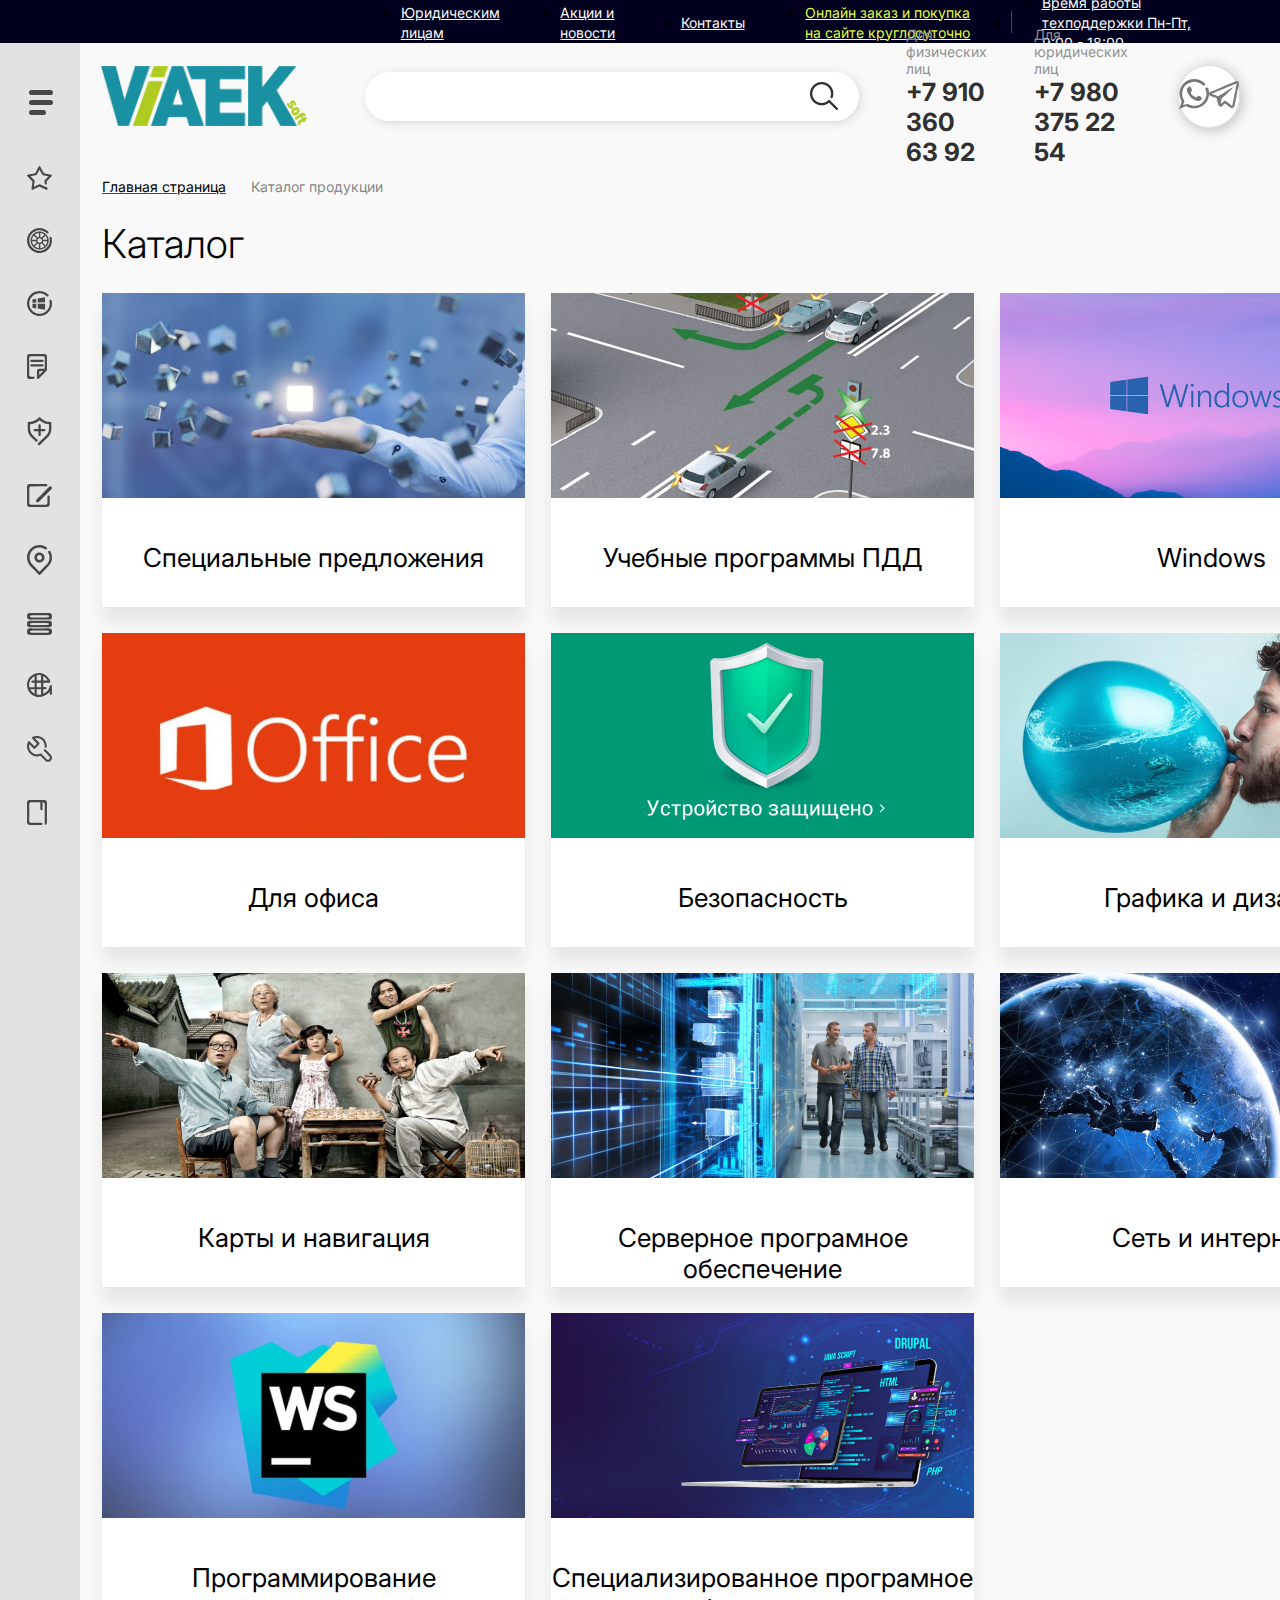
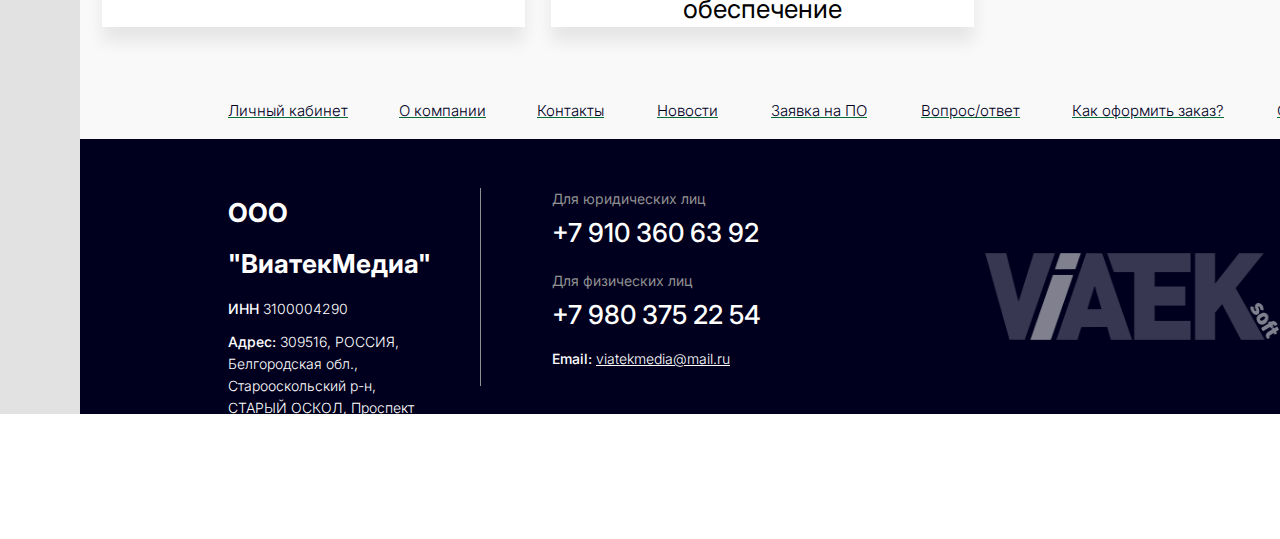
<file: catalog.html>
<!DOCTYPE html>
<html lang="en" xmlns="http://www.w3.org/1999/html">
<head>
    <meta charset="UTF-8">
    <title>Viatek</title>
    <meta name="viewport" content="width=device-width, initial-scale=1.0">
    <link rel="stylesheet" href="style.css">
    <link rel="stylesheet" href="https://cdn.jsdelivr.net/npm/swiper@8/swiper-bundle.min.css"/>
    <style>
        :root {
            --swiper-theme-color: #E3E2E7;
        }
        .swiper-horizontal>.swiper-pagination-bullets, .swiper-pagination-bullets.swiper-pagination-horizontal,
        .swiper-pagination-custom, .swiper-pagination-fraction  {
            left: 1025px;
        }

    </style>
</head>
<body>

<header>
    <div class="header-block">
        <nav>
            <ul id="nav-ul">
                <li><a href="#">Юридическим лицам</a></li>
                <li><a href="#">Акции и новости</a></li>
                <li><a href="#">Контакты</a></li>
                <li><a href="#">Онлайн заказ и покупка на сайте круглосуточно</a></li>
                <li><span></span></li>
                <li><a href="#">Время работы техподдержки Пн-Пт, 9:00 - 18:00</a></li>
            </ul>
        </nav>
    </div>
</header>

<main>
    <div class="container">
        <div class="container-wrapper">
            <aside id="aside">

                <div class="side-icon" id="sideIcon">
                    <!-- burger-->
                    <div id="burger-menu">
                        <span id="burger"></span>
                    </div>
                    <!---->

                <a href="#"><svg width="25" height="24" viewBox="0 0 25 24" fill="none" xmlns="http://www.w3.org/2000/svg">
                    <path class="icon-nav" fill-rule="evenodd" clip-rule="evenodd" d="M12.38 0L12.914 0.054C13.426 1.01 13.956 1.987 14.514 2.909C14.984 3.686 15.359 4.515 15.821 5.279C16.11 5.758 16.339 6.266 16.621 6.734C16.6747 6.9187 16.7761 7.08599 16.915 7.219C17.0963 7.2788 17.2845 7.31509 17.475 7.327C17.968 7.461 18.499 7.487 19.022 7.627C19.545 7.767 20.138 7.8 20.7 7.946C21.942 8.269 23.273 8.434 24.542 8.7C24.8004 8.99407 24.9605 9.36151 25 9.751C24.88 9.85478 24.7726 9.97225 24.68 10.101C24.3594 10.4068 24.0566 10.7306 23.773 11.071C23.514 11.418 23.098 11.671 22.839 12.014C22.6424 12.2706 22.4286 12.5135 22.199 12.741L21.906 13.01C21.5977 13.3948 21.2682 13.762 20.919 14.11C20.607 14.441 20.298 14.775 19.985 15.11C19.876 15.1699 19.7828 15.2549 19.7132 15.3581C19.6437 15.4612 19.5997 15.5795 19.585 15.703C19.6597 15.9841 19.6957 16.2741 19.692 16.565L19.852 17.665C19.8309 17.8184 19.7776 17.9656 19.6957 18.097C19.6137 18.2285 19.5049 18.3411 19.3765 18.4275C19.248 18.514 19.1027 18.5724 18.9501 18.5988C18.7975 18.6253 18.6411 18.6192 18.491 18.581C17.631 18.294 17.815 17.588 17.611 16.669L17.584 16.103C17.4757 15.608 17.431 15.1013 17.451 14.595C17.6681 14.4285 17.8572 14.2283 18.011 14.002C18.195 13.757 18.462 13.581 18.651 13.329L19.1 12.9C19.4056 12.6053 19.6909 12.2902 19.954 11.957L20.594 11.337C20.794 11.075 21.07 10.892 21.261 10.637C21.3389 10.5129 21.438 10.4035 21.554 10.314C21.5388 10.3007 21.52 10.2924 21.5 10.29C21.3391 10.231 21.1709 10.1946 21 10.182C20.581 10.067 20.134 10.033 19.693 9.913C19.014 9.728 18.293 9.681 17.585 9.482C17.176 9.366 16.716 9.337 16.278 9.213C16.0347 9.13558 15.7845 9.08134 15.531 9.051C15.4492 8.85771 15.3415 8.67639 15.211 8.512C15.011 8.188 14.842 7.855 14.651 7.542C14.228 6.85 13.898 6.134 13.477 5.442C13.162 4.928 12.8 4.4 12.54 3.852H12.513C12.3353 4.29282 12.1021 4.70918 11.819 5.091C11.284 5.97 10.826 6.891 10.298 7.758C10.118 8.058 9.965 8.358 9.791 8.647C9.7405 8.81122 9.64855 8.95965 9.524 9.078L3.655 10.37C3.66152 10.3812 3.67082 10.3905 3.682 10.397L6.59 13.497C6.86692 13.7572 7.12554 14.0362 7.364 14.332C7.44124 14.3782 7.50747 14.4407 7.55807 14.5152C7.60867 14.5896 7.64243 14.6742 7.657 14.763C7.6228 14.8858 7.60497 15.0125 7.604 15.14C7.504 15.585 7.526 16.067 7.417 16.54C7.273 17.165 7.303 17.852 7.15 18.506C7.063 18.877 7.083 19.288 6.99 19.691C6.90239 20.0624 6.84883 20.4409 6.83 20.822H6.884C7.115 20.6702 7.36655 20.5524 7.631 20.472C8.025 20.296 8.418 20.091 8.831 19.906C9.631 19.55 10.414 19.138 11.231 18.775C11.6479 18.5135 12.0961 18.3055 12.565 18.156C12.814 18.3095 13.0833 18.4273 13.365 18.506C13.887 18.738 14.423 18.965 14.965 19.206C16.735 19.992 18.573 20.753 20.328 21.576L20.541 23.219C20.4511 23.319 20.3708 23.4271 20.301 23.542C20.1691 23.6686 20.0152 23.7703 19.847 23.842C19.7641 23.9104 19.6604 23.9485 19.553 23.95C19.3395 23.8692 19.134 23.7687 18.939 23.65C18.539 23.474 18.167 23.278 17.792 23.111C16.518 22.544 15.304 21.953 14.03 21.387C13.654 21.22 13.278 21.024 12.883 20.848C12.7515 20.7628 12.6074 20.699 12.456 20.659C12.3498 20.7312 12.2326 20.7859 12.109 20.821C11.751 20.981 11.394 21.164 11.015 21.333C9.77 21.889 8.546 22.521 7.28 23.084C6.875 23.264 6.436 23.464 6.026 23.677C5.81948 23.8267 5.58254 23.9291 5.332 23.977C5.2 23.877 5.015 23.854 4.878 23.762C4.7337 23.6401 4.59989 23.5063 4.478 23.362L5.439 15.524C5.22425 15.3446 5.03574 15.1358 4.879 14.904C4.748 14.729 4.562 14.604 4.425 14.419C4.158 14.062 3.731 13.806 3.464 13.449C3.26736 13.1925 3.05353 12.9496 2.824 12.722L2.531 12.453C2.18562 12.0153 1.8111 11.6013 1.41 11.214C1.067 10.855 0.747 10.478 0.4 10.128C0.214572 10.0053 0.0741542 9.8256 0 9.616C0.027629 9.53784 0.0454323 9.45655 0.053 9.374C0.120441 9.11602 0.259456 8.88236 0.454 8.7L8.164 7.219C8.24722 6.99609 8.36426 6.78731 8.511 6.6C8.754 6.2 8.943 5.776 9.178 5.388C9.878 4.238 10.436 3.001 11.126 1.859C11.405 1.397 11.626 0.908 11.9 0.459C11.9358 0.296949 12.0311 0.154217 12.167 0.059C12.21 0.027 12.337 0.028 12.38 0Z"
                          fill="#474747"/></svg>
                </a>
                <a href="#"><svg width="25" height="25" viewBox="0 0 25 25" fill="none" xmlns="http://www.w3.org/2000/svg">
                    <path class="icon-nav1" fill-rule="evenodd" clip-rule="evenodd" d="M11.8246 0.0300046C14.8088 -0.11384 17.7462 0.812815 20.1077 2.643C20.3147 2.795 20.5077 2.936 20.7077 3.088L20.9177 3.326C21.0984 3.41386 21.2611 3.53458 21.3977 3.682C21.5569 3.95796 21.6144 4.28105 21.5599 4.59499C21.5054 4.90893 21.3426 5.19382 21.0997 5.4C20.0467 6.08801 19.2427 4.741 18.6687 4.331C17.6776 3.62443 16.5838 3.07435 15.4256 2.7C14.9927 2.558 14.5806 2.546 14.1046 2.433C13.4552 2.28617 12.7877 2.23629 12.1236 2.285C11.8056 2.356 11.4337 2.297 11.1037 2.374C10.3501 2.50534 9.60759 2.69389 8.88265 2.938C7.60778 3.42927 6.4425 4.1675 5.45369 5.11032C4.46489 6.05313 3.67203 7.18196 3.12065 8.432C2.94684 8.89068 2.79664 9.35796 2.67065 9.832C2.20252 11.4669 2.1612 13.1946 2.55065 14.85C2.8273 15.8996 3.24085 16.9083 3.78065 17.85C4.978 19.7607 6.75533 21.238 8.85265 22.066C9.35326 22.2383 9.86471 22.3772 10.3836 22.482C11.5628 22.7633 12.7853 22.8139 13.9837 22.631C14.6956 22.5038 15.3974 22.3253 16.0837 22.097C18.3992 21.1782 20.3279 19.4903 21.5457 17.317C22.0244 16.3911 22.3679 15.4014 22.5657 14.378C22.6397 14.093 22.5867 13.85 22.6557 13.547C22.7516 12.9782 22.7717 12.3991 22.7157 11.825L22.5657 10.637C22.4288 10.2983 22.3873 9.92861 22.4457 9.568C22.4971 9.39527 22.5873 9.23654 22.7093 9.10384C22.8313 8.97114 22.9819 8.86797 23.1497 8.80214C23.3175 8.73631 23.4981 8.70956 23.6777 8.72392C23.8574 8.73828 24.0314 8.79337 24.1867 8.885C24.7147 9.212 24.6157 9.821 24.7867 10.518C25.1204 12.2475 25.0277 14.0323 24.5167 15.718C24.3212 16.4023 24.0909 17.0762 23.8267 17.737C22.4051 20.7565 19.8487 23.0926 16.7137 24.237C15.9389 24.4926 15.1464 24.6911 14.3427 24.831L13.2027 24.95C12.6026 25.0069 11.9977 24.9871 11.4026 24.891C10.8146 24.758 10.2407 24.808 9.69165 24.653C8.9141 24.4382 8.15202 24.1709 7.41065 23.853C4.532 22.6006 2.2442 20.2906 1.01965 17.4C0.79965 16.9 0.69165 16.406 0.50965 15.855C0.33565 15.326 0.26065 14.694 0.11965 14.1L0.0596501 13.09C-0.027624 12.5482 -0.0174646 11.9952 0.0896501 11.457L0.14965 10.685C0.281751 9.89137 0.472269 9.10858 0.71965 8.34301C1.31841 6.69371 2.25123 5.18579 3.45969 3.91366C4.66816 2.64153 6.12624 1.63259 7.74265 0.950005C8.62066 0.621195 9.52353 0.363041 10.4426 0.178005L11.8246 0.0300046ZM12.6646 3.474C13.0195 3.47916 13.3722 3.52889 13.7147 3.622C13.9446 3.68 14.1217 3.648 14.3447 3.711C14.8943 3.84584 15.4356 4.01279 15.9656 4.211C16.3771 4.34871 16.7781 4.51581 17.1657 4.711C18.2698 5.36927 19.228 6.246 19.9814 7.2875C20.7349 8.329 21.2679 9.51334 21.5477 10.768C21.7729 12.0195 21.732 13.3044 21.4277 14.539C21.3605 14.9109 21.2703 15.2783 21.1577 15.639C20.7142 16.7809 20.048 17.8232 19.1979 18.7051C18.3477 19.5871 17.3305 20.291 16.2057 20.776C15.6021 21.0231 14.9798 21.2218 14.3447 21.37L13.4747 21.459C13.1023 21.5549 12.7178 21.595 12.3336 21.578C11.4027 21.4764 10.4801 21.3093 9.57265 21.078C7.36266 20.2506 5.55676 18.603 4.53065 16.478C4.28794 15.8862 4.07763 15.2817 3.90065 14.667C3.52281 13.4131 3.48143 12.0819 3.78065 10.807C3.83519 10.426 3.91537 10.0492 4.02065 9.679C4.52798 8.46856 5.19344 7.33066 5.99965 6.295C6.16715 6.10431 6.35876 5.93624 6.56965 5.795C6.79965 5.623 6.99965 5.388 7.23265 5.226C8.16273 4.58902 9.18492 4.09833 10.2636 3.771C10.7147 3.634 11.2157 3.607 11.6447 3.504C11.9841 3.54806 12.3284 3.53794 12.6646 3.474ZM11.9446 9V4.958C10.7494 4.95401 9.58737 5.35121 8.64465 6.086C8.31556 6.23325 8.01964 6.4455 7.77465 6.71C8.09311 6.92268 8.36804 7.19421 8.58465 7.51L9.03465 7.926C9.33965 8.226 9.63465 8.545 9.93465 8.846C10.1266 9.12249 10.3844 9.34688 10.6847 9.499C11.0634 9.243 11.4934 9.0727 11.9446 9ZM13.3246 4.962V8.967H13.3546V9C13.8331 9.1116 14.2967 9.27944 14.7357 9.5C14.921 9.2598 15.1322 9.04081 15.3657 8.847C15.5366 8.67801 15.6786 8.486 15.8456 8.313C16.1737 8.01452 16.4842 7.69732 16.7757 7.363C17.0498 7.15126 17.2923 6.9014 17.4957 6.621C17.1287 6.4487 16.7858 6.22917 16.4757 5.968C15.5463 5.33114 14.451 4.98006 13.3246 4.958V4.962ZM5.07165 11.847H9.09365C9.20646 11.3614 9.37771 10.8914 9.60365 10.447C9.16693 10.1431 8.79053 9.76056 8.49365 9.31901C8.1754 8.98905 7.83458 8.68164 7.47365 8.399C7.26458 8.12343 7.02281 7.87428 6.75365 7.657C6.64728 7.81607 6.51553 7.95661 6.36365 8.073C6.25865 8.215 6.15265 8.373 6.06365 8.518C5.45323 9.52435 5.11164 10.6707 5.07165 11.847ZM16.1717 11.847H20.1997C20.2477 9.88801 19.2507 8.858 18.5187 7.661H18.4887V7.69C17.7177 8.29732 17.0224 8.99498 16.4177 9.768C16.081 9.95239 15.8167 10.2453 15.6677 10.599C15.8313 10.7627 15.9606 10.9574 16.048 11.1717C16.1354 11.386 16.1791 11.6156 16.1767 11.847H16.1717ZM12.2997 10.3C12.1177 10.431 11.7636 10.4 11.5796 10.508C11.0394 10.8428 10.6355 11.3584 10.4396 11.963C10.3382 12.4797 10.4096 13.0155 10.6427 13.4877C10.8758 13.9599 11.2577 14.3423 11.7296 14.576C12.0343 14.7639 12.3957 14.8376 12.7497 14.784C13.1675 14.7252 13.5652 14.5675 13.9097 14.324C14.2543 14.0805 14.5357 13.7582 14.7306 13.384C15.4806 11.678 13.9517 10.289 12.2997 10.3ZM5.06665 13.21C5.01865 15.166 6.01665 16.199 6.74765 17.396H6.80765C7.01314 17.1627 7.24464 16.9537 7.49765 16.773L8.87865 15.259C9.2043 15.0841 9.45887 14.8012 9.59865 14.459C9.27017 14.1273 9.08675 13.6788 9.08865 13.212H5.07165L5.06665 13.21ZM16.1667 13.21C16.155 13.5896 16.041 13.9589 15.8366 14.279C15.7548 14.3511 15.6928 14.4431 15.6566 14.546C15.7012 14.6126 15.7413 14.6821 15.7767 14.754C15.9351 14.9267 16.1168 15.0765 16.3167 15.199C16.5526 15.4213 16.7732 15.6596 16.9767 15.912L17.6367 16.536C17.8725 16.873 18.1672 17.1647 18.5067 17.397C18.6123 17.2374 18.7442 17.0967 18.8967 16.981C19.0016 16.842 19.1077 16.681 19.1967 16.536C19.8081 15.5317 20.1492 14.3862 20.1867 13.211H16.1767L16.1667 13.21ZM11.9446 20.1V16.063C11.5732 16.0412 11.2128 15.9289 10.8947 15.736C10.8198 15.6564 10.7273 15.5954 10.6247 15.558C9.92465 16.229 9.24465 16.923 8.55365 17.607C8.25325 17.8311 7.99002 18.101 7.77365 18.407C7.89857 18.4998 8.00968 18.6099 8.10365 18.734C8.24965 18.843 8.40365 18.967 8.55365 19.061C9.57564 19.6936 10.7437 20.0515 11.9446 20.1ZM13.3246 16.062V20.1C14.6985 20.0366 16.0238 19.5721 17.1367 18.764L17.4967 18.378V18.32C17.2126 18.0993 16.9513 17.8507 16.7167 17.578L15.4267 16.331C15.2346 15.999 14.9398 15.7386 14.5866 15.589C14.1916 15.8082 13.7663 15.968 13.3246 16.063V16.062Z"
                          fill="#474747"/>
                </svg>
                </a>
                <a href="#"><svg width="25" height="25" viewBox="0 0 25 25" fill="none" xmlns="http://www.w3.org/2000/svg">
                    <path class="icon-nav2" fill-rule="evenodd" clip-rule="evenodd" d="M11.9483 0.0250033C14.9276 -0.135642 17.8608 0.813463 20.1813 2.689C20.7103 3.125 21.8053 3.57 21.5613 4.656C21.5384 4.81033 21.4842 4.95836 21.4022 5.09109C21.3202 5.22382 21.212 5.33845 21.0843 5.428C20.0263 6.106 19.1983 4.728 18.6243 4.307C17.127 3.25644 15.3946 2.58958 13.5793 2.365L12.1733 2.29C11.1184 2.38475 10.0758 2.58576 9.06129 2.89C7.31609 3.51604 5.77579 4.60827 4.60765 6.04809C3.4395 7.4879 2.68819 9.22025 2.43529 11.057C2.22723 12.3146 2.26972 13.6009 2.56029 14.842C2.80853 15.8735 3.20606 16.8633 3.74029 17.78C5.11322 20.0721 7.33025 21.7344 9.91529 22.41C10.9513 22.7439 12.0464 22.8543 13.1283 22.734C14.038 22.6566 14.9377 22.4891 15.8143 22.234C18.1818 21.3857 20.1731 19.7277 21.4363 17.553C22.0155 16.4891 22.4143 15.3364 22.6163 14.142L22.7413 12.723C22.9163 11.665 22.2203 10.36 22.4653 9.536C22.5232 9.36632 22.6188 9.21195 22.7448 9.08442C22.8709 8.9569 23.0241 8.85954 23.1931 8.79961C23.3621 8.73969 23.5425 8.71877 23.7207 8.7384C23.8989 8.75804 24.0704 8.81773 24.2223 8.913C24.6162 9.36756 24.8225 9.95494 24.7993 10.556C25.1053 12.3224 25.0026 14.1354 24.4993 15.856C23.9422 17.9124 22.8641 19.7903 21.3691 21.3082C19.8742 22.8261 18.0129 23.9327 15.9653 24.521C15.0137 24.7416 14.0491 24.9015 13.0773 25L12.0003 24.975L10.6703 24.875C9.52362 24.6578 8.40425 24.3154 7.33228 23.854C5.09413 22.8287 3.20877 21.1649 1.91292 19.0717C0.617068 16.9785 -0.0315105 14.5492 0.0486132 12.0886C0.128737 9.62807 0.933991 7.24603 2.36327 5.24157C3.79256 3.23711 5.78216 1.69957 8.08228 0.822003C8.86544 0.537176 9.67178 0.320701 10.4923 0.175003L11.9483 0.0250033ZM18.0223 6.275V11.355L10.7223 11.504V7.62L18.0223 6.275ZM5.44729 11.629V8.591L9.26229 7.744L9.23729 11.529L5.44729 11.629ZM18.0223 12.849V18.749L10.7223 17.579V12.874L18.0223 12.849ZM5.44729 12.874H9.26229V17.48L5.44729 16.733V12.873V12.874Z"
                          fill="#474747"/>
                </svg>
                </a>
                <a href="#"><svg width="20" height="25" viewBox="0 0 20 25" fill="none" xmlns="http://www.w3.org/2000/svg">
                    <path class="icon-nav3" fill-rule="evenodd" clip-rule="evenodd" d="M17.7386 14.7274V6.27421C17.7386 5.05969 17.8986 3.46776 17.3618 2.77824C16.8466 2.12018 15.133 2.29921 13.993 2.29921H5.68022C4.51062 2.29921 3.03222 2.16776 2.54742 2.87421C2.00022 3.6605 2.24022 6.2355 2.24022 7.56695V17.3855C2.24022 18.667 2.02022 20.8532 2.40502 21.8153C2.83302 22.8839 4.56982 22.654 6.03302 22.6532C6.46132 22.5956 6.89686 22.6707 7.28182 22.8686C7.4316 22.9982 7.54697 23.1635 7.61749 23.3493C7.68801 23.5352 7.71147 23.7359 7.68574 23.9332C7.66002 24.1305 7.58591 24.3183 7.47013 24.4795C7.35435 24.6407 7.20055 24.7702 7.02262 24.8565C6.20604 25.0026 5.37258 25.0267 4.54902 24.9282C2.87942 24.9282 1.27622 25.0815 0.544219 24.1379C-0.159781 23.2379 0.0234188 21.371 0.0234188 19.7581V3.85566C0.0234188 2.67743 -0.0293812 1.5976 0.447419 0.933886C1.28982 -0.241921 3.14182 0.0475953 5.08822 0.0475953L15.241 0.0234017C17.3666 0.0234017 18.8946 -0.213695 19.693 1.19679C20.1226 1.95566 19.9522 3.53953 19.9522 4.69276V15.2774C19.9973 15.6208 19.9813 15.9695 19.905 16.3073C19.4639 16.8894 18.9591 17.4196 18.4002 17.8879L14.8434 21.5274L12.2034 24.2331C12.077 24.468 11.884 24.6596 11.649 24.7833C11.414 24.907 11.1477 24.9572 10.8842 24.9274C10.6984 24.8876 10.5247 24.8039 10.3773 24.6832C10.2299 24.5625 10.113 24.4082 10.0362 24.2331C9.93311 23.6473 9.9172 23.0494 9.98902 22.4589V18.4629C9.92902 17.7682 9.95266 17.0688 10.0594 16.3799C10.1547 16.052 10.3202 15.7491 10.5441 15.4926C10.768 15.2361 11.0449 15.0322 11.3554 14.8952C12.0948 14.7132 12.8591 14.6565 13.617 14.7274H17.7394H17.7386ZM4.26422 5.69921H13.7842C15.0322 5.69921 16.893 5.4734 16.6586 6.92018C16.4634 8.12502 15.3146 7.95001 13.9498 7.95001H6.83142C5.89887 8.02901 4.9608 8.01307 4.03142 7.90243C3.87212 7.82747 3.73111 7.71814 3.61835 7.58218C3.50559 7.44621 3.42385 7.28693 3.3789 7.11561C3.33395 6.94428 3.32689 6.76509 3.35822 6.59071C3.38955 6.41633 3.45851 6.25102 3.56022 6.10647C3.75722 5.91325 3.99934 5.77319 4.26422 5.69921ZM4.26422 10.225H13.7842C15.033 10.225 16.893 9.9984 16.6586 11.446C16.4626 12.6557 15.2986 12.4758 13.9258 12.4758H6.80822C5.86666 12.574 4.91649 12.5499 3.98102 12.404C3.82882 12.3242 3.69537 12.2124 3.58967 12.0762C3.48397 11.9399 3.40849 11.7824 3.3683 11.6143C3.32812 11.4461 3.32417 11.2712 3.35672 11.1014C3.38928 10.9316 3.45758 10.7708 3.55702 10.6299C3.75519 10.4371 3.99844 10.2978 4.26422 10.225ZM13.9442 16.9992C13.5237 17.0601 13.1125 17.1742 12.7202 17.3387C11.9882 17.8887 12.1906 19.7468 12.2018 21.0266L16.1362 17.0032H13.9458L13.9442 16.9992Z"
                          fill="#474747"/>
                </svg>
                </a>
                <a href="#"><svg width="25" height="29" viewBox="0 0 25 29" fill="none" xmlns="http://www.w3.org/2000/svg">
                    <path class="icon-nav4" fill-rule="evenodd" clip-rule="evenodd" d="M22.8004 4.85004C22.8001 4.87713 22.8089 4.90355 22.8254 4.92504C23.0233 4.83875 23.2463 4.82983 23.4504 4.90004C23.6535 4.9478 23.8398 5.04976 23.9895 5.19504C24.1392 5.34033 24.2466 5.5235 24.3004 5.72504C24.3462 5.97239 24.3546 6.2252 24.3254 6.47504V8.22504C24.3364 9.07104 24.3504 10.014 24.3504 10.9C24.3816 11.3249 24.3732 11.7517 24.3254 12.175V12.65L24.2254 13.6C24.1114 14.073 24.0734 14.569 23.9254 15.025C23.649 15.9749 23.2631 16.8893 22.7754 17.75C22.138 18.8549 21.3181 19.8439 20.3504 20.675L20.1004 20.95C19.8583 21.2007 19.5993 21.4346 19.3254 21.65L19.0004 22C18.7737 22.2328 18.5315 22.45 18.2754 22.65L17.8004 23.15C17.5266 23.3656 17.2676 23.5994 17.0254 23.85L16.7504 24.15C16.3264 24.4897 15.9256 24.8571 15.5504 25.25C15.0985 25.7404 14.6141 26.1998 14.1004 26.625C13.9094 26.769 13.7724 26.976 13.5754 27.125C13.2544 27.368 13.0244 27.76 12.7004 28C12.5278 28.1303 12.3261 28.2166 12.1126 28.2514C11.8992 28.2863 11.6805 28.2687 11.4754 28.2C11.3164 28.1301 11.1742 28.0269 11.0584 27.8976C10.9425 27.7682 10.8556 27.6155 10.8035 27.4498C10.7514 27.2841 10.7354 27.1092 10.7564 26.9367C10.7774 26.7643 10.8351 26.5984 10.9254 26.45C11.2114 26.1031 11.5389 25.7924 11.9004 25.525L12.3754 25.025C12.6494 24.8096 12.9083 24.5757 13.1504 24.325L13.4004 24.05C13.5688 23.911 13.7275 23.7607 13.8754 23.6C13.8964 23.579 13.9574 23.571 13.9754 23.55C13.9934 23.529 13.9754 23.474 14.0004 23.45C14.2077 23.2309 14.4335 23.0302 14.6754 22.85C14.8664 22.706 15.0034 22.499 15.2004 22.35L15.6254 21.9C15.9968 21.5201 16.389 21.1612 16.8004 20.825L17.2754 20.325C17.5493 20.1095 17.8083 19.8757 18.0504 19.625L18.3254 19.325C19.736 18.2206 20.8168 16.7507 21.4504 15.075C22.2504 13.114 21.9944 9.93704 22.0004 7.22504C21.05 7.2394 20.1038 7.09578 19.2004 6.80004C18.7784 6.66204 18.4004 6.61304 18.0004 6.45004C16.8539 5.98847 15.7498 5.42803 14.7004 4.77504C14.1584 4.43204 13.6734 4.07004 13.1754 3.70004C12.9433 3.56551 12.7326 3.39698 12.5504 3.20004H12.5254V3.22504C12.3678 3.34065 12.2176 3.46589 12.0754 3.60004C11.7174 3.86604 11.3624 4.14504 11.0004 4.40004C9.88772 5.15047 8.69754 5.77908 7.45043 6.27504C6.07849 6.87925 4.59935 7.20229 3.10043 7.22504V10.95C3.04513 12.0065 3.12919 13.0656 3.35043 14.1C3.8586 16.1372 5.02796 17.9484 6.67543 19.25L7.10043 19.7C7.47179 20.08 7.86407 20.4388 8.27543 20.775L8.60043 21.125C8.82719 21.3578 9.0694 21.5749 9.32543 21.775L9.80043 22.275C10.1111 22.4855 10.3749 22.7579 10.5754 23.075C10.6789 23.3144 10.7056 23.58 10.6519 23.8352C10.5982 24.0904 10.4667 24.3227 10.2754 24.5C10.0739 24.6441 9.83657 24.7297 9.58952 24.7473C9.34246 24.765 9.09534 24.714 8.87543 24.6C8.57543 24.41 8.38043 24.062 8.10043 23.85C7.51143 23.4 7.06543 22.8 6.47543 22.35L6.00043 21.85C5.71769 21.6267 5.45041 21.3845 5.20043 21.125L4.92543 20.825C4.43524 20.4526 3.99791 20.0152 3.62543 19.525C3.26943 19.053 2.84943 18.613 2.52543 18.1C1.79375 16.8666 1.26216 15.5249 0.950427 14.125C0.731018 12.7617 0.663939 11.3782 0.750427 10C0.750427 9.02104 0.772427 7.98904 0.775427 7.05004C0.702425 6.55942 0.719368 6.0596 0.825427 5.57504C0.924221 5.37979 1.06926 5.21165 1.24792 5.08529C1.42657 4.95892 1.63341 4.87816 1.85043 4.85004C1.96924 4.84369 2.08814 4.86068 2.20043 4.90004C2.31443 4.86825 2.43208 4.85144 2.55043 4.85004C2.89002 4.90333 3.23584 4.90333 3.57543 4.85004C3.80843 4.79704 4.07543 4.81304 4.32543 4.75004C5.082 4.58811 5.82566 4.37086 6.55043 4.10004C7.96226 3.48408 9.29648 2.70368 10.5254 1.77504C10.7544 1.60704 10.9504 1.36904 11.1754 1.20004C11.2275 1.17947 11.2777 1.15437 11.3254 1.12504L11.4754 0.725041C11.5968 0.571079 11.7478 0.443062 11.9196 0.348584C12.0914 0.254106 12.2804 0.195091 12.4754 0.175041C12.6944 0.162192 12.913 0.206063 13.1101 0.302412C13.3072 0.398761 13.4761 0.544329 13.6004 0.725041C13.6714 0.839041 13.6504 0.975041 13.7254 1.10004C13.835 1.19282 13.9521 1.27644 14.0754 1.35004C14.4384 1.62204 14.7754 1.96104 15.1504 2.22504C16.4361 3.15219 17.8513 3.88505 19.3504 4.40004C20.0254 4.62404 20.7384 4.68104 21.5004 4.85004C21.9326 4.89392 22.3682 4.89392 22.8004 4.85004ZM13.7254 11.925H16.4004C16.9798 11.8079 17.5819 11.9248 18.0754 12.25C18.2037 12.3605 18.3044 12.4994 18.3695 12.6556C18.4346 12.8119 18.4623 12.9812 18.4504 13.15C18.427 13.3819 18.3399 13.6027 18.1987 13.788C18.0575 13.9733 17.8677 14.1159 17.6504 14.2C17.2299 14.2764 16.8007 14.2933 16.3754 14.25H13.7254C13.7334 15.158 13.7418 16.0664 13.7504 16.975C13.7953 17.4096 13.77 17.8485 13.6754 18.275C13.5926 18.4579 13.4681 18.6188 13.3118 18.7447C13.1554 18.8706 12.9717 18.9581 12.7754 19C12.6066 19.0299 12.4332 19.0206 12.2685 18.973C12.1038 18.9253 11.9522 18.8405 11.8254 18.725C11.3354 18.366 11.4004 17.774 11.4004 16.95V14.25H8.75043C8.44877 14.3142 8.13696 14.314 7.83539 14.2494C7.53383 14.1848 7.2493 14.0572 7.00043 13.875C6.86637 13.7593 6.76392 13.6114 6.7027 13.4453C6.64148 13.2791 6.62349 13.1001 6.65043 12.925C6.68279 12.7418 6.75572 12.5682 6.86386 12.4168C6.97199 12.2654 7.11262 12.1401 7.27543 12.05C7.72091 11.9175 8.18834 11.875 8.65043 11.925H11.4004V9.30004C11.4004 8.38104 11.3284 7.84404 11.8754 7.45004C11.994 7.34668 12.1338 7.27069 12.2851 7.22749C12.4363 7.18428 12.5952 7.17491 12.7504 7.20004C12.9485 7.23767 13.1342 7.3235 13.2911 7.44994C13.4481 7.57639 13.5715 7.73957 13.6504 7.92504C13.7446 8.3516 13.7699 8.79048 13.7254 9.22504V11.925Z"
                          fill="#474747"/>
                </svg>
                </a>
                <a href="#"><svg width="25" height="23" viewBox="0 0 25 23" fill="none" xmlns="http://www.w3.org/2000/svg">
                    <path class="icon-nav5" fill-rule="evenodd" clip-rule="evenodd" d="M17.0073 0.0660144C17.8653 0.0510144 19.3253 -0.119986 19.9003 0.232014C20.0455 0.339046 20.1657 0.47635 20.2526 0.634424C20.3395 0.792497 20.391 0.967565 20.4035 1.14751C20.4161 1.32745 20.3894 1.50798 20.3253 1.67658C20.2612 1.84519 20.1612 1.99786 20.0323 2.12401C19.4113 2.59801 16.6673 2.35701 15.5583 2.35601L3.55328 2.42301C2.02228 2.77001 2.30028 4.68601 2.30028 6.53801V15.267C2.17734 16.6816 2.19946 18.105 2.36628 19.515C2.70928 20.951 4.60628 20.677 6.34628 20.677H15.4583C16.7753 20.677 18.6353 20.907 19.6363 20.477C20.8483 19.957 20.4263 15.655 20.4253 13.806C20.4359 13.2973 20.4469 12.7883 20.4583 12.279C20.5457 12.0648 20.6942 11.881 20.8852 11.7505C21.0763 11.62 21.3015 11.5485 21.5329 11.545C21.7642 11.5415 21.9915 11.6061 22.1864 11.7307C22.3814 11.8553 22.5354 12.0345 22.6293 12.246C22.7842 13.5584 22.808 14.8829 22.7003 16.2C22.7003 18.084 23.0563 21 22.2073 22.108C21.4833 23.05 20.1073 22.971 18.4243 22.971H4.01328C2.77928 22.971 1.61328 23.031 0.92128 22.506C-0.24572 21.622 0.0662798 19.206 0.0662798 17.163L0.0332798 5.11101C0.0332798 2.81101 -0.16672 0.905014 1.44728 0.232014C2.33728 -0.137986 4.06628 0.100014 5.20028 0.100014H13.5883L17.0073 0.0660144ZM23.2243 2.29001C23.5336 2.26994 23.8422 2.33864 24.1138 2.48804C24.3854 2.63743 24.6087 2.86131 24.7573 3.13331C24.906 3.40531 24.9739 3.71412 24.953 4.02338C24.932 4.33265 24.8232 4.62951 24.6393 4.87901L13.8823 15.8C13.1243 16.565 11.2173 19.26 9.67128 18.09C7.72828 16.619 10.8633 14.463 11.5463 13.609L18.9803 6.10901C20.2433 4.83301 21.5173 3.06101 23.2243 2.29001Z"
                          fill="#474747"/>
                </svg>
                </a>
                <a href="#"><svg width="25" height="30" viewBox="0 0 25 30" fill="none" xmlns="http://www.w3.org/2000/svg">
                    <path class="icon-nav6" fill-rule="evenodd" clip-rule="evenodd" d="M12.2197 0.0309696C14.4914 -0.0468364 16.7373 0.532689 18.6877 1.69997C19.3257 2.08497 20.4097 2.58797 19.9007 3.77397C19.749 4.07635 19.4872 4.30906 19.1691 4.42421C18.851 4.53936 18.5008 4.52818 18.1907 4.39297C18.0425 4.28598 17.9082 4.16103 17.7907 4.02097C16.9496 3.48535 16.0223 3.09901 15.0497 2.87897C12.3807 2.23113 9.56376 2.66539 7.21374 4.08697C5.98863 4.86357 4.94857 5.89919 4.16674 7.12097C3.61528 7.96423 3.18602 8.88133 2.89174 9.84497C2.32601 12.1385 2.53378 14.5547 3.48274 16.718C3.85335 17.5429 4.33443 18.3137 4.91274 19.009L6.71274 20.743L10.4127 24.737L12.4647 26.873L12.8377 26.532L15.3877 23.839L18.3417 20.712C18.8847 20.04 19.6707 19.558 20.2417 18.912C20.9598 18.0539 21.5274 17.0805 21.9207 16.033C22.6175 14.0622 22.715 11.9291 22.2007 9.90297C22.0126 9.24946 21.7842 8.60824 21.5167 7.98297C21.3713 7.80295 21.2463 7.60743 21.1437 7.39997C21.0681 7.15385 21.0684 6.89067 21.1444 6.6447C21.2205 6.39872 21.3689 6.18135 21.5703 6.0209C21.7716 5.86044 22.0166 5.76433 22.2734 5.74508C22.5301 5.72583 22.7867 5.78433 23.0097 5.91297C23.4701 6.37275 23.7932 6.95175 23.9427 7.58497C24.9519 9.96901 25.2121 12.6036 24.6887 15.139C23.4297 20.092 20.2477 21.875 17.5367 25.232L16.2307 26.532C15.7197 27.165 13.3677 29.844 12.6547 29.969C12.3711 29.9732 12.0916 29.9012 11.8453 29.7604C11.5991 29.6197 11.3951 29.4154 11.2547 29.169L8.27074 26.037C5.66574 23.262 2.39974 20.805 0.870736 17C0.486732 15.8759 0.226198 14.7134 0.093736 13.533C-0.0729867 12.2702 0.00064075 10.9873 0.310736 9.75197C0.761663 7.74081 1.70519 5.87319 3.05654 4.31693C4.40788 2.76066 6.1247 1.56452 8.05274 0.83597C8.91311 0.530859 9.79894 0.302959 10.6997 0.15497L12.2197 0.0309696ZM11.9707 7.52297C15.8997 7.46997 18.8377 10.905 17.0387 14.737C16.6385 15.5328 16.0383 16.211 15.2968 16.7049C14.5554 17.1987 13.6984 17.4913 12.8097 17.554C9.56574 18.054 6.63074 14.354 7.64774 11.083C7.8719 10.3483 8.25978 9.67403 8.78219 9.11092C9.30459 8.54781 9.94791 8.11053 10.6637 7.83197L11.9707 7.52297ZM12.2507 10.031C11.2157 10.445 10.5507 10.602 10.1367 11.61C9.94055 12.1141 9.91382 12.6685 10.0606 13.1891C10.2074 13.7098 10.5197 14.1686 10.9503 14.4961C11.3809 14.8236 11.9064 15.002 12.4474 15.0043C12.9884 15.0066 13.5154 14.8328 13.9488 14.5091C14.3823 14.1853 14.6985 13.7293 14.8498 13.2099C15.0011 12.6905 14.9791 12.1359 14.7873 11.6301C14.5955 11.1243 14.2442 10.6946 13.7866 10.4061C13.329 10.1176 12.7898 9.98592 12.2507 10.031Z"
                          fill="#474747"/>
                </svg>
                </a>
                <a href="#"><svg width="25" height="22" viewBox="0 0 25 22" fill="none" xmlns="http://www.w3.org/2000/svg">
                    <path class="icon-nav7" fill-rule="evenodd" clip-rule="evenodd" d="M1.32103 0L1.59203 0.0267143L1.32103 0ZM23.408 0L23.679 0.0267143L23.408 0ZM10.095 0.0267143H19.546C21.178 0.0267143 22.914 -0.0832857 23.846 0.458071C24.908 1.07329 24.93 2.068 24.93 3.5585C25.0087 4.18743 24.917 4.82232 24.661 5.42143C23.772 6.81607 21.888 6.60786 19.309 6.60786H6.91103C5.15803 6.60786 2.61103 6.88364 1.42303 6.31164C0.150033 5.69329 0.100033 4.67971 0.100033 3.0195C0.0383546 2.45751 0.106104 1.89139 0.300033 1.34829C0.473437 1.03729 0.734611 0.761353 1.06379 0.541375C1.39296 0.321396 1.78151 0.163136 2.20003 0.0785714L10.095 0.0267143ZM2.84603 2.23771L2.87903 2.56143L2.84603 2.23771ZM5.18303 2.23771C4.50703 2.43571 3.90003 2.30764 3.42103 2.61486C2.27203 3.35657 3.48003 4.23343 4.53903 4.3945L17.514 4.42121C19.406 4.42121 21.759 4.67893 22.053 3.39979C22.334 2.178 19.66 2.24007 18.225 2.24086H5.18303V2.23771ZM2.84603 4.15171L2.87903 4.42121L2.84603 4.15171ZM1.38903 6.6055H1.52403V6.63221L1.38903 6.6055ZM23.476 6.6055H23.612V6.63221L23.476 6.6055ZM1.25303 7.6835L1.69303 7.71021L1.25303 7.6835ZM23.34 7.6835L23.78 7.71021L23.34 7.6835ZM2.50703 7.711H17.751C19.856 7.711 22.741 7.44936 23.951 8.19657C24.951 8.81336 24.933 9.85757 24.933 11.297C24.9808 11.7837 24.9472 12.2731 24.833 12.7529C24.172 14.4273 22.018 14.2898 19.244 14.2898H6.84303C4.72703 14.2898 2.19903 14.4956 1.01603 13.7508C0.634638 13.4816 0.352731 13.1366 0.200033 12.7521C-0.0590446 11.5366 -0.0360067 10.2943 0.268033 9.08521C0.713033 8.22957 1.43203 8.08421 2.50703 7.711ZM5.38603 9.8945C4.71203 10.1027 3.99203 9.95028 3.48603 10.2449C2.36503 10.9018 3.36903 11.8651 4.40103 12.0521C5.84046 12.1836 7.29301 12.2018 8.73703 12.1063H17.511C19.443 12.1063 21.678 12.342 22.05 11.0849C22.404 9.88821 19.628 9.89843 18.29 9.89843H5.38603V9.8945ZM2.84503 9.92121L2.87903 10.2449L2.84503 9.92121ZM2.84503 12.1047L3.31903 12.078H2.87903L2.84503 11.8085V12.1047ZM1.38903 15.3411H1.52403V15.3678L1.38903 15.3411ZM20.123 15.3678C22.087 15.3474 23.578 15.3552 24.391 16.2321C24.6318 16.5 24.8043 16.802 24.899 17.1215C25.0417 18.1884 25.0303 19.2646 24.865 20.3296C24.7246 20.7052 24.4688 21.0479 24.12 21.3274C23.009 22.2082 20.253 21.9474 18.056 21.9474L5.96203 21.9741C2.98603 21.9741 0.871033 22.1988 0.169033 20.3296C0.0734445 19.8658 0.0502732 19.3945 0.100033 18.9263C0.100033 17.3659 0.134033 16.3578 1.28603 15.7449C2.23403 15.2405 4.18603 15.3945 5.75803 15.3945H15.958L20.123 15.3678ZM2.84603 17.5788L2.88003 17.9025L2.84603 17.5788ZM5.21703 17.5788C4.51703 17.7854 3.86503 17.6409 3.38803 17.9834C2.35303 18.7259 3.48803 19.5792 4.50603 19.7356L17.48 19.7623C19.388 19.7623 21.709 20.0239 22.053 18.7644C22.388 17.5387 19.665 17.578 18.259 17.578H5.21703V17.5788ZM2.84603 19.4928L2.88003 19.7623L2.84603 19.4928ZM1.38903 21.9458L1.55803 21.9725L1.38903 21.9458ZM23.476 21.9458L23.645 21.9725L23.476 21.9458Z"
                          fill="#474747"/>
                </svg>
                </a>
                <a href="#"><svg width="25" height="24" viewBox="0 0 25 24" fill="none" xmlns="http://www.w3.org/2000/svg">
                    <path class="icon-nav8" fill-rule="evenodd" clip-rule="evenodd" d="M16.255 9.79302C16.265 11.2437 16.275 12.6947 16.285 14.146C17.643 14.116 19.328 13.82 19.572 15.023C19.898 16.63 17.585 16.351 16.255 16.323V20.823L17.401 20.249C19.4812 19.1164 21.1323 17.3325 22.101 15.171C22.49 14.26 22.586 11.648 24.031 11.937C24.2178 11.9768 24.3922 12.0612 24.5392 12.1831C24.6862 12.305 24.8014 12.4608 24.875 12.637C24.9929 13.3056 25.0131 13.9877 24.935 14.662C24.925 16.2034 24.915 17.745 24.905 19.287C24.79 20.013 25.07 20.932 24.724 21.403C24.6045 21.5412 24.4541 21.6493 24.285 21.7186C24.1159 21.7878 23.9329 21.8162 23.7508 21.8015C23.5686 21.7868 23.3925 21.7294 23.2367 21.6339C23.0809 21.5384 22.9498 21.4076 22.854 21.252C22.6921 20.3138 22.6618 19.3576 22.764 18.411L22.704 18.441C22.1847 19.3136 21.4855 20.0656 20.653 20.647C17.81 22.916 13.436 25.015 8.44003 23.458C3.89303 22.038 1.01103 18.635 0.121031 13.511C-0.062914 12.3487 -0.0527764 11.164 0.151031 10.005C0.486123 7.90757 1.37979 5.93904 2.73819 4.30615C4.09659 2.67325 5.8696 1.43625 7.87103 0.72502C10.2112 -0.088929 12.7397 -0.193298 15.139 0.42502C18.1399 1.29417 20.6828 3.30064 22.226 6.01702C22.603 6.64502 23.706 8.49802 23.191 9.34202C22.775 10.024 22.012 9.76502 21.05 9.76502L16.255 9.79302ZM14.083 7.61702V3.74802C14.1544 3.29525 14.134 2.83275 14.023 2.38802C12.6184 2.02778 11.1456 2.02778 9.74103 2.38802L9.77103 7.61702H14.083ZM7.60003 14.146V9.79302C6.28803 9.82202 4.04203 10.107 4.31303 8.58402C4.53403 7.34302 6.15403 7.58402 7.60003 7.61702V3.17402C6.72731 3.51856 5.94377 4.05596 5.30803 4.74602C4.02198 5.9063 3.07181 7.39124 2.55717 9.04512C2.04253 10.699 1.98238 12.4609 2.38303 14.146H7.60003ZM16.255 7.61702L20.628 7.58702V7.55702C19.7023 5.64755 18.1624 4.10411 16.255 3.17402V7.61702ZM9.77103 9.79302V14.146H14.083V9.79302H9.77103ZM7.60003 16.322L3.16703 16.352C4.10399 18.2816 5.66641 19.8374 7.60003 20.766V16.322ZM9.77103 16.322V21.551C11.2061 21.8323 12.683 21.8221 14.114 21.521C14.104 19.7877 14.094 18.0544 14.084 16.321H9.77103V16.322Z"
                          fill="#474747"/>
                </svg>
                </a>
                <a href="#"><svg width="25" height="27" viewBox="0 0 25 27" fill="none" xmlns="http://www.w3.org/2000/svg">
                    <path class="icon-nav9" fill-rule="evenodd" clip-rule="evenodd" d="M9.28738 1.00003C11.3948 0.855995 13.4911 1.40864 15.2509 2.57223C17.0107 3.73581 18.3357 5.44528 19.0204 7.4354C19.3094 8.19924 20.3684 11.8621 19.3544 12.6289C19.2117 12.7234 19.0498 12.785 18.8802 12.8093C18.7107 12.8337 18.5379 12.8202 18.3742 12.7697C18.2106 12.7193 18.0603 12.6332 17.9342 12.5177C17.8082 12.4022 17.7095 12.2603 17.6454 12.1021V10.2617C17.5145 9.38335 17.2774 8.52397 16.9394 7.7023C16.2082 6.02781 14.9011 4.6681 13.2531 3.86777C11.6051 3.06743 9.72443 2.879 7.94938 3.33636L11.2554 6.83688C11.7717 7.226 12.1912 7.72828 12.4814 8.3048C12.5019 8.61205 12.4365 8.91895 12.2922 9.19132C12.148 9.46368 11.9306 9.69082 11.6644 9.84742L8.61838 13.0054C8.28838 13.3489 7.92038 14.1138 7.13238 13.9465C6.49626 13.6437 5.9658 13.158 5.60938 12.5522L2.34038 9.16624L2.26638 9.20408C2.03708 10.4726 2.02457 11.7705 2.22938 13.0432C3.01038 16.1932 6.31438 20.0373 10.6614 19.2903C11.438 19.1821 12.1988 18.9815 12.9274 18.6928L13.8934 18.2038L19.9114 24.451C20.3443 24.6946 20.8519 24.7717 21.3381 24.6676C21.8242 24.5636 22.2552 24.2856 22.5494 23.8863C22.7327 23.5098 22.8248 23.0958 22.8184 22.6774C22.812 22.2591 22.7072 21.848 22.5124 21.4773V21.3986C22.1534 21.062 21.7774 20.8011 21.4354 20.4575L18.2004 17.1074C17.7254 16.6264 16.2164 15.5956 16.9744 14.548C17.9194 13.2424 19.4264 15.3387 19.9464 15.8655L22.1004 18.1242C23.4004 19.4417 25.6874 21.0779 24.7374 24.0327C24.5729 24.5621 24.2997 25.0517 23.9351 25.4704C23.5705 25.889 23.1226 26.2277 22.6196 26.4648C22.1166 26.7019 21.5697 26.8323 21.0134 26.8477C20.4572 26.8631 19.9038 26.7632 19.3884 26.5543C18.5892 26.147 17.901 25.5532 17.3824 24.8235L13.4104 20.7961C12.6634 20.9953 11.9194 21.2413 11.0704 21.3936C6.27038 22.28 2.52138 18.6271 1.11538 15.8237C0.0993819 13.7469 -0.213579 11.3982 0.223378 9.12939C0.467817 8.11278 0.829206 7.12765 1.30038 6.19354C1.68605 6.1685 2.07335 6.19395 2.45238 6.26923L7.31838 11.3124L8.24738 10.4091L9.99338 8.56871L9.84438 8.41435L6.12938 4.4627C5.7064 4.14836 5.35248 3.75116 5.08938 3.29553V2.27973C5.77938 2.01085 6.49538 1.58262 7.28138 1.33863L9.28738 1.00003Z"
                          fill="#474747"/>
                </svg>
                </a>
                <a href="#"><svg width="20" height="25" viewBox="0 0 20 25" fill="none" xmlns="http://www.w3.org/2000/svg">
                    <path class="icon-nav10" fill-rule="evenodd" clip-rule="evenodd" d="M15.5432 2.33982V8.27028C15.5432 9.3195 15.4984 10.4914 14.36 10.3375C13.2216 10.1836 13.3416 9.157 13.3424 7.88903C13.3334 6.03956 13.3243 4.1906 13.3152 2.34216H5.88724C4.81204 2.34216 3.36964 2.21325 2.75124 2.69607C2.05844 3.23591 2.28324 5.89919 2.28324 7.18435V17.8726C2.28324 19.2133 2.01764 21.3367 2.61364 22.1695C3.06164 22.7945 4.25524 22.7164 5.33364 22.7164H12.24C13.5616 22.7164 15.112 22.4625 15.4312 23.4781C15.9432 25.107 14.0504 24.9742 12.6528 24.9742H4.62164C3.36804 24.9742 1.82964 25.1218 1.07284 24.6203C-0.251963 23.7414 0.0800374 21.2367 0.0800374 19.0695V6.80075C0.0800374 5.37419 -0.159963 2.38747 0.272837 1.38747C0.932837 -0.121903 2.46164 0.0780972 4.59444 0.0780972H14.3056C15.3976 0.0780972 17.5056 -0.110965 18.3768 0.156222C20.3024 0.757003 19.9448 2.91482 19.9448 5.35232V19.2875C19.9448 21.5703 20.372 24.5851 18.3488 24.864C18.2109 24.7942 18.0888 24.698 17.9896 24.5813C17.8904 24.4646 17.8161 24.3296 17.7712 24.1843C17.7622 22.6609 17.7531 21.1375 17.744 19.614C17.735 15.4614 17.7259 11.3083 17.7168 7.15466C17.7168 4.44607 18.4 2.32888 15.5432 2.33982Z"
                          fill="#474747"/>
                </svg>
                </a>
                </div>
                <div class="nav-text" id="navText">
                    <img src="img/logo_white.png" alt="">
                    <a href="#">Спец. предложения</a>
                    <a href="#">ПДД</a>
                    <a href="#">Windows</a>
                    <a href="#">Для офиса</a>
                    <a href="#">Безопасность</a>
                    <a href="#">Графика и дизайн</a>
                    <a href="#">Карты и навигация</a>
                    <a href="#">Серверное ПО</a>
                    <a href="#">Сеть и интернет</a>
                    <a href="#">Программирование</a>
                    <a href="#">Специализированное ПО</a>
                </div>
            </aside>

            <div class="first-page-sale">
                <section class="viatek">
                    <img class="logo" src="img/logo.png" alt="">
                    <form id="search">
                        <input id="search-input" type="text">
                        <button id="search-button" type="submit"></button>
                    </form>

                    <div class="number-fiz">
                        <p>Для физических лиц</p>
                        <h3>+7 910 360 63 92</h3>
                    </div>
                    <div class="number-yr">
                        <p>Для юридических лиц</p>
                        <h3>+7 980 375 22 54</h3>
                    </div>

                    <div class="social-icon">
                        <div class="social-icon-whats">
                            <svg width="30" height="30" viewBox="0 0 30 30" fill="none" xmlns="http://www.w3.org/2000/svg">
                                <path fill-rule="evenodd" clip-rule="evenodd" d="M14.439 0.0470007C17.9709 -0.128113 21.4497 0.96023 24.252 3.117C24.978 3.65 26.907 4.727 25.934 6.14C25.6851 6.43289 25.334 6.61999 24.9521 6.66327C24.5702 6.70655 24.1861 6.60276 23.878 6.373L22.944 5.4C21.2486 4.0982 19.2587 3.23408 17.15 2.884C16.3867 2.69282 15.5968 2.63063 14.813 2.7C10.192 3.454 7.529 4.709 5.327 7.816C4.33006 9.29241 3.66021 10.9649 3.36236 12.7213C3.06451 14.4777 3.14553 16.2775 3.6 18C3.87071 18.9236 4.2465 19.8131 4.72 20.651L5.327 21.628C5.603 22.728 4.34 25.295 3.972 26.047C5.022 25.803 7.702 24.705 8.925 24.977L10.28 25.677L12.943 26.514C14.6602 26.8477 16.429 26.8084 18.1296 26.3988C19.8303 25.9892 21.423 25.2189 22.8 24.14C24.813 22.605 28.042 18.166 27.379 14.093L27.1 12.047C26.9 11.259 26.157 10.287 26.446 9.347C26.5409 9.11115 26.6967 8.90476 26.8976 8.74898C27.0985 8.5932 27.3372 8.49362 27.5893 8.46045C27.8413 8.42727 28.0976 8.4617 28.332 8.5602C28.5664 8.6587 28.7703 8.81773 28.923 9.021C30.466 11.453 30.157 17.032 29.11 19.672C28.257 22.0545 26.7942 24.1717 24.8673 25.8121C22.9405 27.4526 20.6171 28.559 18.129 29.021C16.4095 29.403 14.6325 29.4506 12.895 29.161C11.6802 28.943 10.491 28.6008 9.346 28.14L7.846 27.349C7.00794 27.2626 6.16295 27.4243 5.416 27.814C3.516 28.471 1.826 29.437 0 30V29.954C0.922 27.675 2.335 25.254 2.523 22.419C2.572 21.681 1.837 20.911 1.588 20.326L0.7 17.349C0.243334 14.8631 0.438148 12.3014 1.26547 9.91317C2.0928 7.52495 3.52444 5.39166 5.421 3.721C7.10293 2.3237 9.03863 1.26401 11.122 0.600001C12.07 0.312001 13.483 0.420001 14.439 0.0470007ZM10.187 7.581L11.542 7.767C11.991 9.067 12.972 10.057 13.042 11.767C12.3924 12.2058 11.9268 12.8682 11.734 13.628C12.2327 14.8336 13.0012 15.9087 13.9806 16.7706C14.9599 17.6326 16.1239 18.2584 17.383 18.6C17.8404 17.7575 18.5631 17.0896 19.439 16.7C20.439 16.945 22.563 17.945 22.85 18.886C22.8954 19.0854 22.8981 19.2921 22.8578 19.4926C22.8174 19.6931 22.735 19.8827 22.616 20.049C21.851 21.809 19.84 22.449 17.429 21.723C13.396 20.506 10.868 17.81 8.929 14.514C7.117 11.445 7.454 9.334 10.187 7.581Z"
                                      fill="#777777"/>
                            </svg>

                        </div>
                        <div class="social-icon-tg">
                            <svg width="30" height="27" viewBox="0 0 30 27" fill="none" xmlns="http://www.w3.org/2000/svg">
                                <path fill-rule="evenodd" clip-rule="evenodd" d="M27.566 0L28.9 0.223C29.3055 0.567448 29.6445 0.983323 29.9 1.45C30.241 2.436 29.525 5.496 29.23 6.581C27.979 11.187 27.562 16.258 26.33 20.858C25.762 22.977 26.12 26.375 23.875 26.77C23.5015 26.9306 23.0962 27.0041 22.6901 26.9846C22.2839 26.9652 21.8875 26.8535 21.531 26.658L16.071 22.42C14.028 23.156 13.813 25.749 10.937 25.766C10.624 25.5642 10.3256 25.3407 10.044 25.097C9.256 24.018 8.709 21.331 8.258 19.966C7.948 19.026 7.931 17.775 7.365 17.066C6.1 16.13 3.04 15.79 1.451 15.058C0.86109 14.6489 0.366206 14.1175 -2.56952e-06 13.5C-0.00821951 12.9344 0.0669203 12.3707 0.222997 11.827C0.655997 11.558 0.993997 11.063 1.451 10.827C2.017 10.527 2.543 10.527 3.125 10.269C4.935 9.469 6.811 8.743 8.7 7.919C12.579 6.232 16.647 4.475 20.53 2.788C22.42 1.967 24.304 1.227 26.11 0.446C26.6075 0.34026 27.0947 0.191019 27.566 0V0ZM27.342 2.454C26.747 2.79926 26.1078 3.062 25.442 3.235C23.633 4.027 21.747 4.753 19.862 5.577C16.13 7.21 12.3 8.713 8.482 10.373C6.62324 11.3571 4.68263 12.1782 2.682 12.827V13.05C5.1 13.329 7.01 14.994 9.486 15.169C10.557 14.125 12.204 13.513 13.504 12.715C15.767 11.326 18.018 9.715 20.312 8.365C20.812 8.071 23.684 6.302 23.883 6.465L24.106 6.577C24.0946 6.66175 24.0552 6.74025 23.994 6.8C23.716 7.57 20.539 10.222 19.753 10.815L18.3 12.381C17.4751 12.9978 16.6921 13.6686 15.956 14.389L14.956 15.504C14.0981 16.0784 13.3112 16.7524 12.612 17.512L11.719 23.089H11.83C13.0669 21.714 14.4516 20.4796 15.959 19.408C16.3243 19.7617 16.7377 20.062 17.187 20.3C18.497 21.26 19.75 22.338 21.093 23.312C21.751 23.788 22.164 24.571 23.213 24.65L23.325 24.315L27.677 2.454H27.342Z"
                                      fill="#7A7A7A"/>
                            </svg>

                        </div>
                    </div>

                    <div class="profile">
                        <img src="img/Color%20Fill%201%20(2).png" alt="">
                    </div>

                    <div class="shopping-cart">
                        <img src="img/korzina%201.png" alt="">
                    </div>


                </section>

                <div class="page-list">
                    <a href="#">Главная страница</a>
                    <a href="#">Каталог продукции</a>
                </div>

                <h2 class="catalog-h">Каталог</h2>


                <div class="catalog-list">

                    <div class="catalog-card">
                        <img class="catalog-card-img" src="img/catalog/cat_1.png" alt="">
                        <div class="catalog-card-text">
                            Специальные предложения
                        </div>
                    </div>

                    <div class="catalog-card">
                        <img class="catalog-card-img" src="img/catalog/cat_2.png" alt="">
                        <div class="catalog-card-text">
                            Учебные программы ПДД
                        </div>
                    </div>

                    <div class="catalog-card">
                        <img class="catalog-card-img" src="img/catalog/cat_3.png" alt="">
                        <div class="catalog-card-text">
                            Windows
                        </div>
                    </div>

                    <div class="catalog-card">
                        <img class="catalog-card-img" src="img/catalog/cat_4.png" alt="">
                        <div class="catalog-card-text">
                            Для офиса
                        </div>
                    </div>

                    <div class="catalog-card">
                        <img class="catalog-card-img" src="img/catalog/cat_5.png" alt="">
                        <div class="catalog-card-text">
                            Безопасность
                        </div>
                    </div>

                    <div class="catalog-card">
                        <img class="catalog-card-img" src="img/catalog/cat_6.png" alt="">
                        <div class="catalog-card-text">
                            Графика и дизайн
                        </div>
                    </div>

                    <div class="catalog-card">
                        <img class="catalog-card-img" src="img/catalog/cat_7.png" alt="">
                        <div class="catalog-card-text">
                            Карты и навигация
                        </div>
                    </div>

                    <div class="catalog-card">
                        <img class="catalog-card-img" src="img/catalog/cat_8.png" alt="">
                        <div class="catalog-card-text">
                            Серверное програмное обеспечение
                        </div>
                    </div>

                    <div class="catalog-card">
                        <img class="catalog-card-img" src="img/catalog/cat_9.png" alt="">
                        <div class="catalog-card-text">
                            Сеть и интернет
                        </div>
                    </div>

                    <div class="catalog-card">
                        <img class="catalog-card-img" src="img/catalog/cat_10.png" alt="">
                        <div class="catalog-card-text">
                            Программирование
                        </div>
                    </div>

                    <div class="catalog-card">
                        <img class="catalog-card-img" src="img/catalog/cat_11.png" alt="">
                        <div class="catalog-card-text">
                            Специализированное програмное обеспечение
                        </div>
                    </div>






                </div>





                <div class="nav-panel">
                    <a href="#">Личный кабинет</a>
                    <a href="#">О компании</a>
                    <a href="#">Контакты</a>
                    <a href="#">Новости</a>
                    <a href="#">Заявка на ПО</a>
                    <a href="#">Вопрос/ответ</a>
                    <a href="#">Как оформить заказ?</a>
                    <a href="#">Оплата и доставка</a>
                    <a href="#">Покупка в рассрочку</a>
                    <a href="#">Гарантия и возврат</a>
                </div>


            </div>


        </div>
    </div>

</main>




<footer>
    <div class="footer-block">

        <div class="footer-side">
            <span></span>
        </div>

        <div class="footer-viatek-media">
            <div class="viatek-media-1">
                <h2>ООО "ВиатекМедиа"</h2>
                <p><span>ИНН</span> 3100004290</p>
                <p><span>Адрес:</span> 309516, РОССИЯ, Белгородская обл., Старооскольский р-н, СТАРЫЙ ОСКОЛ, Проспект АЛЕКСЕЯ УГАРОВА,
                    д. Д. 11, квартира/офис ПОМЕЩ. 21</p>
            </div>
            <div class="viatek-media-2">
                <div class="footer-phone-yr">
                    <span>Для юридических лиц</span>
                    <p>+7 910 360 63 92</p>
                </div>
                <div class="footer-phone-fiz">
                    <span>Для физических лиц</span>
                    <p>+7 980 375 22 54</p>
                </div>
                <a href="#" class="email">Email: <span>viatekmedia@mail.ru</span></a>
            </div>
        </div>


        <img class="footer-logo" src="img/logo_black.png" alt="">

        <div class="work-time">
            <p class="work-office">Время работы офиса: 9.00-17.00</p>
            <p class="zakaz">Оформление заказа онлайн: <span>круглосуточно</span></p>
            <a class="privacy-policy" href="#">Политика конфиденциальности</a>
            <a class="contract" href="#">Пользовательское соглашение</a>
        </div>

    </div>
</footer>





<script src="https://cdn.jsdelivr.net/npm/swiper@8/swiper-bundle.min.js"></script>
<script src="js.js"></script>

</body>
</html>
</file>
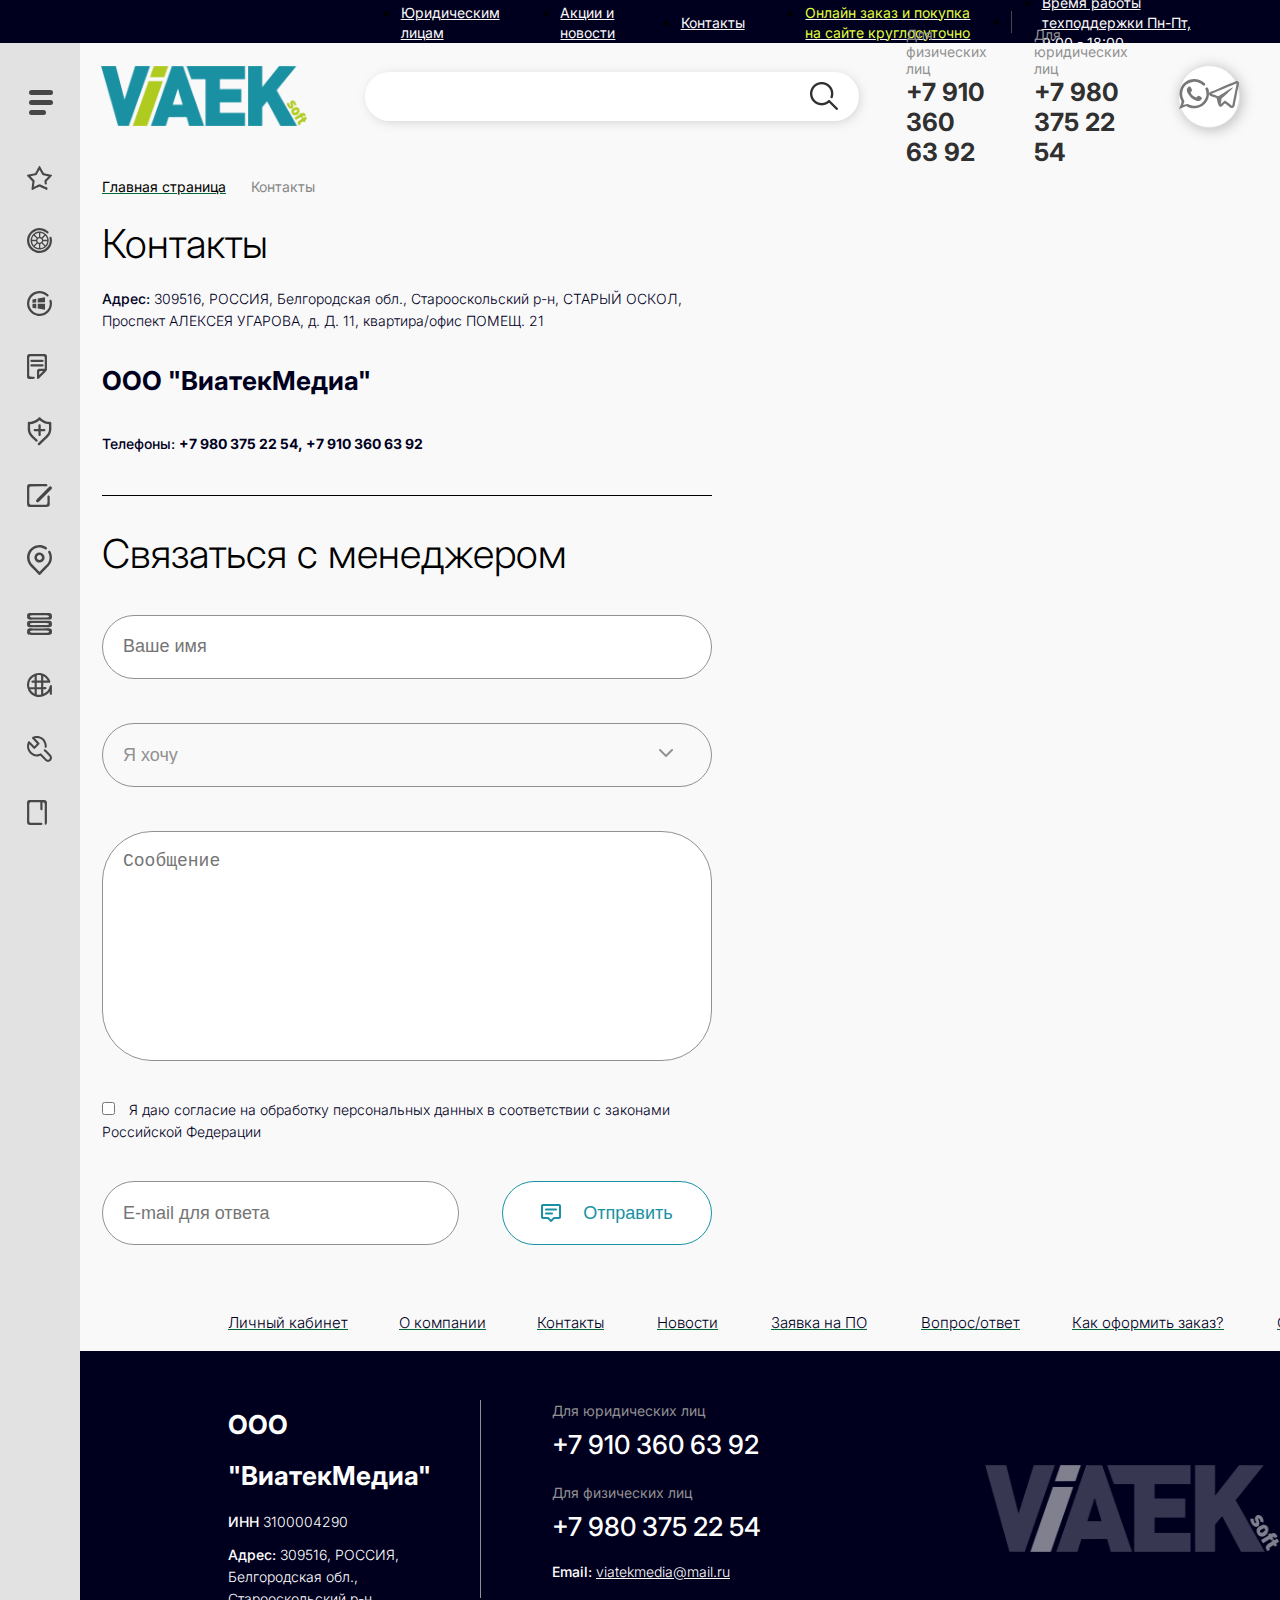
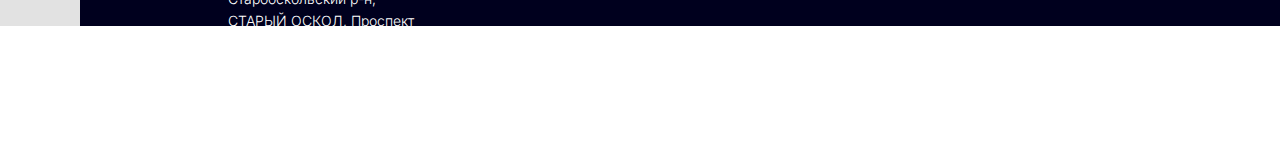
<file: contacts.html>
<!DOCTYPE html>
<html lang="en" xmlns="http://www.w3.org/1999/html">
<head>
    <meta charset="UTF-8">
    <title>Viatek</title>
    <meta name="viewport" content="width=device-width, initial-scale=1.0">
    <link rel="stylesheet" href="style.css">
    <link rel="stylesheet" href="https://cdn.jsdelivr.net/npm/swiper@8/swiper-bundle.min.css"/>
    <style>
        :root {
            --swiper-theme-color: #E3E2E7;
        }
        .swiper-horizontal>.swiper-pagination-bullets, .swiper-pagination-bullets.swiper-pagination-horizontal,
        .swiper-pagination-custom, .swiper-pagination-fraction  {
            left: 1025px;
        }

    </style>
</head>
<body>

<header>
    <div class="header-block">
        <nav>
            <ul id="nav-ul">
                <li><a href="#">Юридическим лицам</a></li>
                <li><a href="#">Акции и новости</a></li>
                <li><a href="#">Контакты</a></li>
                <li><a href="#">Онлайн заказ и покупка на сайте круглосуточно</a></li>
                <li><span></span></li>
                <li><a href="#">Время работы техподдержки Пн-Пт, 9:00 - 18:00</a></li>
            </ul>
        </nav>
    </div>
</header>

<main>
    <div class="container">
        <div class="container-wrapper">
            <aside id="aside">

                <div class="side-icon" id="sideIcon">
                    <!-- burger-->
                    <div id="burger-menu">
                        <span id="burger"></span>
                    </div>
                    <!---->

                    <a href="#"><svg width="25" height="24" viewBox="0 0 25 24" fill="none" xmlns="http://www.w3.org/2000/svg">
                        <path class="icon-nav" fill-rule="evenodd" clip-rule="evenodd" d="M12.38 0L12.914 0.054C13.426 1.01 13.956 1.987 14.514 2.909C14.984 3.686 15.359 4.515 15.821 5.279C16.11 5.758 16.339 6.266 16.621 6.734C16.6747 6.9187 16.7761 7.08599 16.915 7.219C17.0963 7.2788 17.2845 7.31509 17.475 7.327C17.968 7.461 18.499 7.487 19.022 7.627C19.545 7.767 20.138 7.8 20.7 7.946C21.942 8.269 23.273 8.434 24.542 8.7C24.8004 8.99407 24.9605 9.36151 25 9.751C24.88 9.85478 24.7726 9.97225 24.68 10.101C24.3594 10.4068 24.0566 10.7306 23.773 11.071C23.514 11.418 23.098 11.671 22.839 12.014C22.6424 12.2706 22.4286 12.5135 22.199 12.741L21.906 13.01C21.5977 13.3948 21.2682 13.762 20.919 14.11C20.607 14.441 20.298 14.775 19.985 15.11C19.876 15.1699 19.7828 15.2549 19.7132 15.3581C19.6437 15.4612 19.5997 15.5795 19.585 15.703C19.6597 15.9841 19.6957 16.2741 19.692 16.565L19.852 17.665C19.8309 17.8184 19.7776 17.9656 19.6957 18.097C19.6137 18.2285 19.5049 18.3411 19.3765 18.4275C19.248 18.514 19.1027 18.5724 18.9501 18.5988C18.7975 18.6253 18.6411 18.6192 18.491 18.581C17.631 18.294 17.815 17.588 17.611 16.669L17.584 16.103C17.4757 15.608 17.431 15.1013 17.451 14.595C17.6681 14.4285 17.8572 14.2283 18.011 14.002C18.195 13.757 18.462 13.581 18.651 13.329L19.1 12.9C19.4056 12.6053 19.6909 12.2902 19.954 11.957L20.594 11.337C20.794 11.075 21.07 10.892 21.261 10.637C21.3389 10.5129 21.438 10.4035 21.554 10.314C21.5388 10.3007 21.52 10.2924 21.5 10.29C21.3391 10.231 21.1709 10.1946 21 10.182C20.581 10.067 20.134 10.033 19.693 9.913C19.014 9.728 18.293 9.681 17.585 9.482C17.176 9.366 16.716 9.337 16.278 9.213C16.0347 9.13558 15.7845 9.08134 15.531 9.051C15.4492 8.85771 15.3415 8.67639 15.211 8.512C15.011 8.188 14.842 7.855 14.651 7.542C14.228 6.85 13.898 6.134 13.477 5.442C13.162 4.928 12.8 4.4 12.54 3.852H12.513C12.3353 4.29282 12.1021 4.70918 11.819 5.091C11.284 5.97 10.826 6.891 10.298 7.758C10.118 8.058 9.965 8.358 9.791 8.647C9.7405 8.81122 9.64855 8.95965 9.524 9.078L3.655 10.37C3.66152 10.3812 3.67082 10.3905 3.682 10.397L6.59 13.497C6.86692 13.7572 7.12554 14.0362 7.364 14.332C7.44124 14.3782 7.50747 14.4407 7.55807 14.5152C7.60867 14.5896 7.64243 14.6742 7.657 14.763C7.6228 14.8858 7.60497 15.0125 7.604 15.14C7.504 15.585 7.526 16.067 7.417 16.54C7.273 17.165 7.303 17.852 7.15 18.506C7.063 18.877 7.083 19.288 6.99 19.691C6.90239 20.0624 6.84883 20.4409 6.83 20.822H6.884C7.115 20.6702 7.36655 20.5524 7.631 20.472C8.025 20.296 8.418 20.091 8.831 19.906C9.631 19.55 10.414 19.138 11.231 18.775C11.6479 18.5135 12.0961 18.3055 12.565 18.156C12.814 18.3095 13.0833 18.4273 13.365 18.506C13.887 18.738 14.423 18.965 14.965 19.206C16.735 19.992 18.573 20.753 20.328 21.576L20.541 23.219C20.4511 23.319 20.3708 23.4271 20.301 23.542C20.1691 23.6686 20.0152 23.7703 19.847 23.842C19.7641 23.9104 19.6604 23.9485 19.553 23.95C19.3395 23.8692 19.134 23.7687 18.939 23.65C18.539 23.474 18.167 23.278 17.792 23.111C16.518 22.544 15.304 21.953 14.03 21.387C13.654 21.22 13.278 21.024 12.883 20.848C12.7515 20.7628 12.6074 20.699 12.456 20.659C12.3498 20.7312 12.2326 20.7859 12.109 20.821C11.751 20.981 11.394 21.164 11.015 21.333C9.77 21.889 8.546 22.521 7.28 23.084C6.875 23.264 6.436 23.464 6.026 23.677C5.81948 23.8267 5.58254 23.9291 5.332 23.977C5.2 23.877 5.015 23.854 4.878 23.762C4.7337 23.6401 4.59989 23.5063 4.478 23.362L5.439 15.524C5.22425 15.3446 5.03574 15.1358 4.879 14.904C4.748 14.729 4.562 14.604 4.425 14.419C4.158 14.062 3.731 13.806 3.464 13.449C3.26736 13.1925 3.05353 12.9496 2.824 12.722L2.531 12.453C2.18562 12.0153 1.8111 11.6013 1.41 11.214C1.067 10.855 0.747 10.478 0.4 10.128C0.214572 10.0053 0.0741542 9.8256 0 9.616C0.027629 9.53784 0.0454323 9.45655 0.053 9.374C0.120441 9.11602 0.259456 8.88236 0.454 8.7L8.164 7.219C8.24722 6.99609 8.36426 6.78731 8.511 6.6C8.754 6.2 8.943 5.776 9.178 5.388C9.878 4.238 10.436 3.001 11.126 1.859C11.405 1.397 11.626 0.908 11.9 0.459C11.9358 0.296949 12.0311 0.154217 12.167 0.059C12.21 0.027 12.337 0.028 12.38 0Z"
                              fill="#474747"/></svg>
                    </a>
                    <a href="#"><svg width="25" height="25" viewBox="0 0 25 25" fill="none" xmlns="http://www.w3.org/2000/svg">
                        <path class="icon-nav1" fill-rule="evenodd" clip-rule="evenodd" d="M11.8246 0.0300046C14.8088 -0.11384 17.7462 0.812815 20.1077 2.643C20.3147 2.795 20.5077 2.936 20.7077 3.088L20.9177 3.326C21.0984 3.41386 21.2611 3.53458 21.3977 3.682C21.5569 3.95796 21.6144 4.28105 21.5599 4.59499C21.5054 4.90893 21.3426 5.19382 21.0997 5.4C20.0467 6.08801 19.2427 4.741 18.6687 4.331C17.6776 3.62443 16.5838 3.07435 15.4256 2.7C14.9927 2.558 14.5806 2.546 14.1046 2.433C13.4552 2.28617 12.7877 2.23629 12.1236 2.285C11.8056 2.356 11.4337 2.297 11.1037 2.374C10.3501 2.50534 9.60759 2.69389 8.88265 2.938C7.60778 3.42927 6.4425 4.1675 5.45369 5.11032C4.46489 6.05313 3.67203 7.18196 3.12065 8.432C2.94684 8.89068 2.79664 9.35796 2.67065 9.832C2.20252 11.4669 2.1612 13.1946 2.55065 14.85C2.8273 15.8996 3.24085 16.9083 3.78065 17.85C4.978 19.7607 6.75533 21.238 8.85265 22.066C9.35326 22.2383 9.86471 22.3772 10.3836 22.482C11.5628 22.7633 12.7853 22.8139 13.9837 22.631C14.6956 22.5038 15.3974 22.3253 16.0837 22.097C18.3992 21.1782 20.3279 19.4903 21.5457 17.317C22.0244 16.3911 22.3679 15.4014 22.5657 14.378C22.6397 14.093 22.5867 13.85 22.6557 13.547C22.7516 12.9782 22.7717 12.3991 22.7157 11.825L22.5657 10.637C22.4288 10.2983 22.3873 9.92861 22.4457 9.568C22.4971 9.39527 22.5873 9.23654 22.7093 9.10384C22.8313 8.97114 22.9819 8.86797 23.1497 8.80214C23.3175 8.73631 23.4981 8.70956 23.6777 8.72392C23.8574 8.73828 24.0314 8.79337 24.1867 8.885C24.7147 9.212 24.6157 9.821 24.7867 10.518C25.1204 12.2475 25.0277 14.0323 24.5167 15.718C24.3212 16.4023 24.0909 17.0762 23.8267 17.737C22.4051 20.7565 19.8487 23.0926 16.7137 24.237C15.9389 24.4926 15.1464 24.6911 14.3427 24.831L13.2027 24.95C12.6026 25.0069 11.9977 24.9871 11.4026 24.891C10.8146 24.758 10.2407 24.808 9.69165 24.653C8.9141 24.4382 8.15202 24.1709 7.41065 23.853C4.532 22.6006 2.2442 20.2906 1.01965 17.4C0.79965 16.9 0.69165 16.406 0.50965 15.855C0.33565 15.326 0.26065 14.694 0.11965 14.1L0.0596501 13.09C-0.027624 12.5482 -0.0174646 11.9952 0.0896501 11.457L0.14965 10.685C0.281751 9.89137 0.472269 9.10858 0.71965 8.34301C1.31841 6.69371 2.25123 5.18579 3.45969 3.91366C4.66816 2.64153 6.12624 1.63259 7.74265 0.950005C8.62066 0.621195 9.52353 0.363041 10.4426 0.178005L11.8246 0.0300046ZM12.6646 3.474C13.0195 3.47916 13.3722 3.52889 13.7147 3.622C13.9446 3.68 14.1217 3.648 14.3447 3.711C14.8943 3.84584 15.4356 4.01279 15.9656 4.211C16.3771 4.34871 16.7781 4.51581 17.1657 4.711C18.2698 5.36927 19.228 6.246 19.9814 7.2875C20.7349 8.329 21.2679 9.51334 21.5477 10.768C21.7729 12.0195 21.732 13.3044 21.4277 14.539C21.3605 14.9109 21.2703 15.2783 21.1577 15.639C20.7142 16.7809 20.048 17.8232 19.1979 18.7051C18.3477 19.5871 17.3305 20.291 16.2057 20.776C15.6021 21.0231 14.9798 21.2218 14.3447 21.37L13.4747 21.459C13.1023 21.5549 12.7178 21.595 12.3336 21.578C11.4027 21.4764 10.4801 21.3093 9.57265 21.078C7.36266 20.2506 5.55676 18.603 4.53065 16.478C4.28794 15.8862 4.07763 15.2817 3.90065 14.667C3.52281 13.4131 3.48143 12.0819 3.78065 10.807C3.83519 10.426 3.91537 10.0492 4.02065 9.679C4.52798 8.46856 5.19344 7.33066 5.99965 6.295C6.16715 6.10431 6.35876 5.93624 6.56965 5.795C6.79965 5.623 6.99965 5.388 7.23265 5.226C8.16273 4.58902 9.18492 4.09833 10.2636 3.771C10.7147 3.634 11.2157 3.607 11.6447 3.504C11.9841 3.54806 12.3284 3.53794 12.6646 3.474ZM11.9446 9V4.958C10.7494 4.95401 9.58737 5.35121 8.64465 6.086C8.31556 6.23325 8.01964 6.4455 7.77465 6.71C8.09311 6.92268 8.36804 7.19421 8.58465 7.51L9.03465 7.926C9.33965 8.226 9.63465 8.545 9.93465 8.846C10.1266 9.12249 10.3844 9.34688 10.6847 9.499C11.0634 9.243 11.4934 9.0727 11.9446 9ZM13.3246 4.962V8.967H13.3546V9C13.8331 9.1116 14.2967 9.27944 14.7357 9.5C14.921 9.2598 15.1322 9.04081 15.3657 8.847C15.5366 8.67801 15.6786 8.486 15.8456 8.313C16.1737 8.01452 16.4842 7.69732 16.7757 7.363C17.0498 7.15126 17.2923 6.9014 17.4957 6.621C17.1287 6.4487 16.7858 6.22917 16.4757 5.968C15.5463 5.33114 14.451 4.98006 13.3246 4.958V4.962ZM5.07165 11.847H9.09365C9.20646 11.3614 9.37771 10.8914 9.60365 10.447C9.16693 10.1431 8.79053 9.76056 8.49365 9.31901C8.1754 8.98905 7.83458 8.68164 7.47365 8.399C7.26458 8.12343 7.02281 7.87428 6.75365 7.657C6.64728 7.81607 6.51553 7.95661 6.36365 8.073C6.25865 8.215 6.15265 8.373 6.06365 8.518C5.45323 9.52435 5.11164 10.6707 5.07165 11.847ZM16.1717 11.847H20.1997C20.2477 9.88801 19.2507 8.858 18.5187 7.661H18.4887V7.69C17.7177 8.29732 17.0224 8.99498 16.4177 9.768C16.081 9.95239 15.8167 10.2453 15.6677 10.599C15.8313 10.7627 15.9606 10.9574 16.048 11.1717C16.1354 11.386 16.1791 11.6156 16.1767 11.847H16.1717ZM12.2997 10.3C12.1177 10.431 11.7636 10.4 11.5796 10.508C11.0394 10.8428 10.6355 11.3584 10.4396 11.963C10.3382 12.4797 10.4096 13.0155 10.6427 13.4877C10.8758 13.9599 11.2577 14.3423 11.7296 14.576C12.0343 14.7639 12.3957 14.8376 12.7497 14.784C13.1675 14.7252 13.5652 14.5675 13.9097 14.324C14.2543 14.0805 14.5357 13.7582 14.7306 13.384C15.4806 11.678 13.9517 10.289 12.2997 10.3ZM5.06665 13.21C5.01865 15.166 6.01665 16.199 6.74765 17.396H6.80765C7.01314 17.1627 7.24464 16.9537 7.49765 16.773L8.87865 15.259C9.2043 15.0841 9.45887 14.8012 9.59865 14.459C9.27017 14.1273 9.08675 13.6788 9.08865 13.212H5.07165L5.06665 13.21ZM16.1667 13.21C16.155 13.5896 16.041 13.9589 15.8366 14.279C15.7548 14.3511 15.6928 14.4431 15.6566 14.546C15.7012 14.6126 15.7413 14.6821 15.7767 14.754C15.9351 14.9267 16.1168 15.0765 16.3167 15.199C16.5526 15.4213 16.7732 15.6596 16.9767 15.912L17.6367 16.536C17.8725 16.873 18.1672 17.1647 18.5067 17.397C18.6123 17.2374 18.7442 17.0967 18.8967 16.981C19.0016 16.842 19.1077 16.681 19.1967 16.536C19.8081 15.5317 20.1492 14.3862 20.1867 13.211H16.1767L16.1667 13.21ZM11.9446 20.1V16.063C11.5732 16.0412 11.2128 15.9289 10.8947 15.736C10.8198 15.6564 10.7273 15.5954 10.6247 15.558C9.92465 16.229 9.24465 16.923 8.55365 17.607C8.25325 17.8311 7.99002 18.101 7.77365 18.407C7.89857 18.4998 8.00968 18.6099 8.10365 18.734C8.24965 18.843 8.40365 18.967 8.55365 19.061C9.57564 19.6936 10.7437 20.0515 11.9446 20.1ZM13.3246 16.062V20.1C14.6985 20.0366 16.0238 19.5721 17.1367 18.764L17.4967 18.378V18.32C17.2126 18.0993 16.9513 17.8507 16.7167 17.578L15.4267 16.331C15.2346 15.999 14.9398 15.7386 14.5866 15.589C14.1916 15.8082 13.7663 15.968 13.3246 16.063V16.062Z"
                              fill="#474747"/>
                    </svg>
                    </a>
                    <a href="#"><svg width="25" height="25" viewBox="0 0 25 25" fill="none" xmlns="http://www.w3.org/2000/svg">
                        <path class="icon-nav2" fill-rule="evenodd" clip-rule="evenodd" d="M11.9483 0.0250033C14.9276 -0.135642 17.8608 0.813463 20.1813 2.689C20.7103 3.125 21.8053 3.57 21.5613 4.656C21.5384 4.81033 21.4842 4.95836 21.4022 5.09109C21.3202 5.22382 21.212 5.33845 21.0843 5.428C20.0263 6.106 19.1983 4.728 18.6243 4.307C17.127 3.25644 15.3946 2.58958 13.5793 2.365L12.1733 2.29C11.1184 2.38475 10.0758 2.58576 9.06129 2.89C7.31609 3.51604 5.77579 4.60827 4.60765 6.04809C3.4395 7.4879 2.68819 9.22025 2.43529 11.057C2.22723 12.3146 2.26972 13.6009 2.56029 14.842C2.80853 15.8735 3.20606 16.8633 3.74029 17.78C5.11322 20.0721 7.33025 21.7344 9.91529 22.41C10.9513 22.7439 12.0464 22.8543 13.1283 22.734C14.038 22.6566 14.9377 22.4891 15.8143 22.234C18.1818 21.3857 20.1731 19.7277 21.4363 17.553C22.0155 16.4891 22.4143 15.3364 22.6163 14.142L22.7413 12.723C22.9163 11.665 22.2203 10.36 22.4653 9.536C22.5232 9.36632 22.6188 9.21195 22.7448 9.08442C22.8709 8.9569 23.0241 8.85954 23.1931 8.79961C23.3621 8.73969 23.5425 8.71877 23.7207 8.7384C23.8989 8.75804 24.0704 8.81773 24.2223 8.913C24.6162 9.36756 24.8225 9.95494 24.7993 10.556C25.1053 12.3224 25.0026 14.1354 24.4993 15.856C23.9422 17.9124 22.8641 19.7903 21.3691 21.3082C19.8742 22.8261 18.0129 23.9327 15.9653 24.521C15.0137 24.7416 14.0491 24.9015 13.0773 25L12.0003 24.975L10.6703 24.875C9.52362 24.6578 8.40425 24.3154 7.33228 23.854C5.09413 22.8287 3.20877 21.1649 1.91292 19.0717C0.617068 16.9785 -0.0315105 14.5492 0.0486132 12.0886C0.128737 9.62807 0.933991 7.24603 2.36327 5.24157C3.79256 3.23711 5.78216 1.69957 8.08228 0.822003C8.86544 0.537176 9.67178 0.320701 10.4923 0.175003L11.9483 0.0250033ZM18.0223 6.275V11.355L10.7223 11.504V7.62L18.0223 6.275ZM5.44729 11.629V8.591L9.26229 7.744L9.23729 11.529L5.44729 11.629ZM18.0223 12.849V18.749L10.7223 17.579V12.874L18.0223 12.849ZM5.44729 12.874H9.26229V17.48L5.44729 16.733V12.873V12.874Z"
                              fill="#474747"/>
                    </svg>
                    </a>
                    <a href="#"><svg width="20" height="25" viewBox="0 0 20 25" fill="none" xmlns="http://www.w3.org/2000/svg">
                        <path class="icon-nav3" fill-rule="evenodd" clip-rule="evenodd" d="M17.7386 14.7274V6.27421C17.7386 5.05969 17.8986 3.46776 17.3618 2.77824C16.8466 2.12018 15.133 2.29921 13.993 2.29921H5.68022C4.51062 2.29921 3.03222 2.16776 2.54742 2.87421C2.00022 3.6605 2.24022 6.2355 2.24022 7.56695V17.3855C2.24022 18.667 2.02022 20.8532 2.40502 21.8153C2.83302 22.8839 4.56982 22.654 6.03302 22.6532C6.46132 22.5956 6.89686 22.6707 7.28182 22.8686C7.4316 22.9982 7.54697 23.1635 7.61749 23.3493C7.68801 23.5352 7.71147 23.7359 7.68574 23.9332C7.66002 24.1305 7.58591 24.3183 7.47013 24.4795C7.35435 24.6407 7.20055 24.7702 7.02262 24.8565C6.20604 25.0026 5.37258 25.0267 4.54902 24.9282C2.87942 24.9282 1.27622 25.0815 0.544219 24.1379C-0.159781 23.2379 0.0234188 21.371 0.0234188 19.7581V3.85566C0.0234188 2.67743 -0.0293812 1.5976 0.447419 0.933886C1.28982 -0.241921 3.14182 0.0475953 5.08822 0.0475953L15.241 0.0234017C17.3666 0.0234017 18.8946 -0.213695 19.693 1.19679C20.1226 1.95566 19.9522 3.53953 19.9522 4.69276V15.2774C19.9973 15.6208 19.9813 15.9695 19.905 16.3073C19.4639 16.8894 18.9591 17.4196 18.4002 17.8879L14.8434 21.5274L12.2034 24.2331C12.077 24.468 11.884 24.6596 11.649 24.7833C11.414 24.907 11.1477 24.9572 10.8842 24.9274C10.6984 24.8876 10.5247 24.8039 10.3773 24.6832C10.2299 24.5625 10.113 24.4082 10.0362 24.2331C9.93311 23.6473 9.9172 23.0494 9.98902 22.4589V18.4629C9.92902 17.7682 9.95266 17.0688 10.0594 16.3799C10.1547 16.052 10.3202 15.7491 10.5441 15.4926C10.768 15.2361 11.0449 15.0322 11.3554 14.8952C12.0948 14.7132 12.8591 14.6565 13.617 14.7274H17.7394H17.7386ZM4.26422 5.69921H13.7842C15.0322 5.69921 16.893 5.4734 16.6586 6.92018C16.4634 8.12502 15.3146 7.95001 13.9498 7.95001H6.83142C5.89887 8.02901 4.9608 8.01307 4.03142 7.90243C3.87212 7.82747 3.73111 7.71814 3.61835 7.58218C3.50559 7.44621 3.42385 7.28693 3.3789 7.11561C3.33395 6.94428 3.32689 6.76509 3.35822 6.59071C3.38955 6.41633 3.45851 6.25102 3.56022 6.10647C3.75722 5.91325 3.99934 5.77319 4.26422 5.69921ZM4.26422 10.225H13.7842C15.033 10.225 16.893 9.9984 16.6586 11.446C16.4626 12.6557 15.2986 12.4758 13.9258 12.4758H6.80822C5.86666 12.574 4.91649 12.5499 3.98102 12.404C3.82882 12.3242 3.69537 12.2124 3.58967 12.0762C3.48397 11.9399 3.40849 11.7824 3.3683 11.6143C3.32812 11.4461 3.32417 11.2712 3.35672 11.1014C3.38928 10.9316 3.45758 10.7708 3.55702 10.6299C3.75519 10.4371 3.99844 10.2978 4.26422 10.225ZM13.9442 16.9992C13.5237 17.0601 13.1125 17.1742 12.7202 17.3387C11.9882 17.8887 12.1906 19.7468 12.2018 21.0266L16.1362 17.0032H13.9458L13.9442 16.9992Z"
                              fill="#474747"/>
                    </svg>
                    </a>
                    <a href="#"><svg width="25" height="29" viewBox="0 0 25 29" fill="none" xmlns="http://www.w3.org/2000/svg">
                        <path class="icon-nav4" fill-rule="evenodd" clip-rule="evenodd" d="M22.8004 4.85004C22.8001 4.87713 22.8089 4.90355 22.8254 4.92504C23.0233 4.83875 23.2463 4.82983 23.4504 4.90004C23.6535 4.9478 23.8398 5.04976 23.9895 5.19504C24.1392 5.34033 24.2466 5.5235 24.3004 5.72504C24.3462 5.97239 24.3546 6.2252 24.3254 6.47504V8.22504C24.3364 9.07104 24.3504 10.014 24.3504 10.9C24.3816 11.3249 24.3732 11.7517 24.3254 12.175V12.65L24.2254 13.6C24.1114 14.073 24.0734 14.569 23.9254 15.025C23.649 15.9749 23.2631 16.8893 22.7754 17.75C22.138 18.8549 21.3181 19.8439 20.3504 20.675L20.1004 20.95C19.8583 21.2007 19.5993 21.4346 19.3254 21.65L19.0004 22C18.7737 22.2328 18.5315 22.45 18.2754 22.65L17.8004 23.15C17.5266 23.3656 17.2676 23.5994 17.0254 23.85L16.7504 24.15C16.3264 24.4897 15.9256 24.8571 15.5504 25.25C15.0985 25.7404 14.6141 26.1998 14.1004 26.625C13.9094 26.769 13.7724 26.976 13.5754 27.125C13.2544 27.368 13.0244 27.76 12.7004 28C12.5278 28.1303 12.3261 28.2166 12.1126 28.2514C11.8992 28.2863 11.6805 28.2687 11.4754 28.2C11.3164 28.1301 11.1742 28.0269 11.0584 27.8976C10.9425 27.7682 10.8556 27.6155 10.8035 27.4498C10.7514 27.2841 10.7354 27.1092 10.7564 26.9367C10.7774 26.7643 10.8351 26.5984 10.9254 26.45C11.2114 26.1031 11.5389 25.7924 11.9004 25.525L12.3754 25.025C12.6494 24.8096 12.9083 24.5757 13.1504 24.325L13.4004 24.05C13.5688 23.911 13.7275 23.7607 13.8754 23.6C13.8964 23.579 13.9574 23.571 13.9754 23.55C13.9934 23.529 13.9754 23.474 14.0004 23.45C14.2077 23.2309 14.4335 23.0302 14.6754 22.85C14.8664 22.706 15.0034 22.499 15.2004 22.35L15.6254 21.9C15.9968 21.5201 16.389 21.1612 16.8004 20.825L17.2754 20.325C17.5493 20.1095 17.8083 19.8757 18.0504 19.625L18.3254 19.325C19.736 18.2206 20.8168 16.7507 21.4504 15.075C22.2504 13.114 21.9944 9.93704 22.0004 7.22504C21.05 7.2394 20.1038 7.09578 19.2004 6.80004C18.7784 6.66204 18.4004 6.61304 18.0004 6.45004C16.8539 5.98847 15.7498 5.42803 14.7004 4.77504C14.1584 4.43204 13.6734 4.07004 13.1754 3.70004C12.9433 3.56551 12.7326 3.39698 12.5504 3.20004H12.5254V3.22504C12.3678 3.34065 12.2176 3.46589 12.0754 3.60004C11.7174 3.86604 11.3624 4.14504 11.0004 4.40004C9.88772 5.15047 8.69754 5.77908 7.45043 6.27504C6.07849 6.87925 4.59935 7.20229 3.10043 7.22504V10.95C3.04513 12.0065 3.12919 13.0656 3.35043 14.1C3.8586 16.1372 5.02796 17.9484 6.67543 19.25L7.10043 19.7C7.47179 20.08 7.86407 20.4388 8.27543 20.775L8.60043 21.125C8.82719 21.3578 9.0694 21.5749 9.32543 21.775L9.80043 22.275C10.1111 22.4855 10.3749 22.7579 10.5754 23.075C10.6789 23.3144 10.7056 23.58 10.6519 23.8352C10.5982 24.0904 10.4667 24.3227 10.2754 24.5C10.0739 24.6441 9.83657 24.7297 9.58952 24.7473C9.34246 24.765 9.09534 24.714 8.87543 24.6C8.57543 24.41 8.38043 24.062 8.10043 23.85C7.51143 23.4 7.06543 22.8 6.47543 22.35L6.00043 21.85C5.71769 21.6267 5.45041 21.3845 5.20043 21.125L4.92543 20.825C4.43524 20.4526 3.99791 20.0152 3.62543 19.525C3.26943 19.053 2.84943 18.613 2.52543 18.1C1.79375 16.8666 1.26216 15.5249 0.950427 14.125C0.731018 12.7617 0.663939 11.3782 0.750427 10C0.750427 9.02104 0.772427 7.98904 0.775427 7.05004C0.702425 6.55942 0.719368 6.0596 0.825427 5.57504C0.924221 5.37979 1.06926 5.21165 1.24792 5.08529C1.42657 4.95892 1.63341 4.87816 1.85043 4.85004C1.96924 4.84369 2.08814 4.86068 2.20043 4.90004C2.31443 4.86825 2.43208 4.85144 2.55043 4.85004C2.89002 4.90333 3.23584 4.90333 3.57543 4.85004C3.80843 4.79704 4.07543 4.81304 4.32543 4.75004C5.082 4.58811 5.82566 4.37086 6.55043 4.10004C7.96226 3.48408 9.29648 2.70368 10.5254 1.77504C10.7544 1.60704 10.9504 1.36904 11.1754 1.20004C11.2275 1.17947 11.2777 1.15437 11.3254 1.12504L11.4754 0.725041C11.5968 0.571079 11.7478 0.443062 11.9196 0.348584C12.0914 0.254106 12.2804 0.195091 12.4754 0.175041C12.6944 0.162192 12.913 0.206063 13.1101 0.302412C13.3072 0.398761 13.4761 0.544329 13.6004 0.725041C13.6714 0.839041 13.6504 0.975041 13.7254 1.10004C13.835 1.19282 13.9521 1.27644 14.0754 1.35004C14.4384 1.62204 14.7754 1.96104 15.1504 2.22504C16.4361 3.15219 17.8513 3.88505 19.3504 4.40004C20.0254 4.62404 20.7384 4.68104 21.5004 4.85004C21.9326 4.89392 22.3682 4.89392 22.8004 4.85004ZM13.7254 11.925H16.4004C16.9798 11.8079 17.5819 11.9248 18.0754 12.25C18.2037 12.3605 18.3044 12.4994 18.3695 12.6556C18.4346 12.8119 18.4623 12.9812 18.4504 13.15C18.427 13.3819 18.3399 13.6027 18.1987 13.788C18.0575 13.9733 17.8677 14.1159 17.6504 14.2C17.2299 14.2764 16.8007 14.2933 16.3754 14.25H13.7254C13.7334 15.158 13.7418 16.0664 13.7504 16.975C13.7953 17.4096 13.77 17.8485 13.6754 18.275C13.5926 18.4579 13.4681 18.6188 13.3118 18.7447C13.1554 18.8706 12.9717 18.9581 12.7754 19C12.6066 19.0299 12.4332 19.0206 12.2685 18.973C12.1038 18.9253 11.9522 18.8405 11.8254 18.725C11.3354 18.366 11.4004 17.774 11.4004 16.95V14.25H8.75043C8.44877 14.3142 8.13696 14.314 7.83539 14.2494C7.53383 14.1848 7.2493 14.0572 7.00043 13.875C6.86637 13.7593 6.76392 13.6114 6.7027 13.4453C6.64148 13.2791 6.62349 13.1001 6.65043 12.925C6.68279 12.7418 6.75572 12.5682 6.86386 12.4168C6.97199 12.2654 7.11262 12.1401 7.27543 12.05C7.72091 11.9175 8.18834 11.875 8.65043 11.925H11.4004V9.30004C11.4004 8.38104 11.3284 7.84404 11.8754 7.45004C11.994 7.34668 12.1338 7.27069 12.2851 7.22749C12.4363 7.18428 12.5952 7.17491 12.7504 7.20004C12.9485 7.23767 13.1342 7.3235 13.2911 7.44994C13.4481 7.57639 13.5715 7.73957 13.6504 7.92504C13.7446 8.3516 13.7699 8.79048 13.7254 9.22504V11.925Z"
                              fill="#474747"/>
                    </svg>
                    </a>
                    <a href="#"><svg width="25" height="23" viewBox="0 0 25 23" fill="none" xmlns="http://www.w3.org/2000/svg">
                        <path class="icon-nav5" fill-rule="evenodd" clip-rule="evenodd" d="M17.0073 0.0660144C17.8653 0.0510144 19.3253 -0.119986 19.9003 0.232014C20.0455 0.339046 20.1657 0.47635 20.2526 0.634424C20.3395 0.792497 20.391 0.967565 20.4035 1.14751C20.4161 1.32745 20.3894 1.50798 20.3253 1.67658C20.2612 1.84519 20.1612 1.99786 20.0323 2.12401C19.4113 2.59801 16.6673 2.35701 15.5583 2.35601L3.55328 2.42301C2.02228 2.77001 2.30028 4.68601 2.30028 6.53801V15.267C2.17734 16.6816 2.19946 18.105 2.36628 19.515C2.70928 20.951 4.60628 20.677 6.34628 20.677H15.4583C16.7753 20.677 18.6353 20.907 19.6363 20.477C20.8483 19.957 20.4263 15.655 20.4253 13.806C20.4359 13.2973 20.4469 12.7883 20.4583 12.279C20.5457 12.0648 20.6942 11.881 20.8852 11.7505C21.0763 11.62 21.3015 11.5485 21.5329 11.545C21.7642 11.5415 21.9915 11.6061 22.1864 11.7307C22.3814 11.8553 22.5354 12.0345 22.6293 12.246C22.7842 13.5584 22.808 14.8829 22.7003 16.2C22.7003 18.084 23.0563 21 22.2073 22.108C21.4833 23.05 20.1073 22.971 18.4243 22.971H4.01328C2.77928 22.971 1.61328 23.031 0.92128 22.506C-0.24572 21.622 0.0662798 19.206 0.0662798 17.163L0.0332798 5.11101C0.0332798 2.81101 -0.16672 0.905014 1.44728 0.232014C2.33728 -0.137986 4.06628 0.100014 5.20028 0.100014H13.5883L17.0073 0.0660144ZM23.2243 2.29001C23.5336 2.26994 23.8422 2.33864 24.1138 2.48804C24.3854 2.63743 24.6087 2.86131 24.7573 3.13331C24.906 3.40531 24.9739 3.71412 24.953 4.02338C24.932 4.33265 24.8232 4.62951 24.6393 4.87901L13.8823 15.8C13.1243 16.565 11.2173 19.26 9.67128 18.09C7.72828 16.619 10.8633 14.463 11.5463 13.609L18.9803 6.10901C20.2433 4.83301 21.5173 3.06101 23.2243 2.29001Z"
                              fill="#474747"/>
                    </svg>
                    </a>
                    <a href="#"><svg width="25" height="30" viewBox="0 0 25 30" fill="none" xmlns="http://www.w3.org/2000/svg">
                        <path class="icon-nav6" fill-rule="evenodd" clip-rule="evenodd" d="M12.2197 0.0309696C14.4914 -0.0468364 16.7373 0.532689 18.6877 1.69997C19.3257 2.08497 20.4097 2.58797 19.9007 3.77397C19.749 4.07635 19.4872 4.30906 19.1691 4.42421C18.851 4.53936 18.5008 4.52818 18.1907 4.39297C18.0425 4.28598 17.9082 4.16103 17.7907 4.02097C16.9496 3.48535 16.0223 3.09901 15.0497 2.87897C12.3807 2.23113 9.56376 2.66539 7.21374 4.08697C5.98863 4.86357 4.94857 5.89919 4.16674 7.12097C3.61528 7.96423 3.18602 8.88133 2.89174 9.84497C2.32601 12.1385 2.53378 14.5547 3.48274 16.718C3.85335 17.5429 4.33443 18.3137 4.91274 19.009L6.71274 20.743L10.4127 24.737L12.4647 26.873L12.8377 26.532L15.3877 23.839L18.3417 20.712C18.8847 20.04 19.6707 19.558 20.2417 18.912C20.9598 18.0539 21.5274 17.0805 21.9207 16.033C22.6175 14.0622 22.715 11.9291 22.2007 9.90297C22.0126 9.24946 21.7842 8.60824 21.5167 7.98297C21.3713 7.80295 21.2463 7.60743 21.1437 7.39997C21.0681 7.15385 21.0684 6.89067 21.1444 6.6447C21.2205 6.39872 21.3689 6.18135 21.5703 6.0209C21.7716 5.86044 22.0166 5.76433 22.2734 5.74508C22.5301 5.72583 22.7867 5.78433 23.0097 5.91297C23.4701 6.37275 23.7932 6.95175 23.9427 7.58497C24.9519 9.96901 25.2121 12.6036 24.6887 15.139C23.4297 20.092 20.2477 21.875 17.5367 25.232L16.2307 26.532C15.7197 27.165 13.3677 29.844 12.6547 29.969C12.3711 29.9732 12.0916 29.9012 11.8453 29.7604C11.5991 29.6197 11.3951 29.4154 11.2547 29.169L8.27074 26.037C5.66574 23.262 2.39974 20.805 0.870736 17C0.486732 15.8759 0.226198 14.7134 0.093736 13.533C-0.0729867 12.2702 0.00064075 10.9873 0.310736 9.75197C0.761663 7.74081 1.70519 5.87319 3.05654 4.31693C4.40788 2.76066 6.1247 1.56452 8.05274 0.83597C8.91311 0.530859 9.79894 0.302959 10.6997 0.15497L12.2197 0.0309696ZM11.9707 7.52297C15.8997 7.46997 18.8377 10.905 17.0387 14.737C16.6385 15.5328 16.0383 16.211 15.2968 16.7049C14.5554 17.1987 13.6984 17.4913 12.8097 17.554C9.56574 18.054 6.63074 14.354 7.64774 11.083C7.8719 10.3483 8.25978 9.67403 8.78219 9.11092C9.30459 8.54781 9.94791 8.11053 10.6637 7.83197L11.9707 7.52297ZM12.2507 10.031C11.2157 10.445 10.5507 10.602 10.1367 11.61C9.94055 12.1141 9.91382 12.6685 10.0606 13.1891C10.2074 13.7098 10.5197 14.1686 10.9503 14.4961C11.3809 14.8236 11.9064 15.002 12.4474 15.0043C12.9884 15.0066 13.5154 14.8328 13.9488 14.5091C14.3823 14.1853 14.6985 13.7293 14.8498 13.2099C15.0011 12.6905 14.9791 12.1359 14.7873 11.6301C14.5955 11.1243 14.2442 10.6946 13.7866 10.4061C13.329 10.1176 12.7898 9.98592 12.2507 10.031Z"
                              fill="#474747"/>
                    </svg>
                    </a>
                    <a href="#"><svg width="25" height="22" viewBox="0 0 25 22" fill="none" xmlns="http://www.w3.org/2000/svg">
                        <path class="icon-nav7" fill-rule="evenodd" clip-rule="evenodd" d="M1.32103 0L1.59203 0.0267143L1.32103 0ZM23.408 0L23.679 0.0267143L23.408 0ZM10.095 0.0267143H19.546C21.178 0.0267143 22.914 -0.0832857 23.846 0.458071C24.908 1.07329 24.93 2.068 24.93 3.5585C25.0087 4.18743 24.917 4.82232 24.661 5.42143C23.772 6.81607 21.888 6.60786 19.309 6.60786H6.91103C5.15803 6.60786 2.61103 6.88364 1.42303 6.31164C0.150033 5.69329 0.100033 4.67971 0.100033 3.0195C0.0383546 2.45751 0.106104 1.89139 0.300033 1.34829C0.473437 1.03729 0.734611 0.761353 1.06379 0.541375C1.39296 0.321396 1.78151 0.163136 2.20003 0.0785714L10.095 0.0267143ZM2.84603 2.23771L2.87903 2.56143L2.84603 2.23771ZM5.18303 2.23771C4.50703 2.43571 3.90003 2.30764 3.42103 2.61486C2.27203 3.35657 3.48003 4.23343 4.53903 4.3945L17.514 4.42121C19.406 4.42121 21.759 4.67893 22.053 3.39979C22.334 2.178 19.66 2.24007 18.225 2.24086H5.18303V2.23771ZM2.84603 4.15171L2.87903 4.42121L2.84603 4.15171ZM1.38903 6.6055H1.52403V6.63221L1.38903 6.6055ZM23.476 6.6055H23.612V6.63221L23.476 6.6055ZM1.25303 7.6835L1.69303 7.71021L1.25303 7.6835ZM23.34 7.6835L23.78 7.71021L23.34 7.6835ZM2.50703 7.711H17.751C19.856 7.711 22.741 7.44936 23.951 8.19657C24.951 8.81336 24.933 9.85757 24.933 11.297C24.9808 11.7837 24.9472 12.2731 24.833 12.7529C24.172 14.4273 22.018 14.2898 19.244 14.2898H6.84303C4.72703 14.2898 2.19903 14.4956 1.01603 13.7508C0.634638 13.4816 0.352731 13.1366 0.200033 12.7521C-0.0590446 11.5366 -0.0360067 10.2943 0.268033 9.08521C0.713033 8.22957 1.43203 8.08421 2.50703 7.711ZM5.38603 9.8945C4.71203 10.1027 3.99203 9.95028 3.48603 10.2449C2.36503 10.9018 3.36903 11.8651 4.40103 12.0521C5.84046 12.1836 7.29301 12.2018 8.73703 12.1063H17.511C19.443 12.1063 21.678 12.342 22.05 11.0849C22.404 9.88821 19.628 9.89843 18.29 9.89843H5.38603V9.8945ZM2.84503 9.92121L2.87903 10.2449L2.84503 9.92121ZM2.84503 12.1047L3.31903 12.078H2.87903L2.84503 11.8085V12.1047ZM1.38903 15.3411H1.52403V15.3678L1.38903 15.3411ZM20.123 15.3678C22.087 15.3474 23.578 15.3552 24.391 16.2321C24.6318 16.5 24.8043 16.802 24.899 17.1215C25.0417 18.1884 25.0303 19.2646 24.865 20.3296C24.7246 20.7052 24.4688 21.0479 24.12 21.3274C23.009 22.2082 20.253 21.9474 18.056 21.9474L5.96203 21.9741C2.98603 21.9741 0.871033 22.1988 0.169033 20.3296C0.0734445 19.8658 0.0502732 19.3945 0.100033 18.9263C0.100033 17.3659 0.134033 16.3578 1.28603 15.7449C2.23403 15.2405 4.18603 15.3945 5.75803 15.3945H15.958L20.123 15.3678ZM2.84603 17.5788L2.88003 17.9025L2.84603 17.5788ZM5.21703 17.5788C4.51703 17.7854 3.86503 17.6409 3.38803 17.9834C2.35303 18.7259 3.48803 19.5792 4.50603 19.7356L17.48 19.7623C19.388 19.7623 21.709 20.0239 22.053 18.7644C22.388 17.5387 19.665 17.578 18.259 17.578H5.21703V17.5788ZM2.84603 19.4928L2.88003 19.7623L2.84603 19.4928ZM1.38903 21.9458L1.55803 21.9725L1.38903 21.9458ZM23.476 21.9458L23.645 21.9725L23.476 21.9458Z"
                              fill="#474747"/>
                    </svg>
                    </a>
                    <a href="#"><svg width="25" height="24" viewBox="0 0 25 24" fill="none" xmlns="http://www.w3.org/2000/svg">
                        <path class="icon-nav8" fill-rule="evenodd" clip-rule="evenodd" d="M16.255 9.79302C16.265 11.2437 16.275 12.6947 16.285 14.146C17.643 14.116 19.328 13.82 19.572 15.023C19.898 16.63 17.585 16.351 16.255 16.323V20.823L17.401 20.249C19.4812 19.1164 21.1323 17.3325 22.101 15.171C22.49 14.26 22.586 11.648 24.031 11.937C24.2178 11.9768 24.3922 12.0612 24.5392 12.1831C24.6862 12.305 24.8014 12.4608 24.875 12.637C24.9929 13.3056 25.0131 13.9877 24.935 14.662C24.925 16.2034 24.915 17.745 24.905 19.287C24.79 20.013 25.07 20.932 24.724 21.403C24.6045 21.5412 24.4541 21.6493 24.285 21.7186C24.1159 21.7878 23.9329 21.8162 23.7508 21.8015C23.5686 21.7868 23.3925 21.7294 23.2367 21.6339C23.0809 21.5384 22.9498 21.4076 22.854 21.252C22.6921 20.3138 22.6618 19.3576 22.764 18.411L22.704 18.441C22.1847 19.3136 21.4855 20.0656 20.653 20.647C17.81 22.916 13.436 25.015 8.44003 23.458C3.89303 22.038 1.01103 18.635 0.121031 13.511C-0.062914 12.3487 -0.0527764 11.164 0.151031 10.005C0.486123 7.90757 1.37979 5.93904 2.73819 4.30615C4.09659 2.67325 5.8696 1.43625 7.87103 0.72502C10.2112 -0.088929 12.7397 -0.193298 15.139 0.42502C18.1399 1.29417 20.6828 3.30064 22.226 6.01702C22.603 6.64502 23.706 8.49802 23.191 9.34202C22.775 10.024 22.012 9.76502 21.05 9.76502L16.255 9.79302ZM14.083 7.61702V3.74802C14.1544 3.29525 14.134 2.83275 14.023 2.38802C12.6184 2.02778 11.1456 2.02778 9.74103 2.38802L9.77103 7.61702H14.083ZM7.60003 14.146V9.79302C6.28803 9.82202 4.04203 10.107 4.31303 8.58402C4.53403 7.34302 6.15403 7.58402 7.60003 7.61702V3.17402C6.72731 3.51856 5.94377 4.05596 5.30803 4.74602C4.02198 5.9063 3.07181 7.39124 2.55717 9.04512C2.04253 10.699 1.98238 12.4609 2.38303 14.146H7.60003ZM16.255 7.61702L20.628 7.58702V7.55702C19.7023 5.64755 18.1624 4.10411 16.255 3.17402V7.61702ZM9.77103 9.79302V14.146H14.083V9.79302H9.77103ZM7.60003 16.322L3.16703 16.352C4.10399 18.2816 5.66641 19.8374 7.60003 20.766V16.322ZM9.77103 16.322V21.551C11.2061 21.8323 12.683 21.8221 14.114 21.521C14.104 19.7877 14.094 18.0544 14.084 16.321H9.77103V16.322Z"
                              fill="#474747"/>
                    </svg>
                    </a>
                    <a href="#"><svg width="25" height="27" viewBox="0 0 25 27" fill="none" xmlns="http://www.w3.org/2000/svg">
                        <path class="icon-nav9" fill-rule="evenodd" clip-rule="evenodd" d="M9.28738 1.00003C11.3948 0.855995 13.4911 1.40864 15.2509 2.57223C17.0107 3.73581 18.3357 5.44528 19.0204 7.4354C19.3094 8.19924 20.3684 11.8621 19.3544 12.6289C19.2117 12.7234 19.0498 12.785 18.8802 12.8093C18.7107 12.8337 18.5379 12.8202 18.3742 12.7697C18.2106 12.7193 18.0603 12.6332 17.9342 12.5177C17.8082 12.4022 17.7095 12.2603 17.6454 12.1021V10.2617C17.5145 9.38335 17.2774 8.52397 16.9394 7.7023C16.2082 6.02781 14.9011 4.6681 13.2531 3.86777C11.6051 3.06743 9.72443 2.879 7.94938 3.33636L11.2554 6.83688C11.7717 7.226 12.1912 7.72828 12.4814 8.3048C12.5019 8.61205 12.4365 8.91895 12.2922 9.19132C12.148 9.46368 11.9306 9.69082 11.6644 9.84742L8.61838 13.0054C8.28838 13.3489 7.92038 14.1138 7.13238 13.9465C6.49626 13.6437 5.9658 13.158 5.60938 12.5522L2.34038 9.16624L2.26638 9.20408C2.03708 10.4726 2.02457 11.7705 2.22938 13.0432C3.01038 16.1932 6.31438 20.0373 10.6614 19.2903C11.438 19.1821 12.1988 18.9815 12.9274 18.6928L13.8934 18.2038L19.9114 24.451C20.3443 24.6946 20.8519 24.7717 21.3381 24.6676C21.8242 24.5636 22.2552 24.2856 22.5494 23.8863C22.7327 23.5098 22.8248 23.0958 22.8184 22.6774C22.812 22.2591 22.7072 21.848 22.5124 21.4773V21.3986C22.1534 21.062 21.7774 20.8011 21.4354 20.4575L18.2004 17.1074C17.7254 16.6264 16.2164 15.5956 16.9744 14.548C17.9194 13.2424 19.4264 15.3387 19.9464 15.8655L22.1004 18.1242C23.4004 19.4417 25.6874 21.0779 24.7374 24.0327C24.5729 24.5621 24.2997 25.0517 23.9351 25.4704C23.5705 25.889 23.1226 26.2277 22.6196 26.4648C22.1166 26.7019 21.5697 26.8323 21.0134 26.8477C20.4572 26.8631 19.9038 26.7632 19.3884 26.5543C18.5892 26.147 17.901 25.5532 17.3824 24.8235L13.4104 20.7961C12.6634 20.9953 11.9194 21.2413 11.0704 21.3936C6.27038 22.28 2.52138 18.6271 1.11538 15.8237C0.0993819 13.7469 -0.213579 11.3982 0.223378 9.12939C0.467817 8.11278 0.829206 7.12765 1.30038 6.19354C1.68605 6.1685 2.07335 6.19395 2.45238 6.26923L7.31838 11.3124L8.24738 10.4091L9.99338 8.56871L9.84438 8.41435L6.12938 4.4627C5.7064 4.14836 5.35248 3.75116 5.08938 3.29553V2.27973C5.77938 2.01085 6.49538 1.58262 7.28138 1.33863L9.28738 1.00003Z"
                              fill="#474747"/>
                    </svg>
                    </a>
                    <a href="#"><svg width="20" height="25" viewBox="0 0 20 25" fill="none" xmlns="http://www.w3.org/2000/svg">
                        <path class="icon-nav10" fill-rule="evenodd" clip-rule="evenodd" d="M15.5432 2.33982V8.27028C15.5432 9.3195 15.4984 10.4914 14.36 10.3375C13.2216 10.1836 13.3416 9.157 13.3424 7.88903C13.3334 6.03956 13.3243 4.1906 13.3152 2.34216H5.88724C4.81204 2.34216 3.36964 2.21325 2.75124 2.69607C2.05844 3.23591 2.28324 5.89919 2.28324 7.18435V17.8726C2.28324 19.2133 2.01764 21.3367 2.61364 22.1695C3.06164 22.7945 4.25524 22.7164 5.33364 22.7164H12.24C13.5616 22.7164 15.112 22.4625 15.4312 23.4781C15.9432 25.107 14.0504 24.9742 12.6528 24.9742H4.62164C3.36804 24.9742 1.82964 25.1218 1.07284 24.6203C-0.251963 23.7414 0.0800374 21.2367 0.0800374 19.0695V6.80075C0.0800374 5.37419 -0.159963 2.38747 0.272837 1.38747C0.932837 -0.121903 2.46164 0.0780972 4.59444 0.0780972H14.3056C15.3976 0.0780972 17.5056 -0.110965 18.3768 0.156222C20.3024 0.757003 19.9448 2.91482 19.9448 5.35232V19.2875C19.9448 21.5703 20.372 24.5851 18.3488 24.864C18.2109 24.7942 18.0888 24.698 17.9896 24.5813C17.8904 24.4646 17.8161 24.3296 17.7712 24.1843C17.7622 22.6609 17.7531 21.1375 17.744 19.614C17.735 15.4614 17.7259 11.3083 17.7168 7.15466C17.7168 4.44607 18.4 2.32888 15.5432 2.33982Z"
                              fill="#474747"/>
                    </svg>
                    </a>
                </div>
                <div class="nav-text" id="navText">
                    <img src="img/logo_white.png" alt="">
                    <a href="#">Спец. предложения</a>
                    <a href="#">ПДД</a>
                    <a href="#">Windows</a>
                    <a href="#">Для офиса</a>
                    <a href="#">Безопасность</a>
                    <a href="#">Графика и дизайн</a>
                    <a href="#">Карты и навигация</a>
                    <a href="#">Серверное ПО</a>
                    <a href="#">Сеть и интернет</a>
                    <a href="#">Программирование</a>
                    <a href="#">Специализированное ПО</a>
                </div>
            </aside>

            <div class="first-page-sale">
                <section class="viatek">
                    <img class="logo" src="img/logo.png" alt="">
                    <form id="search">
                        <input id="search-input" type="text">
                        <button id="search-button" type="submit"></button>
                    </form>

                    <div class="number-fiz">
                        <p>Для физических лиц</p>
                        <h3>+7 910 360 63 92</h3>
                    </div>
                    <div class="number-yr">
                        <p>Для юридических лиц</p>
                        <h3>+7 980 375 22 54</h3>
                    </div>

                    <div class="social-icon">
                        <div class="social-icon-whats">
                            <svg width="30" height="30" viewBox="0 0 30 30" fill="none" xmlns="http://www.w3.org/2000/svg">
                                <path fill-rule="evenodd" clip-rule="evenodd" d="M14.439 0.0470007C17.9709 -0.128113 21.4497 0.96023 24.252 3.117C24.978 3.65 26.907 4.727 25.934 6.14C25.6851 6.43289 25.334 6.61999 24.9521 6.66327C24.5702 6.70655 24.1861 6.60276 23.878 6.373L22.944 5.4C21.2486 4.0982 19.2587 3.23408 17.15 2.884C16.3867 2.69282 15.5968 2.63063 14.813 2.7C10.192 3.454 7.529 4.709 5.327 7.816C4.33006 9.29241 3.66021 10.9649 3.36236 12.7213C3.06451 14.4777 3.14553 16.2775 3.6 18C3.87071 18.9236 4.2465 19.8131 4.72 20.651L5.327 21.628C5.603 22.728 4.34 25.295 3.972 26.047C5.022 25.803 7.702 24.705 8.925 24.977L10.28 25.677L12.943 26.514C14.6602 26.8477 16.429 26.8084 18.1296 26.3988C19.8303 25.9892 21.423 25.2189 22.8 24.14C24.813 22.605 28.042 18.166 27.379 14.093L27.1 12.047C26.9 11.259 26.157 10.287 26.446 9.347C26.5409 9.11115 26.6967 8.90476 26.8976 8.74898C27.0985 8.5932 27.3372 8.49362 27.5893 8.46045C27.8413 8.42727 28.0976 8.4617 28.332 8.5602C28.5664 8.6587 28.7703 8.81773 28.923 9.021C30.466 11.453 30.157 17.032 29.11 19.672C28.257 22.0545 26.7942 24.1717 24.8673 25.8121C22.9405 27.4526 20.6171 28.559 18.129 29.021C16.4095 29.403 14.6325 29.4506 12.895 29.161C11.6802 28.943 10.491 28.6008 9.346 28.14L7.846 27.349C7.00794 27.2626 6.16295 27.4243 5.416 27.814C3.516 28.471 1.826 29.437 0 30V29.954C0.922 27.675 2.335 25.254 2.523 22.419C2.572 21.681 1.837 20.911 1.588 20.326L0.7 17.349C0.243334 14.8631 0.438148 12.3014 1.26547 9.91317C2.0928 7.52495 3.52444 5.39166 5.421 3.721C7.10293 2.3237 9.03863 1.26401 11.122 0.600001C12.07 0.312001 13.483 0.420001 14.439 0.0470007ZM10.187 7.581L11.542 7.767C11.991 9.067 12.972 10.057 13.042 11.767C12.3924 12.2058 11.9268 12.8682 11.734 13.628C12.2327 14.8336 13.0012 15.9087 13.9806 16.7706C14.9599 17.6326 16.1239 18.2584 17.383 18.6C17.8404 17.7575 18.5631 17.0896 19.439 16.7C20.439 16.945 22.563 17.945 22.85 18.886C22.8954 19.0854 22.8981 19.2921 22.8578 19.4926C22.8174 19.6931 22.735 19.8827 22.616 20.049C21.851 21.809 19.84 22.449 17.429 21.723C13.396 20.506 10.868 17.81 8.929 14.514C7.117 11.445 7.454 9.334 10.187 7.581Z"
                                      fill="#777777"/>
                            </svg>

                        </div>
                        <div class="social-icon-tg">
                            <svg width="30" height="27" viewBox="0 0 30 27" fill="none" xmlns="http://www.w3.org/2000/svg">
                                <path fill-rule="evenodd" clip-rule="evenodd" d="M27.566 0L28.9 0.223C29.3055 0.567448 29.6445 0.983323 29.9 1.45C30.241 2.436 29.525 5.496 29.23 6.581C27.979 11.187 27.562 16.258 26.33 20.858C25.762 22.977 26.12 26.375 23.875 26.77C23.5015 26.9306 23.0962 27.0041 22.6901 26.9846C22.2839 26.9652 21.8875 26.8535 21.531 26.658L16.071 22.42C14.028 23.156 13.813 25.749 10.937 25.766C10.624 25.5642 10.3256 25.3407 10.044 25.097C9.256 24.018 8.709 21.331 8.258 19.966C7.948 19.026 7.931 17.775 7.365 17.066C6.1 16.13 3.04 15.79 1.451 15.058C0.86109 14.6489 0.366206 14.1175 -2.56952e-06 13.5C-0.00821951 12.9344 0.0669203 12.3707 0.222997 11.827C0.655997 11.558 0.993997 11.063 1.451 10.827C2.017 10.527 2.543 10.527 3.125 10.269C4.935 9.469 6.811 8.743 8.7 7.919C12.579 6.232 16.647 4.475 20.53 2.788C22.42 1.967 24.304 1.227 26.11 0.446C26.6075 0.34026 27.0947 0.191019 27.566 0V0ZM27.342 2.454C26.747 2.79926 26.1078 3.062 25.442 3.235C23.633 4.027 21.747 4.753 19.862 5.577C16.13 7.21 12.3 8.713 8.482 10.373C6.62324 11.3571 4.68263 12.1782 2.682 12.827V13.05C5.1 13.329 7.01 14.994 9.486 15.169C10.557 14.125 12.204 13.513 13.504 12.715C15.767 11.326 18.018 9.715 20.312 8.365C20.812 8.071 23.684 6.302 23.883 6.465L24.106 6.577C24.0946 6.66175 24.0552 6.74025 23.994 6.8C23.716 7.57 20.539 10.222 19.753 10.815L18.3 12.381C17.4751 12.9978 16.6921 13.6686 15.956 14.389L14.956 15.504C14.0981 16.0784 13.3112 16.7524 12.612 17.512L11.719 23.089H11.83C13.0669 21.714 14.4516 20.4796 15.959 19.408C16.3243 19.7617 16.7377 20.062 17.187 20.3C18.497 21.26 19.75 22.338 21.093 23.312C21.751 23.788 22.164 24.571 23.213 24.65L23.325 24.315L27.677 2.454H27.342Z"
                                      fill="#7A7A7A"/>
                            </svg>

                        </div>
                    </div>

                    <div class="profile">
                        <img src="img/Color%20Fill%201%20(2).png" alt="">
                    </div>

                    <div class="shopping-cart">
                        <img src="img/korzina%201.png" alt="">
                    </div>


                </section>

                <div class="page-list">
                    <a href="#">Главная страница</a>
                    <a href="#">Контакты</a>
                </div>


                <h2 class="contacts-h">Контакты</h2>


                <div class="contacts">
                    <div class="contacts-block">
                        <div class="contacts-block-info">
                            <p class="address">
                                <span>Адрес:</span> 309516, РОССИЯ, Белгородская обл., Старооскольский р-н, СТАРЫЙ ОСКОЛ,
                                Проспект АЛЕКСЕЯ УГАРОВА, д. Д. 11, квартира/офис ПОМЕЩ. 21
                            </p>
                            <h3 class="name-company">ООО "ВиатекМедиа"</h3>
                            <p class="contacts-number">Телефоны: <span>+7 980 375 22 54, +7 910 360 63 92</span></p>
                        </div>

                        <h2 class="manager">Связаться с менеджером</h2>

                        <form action="" id="form">
                            <input id="name" type="text" name="name" placeholder="Ваше имя">
                            <select class="want" id="want" name="want" required>
                                <option value="" disabled selected hidden>Я хочу</option>
                                <option value="">1</option>
                                <option value="">2</option>
                                <option value="">3</option>
                            </select>
                            <textarea id="message" type="text" name="message" placeholder="Сообщение"></textarea>
                            <div class="checkbox">
                                <input type="checkbox" id="checkbox" name="checkbox">
                                <label for="checkbox"> Я даю согласие на обработку персональных данных в соответствии
                                    с законами Российской Федерации</label>
                            </div>
                            <div class="email-submit">
                                <input id="email" type="email" name="email" placeholder="E-mail для ответа">
                                <button id="submit" type="submit">
                                    <img src="img/Icon.png" alt="">
                                    Отправить
                                </button>
                            </div>
                        </form>
                    </div>
                    <iframe src="https://www.google.com/maps/embed?pb=!1m18!1m12!1m3!1d485.0455552715878!2d37.85449131082871!3d51.34793817068042!2m3!1f0!2f0!3f0!3m2!1i1024!2i768!4f13.1!3m3!1m2!1s0x41250956a91e4fdd%3A0xdd0873bbeebad474!2z0JPQldCa0KHQkCwg0YLQvtGA0LPQvtCy0YvQuSDQtNC-0Lw!5e0!3m2!1sru!2sby!4v1669836204395!5m2!1sru!2sby" width="600" height="450" style="border:0;" allowfullscreen="" loading="lazy" referrerpolicy="no-referrer-when-downgrade"></iframe>
                </div>



                <div class="nav-panel">
                    <a href="#">Личный кабинет</a>
                    <a href="#">О компании</a>
                    <a href="#">Контакты</a>
                    <a href="#">Новости</a>
                    <a href="#">Заявка на ПО</a>
                    <a href="#">Вопрос/ответ</a>
                    <a href="#">Как оформить заказ?</a>
                    <a href="#">Оплата и доставка</a>
                    <a href="#">Покупка в рассрочку</a>
                    <a href="#">Гарантия и возврат</a>
                </div>


            </div>


        </div>
    </div>

</main>




<footer>
    <div class="footer-block">

        <div class="footer-side">
            <span></span>
        </div>

        <div class="footer-viatek-media">
            <div class="viatek-media-1">
                <h2>ООО "ВиатекМедиа"</h2>
                <p><span>ИНН</span> 3100004290</p>
                <p><span>Адрес:</span> 309516, РОССИЯ, Белгородская обл., Старооскольский р-н, СТАРЫЙ ОСКОЛ, Проспект АЛЕКСЕЯ УГАРОВА,
                    д. Д. 11, квартира/офис ПОМЕЩ. 21</p>
            </div>
            <div class="viatek-media-2">
                <div class="footer-phone-yr">
                    <span>Для юридических лиц</span>
                    <p>+7 910 360 63 92</p>
                </div>
                <div class="footer-phone-fiz">
                    <span>Для физических лиц</span>
                    <p>+7 980 375 22 54</p>
                </div>
                <a href="#" class="email">Email: <span>viatekmedia@mail.ru</span></a>
            </div>
        </div>


        <img class="footer-logo" src="img/logo_black.png" alt="">

        <div class="work-time">
            <p class="work-office">Время работы офиса: 9.00-17.00</p>
            <p class="zakaz">Оформление заказа онлайн: <span>круглосуточно</span></p>
            <a class="privacy-policy" href="#">Политика конфиденциальности</a>
            <a class="contract" href="#">Пользовательское соглашение</a>
        </div>

    </div>
</footer>





<script src="https://cdn.jsdelivr.net/npm/swiper@8/swiper-bundle.min.js"></script>
<script src="js.js"></script>

</body>
</html>
</file>
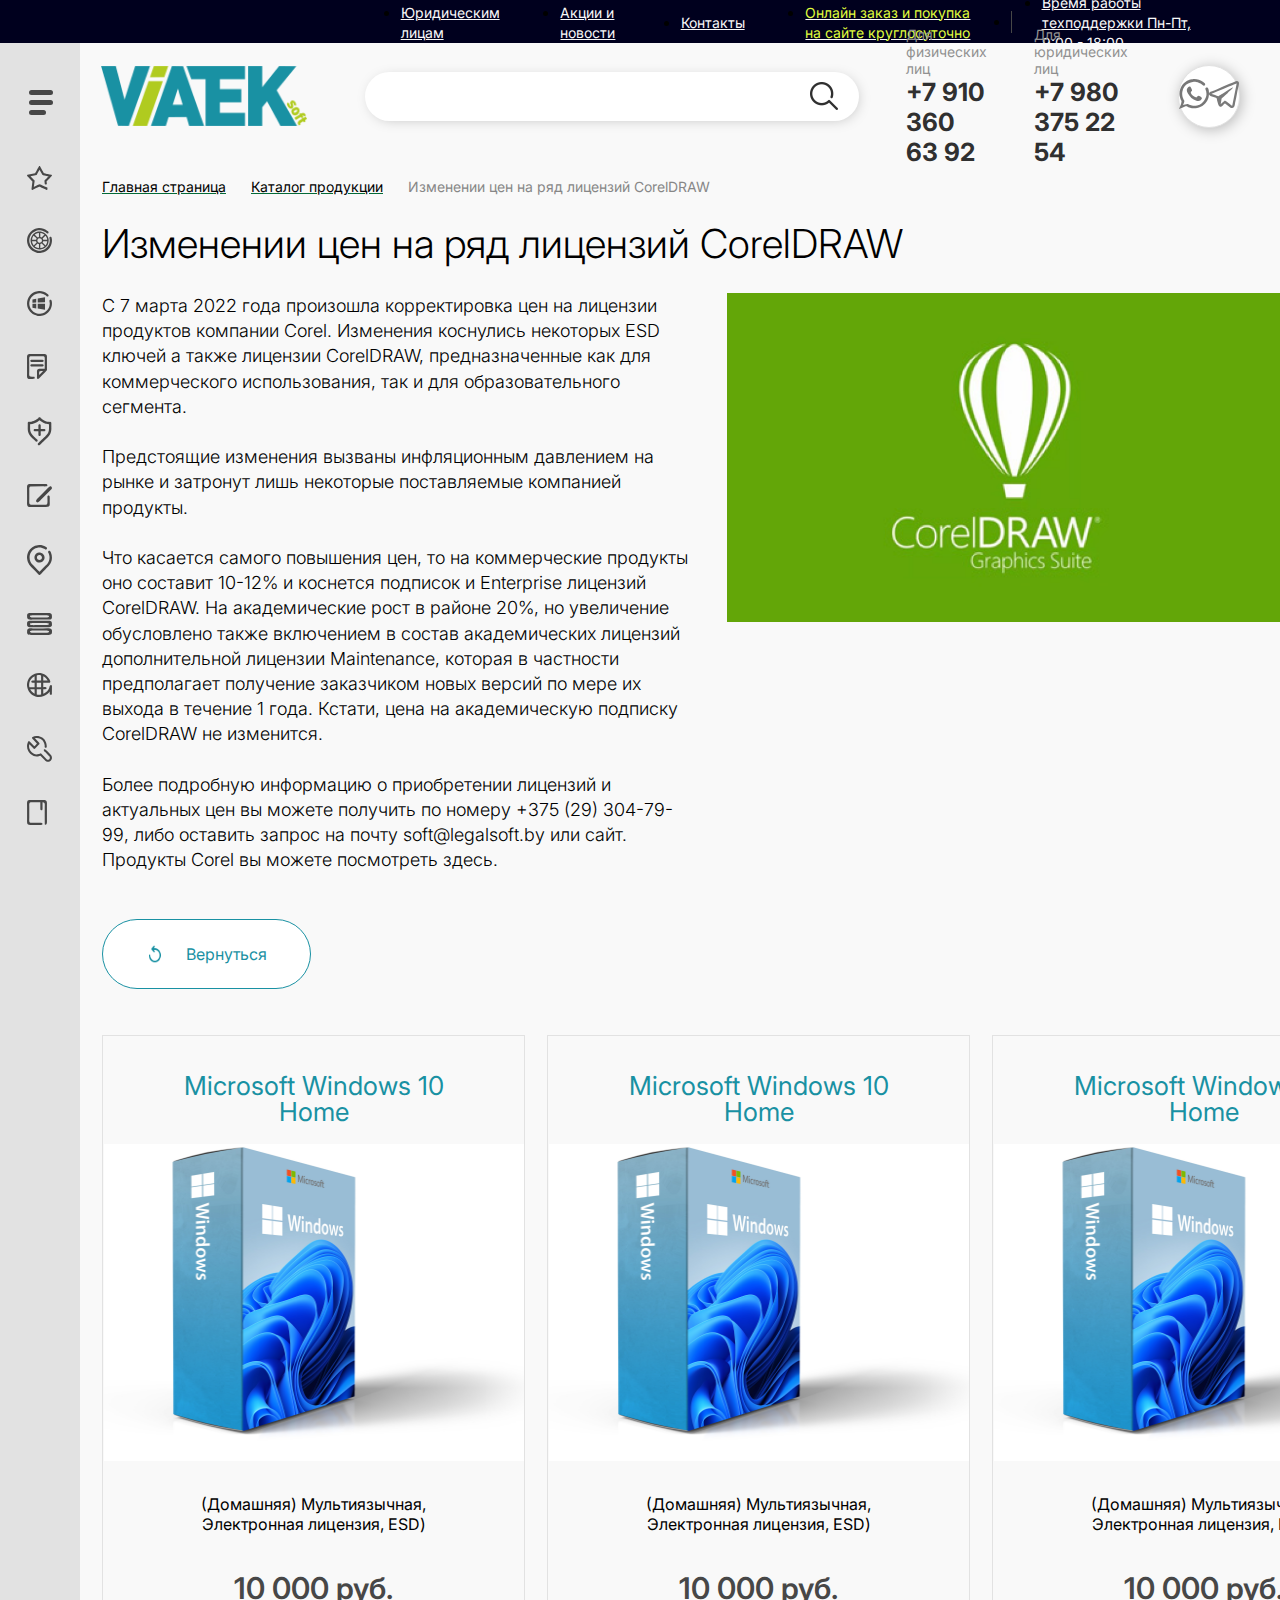
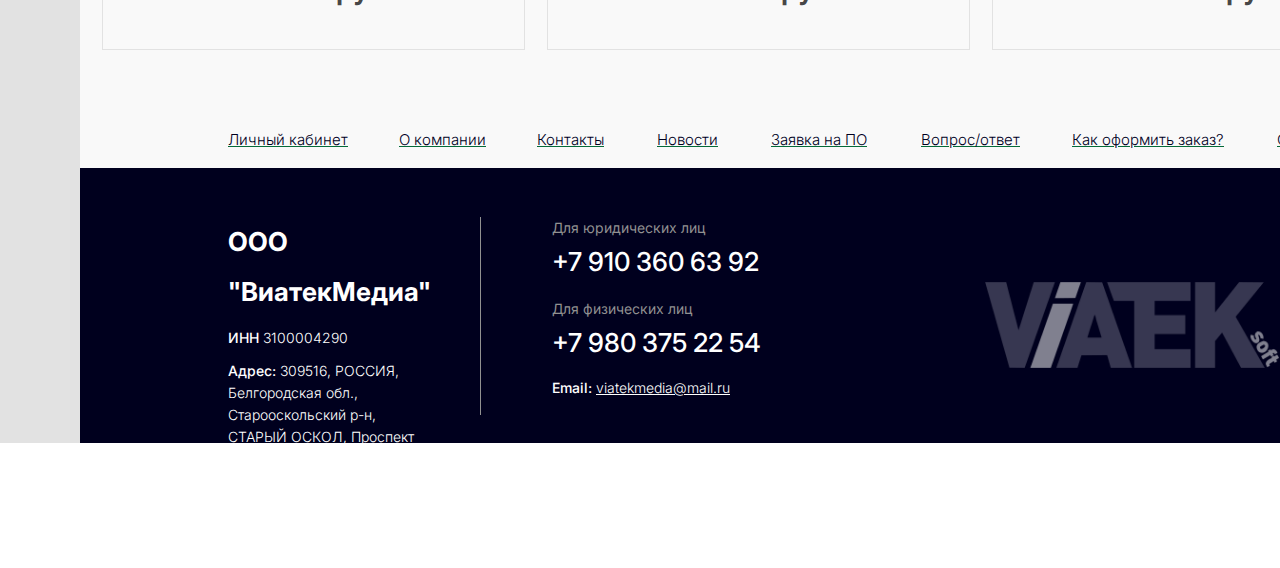
<file: corelDraw.html>
<!DOCTYPE html>
<html lang="en" xmlns="http://www.w3.org/1999/html">
<head>
    <meta charset="UTF-8">
    <title>Viatek</title>
    <meta name="viewport" content="width=device-width, initial-scale=1.0">
    <link rel="stylesheet" href="style.css">
    <link rel="stylesheet" href="https://cdn.jsdelivr.net/npm/swiper@8/swiper-bundle.min.css"/>
    <style>
        :root {
            --swiper-theme-color: #E3E2E7;
        }
        .swiper-horizontal>.swiper-pagination-bullets, .swiper-pagination-bullets.swiper-pagination-horizontal,
        .swiper-pagination-custom, .swiper-pagination-fraction  {
            left: 1025px;
        }

    </style>
</head>
<body>

<header>
    <div class="header-block">
        <nav>
            <ul id="nav-ul">
                <li><a href="#">Юридическим лицам</a></li>
                <li><a href="#">Акции и новости</a></li>
                <li><a href="#">Контакты</a></li>
                <li><a href="#">Онлайн заказ и покупка на сайте круглосуточно</a></li>
                <li><span></span></li>
                <li><a href="#">Время работы техподдержки Пн-Пт, 9:00 - 18:00</a></li>
            </ul>
        </nav>
    </div>
</header>

<main>
    <div class="container">
        <div class="container-wrapper">
            <aside id="aside">

                <div class="side-icon" id="sideIcon">
                    <!-- burger-->
                    <div id="burger-menu">
                        <span id="burger"></span>
                    </div>
                    <!---->

                    <a href="#"><svg width="25" height="24" viewBox="0 0 25 24" fill="none" xmlns="http://www.w3.org/2000/svg">
                        <path class="icon-nav" fill-rule="evenodd" clip-rule="evenodd" d="M12.38 0L12.914 0.054C13.426 1.01 13.956 1.987 14.514 2.909C14.984 3.686 15.359 4.515 15.821 5.279C16.11 5.758 16.339 6.266 16.621 6.734C16.6747 6.9187 16.7761 7.08599 16.915 7.219C17.0963 7.2788 17.2845 7.31509 17.475 7.327C17.968 7.461 18.499 7.487 19.022 7.627C19.545 7.767 20.138 7.8 20.7 7.946C21.942 8.269 23.273 8.434 24.542 8.7C24.8004 8.99407 24.9605 9.36151 25 9.751C24.88 9.85478 24.7726 9.97225 24.68 10.101C24.3594 10.4068 24.0566 10.7306 23.773 11.071C23.514 11.418 23.098 11.671 22.839 12.014C22.6424 12.2706 22.4286 12.5135 22.199 12.741L21.906 13.01C21.5977 13.3948 21.2682 13.762 20.919 14.11C20.607 14.441 20.298 14.775 19.985 15.11C19.876 15.1699 19.7828 15.2549 19.7132 15.3581C19.6437 15.4612 19.5997 15.5795 19.585 15.703C19.6597 15.9841 19.6957 16.2741 19.692 16.565L19.852 17.665C19.8309 17.8184 19.7776 17.9656 19.6957 18.097C19.6137 18.2285 19.5049 18.3411 19.3765 18.4275C19.248 18.514 19.1027 18.5724 18.9501 18.5988C18.7975 18.6253 18.6411 18.6192 18.491 18.581C17.631 18.294 17.815 17.588 17.611 16.669L17.584 16.103C17.4757 15.608 17.431 15.1013 17.451 14.595C17.6681 14.4285 17.8572 14.2283 18.011 14.002C18.195 13.757 18.462 13.581 18.651 13.329L19.1 12.9C19.4056 12.6053 19.6909 12.2902 19.954 11.957L20.594 11.337C20.794 11.075 21.07 10.892 21.261 10.637C21.3389 10.5129 21.438 10.4035 21.554 10.314C21.5388 10.3007 21.52 10.2924 21.5 10.29C21.3391 10.231 21.1709 10.1946 21 10.182C20.581 10.067 20.134 10.033 19.693 9.913C19.014 9.728 18.293 9.681 17.585 9.482C17.176 9.366 16.716 9.337 16.278 9.213C16.0347 9.13558 15.7845 9.08134 15.531 9.051C15.4492 8.85771 15.3415 8.67639 15.211 8.512C15.011 8.188 14.842 7.855 14.651 7.542C14.228 6.85 13.898 6.134 13.477 5.442C13.162 4.928 12.8 4.4 12.54 3.852H12.513C12.3353 4.29282 12.1021 4.70918 11.819 5.091C11.284 5.97 10.826 6.891 10.298 7.758C10.118 8.058 9.965 8.358 9.791 8.647C9.7405 8.81122 9.64855 8.95965 9.524 9.078L3.655 10.37C3.66152 10.3812 3.67082 10.3905 3.682 10.397L6.59 13.497C6.86692 13.7572 7.12554 14.0362 7.364 14.332C7.44124 14.3782 7.50747 14.4407 7.55807 14.5152C7.60867 14.5896 7.64243 14.6742 7.657 14.763C7.6228 14.8858 7.60497 15.0125 7.604 15.14C7.504 15.585 7.526 16.067 7.417 16.54C7.273 17.165 7.303 17.852 7.15 18.506C7.063 18.877 7.083 19.288 6.99 19.691C6.90239 20.0624 6.84883 20.4409 6.83 20.822H6.884C7.115 20.6702 7.36655 20.5524 7.631 20.472C8.025 20.296 8.418 20.091 8.831 19.906C9.631 19.55 10.414 19.138 11.231 18.775C11.6479 18.5135 12.0961 18.3055 12.565 18.156C12.814 18.3095 13.0833 18.4273 13.365 18.506C13.887 18.738 14.423 18.965 14.965 19.206C16.735 19.992 18.573 20.753 20.328 21.576L20.541 23.219C20.4511 23.319 20.3708 23.4271 20.301 23.542C20.1691 23.6686 20.0152 23.7703 19.847 23.842C19.7641 23.9104 19.6604 23.9485 19.553 23.95C19.3395 23.8692 19.134 23.7687 18.939 23.65C18.539 23.474 18.167 23.278 17.792 23.111C16.518 22.544 15.304 21.953 14.03 21.387C13.654 21.22 13.278 21.024 12.883 20.848C12.7515 20.7628 12.6074 20.699 12.456 20.659C12.3498 20.7312 12.2326 20.7859 12.109 20.821C11.751 20.981 11.394 21.164 11.015 21.333C9.77 21.889 8.546 22.521 7.28 23.084C6.875 23.264 6.436 23.464 6.026 23.677C5.81948 23.8267 5.58254 23.9291 5.332 23.977C5.2 23.877 5.015 23.854 4.878 23.762C4.7337 23.6401 4.59989 23.5063 4.478 23.362L5.439 15.524C5.22425 15.3446 5.03574 15.1358 4.879 14.904C4.748 14.729 4.562 14.604 4.425 14.419C4.158 14.062 3.731 13.806 3.464 13.449C3.26736 13.1925 3.05353 12.9496 2.824 12.722L2.531 12.453C2.18562 12.0153 1.8111 11.6013 1.41 11.214C1.067 10.855 0.747 10.478 0.4 10.128C0.214572 10.0053 0.0741542 9.8256 0 9.616C0.027629 9.53784 0.0454323 9.45655 0.053 9.374C0.120441 9.11602 0.259456 8.88236 0.454 8.7L8.164 7.219C8.24722 6.99609 8.36426 6.78731 8.511 6.6C8.754 6.2 8.943 5.776 9.178 5.388C9.878 4.238 10.436 3.001 11.126 1.859C11.405 1.397 11.626 0.908 11.9 0.459C11.9358 0.296949 12.0311 0.154217 12.167 0.059C12.21 0.027 12.337 0.028 12.38 0Z"
                              fill="#474747"/></svg>
                    </a>
                    <a href="#"><svg width="25" height="25" viewBox="0 0 25 25" fill="none" xmlns="http://www.w3.org/2000/svg">
                        <path class="icon-nav1" fill-rule="evenodd" clip-rule="evenodd" d="M11.8246 0.0300046C14.8088 -0.11384 17.7462 0.812815 20.1077 2.643C20.3147 2.795 20.5077 2.936 20.7077 3.088L20.9177 3.326C21.0984 3.41386 21.2611 3.53458 21.3977 3.682C21.5569 3.95796 21.6144 4.28105 21.5599 4.59499C21.5054 4.90893 21.3426 5.19382 21.0997 5.4C20.0467 6.08801 19.2427 4.741 18.6687 4.331C17.6776 3.62443 16.5838 3.07435 15.4256 2.7C14.9927 2.558 14.5806 2.546 14.1046 2.433C13.4552 2.28617 12.7877 2.23629 12.1236 2.285C11.8056 2.356 11.4337 2.297 11.1037 2.374C10.3501 2.50534 9.60759 2.69389 8.88265 2.938C7.60778 3.42927 6.4425 4.1675 5.45369 5.11032C4.46489 6.05313 3.67203 7.18196 3.12065 8.432C2.94684 8.89068 2.79664 9.35796 2.67065 9.832C2.20252 11.4669 2.1612 13.1946 2.55065 14.85C2.8273 15.8996 3.24085 16.9083 3.78065 17.85C4.978 19.7607 6.75533 21.238 8.85265 22.066C9.35326 22.2383 9.86471 22.3772 10.3836 22.482C11.5628 22.7633 12.7853 22.8139 13.9837 22.631C14.6956 22.5038 15.3974 22.3253 16.0837 22.097C18.3992 21.1782 20.3279 19.4903 21.5457 17.317C22.0244 16.3911 22.3679 15.4014 22.5657 14.378C22.6397 14.093 22.5867 13.85 22.6557 13.547C22.7516 12.9782 22.7717 12.3991 22.7157 11.825L22.5657 10.637C22.4288 10.2983 22.3873 9.92861 22.4457 9.568C22.4971 9.39527 22.5873 9.23654 22.7093 9.10384C22.8313 8.97114 22.9819 8.86797 23.1497 8.80214C23.3175 8.73631 23.4981 8.70956 23.6777 8.72392C23.8574 8.73828 24.0314 8.79337 24.1867 8.885C24.7147 9.212 24.6157 9.821 24.7867 10.518C25.1204 12.2475 25.0277 14.0323 24.5167 15.718C24.3212 16.4023 24.0909 17.0762 23.8267 17.737C22.4051 20.7565 19.8487 23.0926 16.7137 24.237C15.9389 24.4926 15.1464 24.6911 14.3427 24.831L13.2027 24.95C12.6026 25.0069 11.9977 24.9871 11.4026 24.891C10.8146 24.758 10.2407 24.808 9.69165 24.653C8.9141 24.4382 8.15202 24.1709 7.41065 23.853C4.532 22.6006 2.2442 20.2906 1.01965 17.4C0.79965 16.9 0.69165 16.406 0.50965 15.855C0.33565 15.326 0.26065 14.694 0.11965 14.1L0.0596501 13.09C-0.027624 12.5482 -0.0174646 11.9952 0.0896501 11.457L0.14965 10.685C0.281751 9.89137 0.472269 9.10858 0.71965 8.34301C1.31841 6.69371 2.25123 5.18579 3.45969 3.91366C4.66816 2.64153 6.12624 1.63259 7.74265 0.950005C8.62066 0.621195 9.52353 0.363041 10.4426 0.178005L11.8246 0.0300046ZM12.6646 3.474C13.0195 3.47916 13.3722 3.52889 13.7147 3.622C13.9446 3.68 14.1217 3.648 14.3447 3.711C14.8943 3.84584 15.4356 4.01279 15.9656 4.211C16.3771 4.34871 16.7781 4.51581 17.1657 4.711C18.2698 5.36927 19.228 6.246 19.9814 7.2875C20.7349 8.329 21.2679 9.51334 21.5477 10.768C21.7729 12.0195 21.732 13.3044 21.4277 14.539C21.3605 14.9109 21.2703 15.2783 21.1577 15.639C20.7142 16.7809 20.048 17.8232 19.1979 18.7051C18.3477 19.5871 17.3305 20.291 16.2057 20.776C15.6021 21.0231 14.9798 21.2218 14.3447 21.37L13.4747 21.459C13.1023 21.5549 12.7178 21.595 12.3336 21.578C11.4027 21.4764 10.4801 21.3093 9.57265 21.078C7.36266 20.2506 5.55676 18.603 4.53065 16.478C4.28794 15.8862 4.07763 15.2817 3.90065 14.667C3.52281 13.4131 3.48143 12.0819 3.78065 10.807C3.83519 10.426 3.91537 10.0492 4.02065 9.679C4.52798 8.46856 5.19344 7.33066 5.99965 6.295C6.16715 6.10431 6.35876 5.93624 6.56965 5.795C6.79965 5.623 6.99965 5.388 7.23265 5.226C8.16273 4.58902 9.18492 4.09833 10.2636 3.771C10.7147 3.634 11.2157 3.607 11.6447 3.504C11.9841 3.54806 12.3284 3.53794 12.6646 3.474ZM11.9446 9V4.958C10.7494 4.95401 9.58737 5.35121 8.64465 6.086C8.31556 6.23325 8.01964 6.4455 7.77465 6.71C8.09311 6.92268 8.36804 7.19421 8.58465 7.51L9.03465 7.926C9.33965 8.226 9.63465 8.545 9.93465 8.846C10.1266 9.12249 10.3844 9.34688 10.6847 9.499C11.0634 9.243 11.4934 9.0727 11.9446 9ZM13.3246 4.962V8.967H13.3546V9C13.8331 9.1116 14.2967 9.27944 14.7357 9.5C14.921 9.2598 15.1322 9.04081 15.3657 8.847C15.5366 8.67801 15.6786 8.486 15.8456 8.313C16.1737 8.01452 16.4842 7.69732 16.7757 7.363C17.0498 7.15126 17.2923 6.9014 17.4957 6.621C17.1287 6.4487 16.7858 6.22917 16.4757 5.968C15.5463 5.33114 14.451 4.98006 13.3246 4.958V4.962ZM5.07165 11.847H9.09365C9.20646 11.3614 9.37771 10.8914 9.60365 10.447C9.16693 10.1431 8.79053 9.76056 8.49365 9.31901C8.1754 8.98905 7.83458 8.68164 7.47365 8.399C7.26458 8.12343 7.02281 7.87428 6.75365 7.657C6.64728 7.81607 6.51553 7.95661 6.36365 8.073C6.25865 8.215 6.15265 8.373 6.06365 8.518C5.45323 9.52435 5.11164 10.6707 5.07165 11.847ZM16.1717 11.847H20.1997C20.2477 9.88801 19.2507 8.858 18.5187 7.661H18.4887V7.69C17.7177 8.29732 17.0224 8.99498 16.4177 9.768C16.081 9.95239 15.8167 10.2453 15.6677 10.599C15.8313 10.7627 15.9606 10.9574 16.048 11.1717C16.1354 11.386 16.1791 11.6156 16.1767 11.847H16.1717ZM12.2997 10.3C12.1177 10.431 11.7636 10.4 11.5796 10.508C11.0394 10.8428 10.6355 11.3584 10.4396 11.963C10.3382 12.4797 10.4096 13.0155 10.6427 13.4877C10.8758 13.9599 11.2577 14.3423 11.7296 14.576C12.0343 14.7639 12.3957 14.8376 12.7497 14.784C13.1675 14.7252 13.5652 14.5675 13.9097 14.324C14.2543 14.0805 14.5357 13.7582 14.7306 13.384C15.4806 11.678 13.9517 10.289 12.2997 10.3ZM5.06665 13.21C5.01865 15.166 6.01665 16.199 6.74765 17.396H6.80765C7.01314 17.1627 7.24464 16.9537 7.49765 16.773L8.87865 15.259C9.2043 15.0841 9.45887 14.8012 9.59865 14.459C9.27017 14.1273 9.08675 13.6788 9.08865 13.212H5.07165L5.06665 13.21ZM16.1667 13.21C16.155 13.5896 16.041 13.9589 15.8366 14.279C15.7548 14.3511 15.6928 14.4431 15.6566 14.546C15.7012 14.6126 15.7413 14.6821 15.7767 14.754C15.9351 14.9267 16.1168 15.0765 16.3167 15.199C16.5526 15.4213 16.7732 15.6596 16.9767 15.912L17.6367 16.536C17.8725 16.873 18.1672 17.1647 18.5067 17.397C18.6123 17.2374 18.7442 17.0967 18.8967 16.981C19.0016 16.842 19.1077 16.681 19.1967 16.536C19.8081 15.5317 20.1492 14.3862 20.1867 13.211H16.1767L16.1667 13.21ZM11.9446 20.1V16.063C11.5732 16.0412 11.2128 15.9289 10.8947 15.736C10.8198 15.6564 10.7273 15.5954 10.6247 15.558C9.92465 16.229 9.24465 16.923 8.55365 17.607C8.25325 17.8311 7.99002 18.101 7.77365 18.407C7.89857 18.4998 8.00968 18.6099 8.10365 18.734C8.24965 18.843 8.40365 18.967 8.55365 19.061C9.57564 19.6936 10.7437 20.0515 11.9446 20.1ZM13.3246 16.062V20.1C14.6985 20.0366 16.0238 19.5721 17.1367 18.764L17.4967 18.378V18.32C17.2126 18.0993 16.9513 17.8507 16.7167 17.578L15.4267 16.331C15.2346 15.999 14.9398 15.7386 14.5866 15.589C14.1916 15.8082 13.7663 15.968 13.3246 16.063V16.062Z"
                              fill="#474747"/>
                    </svg>
                    </a>
                    <a href="#"><svg width="25" height="25" viewBox="0 0 25 25" fill="none" xmlns="http://www.w3.org/2000/svg">
                        <path class="icon-nav2" fill-rule="evenodd" clip-rule="evenodd" d="M11.9483 0.0250033C14.9276 -0.135642 17.8608 0.813463 20.1813 2.689C20.7103 3.125 21.8053 3.57 21.5613 4.656C21.5384 4.81033 21.4842 4.95836 21.4022 5.09109C21.3202 5.22382 21.212 5.33845 21.0843 5.428C20.0263 6.106 19.1983 4.728 18.6243 4.307C17.127 3.25644 15.3946 2.58958 13.5793 2.365L12.1733 2.29C11.1184 2.38475 10.0758 2.58576 9.06129 2.89C7.31609 3.51604 5.77579 4.60827 4.60765 6.04809C3.4395 7.4879 2.68819 9.22025 2.43529 11.057C2.22723 12.3146 2.26972 13.6009 2.56029 14.842C2.80853 15.8735 3.20606 16.8633 3.74029 17.78C5.11322 20.0721 7.33025 21.7344 9.91529 22.41C10.9513 22.7439 12.0464 22.8543 13.1283 22.734C14.038 22.6566 14.9377 22.4891 15.8143 22.234C18.1818 21.3857 20.1731 19.7277 21.4363 17.553C22.0155 16.4891 22.4143 15.3364 22.6163 14.142L22.7413 12.723C22.9163 11.665 22.2203 10.36 22.4653 9.536C22.5232 9.36632 22.6188 9.21195 22.7448 9.08442C22.8709 8.9569 23.0241 8.85954 23.1931 8.79961C23.3621 8.73969 23.5425 8.71877 23.7207 8.7384C23.8989 8.75804 24.0704 8.81773 24.2223 8.913C24.6162 9.36756 24.8225 9.95494 24.7993 10.556C25.1053 12.3224 25.0026 14.1354 24.4993 15.856C23.9422 17.9124 22.8641 19.7903 21.3691 21.3082C19.8742 22.8261 18.0129 23.9327 15.9653 24.521C15.0137 24.7416 14.0491 24.9015 13.0773 25L12.0003 24.975L10.6703 24.875C9.52362 24.6578 8.40425 24.3154 7.33228 23.854C5.09413 22.8287 3.20877 21.1649 1.91292 19.0717C0.617068 16.9785 -0.0315105 14.5492 0.0486132 12.0886C0.128737 9.62807 0.933991 7.24603 2.36327 5.24157C3.79256 3.23711 5.78216 1.69957 8.08228 0.822003C8.86544 0.537176 9.67178 0.320701 10.4923 0.175003L11.9483 0.0250033ZM18.0223 6.275V11.355L10.7223 11.504V7.62L18.0223 6.275ZM5.44729 11.629V8.591L9.26229 7.744L9.23729 11.529L5.44729 11.629ZM18.0223 12.849V18.749L10.7223 17.579V12.874L18.0223 12.849ZM5.44729 12.874H9.26229V17.48L5.44729 16.733V12.873V12.874Z"
                              fill="#474747"/>
                    </svg>
                    </a>
                    <a href="#"><svg width="20" height="25" viewBox="0 0 20 25" fill="none" xmlns="http://www.w3.org/2000/svg">
                        <path class="icon-nav3" fill-rule="evenodd" clip-rule="evenodd" d="M17.7386 14.7274V6.27421C17.7386 5.05969 17.8986 3.46776 17.3618 2.77824C16.8466 2.12018 15.133 2.29921 13.993 2.29921H5.68022C4.51062 2.29921 3.03222 2.16776 2.54742 2.87421C2.00022 3.6605 2.24022 6.2355 2.24022 7.56695V17.3855C2.24022 18.667 2.02022 20.8532 2.40502 21.8153C2.83302 22.8839 4.56982 22.654 6.03302 22.6532C6.46132 22.5956 6.89686 22.6707 7.28182 22.8686C7.4316 22.9982 7.54697 23.1635 7.61749 23.3493C7.68801 23.5352 7.71147 23.7359 7.68574 23.9332C7.66002 24.1305 7.58591 24.3183 7.47013 24.4795C7.35435 24.6407 7.20055 24.7702 7.02262 24.8565C6.20604 25.0026 5.37258 25.0267 4.54902 24.9282C2.87942 24.9282 1.27622 25.0815 0.544219 24.1379C-0.159781 23.2379 0.0234188 21.371 0.0234188 19.7581V3.85566C0.0234188 2.67743 -0.0293812 1.5976 0.447419 0.933886C1.28982 -0.241921 3.14182 0.0475953 5.08822 0.0475953L15.241 0.0234017C17.3666 0.0234017 18.8946 -0.213695 19.693 1.19679C20.1226 1.95566 19.9522 3.53953 19.9522 4.69276V15.2774C19.9973 15.6208 19.9813 15.9695 19.905 16.3073C19.4639 16.8894 18.9591 17.4196 18.4002 17.8879L14.8434 21.5274L12.2034 24.2331C12.077 24.468 11.884 24.6596 11.649 24.7833C11.414 24.907 11.1477 24.9572 10.8842 24.9274C10.6984 24.8876 10.5247 24.8039 10.3773 24.6832C10.2299 24.5625 10.113 24.4082 10.0362 24.2331C9.93311 23.6473 9.9172 23.0494 9.98902 22.4589V18.4629C9.92902 17.7682 9.95266 17.0688 10.0594 16.3799C10.1547 16.052 10.3202 15.7491 10.5441 15.4926C10.768 15.2361 11.0449 15.0322 11.3554 14.8952C12.0948 14.7132 12.8591 14.6565 13.617 14.7274H17.7394H17.7386ZM4.26422 5.69921H13.7842C15.0322 5.69921 16.893 5.4734 16.6586 6.92018C16.4634 8.12502 15.3146 7.95001 13.9498 7.95001H6.83142C5.89887 8.02901 4.9608 8.01307 4.03142 7.90243C3.87212 7.82747 3.73111 7.71814 3.61835 7.58218C3.50559 7.44621 3.42385 7.28693 3.3789 7.11561C3.33395 6.94428 3.32689 6.76509 3.35822 6.59071C3.38955 6.41633 3.45851 6.25102 3.56022 6.10647C3.75722 5.91325 3.99934 5.77319 4.26422 5.69921ZM4.26422 10.225H13.7842C15.033 10.225 16.893 9.9984 16.6586 11.446C16.4626 12.6557 15.2986 12.4758 13.9258 12.4758H6.80822C5.86666 12.574 4.91649 12.5499 3.98102 12.404C3.82882 12.3242 3.69537 12.2124 3.58967 12.0762C3.48397 11.9399 3.40849 11.7824 3.3683 11.6143C3.32812 11.4461 3.32417 11.2712 3.35672 11.1014C3.38928 10.9316 3.45758 10.7708 3.55702 10.6299C3.75519 10.4371 3.99844 10.2978 4.26422 10.225ZM13.9442 16.9992C13.5237 17.0601 13.1125 17.1742 12.7202 17.3387C11.9882 17.8887 12.1906 19.7468 12.2018 21.0266L16.1362 17.0032H13.9458L13.9442 16.9992Z"
                              fill="#474747"/>
                    </svg>
                    </a>
                    <a href="#"><svg width="25" height="29" viewBox="0 0 25 29" fill="none" xmlns="http://www.w3.org/2000/svg">
                        <path class="icon-nav4" fill-rule="evenodd" clip-rule="evenodd" d="M22.8004 4.85004C22.8001 4.87713 22.8089 4.90355 22.8254 4.92504C23.0233 4.83875 23.2463 4.82983 23.4504 4.90004C23.6535 4.9478 23.8398 5.04976 23.9895 5.19504C24.1392 5.34033 24.2466 5.5235 24.3004 5.72504C24.3462 5.97239 24.3546 6.2252 24.3254 6.47504V8.22504C24.3364 9.07104 24.3504 10.014 24.3504 10.9C24.3816 11.3249 24.3732 11.7517 24.3254 12.175V12.65L24.2254 13.6C24.1114 14.073 24.0734 14.569 23.9254 15.025C23.649 15.9749 23.2631 16.8893 22.7754 17.75C22.138 18.8549 21.3181 19.8439 20.3504 20.675L20.1004 20.95C19.8583 21.2007 19.5993 21.4346 19.3254 21.65L19.0004 22C18.7737 22.2328 18.5315 22.45 18.2754 22.65L17.8004 23.15C17.5266 23.3656 17.2676 23.5994 17.0254 23.85L16.7504 24.15C16.3264 24.4897 15.9256 24.8571 15.5504 25.25C15.0985 25.7404 14.6141 26.1998 14.1004 26.625C13.9094 26.769 13.7724 26.976 13.5754 27.125C13.2544 27.368 13.0244 27.76 12.7004 28C12.5278 28.1303 12.3261 28.2166 12.1126 28.2514C11.8992 28.2863 11.6805 28.2687 11.4754 28.2C11.3164 28.1301 11.1742 28.0269 11.0584 27.8976C10.9425 27.7682 10.8556 27.6155 10.8035 27.4498C10.7514 27.2841 10.7354 27.1092 10.7564 26.9367C10.7774 26.7643 10.8351 26.5984 10.9254 26.45C11.2114 26.1031 11.5389 25.7924 11.9004 25.525L12.3754 25.025C12.6494 24.8096 12.9083 24.5757 13.1504 24.325L13.4004 24.05C13.5688 23.911 13.7275 23.7607 13.8754 23.6C13.8964 23.579 13.9574 23.571 13.9754 23.55C13.9934 23.529 13.9754 23.474 14.0004 23.45C14.2077 23.2309 14.4335 23.0302 14.6754 22.85C14.8664 22.706 15.0034 22.499 15.2004 22.35L15.6254 21.9C15.9968 21.5201 16.389 21.1612 16.8004 20.825L17.2754 20.325C17.5493 20.1095 17.8083 19.8757 18.0504 19.625L18.3254 19.325C19.736 18.2206 20.8168 16.7507 21.4504 15.075C22.2504 13.114 21.9944 9.93704 22.0004 7.22504C21.05 7.2394 20.1038 7.09578 19.2004 6.80004C18.7784 6.66204 18.4004 6.61304 18.0004 6.45004C16.8539 5.98847 15.7498 5.42803 14.7004 4.77504C14.1584 4.43204 13.6734 4.07004 13.1754 3.70004C12.9433 3.56551 12.7326 3.39698 12.5504 3.20004H12.5254V3.22504C12.3678 3.34065 12.2176 3.46589 12.0754 3.60004C11.7174 3.86604 11.3624 4.14504 11.0004 4.40004C9.88772 5.15047 8.69754 5.77908 7.45043 6.27504C6.07849 6.87925 4.59935 7.20229 3.10043 7.22504V10.95C3.04513 12.0065 3.12919 13.0656 3.35043 14.1C3.8586 16.1372 5.02796 17.9484 6.67543 19.25L7.10043 19.7C7.47179 20.08 7.86407 20.4388 8.27543 20.775L8.60043 21.125C8.82719 21.3578 9.0694 21.5749 9.32543 21.775L9.80043 22.275C10.1111 22.4855 10.3749 22.7579 10.5754 23.075C10.6789 23.3144 10.7056 23.58 10.6519 23.8352C10.5982 24.0904 10.4667 24.3227 10.2754 24.5C10.0739 24.6441 9.83657 24.7297 9.58952 24.7473C9.34246 24.765 9.09534 24.714 8.87543 24.6C8.57543 24.41 8.38043 24.062 8.10043 23.85C7.51143 23.4 7.06543 22.8 6.47543 22.35L6.00043 21.85C5.71769 21.6267 5.45041 21.3845 5.20043 21.125L4.92543 20.825C4.43524 20.4526 3.99791 20.0152 3.62543 19.525C3.26943 19.053 2.84943 18.613 2.52543 18.1C1.79375 16.8666 1.26216 15.5249 0.950427 14.125C0.731018 12.7617 0.663939 11.3782 0.750427 10C0.750427 9.02104 0.772427 7.98904 0.775427 7.05004C0.702425 6.55942 0.719368 6.0596 0.825427 5.57504C0.924221 5.37979 1.06926 5.21165 1.24792 5.08529C1.42657 4.95892 1.63341 4.87816 1.85043 4.85004C1.96924 4.84369 2.08814 4.86068 2.20043 4.90004C2.31443 4.86825 2.43208 4.85144 2.55043 4.85004C2.89002 4.90333 3.23584 4.90333 3.57543 4.85004C3.80843 4.79704 4.07543 4.81304 4.32543 4.75004C5.082 4.58811 5.82566 4.37086 6.55043 4.10004C7.96226 3.48408 9.29648 2.70368 10.5254 1.77504C10.7544 1.60704 10.9504 1.36904 11.1754 1.20004C11.2275 1.17947 11.2777 1.15437 11.3254 1.12504L11.4754 0.725041C11.5968 0.571079 11.7478 0.443062 11.9196 0.348584C12.0914 0.254106 12.2804 0.195091 12.4754 0.175041C12.6944 0.162192 12.913 0.206063 13.1101 0.302412C13.3072 0.398761 13.4761 0.544329 13.6004 0.725041C13.6714 0.839041 13.6504 0.975041 13.7254 1.10004C13.835 1.19282 13.9521 1.27644 14.0754 1.35004C14.4384 1.62204 14.7754 1.96104 15.1504 2.22504C16.4361 3.15219 17.8513 3.88505 19.3504 4.40004C20.0254 4.62404 20.7384 4.68104 21.5004 4.85004C21.9326 4.89392 22.3682 4.89392 22.8004 4.85004ZM13.7254 11.925H16.4004C16.9798 11.8079 17.5819 11.9248 18.0754 12.25C18.2037 12.3605 18.3044 12.4994 18.3695 12.6556C18.4346 12.8119 18.4623 12.9812 18.4504 13.15C18.427 13.3819 18.3399 13.6027 18.1987 13.788C18.0575 13.9733 17.8677 14.1159 17.6504 14.2C17.2299 14.2764 16.8007 14.2933 16.3754 14.25H13.7254C13.7334 15.158 13.7418 16.0664 13.7504 16.975C13.7953 17.4096 13.77 17.8485 13.6754 18.275C13.5926 18.4579 13.4681 18.6188 13.3118 18.7447C13.1554 18.8706 12.9717 18.9581 12.7754 19C12.6066 19.0299 12.4332 19.0206 12.2685 18.973C12.1038 18.9253 11.9522 18.8405 11.8254 18.725C11.3354 18.366 11.4004 17.774 11.4004 16.95V14.25H8.75043C8.44877 14.3142 8.13696 14.314 7.83539 14.2494C7.53383 14.1848 7.2493 14.0572 7.00043 13.875C6.86637 13.7593 6.76392 13.6114 6.7027 13.4453C6.64148 13.2791 6.62349 13.1001 6.65043 12.925C6.68279 12.7418 6.75572 12.5682 6.86386 12.4168C6.97199 12.2654 7.11262 12.1401 7.27543 12.05C7.72091 11.9175 8.18834 11.875 8.65043 11.925H11.4004V9.30004C11.4004 8.38104 11.3284 7.84404 11.8754 7.45004C11.994 7.34668 12.1338 7.27069 12.2851 7.22749C12.4363 7.18428 12.5952 7.17491 12.7504 7.20004C12.9485 7.23767 13.1342 7.3235 13.2911 7.44994C13.4481 7.57639 13.5715 7.73957 13.6504 7.92504C13.7446 8.3516 13.7699 8.79048 13.7254 9.22504V11.925Z"
                              fill="#474747"/>
                    </svg>
                    </a>
                    <a href="#"><svg width="25" height="23" viewBox="0 0 25 23" fill="none" xmlns="http://www.w3.org/2000/svg">
                        <path class="icon-nav5" fill-rule="evenodd" clip-rule="evenodd" d="M17.0073 0.0660144C17.8653 0.0510144 19.3253 -0.119986 19.9003 0.232014C20.0455 0.339046 20.1657 0.47635 20.2526 0.634424C20.3395 0.792497 20.391 0.967565 20.4035 1.14751C20.4161 1.32745 20.3894 1.50798 20.3253 1.67658C20.2612 1.84519 20.1612 1.99786 20.0323 2.12401C19.4113 2.59801 16.6673 2.35701 15.5583 2.35601L3.55328 2.42301C2.02228 2.77001 2.30028 4.68601 2.30028 6.53801V15.267C2.17734 16.6816 2.19946 18.105 2.36628 19.515C2.70928 20.951 4.60628 20.677 6.34628 20.677H15.4583C16.7753 20.677 18.6353 20.907 19.6363 20.477C20.8483 19.957 20.4263 15.655 20.4253 13.806C20.4359 13.2973 20.4469 12.7883 20.4583 12.279C20.5457 12.0648 20.6942 11.881 20.8852 11.7505C21.0763 11.62 21.3015 11.5485 21.5329 11.545C21.7642 11.5415 21.9915 11.6061 22.1864 11.7307C22.3814 11.8553 22.5354 12.0345 22.6293 12.246C22.7842 13.5584 22.808 14.8829 22.7003 16.2C22.7003 18.084 23.0563 21 22.2073 22.108C21.4833 23.05 20.1073 22.971 18.4243 22.971H4.01328C2.77928 22.971 1.61328 23.031 0.92128 22.506C-0.24572 21.622 0.0662798 19.206 0.0662798 17.163L0.0332798 5.11101C0.0332798 2.81101 -0.16672 0.905014 1.44728 0.232014C2.33728 -0.137986 4.06628 0.100014 5.20028 0.100014H13.5883L17.0073 0.0660144ZM23.2243 2.29001C23.5336 2.26994 23.8422 2.33864 24.1138 2.48804C24.3854 2.63743 24.6087 2.86131 24.7573 3.13331C24.906 3.40531 24.9739 3.71412 24.953 4.02338C24.932 4.33265 24.8232 4.62951 24.6393 4.87901L13.8823 15.8C13.1243 16.565 11.2173 19.26 9.67128 18.09C7.72828 16.619 10.8633 14.463 11.5463 13.609L18.9803 6.10901C20.2433 4.83301 21.5173 3.06101 23.2243 2.29001Z"
                              fill="#474747"/>
                    </svg>
                    </a>
                    <a href="#"><svg width="25" height="30" viewBox="0 0 25 30" fill="none" xmlns="http://www.w3.org/2000/svg">
                        <path class="icon-nav6" fill-rule="evenodd" clip-rule="evenodd" d="M12.2197 0.0309696C14.4914 -0.0468364 16.7373 0.532689 18.6877 1.69997C19.3257 2.08497 20.4097 2.58797 19.9007 3.77397C19.749 4.07635 19.4872 4.30906 19.1691 4.42421C18.851 4.53936 18.5008 4.52818 18.1907 4.39297C18.0425 4.28598 17.9082 4.16103 17.7907 4.02097C16.9496 3.48535 16.0223 3.09901 15.0497 2.87897C12.3807 2.23113 9.56376 2.66539 7.21374 4.08697C5.98863 4.86357 4.94857 5.89919 4.16674 7.12097C3.61528 7.96423 3.18602 8.88133 2.89174 9.84497C2.32601 12.1385 2.53378 14.5547 3.48274 16.718C3.85335 17.5429 4.33443 18.3137 4.91274 19.009L6.71274 20.743L10.4127 24.737L12.4647 26.873L12.8377 26.532L15.3877 23.839L18.3417 20.712C18.8847 20.04 19.6707 19.558 20.2417 18.912C20.9598 18.0539 21.5274 17.0805 21.9207 16.033C22.6175 14.0622 22.715 11.9291 22.2007 9.90297C22.0126 9.24946 21.7842 8.60824 21.5167 7.98297C21.3713 7.80295 21.2463 7.60743 21.1437 7.39997C21.0681 7.15385 21.0684 6.89067 21.1444 6.6447C21.2205 6.39872 21.3689 6.18135 21.5703 6.0209C21.7716 5.86044 22.0166 5.76433 22.2734 5.74508C22.5301 5.72583 22.7867 5.78433 23.0097 5.91297C23.4701 6.37275 23.7932 6.95175 23.9427 7.58497C24.9519 9.96901 25.2121 12.6036 24.6887 15.139C23.4297 20.092 20.2477 21.875 17.5367 25.232L16.2307 26.532C15.7197 27.165 13.3677 29.844 12.6547 29.969C12.3711 29.9732 12.0916 29.9012 11.8453 29.7604C11.5991 29.6197 11.3951 29.4154 11.2547 29.169L8.27074 26.037C5.66574 23.262 2.39974 20.805 0.870736 17C0.486732 15.8759 0.226198 14.7134 0.093736 13.533C-0.0729867 12.2702 0.00064075 10.9873 0.310736 9.75197C0.761663 7.74081 1.70519 5.87319 3.05654 4.31693C4.40788 2.76066 6.1247 1.56452 8.05274 0.83597C8.91311 0.530859 9.79894 0.302959 10.6997 0.15497L12.2197 0.0309696ZM11.9707 7.52297C15.8997 7.46997 18.8377 10.905 17.0387 14.737C16.6385 15.5328 16.0383 16.211 15.2968 16.7049C14.5554 17.1987 13.6984 17.4913 12.8097 17.554C9.56574 18.054 6.63074 14.354 7.64774 11.083C7.8719 10.3483 8.25978 9.67403 8.78219 9.11092C9.30459 8.54781 9.94791 8.11053 10.6637 7.83197L11.9707 7.52297ZM12.2507 10.031C11.2157 10.445 10.5507 10.602 10.1367 11.61C9.94055 12.1141 9.91382 12.6685 10.0606 13.1891C10.2074 13.7098 10.5197 14.1686 10.9503 14.4961C11.3809 14.8236 11.9064 15.002 12.4474 15.0043C12.9884 15.0066 13.5154 14.8328 13.9488 14.5091C14.3823 14.1853 14.6985 13.7293 14.8498 13.2099C15.0011 12.6905 14.9791 12.1359 14.7873 11.6301C14.5955 11.1243 14.2442 10.6946 13.7866 10.4061C13.329 10.1176 12.7898 9.98592 12.2507 10.031Z"
                              fill="#474747"/>
                    </svg>
                    </a>
                    <a href="#"><svg width="25" height="22" viewBox="0 0 25 22" fill="none" xmlns="http://www.w3.org/2000/svg">
                        <path class="icon-nav7" fill-rule="evenodd" clip-rule="evenodd" d="M1.32103 0L1.59203 0.0267143L1.32103 0ZM23.408 0L23.679 0.0267143L23.408 0ZM10.095 0.0267143H19.546C21.178 0.0267143 22.914 -0.0832857 23.846 0.458071C24.908 1.07329 24.93 2.068 24.93 3.5585C25.0087 4.18743 24.917 4.82232 24.661 5.42143C23.772 6.81607 21.888 6.60786 19.309 6.60786H6.91103C5.15803 6.60786 2.61103 6.88364 1.42303 6.31164C0.150033 5.69329 0.100033 4.67971 0.100033 3.0195C0.0383546 2.45751 0.106104 1.89139 0.300033 1.34829C0.473437 1.03729 0.734611 0.761353 1.06379 0.541375C1.39296 0.321396 1.78151 0.163136 2.20003 0.0785714L10.095 0.0267143ZM2.84603 2.23771L2.87903 2.56143L2.84603 2.23771ZM5.18303 2.23771C4.50703 2.43571 3.90003 2.30764 3.42103 2.61486C2.27203 3.35657 3.48003 4.23343 4.53903 4.3945L17.514 4.42121C19.406 4.42121 21.759 4.67893 22.053 3.39979C22.334 2.178 19.66 2.24007 18.225 2.24086H5.18303V2.23771ZM2.84603 4.15171L2.87903 4.42121L2.84603 4.15171ZM1.38903 6.6055H1.52403V6.63221L1.38903 6.6055ZM23.476 6.6055H23.612V6.63221L23.476 6.6055ZM1.25303 7.6835L1.69303 7.71021L1.25303 7.6835ZM23.34 7.6835L23.78 7.71021L23.34 7.6835ZM2.50703 7.711H17.751C19.856 7.711 22.741 7.44936 23.951 8.19657C24.951 8.81336 24.933 9.85757 24.933 11.297C24.9808 11.7837 24.9472 12.2731 24.833 12.7529C24.172 14.4273 22.018 14.2898 19.244 14.2898H6.84303C4.72703 14.2898 2.19903 14.4956 1.01603 13.7508C0.634638 13.4816 0.352731 13.1366 0.200033 12.7521C-0.0590446 11.5366 -0.0360067 10.2943 0.268033 9.08521C0.713033 8.22957 1.43203 8.08421 2.50703 7.711ZM5.38603 9.8945C4.71203 10.1027 3.99203 9.95028 3.48603 10.2449C2.36503 10.9018 3.36903 11.8651 4.40103 12.0521C5.84046 12.1836 7.29301 12.2018 8.73703 12.1063H17.511C19.443 12.1063 21.678 12.342 22.05 11.0849C22.404 9.88821 19.628 9.89843 18.29 9.89843H5.38603V9.8945ZM2.84503 9.92121L2.87903 10.2449L2.84503 9.92121ZM2.84503 12.1047L3.31903 12.078H2.87903L2.84503 11.8085V12.1047ZM1.38903 15.3411H1.52403V15.3678L1.38903 15.3411ZM20.123 15.3678C22.087 15.3474 23.578 15.3552 24.391 16.2321C24.6318 16.5 24.8043 16.802 24.899 17.1215C25.0417 18.1884 25.0303 19.2646 24.865 20.3296C24.7246 20.7052 24.4688 21.0479 24.12 21.3274C23.009 22.2082 20.253 21.9474 18.056 21.9474L5.96203 21.9741C2.98603 21.9741 0.871033 22.1988 0.169033 20.3296C0.0734445 19.8658 0.0502732 19.3945 0.100033 18.9263C0.100033 17.3659 0.134033 16.3578 1.28603 15.7449C2.23403 15.2405 4.18603 15.3945 5.75803 15.3945H15.958L20.123 15.3678ZM2.84603 17.5788L2.88003 17.9025L2.84603 17.5788ZM5.21703 17.5788C4.51703 17.7854 3.86503 17.6409 3.38803 17.9834C2.35303 18.7259 3.48803 19.5792 4.50603 19.7356L17.48 19.7623C19.388 19.7623 21.709 20.0239 22.053 18.7644C22.388 17.5387 19.665 17.578 18.259 17.578H5.21703V17.5788ZM2.84603 19.4928L2.88003 19.7623L2.84603 19.4928ZM1.38903 21.9458L1.55803 21.9725L1.38903 21.9458ZM23.476 21.9458L23.645 21.9725L23.476 21.9458Z"
                              fill="#474747"/>
                    </svg>
                    </a>
                    <a href="#"><svg width="25" height="24" viewBox="0 0 25 24" fill="none" xmlns="http://www.w3.org/2000/svg">
                        <path class="icon-nav8" fill-rule="evenodd" clip-rule="evenodd" d="M16.255 9.79302C16.265 11.2437 16.275 12.6947 16.285 14.146C17.643 14.116 19.328 13.82 19.572 15.023C19.898 16.63 17.585 16.351 16.255 16.323V20.823L17.401 20.249C19.4812 19.1164 21.1323 17.3325 22.101 15.171C22.49 14.26 22.586 11.648 24.031 11.937C24.2178 11.9768 24.3922 12.0612 24.5392 12.1831C24.6862 12.305 24.8014 12.4608 24.875 12.637C24.9929 13.3056 25.0131 13.9877 24.935 14.662C24.925 16.2034 24.915 17.745 24.905 19.287C24.79 20.013 25.07 20.932 24.724 21.403C24.6045 21.5412 24.4541 21.6493 24.285 21.7186C24.1159 21.7878 23.9329 21.8162 23.7508 21.8015C23.5686 21.7868 23.3925 21.7294 23.2367 21.6339C23.0809 21.5384 22.9498 21.4076 22.854 21.252C22.6921 20.3138 22.6618 19.3576 22.764 18.411L22.704 18.441C22.1847 19.3136 21.4855 20.0656 20.653 20.647C17.81 22.916 13.436 25.015 8.44003 23.458C3.89303 22.038 1.01103 18.635 0.121031 13.511C-0.062914 12.3487 -0.0527764 11.164 0.151031 10.005C0.486123 7.90757 1.37979 5.93904 2.73819 4.30615C4.09659 2.67325 5.8696 1.43625 7.87103 0.72502C10.2112 -0.088929 12.7397 -0.193298 15.139 0.42502C18.1399 1.29417 20.6828 3.30064 22.226 6.01702C22.603 6.64502 23.706 8.49802 23.191 9.34202C22.775 10.024 22.012 9.76502 21.05 9.76502L16.255 9.79302ZM14.083 7.61702V3.74802C14.1544 3.29525 14.134 2.83275 14.023 2.38802C12.6184 2.02778 11.1456 2.02778 9.74103 2.38802L9.77103 7.61702H14.083ZM7.60003 14.146V9.79302C6.28803 9.82202 4.04203 10.107 4.31303 8.58402C4.53403 7.34302 6.15403 7.58402 7.60003 7.61702V3.17402C6.72731 3.51856 5.94377 4.05596 5.30803 4.74602C4.02198 5.9063 3.07181 7.39124 2.55717 9.04512C2.04253 10.699 1.98238 12.4609 2.38303 14.146H7.60003ZM16.255 7.61702L20.628 7.58702V7.55702C19.7023 5.64755 18.1624 4.10411 16.255 3.17402V7.61702ZM9.77103 9.79302V14.146H14.083V9.79302H9.77103ZM7.60003 16.322L3.16703 16.352C4.10399 18.2816 5.66641 19.8374 7.60003 20.766V16.322ZM9.77103 16.322V21.551C11.2061 21.8323 12.683 21.8221 14.114 21.521C14.104 19.7877 14.094 18.0544 14.084 16.321H9.77103V16.322Z"
                              fill="#474747"/>
                    </svg>
                    </a>
                    <a href="#"><svg width="25" height="27" viewBox="0 0 25 27" fill="none" xmlns="http://www.w3.org/2000/svg">
                        <path class="icon-nav9" fill-rule="evenodd" clip-rule="evenodd" d="M9.28738 1.00003C11.3948 0.855995 13.4911 1.40864 15.2509 2.57223C17.0107 3.73581 18.3357 5.44528 19.0204 7.4354C19.3094 8.19924 20.3684 11.8621 19.3544 12.6289C19.2117 12.7234 19.0498 12.785 18.8802 12.8093C18.7107 12.8337 18.5379 12.8202 18.3742 12.7697C18.2106 12.7193 18.0603 12.6332 17.9342 12.5177C17.8082 12.4022 17.7095 12.2603 17.6454 12.1021V10.2617C17.5145 9.38335 17.2774 8.52397 16.9394 7.7023C16.2082 6.02781 14.9011 4.6681 13.2531 3.86777C11.6051 3.06743 9.72443 2.879 7.94938 3.33636L11.2554 6.83688C11.7717 7.226 12.1912 7.72828 12.4814 8.3048C12.5019 8.61205 12.4365 8.91895 12.2922 9.19132C12.148 9.46368 11.9306 9.69082 11.6644 9.84742L8.61838 13.0054C8.28838 13.3489 7.92038 14.1138 7.13238 13.9465C6.49626 13.6437 5.9658 13.158 5.60938 12.5522L2.34038 9.16624L2.26638 9.20408C2.03708 10.4726 2.02457 11.7705 2.22938 13.0432C3.01038 16.1932 6.31438 20.0373 10.6614 19.2903C11.438 19.1821 12.1988 18.9815 12.9274 18.6928L13.8934 18.2038L19.9114 24.451C20.3443 24.6946 20.8519 24.7717 21.3381 24.6676C21.8242 24.5636 22.2552 24.2856 22.5494 23.8863C22.7327 23.5098 22.8248 23.0958 22.8184 22.6774C22.812 22.2591 22.7072 21.848 22.5124 21.4773V21.3986C22.1534 21.062 21.7774 20.8011 21.4354 20.4575L18.2004 17.1074C17.7254 16.6264 16.2164 15.5956 16.9744 14.548C17.9194 13.2424 19.4264 15.3387 19.9464 15.8655L22.1004 18.1242C23.4004 19.4417 25.6874 21.0779 24.7374 24.0327C24.5729 24.5621 24.2997 25.0517 23.9351 25.4704C23.5705 25.889 23.1226 26.2277 22.6196 26.4648C22.1166 26.7019 21.5697 26.8323 21.0134 26.8477C20.4572 26.8631 19.9038 26.7632 19.3884 26.5543C18.5892 26.147 17.901 25.5532 17.3824 24.8235L13.4104 20.7961C12.6634 20.9953 11.9194 21.2413 11.0704 21.3936C6.27038 22.28 2.52138 18.6271 1.11538 15.8237C0.0993819 13.7469 -0.213579 11.3982 0.223378 9.12939C0.467817 8.11278 0.829206 7.12765 1.30038 6.19354C1.68605 6.1685 2.07335 6.19395 2.45238 6.26923L7.31838 11.3124L8.24738 10.4091L9.99338 8.56871L9.84438 8.41435L6.12938 4.4627C5.7064 4.14836 5.35248 3.75116 5.08938 3.29553V2.27973C5.77938 2.01085 6.49538 1.58262 7.28138 1.33863L9.28738 1.00003Z"
                              fill="#474747"/>
                    </svg>
                    </a>
                    <a href="#"><svg width="20" height="25" viewBox="0 0 20 25" fill="none" xmlns="http://www.w3.org/2000/svg">
                        <path class="icon-nav10" fill-rule="evenodd" clip-rule="evenodd" d="M15.5432 2.33982V8.27028C15.5432 9.3195 15.4984 10.4914 14.36 10.3375C13.2216 10.1836 13.3416 9.157 13.3424 7.88903C13.3334 6.03956 13.3243 4.1906 13.3152 2.34216H5.88724C4.81204 2.34216 3.36964 2.21325 2.75124 2.69607C2.05844 3.23591 2.28324 5.89919 2.28324 7.18435V17.8726C2.28324 19.2133 2.01764 21.3367 2.61364 22.1695C3.06164 22.7945 4.25524 22.7164 5.33364 22.7164H12.24C13.5616 22.7164 15.112 22.4625 15.4312 23.4781C15.9432 25.107 14.0504 24.9742 12.6528 24.9742H4.62164C3.36804 24.9742 1.82964 25.1218 1.07284 24.6203C-0.251963 23.7414 0.0800374 21.2367 0.0800374 19.0695V6.80075C0.0800374 5.37419 -0.159963 2.38747 0.272837 1.38747C0.932837 -0.121903 2.46164 0.0780972 4.59444 0.0780972H14.3056C15.3976 0.0780972 17.5056 -0.110965 18.3768 0.156222C20.3024 0.757003 19.9448 2.91482 19.9448 5.35232V19.2875C19.9448 21.5703 20.372 24.5851 18.3488 24.864C18.2109 24.7942 18.0888 24.698 17.9896 24.5813C17.8904 24.4646 17.8161 24.3296 17.7712 24.1843C17.7622 22.6609 17.7531 21.1375 17.744 19.614C17.735 15.4614 17.7259 11.3083 17.7168 7.15466C17.7168 4.44607 18.4 2.32888 15.5432 2.33982Z"
                              fill="#474747"/>
                    </svg>
                    </a>
                </div>
                <div class="nav-text" id="navText">
                    <img src="img/logo_white.png" alt="">
                    <a href="#">Спец. предложения</a>
                    <a href="#">ПДД</a>
                    <a href="#">Windows</a>
                    <a href="#">Для офиса</a>
                    <a href="#">Безопасность</a>
                    <a href="#">Графика и дизайн</a>
                    <a href="#">Карты и навигация</a>
                    <a href="#">Серверное ПО</a>
                    <a href="#">Сеть и интернет</a>
                    <a href="#">Программирование</a>
                    <a href="#">Специализированное ПО</a>
                </div>
            </aside>

            <div class="first-page-sale">
                <section class="viatek">
                    <img class="logo" src="img/logo.png" alt="">
                    <form id="search">
                        <input id="search-input" type="text">
                        <button id="search-button" type="submit"></button>
                    </form>

                    <div class="number-fiz">
                        <p>Для физических лиц</p>
                        <h3>+7 910 360 63 92</h3>
                    </div>
                    <div class="number-yr">
                        <p>Для юридических лиц</p>
                        <h3>+7 980 375 22 54</h3>
                    </div>

                    <div class="social-icon">
                        <div class="social-icon-whats">
                            <svg width="30" height="30" viewBox="0 0 30 30" fill="none" xmlns="http://www.w3.org/2000/svg">
                                <path fill-rule="evenodd" clip-rule="evenodd" d="M14.439 0.0470007C17.9709 -0.128113 21.4497 0.96023 24.252 3.117C24.978 3.65 26.907 4.727 25.934 6.14C25.6851 6.43289 25.334 6.61999 24.9521 6.66327C24.5702 6.70655 24.1861 6.60276 23.878 6.373L22.944 5.4C21.2486 4.0982 19.2587 3.23408 17.15 2.884C16.3867 2.69282 15.5968 2.63063 14.813 2.7C10.192 3.454 7.529 4.709 5.327 7.816C4.33006 9.29241 3.66021 10.9649 3.36236 12.7213C3.06451 14.4777 3.14553 16.2775 3.6 18C3.87071 18.9236 4.2465 19.8131 4.72 20.651L5.327 21.628C5.603 22.728 4.34 25.295 3.972 26.047C5.022 25.803 7.702 24.705 8.925 24.977L10.28 25.677L12.943 26.514C14.6602 26.8477 16.429 26.8084 18.1296 26.3988C19.8303 25.9892 21.423 25.2189 22.8 24.14C24.813 22.605 28.042 18.166 27.379 14.093L27.1 12.047C26.9 11.259 26.157 10.287 26.446 9.347C26.5409 9.11115 26.6967 8.90476 26.8976 8.74898C27.0985 8.5932 27.3372 8.49362 27.5893 8.46045C27.8413 8.42727 28.0976 8.4617 28.332 8.5602C28.5664 8.6587 28.7703 8.81773 28.923 9.021C30.466 11.453 30.157 17.032 29.11 19.672C28.257 22.0545 26.7942 24.1717 24.8673 25.8121C22.9405 27.4526 20.6171 28.559 18.129 29.021C16.4095 29.403 14.6325 29.4506 12.895 29.161C11.6802 28.943 10.491 28.6008 9.346 28.14L7.846 27.349C7.00794 27.2626 6.16295 27.4243 5.416 27.814C3.516 28.471 1.826 29.437 0 30V29.954C0.922 27.675 2.335 25.254 2.523 22.419C2.572 21.681 1.837 20.911 1.588 20.326L0.7 17.349C0.243334 14.8631 0.438148 12.3014 1.26547 9.91317C2.0928 7.52495 3.52444 5.39166 5.421 3.721C7.10293 2.3237 9.03863 1.26401 11.122 0.600001C12.07 0.312001 13.483 0.420001 14.439 0.0470007ZM10.187 7.581L11.542 7.767C11.991 9.067 12.972 10.057 13.042 11.767C12.3924 12.2058 11.9268 12.8682 11.734 13.628C12.2327 14.8336 13.0012 15.9087 13.9806 16.7706C14.9599 17.6326 16.1239 18.2584 17.383 18.6C17.8404 17.7575 18.5631 17.0896 19.439 16.7C20.439 16.945 22.563 17.945 22.85 18.886C22.8954 19.0854 22.8981 19.2921 22.8578 19.4926C22.8174 19.6931 22.735 19.8827 22.616 20.049C21.851 21.809 19.84 22.449 17.429 21.723C13.396 20.506 10.868 17.81 8.929 14.514C7.117 11.445 7.454 9.334 10.187 7.581Z"
                                      fill="#777777"/>
                            </svg>

                        </div>
                        <div class="social-icon-tg">
                            <svg width="30" height="27" viewBox="0 0 30 27" fill="none" xmlns="http://www.w3.org/2000/svg">
                                <path fill-rule="evenodd" clip-rule="evenodd" d="M27.566 0L28.9 0.223C29.3055 0.567448 29.6445 0.983323 29.9 1.45C30.241 2.436 29.525 5.496 29.23 6.581C27.979 11.187 27.562 16.258 26.33 20.858C25.762 22.977 26.12 26.375 23.875 26.77C23.5015 26.9306 23.0962 27.0041 22.6901 26.9846C22.2839 26.9652 21.8875 26.8535 21.531 26.658L16.071 22.42C14.028 23.156 13.813 25.749 10.937 25.766C10.624 25.5642 10.3256 25.3407 10.044 25.097C9.256 24.018 8.709 21.331 8.258 19.966C7.948 19.026 7.931 17.775 7.365 17.066C6.1 16.13 3.04 15.79 1.451 15.058C0.86109 14.6489 0.366206 14.1175 -2.56952e-06 13.5C-0.00821951 12.9344 0.0669203 12.3707 0.222997 11.827C0.655997 11.558 0.993997 11.063 1.451 10.827C2.017 10.527 2.543 10.527 3.125 10.269C4.935 9.469 6.811 8.743 8.7 7.919C12.579 6.232 16.647 4.475 20.53 2.788C22.42 1.967 24.304 1.227 26.11 0.446C26.6075 0.34026 27.0947 0.191019 27.566 0V0ZM27.342 2.454C26.747 2.79926 26.1078 3.062 25.442 3.235C23.633 4.027 21.747 4.753 19.862 5.577C16.13 7.21 12.3 8.713 8.482 10.373C6.62324 11.3571 4.68263 12.1782 2.682 12.827V13.05C5.1 13.329 7.01 14.994 9.486 15.169C10.557 14.125 12.204 13.513 13.504 12.715C15.767 11.326 18.018 9.715 20.312 8.365C20.812 8.071 23.684 6.302 23.883 6.465L24.106 6.577C24.0946 6.66175 24.0552 6.74025 23.994 6.8C23.716 7.57 20.539 10.222 19.753 10.815L18.3 12.381C17.4751 12.9978 16.6921 13.6686 15.956 14.389L14.956 15.504C14.0981 16.0784 13.3112 16.7524 12.612 17.512L11.719 23.089H11.83C13.0669 21.714 14.4516 20.4796 15.959 19.408C16.3243 19.7617 16.7377 20.062 17.187 20.3C18.497 21.26 19.75 22.338 21.093 23.312C21.751 23.788 22.164 24.571 23.213 24.65L23.325 24.315L27.677 2.454H27.342Z"
                                      fill="#7A7A7A"/>
                            </svg>

                        </div>
                    </div>

                    <div class="profile">
                        <img src="img/Color%20Fill%201%20(2).png" alt="">
                    </div>

                    <div class="shopping-cart">
                        <img src="img/korzina%201.png" alt="">
                    </div>


                </section>

                <div class="page-list">
                    <a href="#">Главная страница</a>
                    <a href="#">Каталог продукции</a>
                    <a href="#">Изменении цен на ряд лицензий CorelDRAW</a>
                </div>

                <h2 class="popular-products-h">Изменении цен на ряд лицензий CorelDRAW</h2>

                <div class="coreldraw-info-text">
                    <p>C 7 марта 2022 года произошла корректировка цен на лицензии продуктов компании Corel. Изменения коснулись некоторых ESD ключей а также лицензии CorelDRAW, предназначенные как для коммерческого использования, так и для образовательного сегмента.

                        Предстоящие изменения вызваны инфляционным давлением на рынке и затронут лишь некоторые поставляемые компанией продукты.

                        Что касается самого повышения цен, то на коммерческие продукты оно составит 10-12% и коснется подписок и Enterprise лицензий CorelDRAW. На академические рост в районе 20%, но увеличение обусловлено также включением в состав академических лицензий дополнительной лицензии Maintenance, которая в частности предполагает получение заказчиком новых версий по мере их выхода в течение 1 года. Кстати, цена на академическую подписку CorelDRAW не изменится.

                        Более подробную информацию о приобретении лицензий и актуальных цен вы можете получить по номеру +375 (29) 304-79-99, либо оставить запрос на почту soft@legalsoft.by или сайт. Продукты Corel вы можете посмотреть здесь.
                    </p>
                    <img src="img/news/corel.png" alt="">
                </div>


                <a id="undo-link" href="#">
                   <div class="button-back">
                       <img id="undo" src="img/undo.png" alt="">
                       <p>Вернуться</p>
                   </div>
                </a>


                <div class="products-list">
                    <div class="products-card">
                        <div class="products-card-content">
                            <h3>Microsoft Windows 10
                                Home </h3>
                            <img src="img/products/Коробка_windows%201.png" alt="">
                            <span>(Домашняя) Мультиязычная, Электронная лицензия, ESD)</span>
                            <p>10 000 руб.</p>
                        </div>
                    </div>

                    <div class="products-card">
                        <div class="products-card-content">
                            <h3>Microsoft Windows 10
                                Home </h3>
                            <img src="img/products/Коробка_windows%201.png" alt="">
                            <span>(Домашняя) Мультиязычная, Электронная лицензия, ESD)</span>
                            <p>10 000 руб.</p>
                        </div>
                    </div>

                    <div class="products-card">
                        <div class="products-card-content">
                            <h3>Microsoft Windows 10
                                Home </h3>
                            <img src="img/products/Коробка_windows%201.png" alt="">
                            <span>(Домашняя) Мультиязычная, Электронная лицензия, ESD)</span>
                            <p>10 000 руб.</p>
                        </div>
                    </div>

                    <div class="products-card">
                        <div class="products-card-content">
                            <h3>Microsoft Windows 10
                                Home </h3>
                            <img src="img/products/Коробка_windows%201.png" alt="">
                            <span>(Домашняя) Мультиязычная, Электронная лицензия, ESD)</span>
                            <p>10 000 руб.</p>
                        </div>
                    </div>
                </div>




                <div class="nav-panel">
                    <a href="#">Личный кабинет</a>
                    <a href="#">О компании</a>
                    <a href="#">Контакты</a>
                    <a href="#">Новости</a>
                    <a href="#">Заявка на ПО</a>
                    <a href="#">Вопрос/ответ</a>
                    <a href="#">Как оформить заказ?</a>
                    <a href="#">Оплата и доставка</a>
                    <a href="#">Покупка в рассрочку</a>
                    <a href="#">Гарантия и возврат</a>
                </div>


            </div>


        </div>
    </div>

</main>




<footer>
    <div class="footer-block">

        <div class="footer-side">
            <span></span>
        </div>

        <div class="footer-viatek-media">
            <div class="viatek-media-1">
                <h2>ООО "ВиатекМедиа"</h2>
                <p><span>ИНН</span> 3100004290</p>
                <p><span>Адрес:</span> 309516, РОССИЯ, Белгородская обл., Старооскольский р-н, СТАРЫЙ ОСКОЛ, Проспект АЛЕКСЕЯ УГАРОВА,
                    д. Д. 11, квартира/офис ПОМЕЩ. 21</p>
            </div>
            <div class="viatek-media-2">
                <div class="footer-phone-yr">
                    <span>Для юридических лиц</span>
                    <p>+7 910 360 63 92</p>
                </div>
                <div class="footer-phone-fiz">
                    <span>Для физических лиц</span>
                    <p>+7 980 375 22 54</p>
                </div>
                <a href="#" class="email">Email: <span>viatekmedia@mail.ru</span></a>
            </div>
        </div>


        <img class="footer-logo" src="img/logo_black.png" alt="">

        <div class="work-time">
            <p class="work-office">Время работы офиса: 9.00-17.00</p>
            <p class="zakaz">Оформление заказа онлайн: <span>круглосуточно</span></p>
            <a class="privacy-policy" href="#">Политика конфиденциальности</a>
            <a class="contract" href="#">Пользовательское соглашение</a>
        </div>

    </div>
</footer>





<script src="https://cdn.jsdelivr.net/npm/swiper@8/swiper-bundle.min.js"></script>
<script src="js.js"></script>

</body>
</html>
</file>
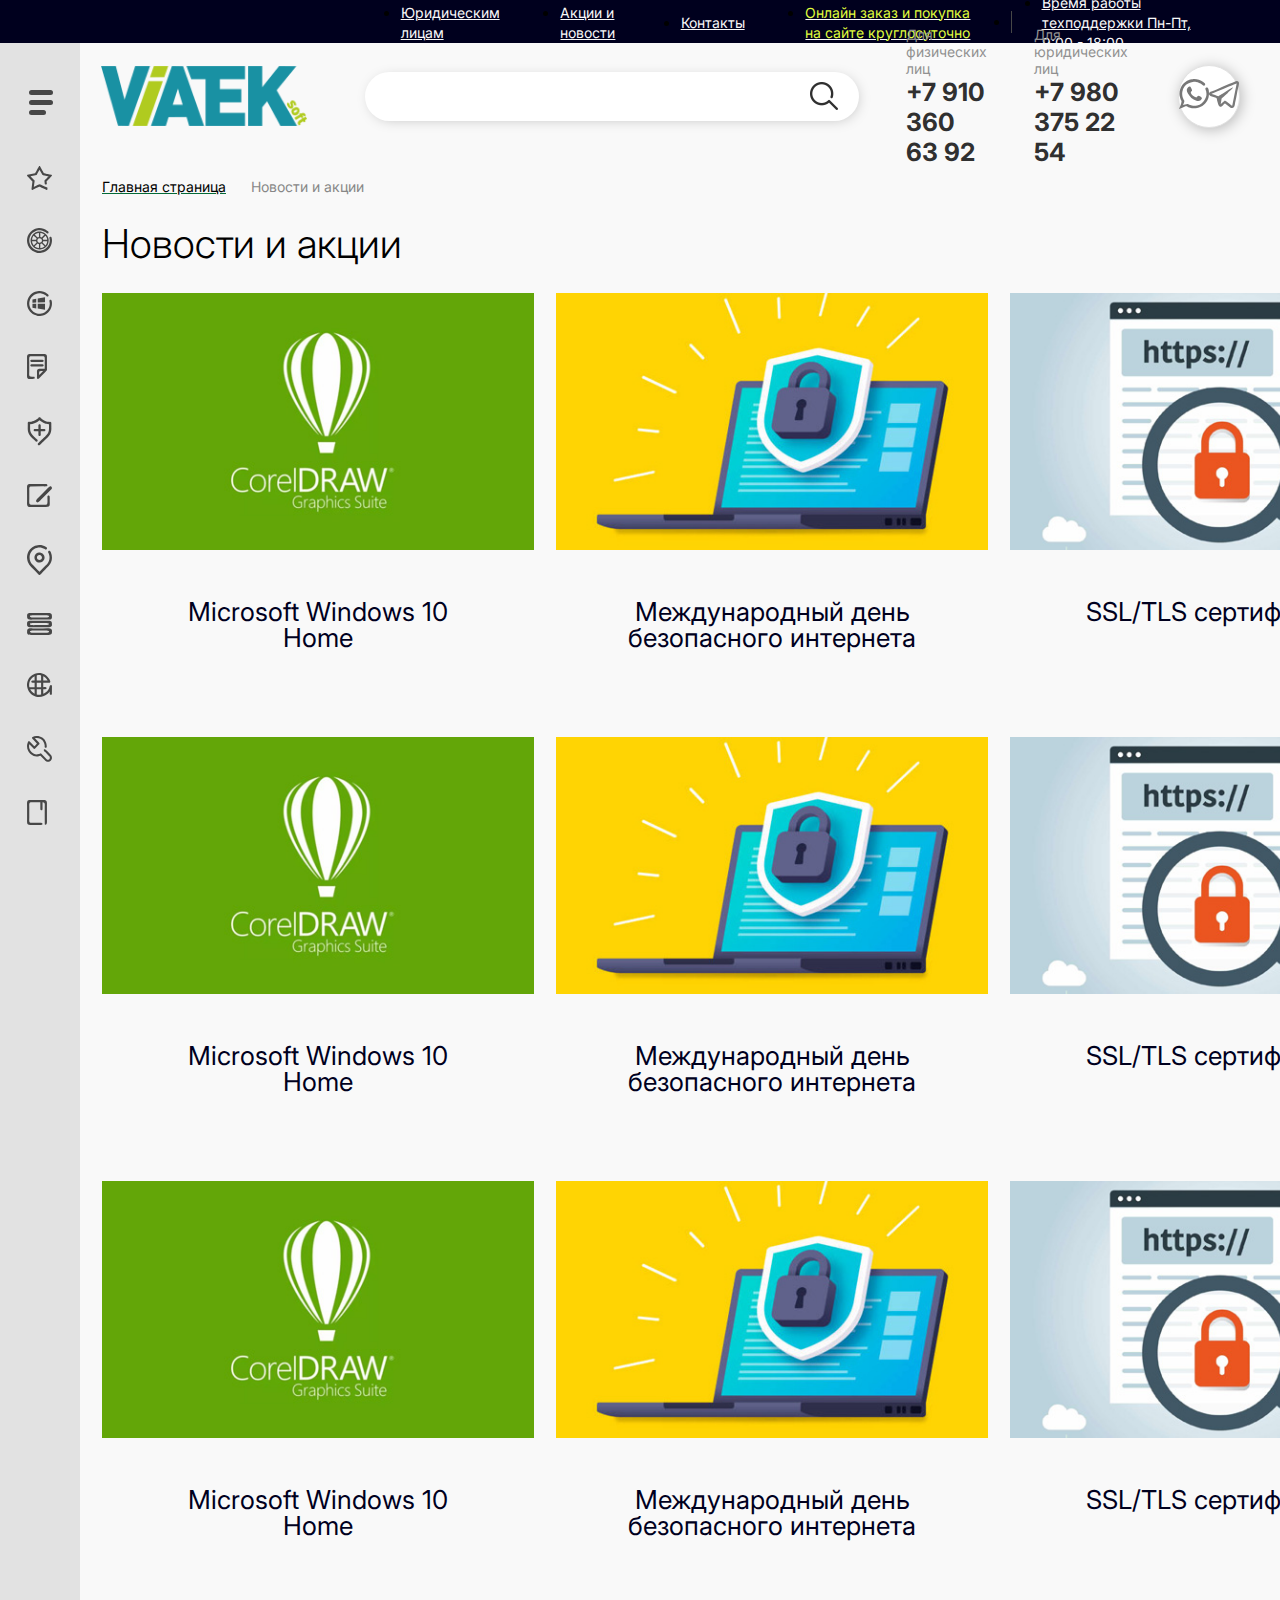
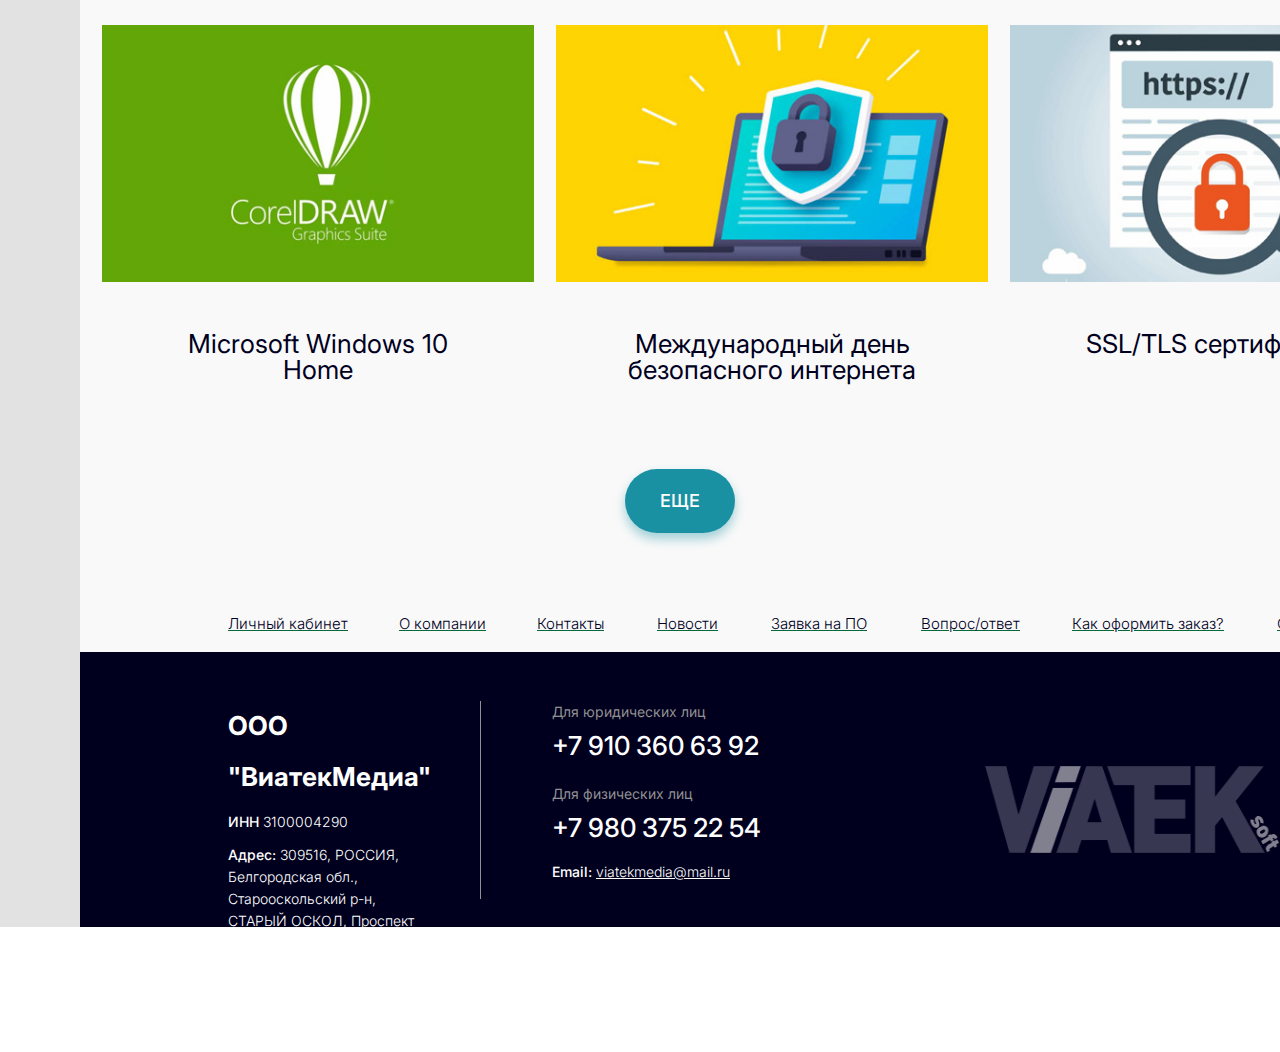
<file: news.html>
<!DOCTYPE html>
<html lang="en" xmlns="http://www.w3.org/1999/html">
<head>
    <meta charset="UTF-8">
    <title>Viatek</title>
    <meta name="viewport" content="width=device-width, initial-scale=1.0">
    <link rel="stylesheet" href="style.css">
    <link rel="stylesheet" href="https://cdn.jsdelivr.net/npm/swiper@8/swiper-bundle.min.css"/>
    <style>
        :root {
            --swiper-theme-color: #E3E2E7;
        }
        .swiper-horizontal>.swiper-pagination-bullets, .swiper-pagination-bullets.swiper-pagination-horizontal,
        .swiper-pagination-custom, .swiper-pagination-fraction  {
            left: 1025px;
        }

    </style>
</head>
<body>

<header>
    <div class="header-block">
        <nav>
            <ul id="nav-ul">
                <li><a href="#">Юридическим лицам</a></li>
                <li><a href="#">Акции и новости</a></li>
                <li><a href="#">Контакты</a></li>
                <li><a href="#">Онлайн заказ и покупка на сайте круглосуточно</a></li>
                <li><span></span></li>
                <li><a href="#">Время работы техподдержки Пн-Пт, 9:00 - 18:00</a></li>
            </ul>
        </nav>
    </div>
</header>

<main>
    <div class="container">
        <div class="container-wrapper">
            <aside id="aside">

                <div class="side-icon" id="sideIcon">
                    <!-- burger-->
                    <div id="burger-menu">
                        <span id="burger"></span>
                    </div>
                    <!---->

                    <a href="#"><svg width="25" height="24" viewBox="0 0 25 24" fill="none" xmlns="http://www.w3.org/2000/svg">
                        <path class="icon-nav" fill-rule="evenodd" clip-rule="evenodd" d="M12.38 0L12.914 0.054C13.426 1.01 13.956 1.987 14.514 2.909C14.984 3.686 15.359 4.515 15.821 5.279C16.11 5.758 16.339 6.266 16.621 6.734C16.6747 6.9187 16.7761 7.08599 16.915 7.219C17.0963 7.2788 17.2845 7.31509 17.475 7.327C17.968 7.461 18.499 7.487 19.022 7.627C19.545 7.767 20.138 7.8 20.7 7.946C21.942 8.269 23.273 8.434 24.542 8.7C24.8004 8.99407 24.9605 9.36151 25 9.751C24.88 9.85478 24.7726 9.97225 24.68 10.101C24.3594 10.4068 24.0566 10.7306 23.773 11.071C23.514 11.418 23.098 11.671 22.839 12.014C22.6424 12.2706 22.4286 12.5135 22.199 12.741L21.906 13.01C21.5977 13.3948 21.2682 13.762 20.919 14.11C20.607 14.441 20.298 14.775 19.985 15.11C19.876 15.1699 19.7828 15.2549 19.7132 15.3581C19.6437 15.4612 19.5997 15.5795 19.585 15.703C19.6597 15.9841 19.6957 16.2741 19.692 16.565L19.852 17.665C19.8309 17.8184 19.7776 17.9656 19.6957 18.097C19.6137 18.2285 19.5049 18.3411 19.3765 18.4275C19.248 18.514 19.1027 18.5724 18.9501 18.5988C18.7975 18.6253 18.6411 18.6192 18.491 18.581C17.631 18.294 17.815 17.588 17.611 16.669L17.584 16.103C17.4757 15.608 17.431 15.1013 17.451 14.595C17.6681 14.4285 17.8572 14.2283 18.011 14.002C18.195 13.757 18.462 13.581 18.651 13.329L19.1 12.9C19.4056 12.6053 19.6909 12.2902 19.954 11.957L20.594 11.337C20.794 11.075 21.07 10.892 21.261 10.637C21.3389 10.5129 21.438 10.4035 21.554 10.314C21.5388 10.3007 21.52 10.2924 21.5 10.29C21.3391 10.231 21.1709 10.1946 21 10.182C20.581 10.067 20.134 10.033 19.693 9.913C19.014 9.728 18.293 9.681 17.585 9.482C17.176 9.366 16.716 9.337 16.278 9.213C16.0347 9.13558 15.7845 9.08134 15.531 9.051C15.4492 8.85771 15.3415 8.67639 15.211 8.512C15.011 8.188 14.842 7.855 14.651 7.542C14.228 6.85 13.898 6.134 13.477 5.442C13.162 4.928 12.8 4.4 12.54 3.852H12.513C12.3353 4.29282 12.1021 4.70918 11.819 5.091C11.284 5.97 10.826 6.891 10.298 7.758C10.118 8.058 9.965 8.358 9.791 8.647C9.7405 8.81122 9.64855 8.95965 9.524 9.078L3.655 10.37C3.66152 10.3812 3.67082 10.3905 3.682 10.397L6.59 13.497C6.86692 13.7572 7.12554 14.0362 7.364 14.332C7.44124 14.3782 7.50747 14.4407 7.55807 14.5152C7.60867 14.5896 7.64243 14.6742 7.657 14.763C7.6228 14.8858 7.60497 15.0125 7.604 15.14C7.504 15.585 7.526 16.067 7.417 16.54C7.273 17.165 7.303 17.852 7.15 18.506C7.063 18.877 7.083 19.288 6.99 19.691C6.90239 20.0624 6.84883 20.4409 6.83 20.822H6.884C7.115 20.6702 7.36655 20.5524 7.631 20.472C8.025 20.296 8.418 20.091 8.831 19.906C9.631 19.55 10.414 19.138 11.231 18.775C11.6479 18.5135 12.0961 18.3055 12.565 18.156C12.814 18.3095 13.0833 18.4273 13.365 18.506C13.887 18.738 14.423 18.965 14.965 19.206C16.735 19.992 18.573 20.753 20.328 21.576L20.541 23.219C20.4511 23.319 20.3708 23.4271 20.301 23.542C20.1691 23.6686 20.0152 23.7703 19.847 23.842C19.7641 23.9104 19.6604 23.9485 19.553 23.95C19.3395 23.8692 19.134 23.7687 18.939 23.65C18.539 23.474 18.167 23.278 17.792 23.111C16.518 22.544 15.304 21.953 14.03 21.387C13.654 21.22 13.278 21.024 12.883 20.848C12.7515 20.7628 12.6074 20.699 12.456 20.659C12.3498 20.7312 12.2326 20.7859 12.109 20.821C11.751 20.981 11.394 21.164 11.015 21.333C9.77 21.889 8.546 22.521 7.28 23.084C6.875 23.264 6.436 23.464 6.026 23.677C5.81948 23.8267 5.58254 23.9291 5.332 23.977C5.2 23.877 5.015 23.854 4.878 23.762C4.7337 23.6401 4.59989 23.5063 4.478 23.362L5.439 15.524C5.22425 15.3446 5.03574 15.1358 4.879 14.904C4.748 14.729 4.562 14.604 4.425 14.419C4.158 14.062 3.731 13.806 3.464 13.449C3.26736 13.1925 3.05353 12.9496 2.824 12.722L2.531 12.453C2.18562 12.0153 1.8111 11.6013 1.41 11.214C1.067 10.855 0.747 10.478 0.4 10.128C0.214572 10.0053 0.0741542 9.8256 0 9.616C0.027629 9.53784 0.0454323 9.45655 0.053 9.374C0.120441 9.11602 0.259456 8.88236 0.454 8.7L8.164 7.219C8.24722 6.99609 8.36426 6.78731 8.511 6.6C8.754 6.2 8.943 5.776 9.178 5.388C9.878 4.238 10.436 3.001 11.126 1.859C11.405 1.397 11.626 0.908 11.9 0.459C11.9358 0.296949 12.0311 0.154217 12.167 0.059C12.21 0.027 12.337 0.028 12.38 0Z"
                              fill="#474747"/></svg>
                    </a>
                    <a href="#"><svg width="25" height="25" viewBox="0 0 25 25" fill="none" xmlns="http://www.w3.org/2000/svg">
                        <path class="icon-nav1" fill-rule="evenodd" clip-rule="evenodd" d="M11.8246 0.0300046C14.8088 -0.11384 17.7462 0.812815 20.1077 2.643C20.3147 2.795 20.5077 2.936 20.7077 3.088L20.9177 3.326C21.0984 3.41386 21.2611 3.53458 21.3977 3.682C21.5569 3.95796 21.6144 4.28105 21.5599 4.59499C21.5054 4.90893 21.3426 5.19382 21.0997 5.4C20.0467 6.08801 19.2427 4.741 18.6687 4.331C17.6776 3.62443 16.5838 3.07435 15.4256 2.7C14.9927 2.558 14.5806 2.546 14.1046 2.433C13.4552 2.28617 12.7877 2.23629 12.1236 2.285C11.8056 2.356 11.4337 2.297 11.1037 2.374C10.3501 2.50534 9.60759 2.69389 8.88265 2.938C7.60778 3.42927 6.4425 4.1675 5.45369 5.11032C4.46489 6.05313 3.67203 7.18196 3.12065 8.432C2.94684 8.89068 2.79664 9.35796 2.67065 9.832C2.20252 11.4669 2.1612 13.1946 2.55065 14.85C2.8273 15.8996 3.24085 16.9083 3.78065 17.85C4.978 19.7607 6.75533 21.238 8.85265 22.066C9.35326 22.2383 9.86471 22.3772 10.3836 22.482C11.5628 22.7633 12.7853 22.8139 13.9837 22.631C14.6956 22.5038 15.3974 22.3253 16.0837 22.097C18.3992 21.1782 20.3279 19.4903 21.5457 17.317C22.0244 16.3911 22.3679 15.4014 22.5657 14.378C22.6397 14.093 22.5867 13.85 22.6557 13.547C22.7516 12.9782 22.7717 12.3991 22.7157 11.825L22.5657 10.637C22.4288 10.2983 22.3873 9.92861 22.4457 9.568C22.4971 9.39527 22.5873 9.23654 22.7093 9.10384C22.8313 8.97114 22.9819 8.86797 23.1497 8.80214C23.3175 8.73631 23.4981 8.70956 23.6777 8.72392C23.8574 8.73828 24.0314 8.79337 24.1867 8.885C24.7147 9.212 24.6157 9.821 24.7867 10.518C25.1204 12.2475 25.0277 14.0323 24.5167 15.718C24.3212 16.4023 24.0909 17.0762 23.8267 17.737C22.4051 20.7565 19.8487 23.0926 16.7137 24.237C15.9389 24.4926 15.1464 24.6911 14.3427 24.831L13.2027 24.95C12.6026 25.0069 11.9977 24.9871 11.4026 24.891C10.8146 24.758 10.2407 24.808 9.69165 24.653C8.9141 24.4382 8.15202 24.1709 7.41065 23.853C4.532 22.6006 2.2442 20.2906 1.01965 17.4C0.79965 16.9 0.69165 16.406 0.50965 15.855C0.33565 15.326 0.26065 14.694 0.11965 14.1L0.0596501 13.09C-0.027624 12.5482 -0.0174646 11.9952 0.0896501 11.457L0.14965 10.685C0.281751 9.89137 0.472269 9.10858 0.71965 8.34301C1.31841 6.69371 2.25123 5.18579 3.45969 3.91366C4.66816 2.64153 6.12624 1.63259 7.74265 0.950005C8.62066 0.621195 9.52353 0.363041 10.4426 0.178005L11.8246 0.0300046ZM12.6646 3.474C13.0195 3.47916 13.3722 3.52889 13.7147 3.622C13.9446 3.68 14.1217 3.648 14.3447 3.711C14.8943 3.84584 15.4356 4.01279 15.9656 4.211C16.3771 4.34871 16.7781 4.51581 17.1657 4.711C18.2698 5.36927 19.228 6.246 19.9814 7.2875C20.7349 8.329 21.2679 9.51334 21.5477 10.768C21.7729 12.0195 21.732 13.3044 21.4277 14.539C21.3605 14.9109 21.2703 15.2783 21.1577 15.639C20.7142 16.7809 20.048 17.8232 19.1979 18.7051C18.3477 19.5871 17.3305 20.291 16.2057 20.776C15.6021 21.0231 14.9798 21.2218 14.3447 21.37L13.4747 21.459C13.1023 21.5549 12.7178 21.595 12.3336 21.578C11.4027 21.4764 10.4801 21.3093 9.57265 21.078C7.36266 20.2506 5.55676 18.603 4.53065 16.478C4.28794 15.8862 4.07763 15.2817 3.90065 14.667C3.52281 13.4131 3.48143 12.0819 3.78065 10.807C3.83519 10.426 3.91537 10.0492 4.02065 9.679C4.52798 8.46856 5.19344 7.33066 5.99965 6.295C6.16715 6.10431 6.35876 5.93624 6.56965 5.795C6.79965 5.623 6.99965 5.388 7.23265 5.226C8.16273 4.58902 9.18492 4.09833 10.2636 3.771C10.7147 3.634 11.2157 3.607 11.6447 3.504C11.9841 3.54806 12.3284 3.53794 12.6646 3.474ZM11.9446 9V4.958C10.7494 4.95401 9.58737 5.35121 8.64465 6.086C8.31556 6.23325 8.01964 6.4455 7.77465 6.71C8.09311 6.92268 8.36804 7.19421 8.58465 7.51L9.03465 7.926C9.33965 8.226 9.63465 8.545 9.93465 8.846C10.1266 9.12249 10.3844 9.34688 10.6847 9.499C11.0634 9.243 11.4934 9.0727 11.9446 9ZM13.3246 4.962V8.967H13.3546V9C13.8331 9.1116 14.2967 9.27944 14.7357 9.5C14.921 9.2598 15.1322 9.04081 15.3657 8.847C15.5366 8.67801 15.6786 8.486 15.8456 8.313C16.1737 8.01452 16.4842 7.69732 16.7757 7.363C17.0498 7.15126 17.2923 6.9014 17.4957 6.621C17.1287 6.4487 16.7858 6.22917 16.4757 5.968C15.5463 5.33114 14.451 4.98006 13.3246 4.958V4.962ZM5.07165 11.847H9.09365C9.20646 11.3614 9.37771 10.8914 9.60365 10.447C9.16693 10.1431 8.79053 9.76056 8.49365 9.31901C8.1754 8.98905 7.83458 8.68164 7.47365 8.399C7.26458 8.12343 7.02281 7.87428 6.75365 7.657C6.64728 7.81607 6.51553 7.95661 6.36365 8.073C6.25865 8.215 6.15265 8.373 6.06365 8.518C5.45323 9.52435 5.11164 10.6707 5.07165 11.847ZM16.1717 11.847H20.1997C20.2477 9.88801 19.2507 8.858 18.5187 7.661H18.4887V7.69C17.7177 8.29732 17.0224 8.99498 16.4177 9.768C16.081 9.95239 15.8167 10.2453 15.6677 10.599C15.8313 10.7627 15.9606 10.9574 16.048 11.1717C16.1354 11.386 16.1791 11.6156 16.1767 11.847H16.1717ZM12.2997 10.3C12.1177 10.431 11.7636 10.4 11.5796 10.508C11.0394 10.8428 10.6355 11.3584 10.4396 11.963C10.3382 12.4797 10.4096 13.0155 10.6427 13.4877C10.8758 13.9599 11.2577 14.3423 11.7296 14.576C12.0343 14.7639 12.3957 14.8376 12.7497 14.784C13.1675 14.7252 13.5652 14.5675 13.9097 14.324C14.2543 14.0805 14.5357 13.7582 14.7306 13.384C15.4806 11.678 13.9517 10.289 12.2997 10.3ZM5.06665 13.21C5.01865 15.166 6.01665 16.199 6.74765 17.396H6.80765C7.01314 17.1627 7.24464 16.9537 7.49765 16.773L8.87865 15.259C9.2043 15.0841 9.45887 14.8012 9.59865 14.459C9.27017 14.1273 9.08675 13.6788 9.08865 13.212H5.07165L5.06665 13.21ZM16.1667 13.21C16.155 13.5896 16.041 13.9589 15.8366 14.279C15.7548 14.3511 15.6928 14.4431 15.6566 14.546C15.7012 14.6126 15.7413 14.6821 15.7767 14.754C15.9351 14.9267 16.1168 15.0765 16.3167 15.199C16.5526 15.4213 16.7732 15.6596 16.9767 15.912L17.6367 16.536C17.8725 16.873 18.1672 17.1647 18.5067 17.397C18.6123 17.2374 18.7442 17.0967 18.8967 16.981C19.0016 16.842 19.1077 16.681 19.1967 16.536C19.8081 15.5317 20.1492 14.3862 20.1867 13.211H16.1767L16.1667 13.21ZM11.9446 20.1V16.063C11.5732 16.0412 11.2128 15.9289 10.8947 15.736C10.8198 15.6564 10.7273 15.5954 10.6247 15.558C9.92465 16.229 9.24465 16.923 8.55365 17.607C8.25325 17.8311 7.99002 18.101 7.77365 18.407C7.89857 18.4998 8.00968 18.6099 8.10365 18.734C8.24965 18.843 8.40365 18.967 8.55365 19.061C9.57564 19.6936 10.7437 20.0515 11.9446 20.1ZM13.3246 16.062V20.1C14.6985 20.0366 16.0238 19.5721 17.1367 18.764L17.4967 18.378V18.32C17.2126 18.0993 16.9513 17.8507 16.7167 17.578L15.4267 16.331C15.2346 15.999 14.9398 15.7386 14.5866 15.589C14.1916 15.8082 13.7663 15.968 13.3246 16.063V16.062Z"
                              fill="#474747"/>
                    </svg>
                    </a>
                    <a href="#"><svg width="25" height="25" viewBox="0 0 25 25" fill="none" xmlns="http://www.w3.org/2000/svg">
                        <path class="icon-nav2" fill-rule="evenodd" clip-rule="evenodd" d="M11.9483 0.0250033C14.9276 -0.135642 17.8608 0.813463 20.1813 2.689C20.7103 3.125 21.8053 3.57 21.5613 4.656C21.5384 4.81033 21.4842 4.95836 21.4022 5.09109C21.3202 5.22382 21.212 5.33845 21.0843 5.428C20.0263 6.106 19.1983 4.728 18.6243 4.307C17.127 3.25644 15.3946 2.58958 13.5793 2.365L12.1733 2.29C11.1184 2.38475 10.0758 2.58576 9.06129 2.89C7.31609 3.51604 5.77579 4.60827 4.60765 6.04809C3.4395 7.4879 2.68819 9.22025 2.43529 11.057C2.22723 12.3146 2.26972 13.6009 2.56029 14.842C2.80853 15.8735 3.20606 16.8633 3.74029 17.78C5.11322 20.0721 7.33025 21.7344 9.91529 22.41C10.9513 22.7439 12.0464 22.8543 13.1283 22.734C14.038 22.6566 14.9377 22.4891 15.8143 22.234C18.1818 21.3857 20.1731 19.7277 21.4363 17.553C22.0155 16.4891 22.4143 15.3364 22.6163 14.142L22.7413 12.723C22.9163 11.665 22.2203 10.36 22.4653 9.536C22.5232 9.36632 22.6188 9.21195 22.7448 9.08442C22.8709 8.9569 23.0241 8.85954 23.1931 8.79961C23.3621 8.73969 23.5425 8.71877 23.7207 8.7384C23.8989 8.75804 24.0704 8.81773 24.2223 8.913C24.6162 9.36756 24.8225 9.95494 24.7993 10.556C25.1053 12.3224 25.0026 14.1354 24.4993 15.856C23.9422 17.9124 22.8641 19.7903 21.3691 21.3082C19.8742 22.8261 18.0129 23.9327 15.9653 24.521C15.0137 24.7416 14.0491 24.9015 13.0773 25L12.0003 24.975L10.6703 24.875C9.52362 24.6578 8.40425 24.3154 7.33228 23.854C5.09413 22.8287 3.20877 21.1649 1.91292 19.0717C0.617068 16.9785 -0.0315105 14.5492 0.0486132 12.0886C0.128737 9.62807 0.933991 7.24603 2.36327 5.24157C3.79256 3.23711 5.78216 1.69957 8.08228 0.822003C8.86544 0.537176 9.67178 0.320701 10.4923 0.175003L11.9483 0.0250033ZM18.0223 6.275V11.355L10.7223 11.504V7.62L18.0223 6.275ZM5.44729 11.629V8.591L9.26229 7.744L9.23729 11.529L5.44729 11.629ZM18.0223 12.849V18.749L10.7223 17.579V12.874L18.0223 12.849ZM5.44729 12.874H9.26229V17.48L5.44729 16.733V12.873V12.874Z"
                              fill="#474747"/>
                    </svg>
                    </a>
                    <a href="#"><svg width="20" height="25" viewBox="0 0 20 25" fill="none" xmlns="http://www.w3.org/2000/svg">
                        <path class="icon-nav3" fill-rule="evenodd" clip-rule="evenodd" d="M17.7386 14.7274V6.27421C17.7386 5.05969 17.8986 3.46776 17.3618 2.77824C16.8466 2.12018 15.133 2.29921 13.993 2.29921H5.68022C4.51062 2.29921 3.03222 2.16776 2.54742 2.87421C2.00022 3.6605 2.24022 6.2355 2.24022 7.56695V17.3855C2.24022 18.667 2.02022 20.8532 2.40502 21.8153C2.83302 22.8839 4.56982 22.654 6.03302 22.6532C6.46132 22.5956 6.89686 22.6707 7.28182 22.8686C7.4316 22.9982 7.54697 23.1635 7.61749 23.3493C7.68801 23.5352 7.71147 23.7359 7.68574 23.9332C7.66002 24.1305 7.58591 24.3183 7.47013 24.4795C7.35435 24.6407 7.20055 24.7702 7.02262 24.8565C6.20604 25.0026 5.37258 25.0267 4.54902 24.9282C2.87942 24.9282 1.27622 25.0815 0.544219 24.1379C-0.159781 23.2379 0.0234188 21.371 0.0234188 19.7581V3.85566C0.0234188 2.67743 -0.0293812 1.5976 0.447419 0.933886C1.28982 -0.241921 3.14182 0.0475953 5.08822 0.0475953L15.241 0.0234017C17.3666 0.0234017 18.8946 -0.213695 19.693 1.19679C20.1226 1.95566 19.9522 3.53953 19.9522 4.69276V15.2774C19.9973 15.6208 19.9813 15.9695 19.905 16.3073C19.4639 16.8894 18.9591 17.4196 18.4002 17.8879L14.8434 21.5274L12.2034 24.2331C12.077 24.468 11.884 24.6596 11.649 24.7833C11.414 24.907 11.1477 24.9572 10.8842 24.9274C10.6984 24.8876 10.5247 24.8039 10.3773 24.6832C10.2299 24.5625 10.113 24.4082 10.0362 24.2331C9.93311 23.6473 9.9172 23.0494 9.98902 22.4589V18.4629C9.92902 17.7682 9.95266 17.0688 10.0594 16.3799C10.1547 16.052 10.3202 15.7491 10.5441 15.4926C10.768 15.2361 11.0449 15.0322 11.3554 14.8952C12.0948 14.7132 12.8591 14.6565 13.617 14.7274H17.7394H17.7386ZM4.26422 5.69921H13.7842C15.0322 5.69921 16.893 5.4734 16.6586 6.92018C16.4634 8.12502 15.3146 7.95001 13.9498 7.95001H6.83142C5.89887 8.02901 4.9608 8.01307 4.03142 7.90243C3.87212 7.82747 3.73111 7.71814 3.61835 7.58218C3.50559 7.44621 3.42385 7.28693 3.3789 7.11561C3.33395 6.94428 3.32689 6.76509 3.35822 6.59071C3.38955 6.41633 3.45851 6.25102 3.56022 6.10647C3.75722 5.91325 3.99934 5.77319 4.26422 5.69921ZM4.26422 10.225H13.7842C15.033 10.225 16.893 9.9984 16.6586 11.446C16.4626 12.6557 15.2986 12.4758 13.9258 12.4758H6.80822C5.86666 12.574 4.91649 12.5499 3.98102 12.404C3.82882 12.3242 3.69537 12.2124 3.58967 12.0762C3.48397 11.9399 3.40849 11.7824 3.3683 11.6143C3.32812 11.4461 3.32417 11.2712 3.35672 11.1014C3.38928 10.9316 3.45758 10.7708 3.55702 10.6299C3.75519 10.4371 3.99844 10.2978 4.26422 10.225ZM13.9442 16.9992C13.5237 17.0601 13.1125 17.1742 12.7202 17.3387C11.9882 17.8887 12.1906 19.7468 12.2018 21.0266L16.1362 17.0032H13.9458L13.9442 16.9992Z"
                              fill="#474747"/>
                    </svg>
                    </a>
                    <a href="#"><svg width="25" height="29" viewBox="0 0 25 29" fill="none" xmlns="http://www.w3.org/2000/svg">
                        <path class="icon-nav4" fill-rule="evenodd" clip-rule="evenodd" d="M22.8004 4.85004C22.8001 4.87713 22.8089 4.90355 22.8254 4.92504C23.0233 4.83875 23.2463 4.82983 23.4504 4.90004C23.6535 4.9478 23.8398 5.04976 23.9895 5.19504C24.1392 5.34033 24.2466 5.5235 24.3004 5.72504C24.3462 5.97239 24.3546 6.2252 24.3254 6.47504V8.22504C24.3364 9.07104 24.3504 10.014 24.3504 10.9C24.3816 11.3249 24.3732 11.7517 24.3254 12.175V12.65L24.2254 13.6C24.1114 14.073 24.0734 14.569 23.9254 15.025C23.649 15.9749 23.2631 16.8893 22.7754 17.75C22.138 18.8549 21.3181 19.8439 20.3504 20.675L20.1004 20.95C19.8583 21.2007 19.5993 21.4346 19.3254 21.65L19.0004 22C18.7737 22.2328 18.5315 22.45 18.2754 22.65L17.8004 23.15C17.5266 23.3656 17.2676 23.5994 17.0254 23.85L16.7504 24.15C16.3264 24.4897 15.9256 24.8571 15.5504 25.25C15.0985 25.7404 14.6141 26.1998 14.1004 26.625C13.9094 26.769 13.7724 26.976 13.5754 27.125C13.2544 27.368 13.0244 27.76 12.7004 28C12.5278 28.1303 12.3261 28.2166 12.1126 28.2514C11.8992 28.2863 11.6805 28.2687 11.4754 28.2C11.3164 28.1301 11.1742 28.0269 11.0584 27.8976C10.9425 27.7682 10.8556 27.6155 10.8035 27.4498C10.7514 27.2841 10.7354 27.1092 10.7564 26.9367C10.7774 26.7643 10.8351 26.5984 10.9254 26.45C11.2114 26.1031 11.5389 25.7924 11.9004 25.525L12.3754 25.025C12.6494 24.8096 12.9083 24.5757 13.1504 24.325L13.4004 24.05C13.5688 23.911 13.7275 23.7607 13.8754 23.6C13.8964 23.579 13.9574 23.571 13.9754 23.55C13.9934 23.529 13.9754 23.474 14.0004 23.45C14.2077 23.2309 14.4335 23.0302 14.6754 22.85C14.8664 22.706 15.0034 22.499 15.2004 22.35L15.6254 21.9C15.9968 21.5201 16.389 21.1612 16.8004 20.825L17.2754 20.325C17.5493 20.1095 17.8083 19.8757 18.0504 19.625L18.3254 19.325C19.736 18.2206 20.8168 16.7507 21.4504 15.075C22.2504 13.114 21.9944 9.93704 22.0004 7.22504C21.05 7.2394 20.1038 7.09578 19.2004 6.80004C18.7784 6.66204 18.4004 6.61304 18.0004 6.45004C16.8539 5.98847 15.7498 5.42803 14.7004 4.77504C14.1584 4.43204 13.6734 4.07004 13.1754 3.70004C12.9433 3.56551 12.7326 3.39698 12.5504 3.20004H12.5254V3.22504C12.3678 3.34065 12.2176 3.46589 12.0754 3.60004C11.7174 3.86604 11.3624 4.14504 11.0004 4.40004C9.88772 5.15047 8.69754 5.77908 7.45043 6.27504C6.07849 6.87925 4.59935 7.20229 3.10043 7.22504V10.95C3.04513 12.0065 3.12919 13.0656 3.35043 14.1C3.8586 16.1372 5.02796 17.9484 6.67543 19.25L7.10043 19.7C7.47179 20.08 7.86407 20.4388 8.27543 20.775L8.60043 21.125C8.82719 21.3578 9.0694 21.5749 9.32543 21.775L9.80043 22.275C10.1111 22.4855 10.3749 22.7579 10.5754 23.075C10.6789 23.3144 10.7056 23.58 10.6519 23.8352C10.5982 24.0904 10.4667 24.3227 10.2754 24.5C10.0739 24.6441 9.83657 24.7297 9.58952 24.7473C9.34246 24.765 9.09534 24.714 8.87543 24.6C8.57543 24.41 8.38043 24.062 8.10043 23.85C7.51143 23.4 7.06543 22.8 6.47543 22.35L6.00043 21.85C5.71769 21.6267 5.45041 21.3845 5.20043 21.125L4.92543 20.825C4.43524 20.4526 3.99791 20.0152 3.62543 19.525C3.26943 19.053 2.84943 18.613 2.52543 18.1C1.79375 16.8666 1.26216 15.5249 0.950427 14.125C0.731018 12.7617 0.663939 11.3782 0.750427 10C0.750427 9.02104 0.772427 7.98904 0.775427 7.05004C0.702425 6.55942 0.719368 6.0596 0.825427 5.57504C0.924221 5.37979 1.06926 5.21165 1.24792 5.08529C1.42657 4.95892 1.63341 4.87816 1.85043 4.85004C1.96924 4.84369 2.08814 4.86068 2.20043 4.90004C2.31443 4.86825 2.43208 4.85144 2.55043 4.85004C2.89002 4.90333 3.23584 4.90333 3.57543 4.85004C3.80843 4.79704 4.07543 4.81304 4.32543 4.75004C5.082 4.58811 5.82566 4.37086 6.55043 4.10004C7.96226 3.48408 9.29648 2.70368 10.5254 1.77504C10.7544 1.60704 10.9504 1.36904 11.1754 1.20004C11.2275 1.17947 11.2777 1.15437 11.3254 1.12504L11.4754 0.725041C11.5968 0.571079 11.7478 0.443062 11.9196 0.348584C12.0914 0.254106 12.2804 0.195091 12.4754 0.175041C12.6944 0.162192 12.913 0.206063 13.1101 0.302412C13.3072 0.398761 13.4761 0.544329 13.6004 0.725041C13.6714 0.839041 13.6504 0.975041 13.7254 1.10004C13.835 1.19282 13.9521 1.27644 14.0754 1.35004C14.4384 1.62204 14.7754 1.96104 15.1504 2.22504C16.4361 3.15219 17.8513 3.88505 19.3504 4.40004C20.0254 4.62404 20.7384 4.68104 21.5004 4.85004C21.9326 4.89392 22.3682 4.89392 22.8004 4.85004ZM13.7254 11.925H16.4004C16.9798 11.8079 17.5819 11.9248 18.0754 12.25C18.2037 12.3605 18.3044 12.4994 18.3695 12.6556C18.4346 12.8119 18.4623 12.9812 18.4504 13.15C18.427 13.3819 18.3399 13.6027 18.1987 13.788C18.0575 13.9733 17.8677 14.1159 17.6504 14.2C17.2299 14.2764 16.8007 14.2933 16.3754 14.25H13.7254C13.7334 15.158 13.7418 16.0664 13.7504 16.975C13.7953 17.4096 13.77 17.8485 13.6754 18.275C13.5926 18.4579 13.4681 18.6188 13.3118 18.7447C13.1554 18.8706 12.9717 18.9581 12.7754 19C12.6066 19.0299 12.4332 19.0206 12.2685 18.973C12.1038 18.9253 11.9522 18.8405 11.8254 18.725C11.3354 18.366 11.4004 17.774 11.4004 16.95V14.25H8.75043C8.44877 14.3142 8.13696 14.314 7.83539 14.2494C7.53383 14.1848 7.2493 14.0572 7.00043 13.875C6.86637 13.7593 6.76392 13.6114 6.7027 13.4453C6.64148 13.2791 6.62349 13.1001 6.65043 12.925C6.68279 12.7418 6.75572 12.5682 6.86386 12.4168C6.97199 12.2654 7.11262 12.1401 7.27543 12.05C7.72091 11.9175 8.18834 11.875 8.65043 11.925H11.4004V9.30004C11.4004 8.38104 11.3284 7.84404 11.8754 7.45004C11.994 7.34668 12.1338 7.27069 12.2851 7.22749C12.4363 7.18428 12.5952 7.17491 12.7504 7.20004C12.9485 7.23767 13.1342 7.3235 13.2911 7.44994C13.4481 7.57639 13.5715 7.73957 13.6504 7.92504C13.7446 8.3516 13.7699 8.79048 13.7254 9.22504V11.925Z"
                              fill="#474747"/>
                    </svg>
                    </a>
                    <a href="#"><svg width="25" height="23" viewBox="0 0 25 23" fill="none" xmlns="http://www.w3.org/2000/svg">
                        <path class="icon-nav5" fill-rule="evenodd" clip-rule="evenodd" d="M17.0073 0.0660144C17.8653 0.0510144 19.3253 -0.119986 19.9003 0.232014C20.0455 0.339046 20.1657 0.47635 20.2526 0.634424C20.3395 0.792497 20.391 0.967565 20.4035 1.14751C20.4161 1.32745 20.3894 1.50798 20.3253 1.67658C20.2612 1.84519 20.1612 1.99786 20.0323 2.12401C19.4113 2.59801 16.6673 2.35701 15.5583 2.35601L3.55328 2.42301C2.02228 2.77001 2.30028 4.68601 2.30028 6.53801V15.267C2.17734 16.6816 2.19946 18.105 2.36628 19.515C2.70928 20.951 4.60628 20.677 6.34628 20.677H15.4583C16.7753 20.677 18.6353 20.907 19.6363 20.477C20.8483 19.957 20.4263 15.655 20.4253 13.806C20.4359 13.2973 20.4469 12.7883 20.4583 12.279C20.5457 12.0648 20.6942 11.881 20.8852 11.7505C21.0763 11.62 21.3015 11.5485 21.5329 11.545C21.7642 11.5415 21.9915 11.6061 22.1864 11.7307C22.3814 11.8553 22.5354 12.0345 22.6293 12.246C22.7842 13.5584 22.808 14.8829 22.7003 16.2C22.7003 18.084 23.0563 21 22.2073 22.108C21.4833 23.05 20.1073 22.971 18.4243 22.971H4.01328C2.77928 22.971 1.61328 23.031 0.92128 22.506C-0.24572 21.622 0.0662798 19.206 0.0662798 17.163L0.0332798 5.11101C0.0332798 2.81101 -0.16672 0.905014 1.44728 0.232014C2.33728 -0.137986 4.06628 0.100014 5.20028 0.100014H13.5883L17.0073 0.0660144ZM23.2243 2.29001C23.5336 2.26994 23.8422 2.33864 24.1138 2.48804C24.3854 2.63743 24.6087 2.86131 24.7573 3.13331C24.906 3.40531 24.9739 3.71412 24.953 4.02338C24.932 4.33265 24.8232 4.62951 24.6393 4.87901L13.8823 15.8C13.1243 16.565 11.2173 19.26 9.67128 18.09C7.72828 16.619 10.8633 14.463 11.5463 13.609L18.9803 6.10901C20.2433 4.83301 21.5173 3.06101 23.2243 2.29001Z"
                              fill="#474747"/>
                    </svg>
                    </a>
                    <a href="#"><svg width="25" height="30" viewBox="0 0 25 30" fill="none" xmlns="http://www.w3.org/2000/svg">
                        <path class="icon-nav6" fill-rule="evenodd" clip-rule="evenodd" d="M12.2197 0.0309696C14.4914 -0.0468364 16.7373 0.532689 18.6877 1.69997C19.3257 2.08497 20.4097 2.58797 19.9007 3.77397C19.749 4.07635 19.4872 4.30906 19.1691 4.42421C18.851 4.53936 18.5008 4.52818 18.1907 4.39297C18.0425 4.28598 17.9082 4.16103 17.7907 4.02097C16.9496 3.48535 16.0223 3.09901 15.0497 2.87897C12.3807 2.23113 9.56376 2.66539 7.21374 4.08697C5.98863 4.86357 4.94857 5.89919 4.16674 7.12097C3.61528 7.96423 3.18602 8.88133 2.89174 9.84497C2.32601 12.1385 2.53378 14.5547 3.48274 16.718C3.85335 17.5429 4.33443 18.3137 4.91274 19.009L6.71274 20.743L10.4127 24.737L12.4647 26.873L12.8377 26.532L15.3877 23.839L18.3417 20.712C18.8847 20.04 19.6707 19.558 20.2417 18.912C20.9598 18.0539 21.5274 17.0805 21.9207 16.033C22.6175 14.0622 22.715 11.9291 22.2007 9.90297C22.0126 9.24946 21.7842 8.60824 21.5167 7.98297C21.3713 7.80295 21.2463 7.60743 21.1437 7.39997C21.0681 7.15385 21.0684 6.89067 21.1444 6.6447C21.2205 6.39872 21.3689 6.18135 21.5703 6.0209C21.7716 5.86044 22.0166 5.76433 22.2734 5.74508C22.5301 5.72583 22.7867 5.78433 23.0097 5.91297C23.4701 6.37275 23.7932 6.95175 23.9427 7.58497C24.9519 9.96901 25.2121 12.6036 24.6887 15.139C23.4297 20.092 20.2477 21.875 17.5367 25.232L16.2307 26.532C15.7197 27.165 13.3677 29.844 12.6547 29.969C12.3711 29.9732 12.0916 29.9012 11.8453 29.7604C11.5991 29.6197 11.3951 29.4154 11.2547 29.169L8.27074 26.037C5.66574 23.262 2.39974 20.805 0.870736 17C0.486732 15.8759 0.226198 14.7134 0.093736 13.533C-0.0729867 12.2702 0.00064075 10.9873 0.310736 9.75197C0.761663 7.74081 1.70519 5.87319 3.05654 4.31693C4.40788 2.76066 6.1247 1.56452 8.05274 0.83597C8.91311 0.530859 9.79894 0.302959 10.6997 0.15497L12.2197 0.0309696ZM11.9707 7.52297C15.8997 7.46997 18.8377 10.905 17.0387 14.737C16.6385 15.5328 16.0383 16.211 15.2968 16.7049C14.5554 17.1987 13.6984 17.4913 12.8097 17.554C9.56574 18.054 6.63074 14.354 7.64774 11.083C7.8719 10.3483 8.25978 9.67403 8.78219 9.11092C9.30459 8.54781 9.94791 8.11053 10.6637 7.83197L11.9707 7.52297ZM12.2507 10.031C11.2157 10.445 10.5507 10.602 10.1367 11.61C9.94055 12.1141 9.91382 12.6685 10.0606 13.1891C10.2074 13.7098 10.5197 14.1686 10.9503 14.4961C11.3809 14.8236 11.9064 15.002 12.4474 15.0043C12.9884 15.0066 13.5154 14.8328 13.9488 14.5091C14.3823 14.1853 14.6985 13.7293 14.8498 13.2099C15.0011 12.6905 14.9791 12.1359 14.7873 11.6301C14.5955 11.1243 14.2442 10.6946 13.7866 10.4061C13.329 10.1176 12.7898 9.98592 12.2507 10.031Z"
                              fill="#474747"/>
                    </svg>
                    </a>
                    <a href="#"><svg width="25" height="22" viewBox="0 0 25 22" fill="none" xmlns="http://www.w3.org/2000/svg">
                        <path class="icon-nav7" fill-rule="evenodd" clip-rule="evenodd" d="M1.32103 0L1.59203 0.0267143L1.32103 0ZM23.408 0L23.679 0.0267143L23.408 0ZM10.095 0.0267143H19.546C21.178 0.0267143 22.914 -0.0832857 23.846 0.458071C24.908 1.07329 24.93 2.068 24.93 3.5585C25.0087 4.18743 24.917 4.82232 24.661 5.42143C23.772 6.81607 21.888 6.60786 19.309 6.60786H6.91103C5.15803 6.60786 2.61103 6.88364 1.42303 6.31164C0.150033 5.69329 0.100033 4.67971 0.100033 3.0195C0.0383546 2.45751 0.106104 1.89139 0.300033 1.34829C0.473437 1.03729 0.734611 0.761353 1.06379 0.541375C1.39296 0.321396 1.78151 0.163136 2.20003 0.0785714L10.095 0.0267143ZM2.84603 2.23771L2.87903 2.56143L2.84603 2.23771ZM5.18303 2.23771C4.50703 2.43571 3.90003 2.30764 3.42103 2.61486C2.27203 3.35657 3.48003 4.23343 4.53903 4.3945L17.514 4.42121C19.406 4.42121 21.759 4.67893 22.053 3.39979C22.334 2.178 19.66 2.24007 18.225 2.24086H5.18303V2.23771ZM2.84603 4.15171L2.87903 4.42121L2.84603 4.15171ZM1.38903 6.6055H1.52403V6.63221L1.38903 6.6055ZM23.476 6.6055H23.612V6.63221L23.476 6.6055ZM1.25303 7.6835L1.69303 7.71021L1.25303 7.6835ZM23.34 7.6835L23.78 7.71021L23.34 7.6835ZM2.50703 7.711H17.751C19.856 7.711 22.741 7.44936 23.951 8.19657C24.951 8.81336 24.933 9.85757 24.933 11.297C24.9808 11.7837 24.9472 12.2731 24.833 12.7529C24.172 14.4273 22.018 14.2898 19.244 14.2898H6.84303C4.72703 14.2898 2.19903 14.4956 1.01603 13.7508C0.634638 13.4816 0.352731 13.1366 0.200033 12.7521C-0.0590446 11.5366 -0.0360067 10.2943 0.268033 9.08521C0.713033 8.22957 1.43203 8.08421 2.50703 7.711ZM5.38603 9.8945C4.71203 10.1027 3.99203 9.95028 3.48603 10.2449C2.36503 10.9018 3.36903 11.8651 4.40103 12.0521C5.84046 12.1836 7.29301 12.2018 8.73703 12.1063H17.511C19.443 12.1063 21.678 12.342 22.05 11.0849C22.404 9.88821 19.628 9.89843 18.29 9.89843H5.38603V9.8945ZM2.84503 9.92121L2.87903 10.2449L2.84503 9.92121ZM2.84503 12.1047L3.31903 12.078H2.87903L2.84503 11.8085V12.1047ZM1.38903 15.3411H1.52403V15.3678L1.38903 15.3411ZM20.123 15.3678C22.087 15.3474 23.578 15.3552 24.391 16.2321C24.6318 16.5 24.8043 16.802 24.899 17.1215C25.0417 18.1884 25.0303 19.2646 24.865 20.3296C24.7246 20.7052 24.4688 21.0479 24.12 21.3274C23.009 22.2082 20.253 21.9474 18.056 21.9474L5.96203 21.9741C2.98603 21.9741 0.871033 22.1988 0.169033 20.3296C0.0734445 19.8658 0.0502732 19.3945 0.100033 18.9263C0.100033 17.3659 0.134033 16.3578 1.28603 15.7449C2.23403 15.2405 4.18603 15.3945 5.75803 15.3945H15.958L20.123 15.3678ZM2.84603 17.5788L2.88003 17.9025L2.84603 17.5788ZM5.21703 17.5788C4.51703 17.7854 3.86503 17.6409 3.38803 17.9834C2.35303 18.7259 3.48803 19.5792 4.50603 19.7356L17.48 19.7623C19.388 19.7623 21.709 20.0239 22.053 18.7644C22.388 17.5387 19.665 17.578 18.259 17.578H5.21703V17.5788ZM2.84603 19.4928L2.88003 19.7623L2.84603 19.4928ZM1.38903 21.9458L1.55803 21.9725L1.38903 21.9458ZM23.476 21.9458L23.645 21.9725L23.476 21.9458Z"
                              fill="#474747"/>
                    </svg>
                    </a>
                    <a href="#"><svg width="25" height="24" viewBox="0 0 25 24" fill="none" xmlns="http://www.w3.org/2000/svg">
                        <path class="icon-nav8" fill-rule="evenodd" clip-rule="evenodd" d="M16.255 9.79302C16.265 11.2437 16.275 12.6947 16.285 14.146C17.643 14.116 19.328 13.82 19.572 15.023C19.898 16.63 17.585 16.351 16.255 16.323V20.823L17.401 20.249C19.4812 19.1164 21.1323 17.3325 22.101 15.171C22.49 14.26 22.586 11.648 24.031 11.937C24.2178 11.9768 24.3922 12.0612 24.5392 12.1831C24.6862 12.305 24.8014 12.4608 24.875 12.637C24.9929 13.3056 25.0131 13.9877 24.935 14.662C24.925 16.2034 24.915 17.745 24.905 19.287C24.79 20.013 25.07 20.932 24.724 21.403C24.6045 21.5412 24.4541 21.6493 24.285 21.7186C24.1159 21.7878 23.9329 21.8162 23.7508 21.8015C23.5686 21.7868 23.3925 21.7294 23.2367 21.6339C23.0809 21.5384 22.9498 21.4076 22.854 21.252C22.6921 20.3138 22.6618 19.3576 22.764 18.411L22.704 18.441C22.1847 19.3136 21.4855 20.0656 20.653 20.647C17.81 22.916 13.436 25.015 8.44003 23.458C3.89303 22.038 1.01103 18.635 0.121031 13.511C-0.062914 12.3487 -0.0527764 11.164 0.151031 10.005C0.486123 7.90757 1.37979 5.93904 2.73819 4.30615C4.09659 2.67325 5.8696 1.43625 7.87103 0.72502C10.2112 -0.088929 12.7397 -0.193298 15.139 0.42502C18.1399 1.29417 20.6828 3.30064 22.226 6.01702C22.603 6.64502 23.706 8.49802 23.191 9.34202C22.775 10.024 22.012 9.76502 21.05 9.76502L16.255 9.79302ZM14.083 7.61702V3.74802C14.1544 3.29525 14.134 2.83275 14.023 2.38802C12.6184 2.02778 11.1456 2.02778 9.74103 2.38802L9.77103 7.61702H14.083ZM7.60003 14.146V9.79302C6.28803 9.82202 4.04203 10.107 4.31303 8.58402C4.53403 7.34302 6.15403 7.58402 7.60003 7.61702V3.17402C6.72731 3.51856 5.94377 4.05596 5.30803 4.74602C4.02198 5.9063 3.07181 7.39124 2.55717 9.04512C2.04253 10.699 1.98238 12.4609 2.38303 14.146H7.60003ZM16.255 7.61702L20.628 7.58702V7.55702C19.7023 5.64755 18.1624 4.10411 16.255 3.17402V7.61702ZM9.77103 9.79302V14.146H14.083V9.79302H9.77103ZM7.60003 16.322L3.16703 16.352C4.10399 18.2816 5.66641 19.8374 7.60003 20.766V16.322ZM9.77103 16.322V21.551C11.2061 21.8323 12.683 21.8221 14.114 21.521C14.104 19.7877 14.094 18.0544 14.084 16.321H9.77103V16.322Z"
                              fill="#474747"/>
                    </svg>
                    </a>
                    <a href="#"><svg width="25" height="27" viewBox="0 0 25 27" fill="none" xmlns="http://www.w3.org/2000/svg">
                        <path class="icon-nav9" fill-rule="evenodd" clip-rule="evenodd" d="M9.28738 1.00003C11.3948 0.855995 13.4911 1.40864 15.2509 2.57223C17.0107 3.73581 18.3357 5.44528 19.0204 7.4354C19.3094 8.19924 20.3684 11.8621 19.3544 12.6289C19.2117 12.7234 19.0498 12.785 18.8802 12.8093C18.7107 12.8337 18.5379 12.8202 18.3742 12.7697C18.2106 12.7193 18.0603 12.6332 17.9342 12.5177C17.8082 12.4022 17.7095 12.2603 17.6454 12.1021V10.2617C17.5145 9.38335 17.2774 8.52397 16.9394 7.7023C16.2082 6.02781 14.9011 4.6681 13.2531 3.86777C11.6051 3.06743 9.72443 2.879 7.94938 3.33636L11.2554 6.83688C11.7717 7.226 12.1912 7.72828 12.4814 8.3048C12.5019 8.61205 12.4365 8.91895 12.2922 9.19132C12.148 9.46368 11.9306 9.69082 11.6644 9.84742L8.61838 13.0054C8.28838 13.3489 7.92038 14.1138 7.13238 13.9465C6.49626 13.6437 5.9658 13.158 5.60938 12.5522L2.34038 9.16624L2.26638 9.20408C2.03708 10.4726 2.02457 11.7705 2.22938 13.0432C3.01038 16.1932 6.31438 20.0373 10.6614 19.2903C11.438 19.1821 12.1988 18.9815 12.9274 18.6928L13.8934 18.2038L19.9114 24.451C20.3443 24.6946 20.8519 24.7717 21.3381 24.6676C21.8242 24.5636 22.2552 24.2856 22.5494 23.8863C22.7327 23.5098 22.8248 23.0958 22.8184 22.6774C22.812 22.2591 22.7072 21.848 22.5124 21.4773V21.3986C22.1534 21.062 21.7774 20.8011 21.4354 20.4575L18.2004 17.1074C17.7254 16.6264 16.2164 15.5956 16.9744 14.548C17.9194 13.2424 19.4264 15.3387 19.9464 15.8655L22.1004 18.1242C23.4004 19.4417 25.6874 21.0779 24.7374 24.0327C24.5729 24.5621 24.2997 25.0517 23.9351 25.4704C23.5705 25.889 23.1226 26.2277 22.6196 26.4648C22.1166 26.7019 21.5697 26.8323 21.0134 26.8477C20.4572 26.8631 19.9038 26.7632 19.3884 26.5543C18.5892 26.147 17.901 25.5532 17.3824 24.8235L13.4104 20.7961C12.6634 20.9953 11.9194 21.2413 11.0704 21.3936C6.27038 22.28 2.52138 18.6271 1.11538 15.8237C0.0993819 13.7469 -0.213579 11.3982 0.223378 9.12939C0.467817 8.11278 0.829206 7.12765 1.30038 6.19354C1.68605 6.1685 2.07335 6.19395 2.45238 6.26923L7.31838 11.3124L8.24738 10.4091L9.99338 8.56871L9.84438 8.41435L6.12938 4.4627C5.7064 4.14836 5.35248 3.75116 5.08938 3.29553V2.27973C5.77938 2.01085 6.49538 1.58262 7.28138 1.33863L9.28738 1.00003Z"
                              fill="#474747"/>
                    </svg>
                    </a>
                    <a href="#"><svg width="20" height="25" viewBox="0 0 20 25" fill="none" xmlns="http://www.w3.org/2000/svg">
                        <path class="icon-nav10" fill-rule="evenodd" clip-rule="evenodd" d="M15.5432 2.33982V8.27028C15.5432 9.3195 15.4984 10.4914 14.36 10.3375C13.2216 10.1836 13.3416 9.157 13.3424 7.88903C13.3334 6.03956 13.3243 4.1906 13.3152 2.34216H5.88724C4.81204 2.34216 3.36964 2.21325 2.75124 2.69607C2.05844 3.23591 2.28324 5.89919 2.28324 7.18435V17.8726C2.28324 19.2133 2.01764 21.3367 2.61364 22.1695C3.06164 22.7945 4.25524 22.7164 5.33364 22.7164H12.24C13.5616 22.7164 15.112 22.4625 15.4312 23.4781C15.9432 25.107 14.0504 24.9742 12.6528 24.9742H4.62164C3.36804 24.9742 1.82964 25.1218 1.07284 24.6203C-0.251963 23.7414 0.0800374 21.2367 0.0800374 19.0695V6.80075C0.0800374 5.37419 -0.159963 2.38747 0.272837 1.38747C0.932837 -0.121903 2.46164 0.0780972 4.59444 0.0780972H14.3056C15.3976 0.0780972 17.5056 -0.110965 18.3768 0.156222C20.3024 0.757003 19.9448 2.91482 19.9448 5.35232V19.2875C19.9448 21.5703 20.372 24.5851 18.3488 24.864C18.2109 24.7942 18.0888 24.698 17.9896 24.5813C17.8904 24.4646 17.8161 24.3296 17.7712 24.1843C17.7622 22.6609 17.7531 21.1375 17.744 19.614C17.735 15.4614 17.7259 11.3083 17.7168 7.15466C17.7168 4.44607 18.4 2.32888 15.5432 2.33982Z"
                              fill="#474747"/>
                    </svg>
                    </a>
                </div>
                <div class="nav-text" id="navText">
                    <img src="img/logo_white.png" alt="">
                    <a href="#">Спец. предложения</a>
                    <a href="#">ПДД</a>
                    <a href="#">Windows</a>
                    <a href="#">Для офиса</a>
                    <a href="#">Безопасность</a>
                    <a href="#">Графика и дизайн</a>
                    <a href="#">Карты и навигация</a>
                    <a href="#">Серверное ПО</a>
                    <a href="#">Сеть и интернет</a>
                    <a href="#">Программирование</a>
                    <a href="#">Специализированное ПО</a>
                </div>
            </aside>

            <div class="first-page-sale">
                <section class="viatek">
                    <img class="logo" src="img/logo.png" alt="">
                    <form id="search">
                        <input id="search-input" type="text">
                        <button id="search-button" type="submit"></button>
                    </form>

                    <div class="number-fiz">
                        <p>Для физических лиц</p>
                        <h3>+7 910 360 63 92</h3>
                    </div>
                    <div class="number-yr">
                        <p>Для юридических лиц</p>
                        <h3>+7 980 375 22 54</h3>
                    </div>

                    <div class="social-icon">
                        <div class="social-icon-whats">
                            <svg width="30" height="30" viewBox="0 0 30 30" fill="none" xmlns="http://www.w3.org/2000/svg">
                                <path fill-rule="evenodd" clip-rule="evenodd" d="M14.439 0.0470007C17.9709 -0.128113 21.4497 0.96023 24.252 3.117C24.978 3.65 26.907 4.727 25.934 6.14C25.6851 6.43289 25.334 6.61999 24.9521 6.66327C24.5702 6.70655 24.1861 6.60276 23.878 6.373L22.944 5.4C21.2486 4.0982 19.2587 3.23408 17.15 2.884C16.3867 2.69282 15.5968 2.63063 14.813 2.7C10.192 3.454 7.529 4.709 5.327 7.816C4.33006 9.29241 3.66021 10.9649 3.36236 12.7213C3.06451 14.4777 3.14553 16.2775 3.6 18C3.87071 18.9236 4.2465 19.8131 4.72 20.651L5.327 21.628C5.603 22.728 4.34 25.295 3.972 26.047C5.022 25.803 7.702 24.705 8.925 24.977L10.28 25.677L12.943 26.514C14.6602 26.8477 16.429 26.8084 18.1296 26.3988C19.8303 25.9892 21.423 25.2189 22.8 24.14C24.813 22.605 28.042 18.166 27.379 14.093L27.1 12.047C26.9 11.259 26.157 10.287 26.446 9.347C26.5409 9.11115 26.6967 8.90476 26.8976 8.74898C27.0985 8.5932 27.3372 8.49362 27.5893 8.46045C27.8413 8.42727 28.0976 8.4617 28.332 8.5602C28.5664 8.6587 28.7703 8.81773 28.923 9.021C30.466 11.453 30.157 17.032 29.11 19.672C28.257 22.0545 26.7942 24.1717 24.8673 25.8121C22.9405 27.4526 20.6171 28.559 18.129 29.021C16.4095 29.403 14.6325 29.4506 12.895 29.161C11.6802 28.943 10.491 28.6008 9.346 28.14L7.846 27.349C7.00794 27.2626 6.16295 27.4243 5.416 27.814C3.516 28.471 1.826 29.437 0 30V29.954C0.922 27.675 2.335 25.254 2.523 22.419C2.572 21.681 1.837 20.911 1.588 20.326L0.7 17.349C0.243334 14.8631 0.438148 12.3014 1.26547 9.91317C2.0928 7.52495 3.52444 5.39166 5.421 3.721C7.10293 2.3237 9.03863 1.26401 11.122 0.600001C12.07 0.312001 13.483 0.420001 14.439 0.0470007ZM10.187 7.581L11.542 7.767C11.991 9.067 12.972 10.057 13.042 11.767C12.3924 12.2058 11.9268 12.8682 11.734 13.628C12.2327 14.8336 13.0012 15.9087 13.9806 16.7706C14.9599 17.6326 16.1239 18.2584 17.383 18.6C17.8404 17.7575 18.5631 17.0896 19.439 16.7C20.439 16.945 22.563 17.945 22.85 18.886C22.8954 19.0854 22.8981 19.2921 22.8578 19.4926C22.8174 19.6931 22.735 19.8827 22.616 20.049C21.851 21.809 19.84 22.449 17.429 21.723C13.396 20.506 10.868 17.81 8.929 14.514C7.117 11.445 7.454 9.334 10.187 7.581Z"
                                      fill="#777777"/>
                            </svg>

                        </div>
                        <div class="social-icon-tg">
                            <svg width="30" height="27" viewBox="0 0 30 27" fill="none" xmlns="http://www.w3.org/2000/svg">
                                <path fill-rule="evenodd" clip-rule="evenodd" d="M27.566 0L28.9 0.223C29.3055 0.567448 29.6445 0.983323 29.9 1.45C30.241 2.436 29.525 5.496 29.23 6.581C27.979 11.187 27.562 16.258 26.33 20.858C25.762 22.977 26.12 26.375 23.875 26.77C23.5015 26.9306 23.0962 27.0041 22.6901 26.9846C22.2839 26.9652 21.8875 26.8535 21.531 26.658L16.071 22.42C14.028 23.156 13.813 25.749 10.937 25.766C10.624 25.5642 10.3256 25.3407 10.044 25.097C9.256 24.018 8.709 21.331 8.258 19.966C7.948 19.026 7.931 17.775 7.365 17.066C6.1 16.13 3.04 15.79 1.451 15.058C0.86109 14.6489 0.366206 14.1175 -2.56952e-06 13.5C-0.00821951 12.9344 0.0669203 12.3707 0.222997 11.827C0.655997 11.558 0.993997 11.063 1.451 10.827C2.017 10.527 2.543 10.527 3.125 10.269C4.935 9.469 6.811 8.743 8.7 7.919C12.579 6.232 16.647 4.475 20.53 2.788C22.42 1.967 24.304 1.227 26.11 0.446C26.6075 0.34026 27.0947 0.191019 27.566 0V0ZM27.342 2.454C26.747 2.79926 26.1078 3.062 25.442 3.235C23.633 4.027 21.747 4.753 19.862 5.577C16.13 7.21 12.3 8.713 8.482 10.373C6.62324 11.3571 4.68263 12.1782 2.682 12.827V13.05C5.1 13.329 7.01 14.994 9.486 15.169C10.557 14.125 12.204 13.513 13.504 12.715C15.767 11.326 18.018 9.715 20.312 8.365C20.812 8.071 23.684 6.302 23.883 6.465L24.106 6.577C24.0946 6.66175 24.0552 6.74025 23.994 6.8C23.716 7.57 20.539 10.222 19.753 10.815L18.3 12.381C17.4751 12.9978 16.6921 13.6686 15.956 14.389L14.956 15.504C14.0981 16.0784 13.3112 16.7524 12.612 17.512L11.719 23.089H11.83C13.0669 21.714 14.4516 20.4796 15.959 19.408C16.3243 19.7617 16.7377 20.062 17.187 20.3C18.497 21.26 19.75 22.338 21.093 23.312C21.751 23.788 22.164 24.571 23.213 24.65L23.325 24.315L27.677 2.454H27.342Z"
                                      fill="#7A7A7A"/>
                            </svg>

                        </div>
                    </div>

                    <div class="profile">
                        <img src="img/Color%20Fill%201%20(2).png" alt="">
                    </div>

                    <div class="shopping-cart">
                        <img src="img/korzina%201.png" alt="">
                    </div>


                </section>

                <div class="page-list">
                    <a href="#">Главная страница</a>
                    <a href="#">Новости и акции</a>
                </div>

                <h2 class="popular-products-h">Новости и акции</h2>


                <div class="news-catalog">

                    <div class="news-card">
                        <img class="news-card-img" src="img/news/corel.png" alt="">
                        <div class="news-card-text">
                            Microsoft Windows 10
                            Home
                        </div>
                    </div>

                    <div class="news-card">
                        <img class="news-card-img" src="img/news/безопасность.png" alt="">
                        <div class="news-card-text">
                            Международный день
                            безопасного интернета
                        </div>
                    </div>

                    <div class="news-card">
                        <img class="news-card-img" src="img/news/сертификация.png" alt="">
                        <div class="news-card-text">
                            SSL/TLS сертификация
                        </div>
                    </div>

                    <div class="news-card">
                        <img class="news-card-img" src="img/news/обзор.png" alt="">
                        <div class="news-card-text">
                            Обзор CorelDRAW
                            Graphics Suite 2021
                        </div>
                    </div>

                    <div class="news-card">
                        <img class="news-card-img" src="img/news/corel.png" alt="">
                        <div class="news-card-text">
                            Microsoft Windows 10
                            Home
                        </div>
                    </div>

                    <div class="news-card">
                        <img class="news-card-img" src="img/news/безопасность.png" alt="">
                        <div class="news-card-text">
                            Международный день
                            безопасного интернета
                        </div>
                    </div>

                    <div class="news-card">
                        <img class="news-card-img" src="img/news/сертификация.png" alt="">
                        <div class="news-card-text">
                            SSL/TLS сертификация
                        </div>
                    </div>

                    <div class="news-card">
                        <img class="news-card-img" src="img/news/обзор.png" alt="">
                        <div class="news-card-text">
                            Обзор CorelDRAW
                            Graphics Suite 2021
                        </div>
                    </div>

                    <div class="news-card">
                        <img class="news-card-img" src="img/news/corel.png" alt="">
                        <div class="news-card-text">
                            Microsoft Windows 10
                            Home
                        </div>
                    </div>

                    <div class="news-card">
                        <img class="news-card-img" src="img/news/безопасность.png" alt="">
                        <div class="news-card-text">
                            Международный день
                            безопасного интернета
                        </div>
                    </div>

                    <div class="news-card">
                        <img class="news-card-img" src="img/news/сертификация.png" alt="">
                        <div class="news-card-text">
                            SSL/TLS сертификация
                        </div>
                    </div>

                    <div class="news-card">
                        <img class="news-card-img" src="img/news/обзор.png" alt="">
                        <div class="news-card-text">
                            Обзор CorelDRAW
                            Graphics Suite 2021
                        </div>
                    </div>

                    <div class="news-card">
                        <img class="news-card-img" src="img/news/corel.png" alt="">
                        <div class="news-card-text">
                            Microsoft Windows 10
                            Home
                        </div>
                    </div>

                    <div class="news-card">
                        <img class="news-card-img" src="img/news/безопасность.png" alt="">
                        <div class="news-card-text">
                            Международный день
                            безопасного интернета
                        </div>
                    </div>

                    <div class="news-card">
                        <img class="news-card-img" src="img/news/сертификация.png" alt="">
                        <div class="news-card-text">
                            SSL/TLS сертификация
                        </div>
                    </div>

                    <div class="news-card">
                        <img class="news-card-img" src="img/news/обзор.png" alt="">
                        <div class="news-card-text">
                            Обзор CorelDRAW
                            Graphics Suite 2021
                        </div>
                    </div>

                </div>

                <div class="popular-button-more">
                    <div class="button-more">
                        <a id="more" href="#">Еще</a>
                    </div>
                </div>



                <div class="nav-panel">
                    <a href="#">Личный кабинет</a>
                    <a href="#">О компании</a>
                    <a href="#">Контакты</a>
                    <a href="#">Новости</a>
                    <a href="#">Заявка на ПО</a>
                    <a href="#">Вопрос/ответ</a>
                    <a href="#">Как оформить заказ?</a>
                    <a href="#">Оплата и доставка</a>
                    <a href="#">Покупка в рассрочку</a>
                    <a href="#">Гарантия и возврат</a>
                </div>


            </div>


        </div>
    </div>

</main>




<footer>
    <div class="footer-block">

        <div class="footer-side">
            <span></span>
        </div>

        <div class="footer-viatek-media">
            <div class="viatek-media-1">
                <h2>ООО "ВиатекМедиа"</h2>
                <p><span>ИНН</span> 3100004290</p>
                <p><span>Адрес:</span> 309516, РОССИЯ, Белгородская обл., Старооскольский р-н, СТАРЫЙ ОСКОЛ, Проспект АЛЕКСЕЯ УГАРОВА,
                    д. Д. 11, квартира/офис ПОМЕЩ. 21</p>
            </div>
            <div class="viatek-media-2">
                <div class="footer-phone-yr">
                    <span>Для юридических лиц</span>
                    <p>+7 910 360 63 92</p>
                </div>
                <div class="footer-phone-fiz">
                    <span>Для физических лиц</span>
                    <p>+7 980 375 22 54</p>
                </div>
                <a href="#" class="email">Email: <span>viatekmedia@mail.ru</span></a>
            </div>
        </div>


        <img class="footer-logo" src="img/logo_black.png" alt="">

        <div class="work-time">
            <p class="work-office">Время работы офиса: 9.00-17.00</p>
            <p class="zakaz">Оформление заказа онлайн: <span>круглосуточно</span></p>
            <a class="privacy-policy" href="#">Политика конфиденциальности</a>
            <a class="contract" href="#">Пользовательское соглашение</a>
        </div>

    </div>
</footer>





<script src="https://cdn.jsdelivr.net/npm/swiper@8/swiper-bundle.min.js"></script>
<script src="js.js"></script>

</body>
</html>
</file>
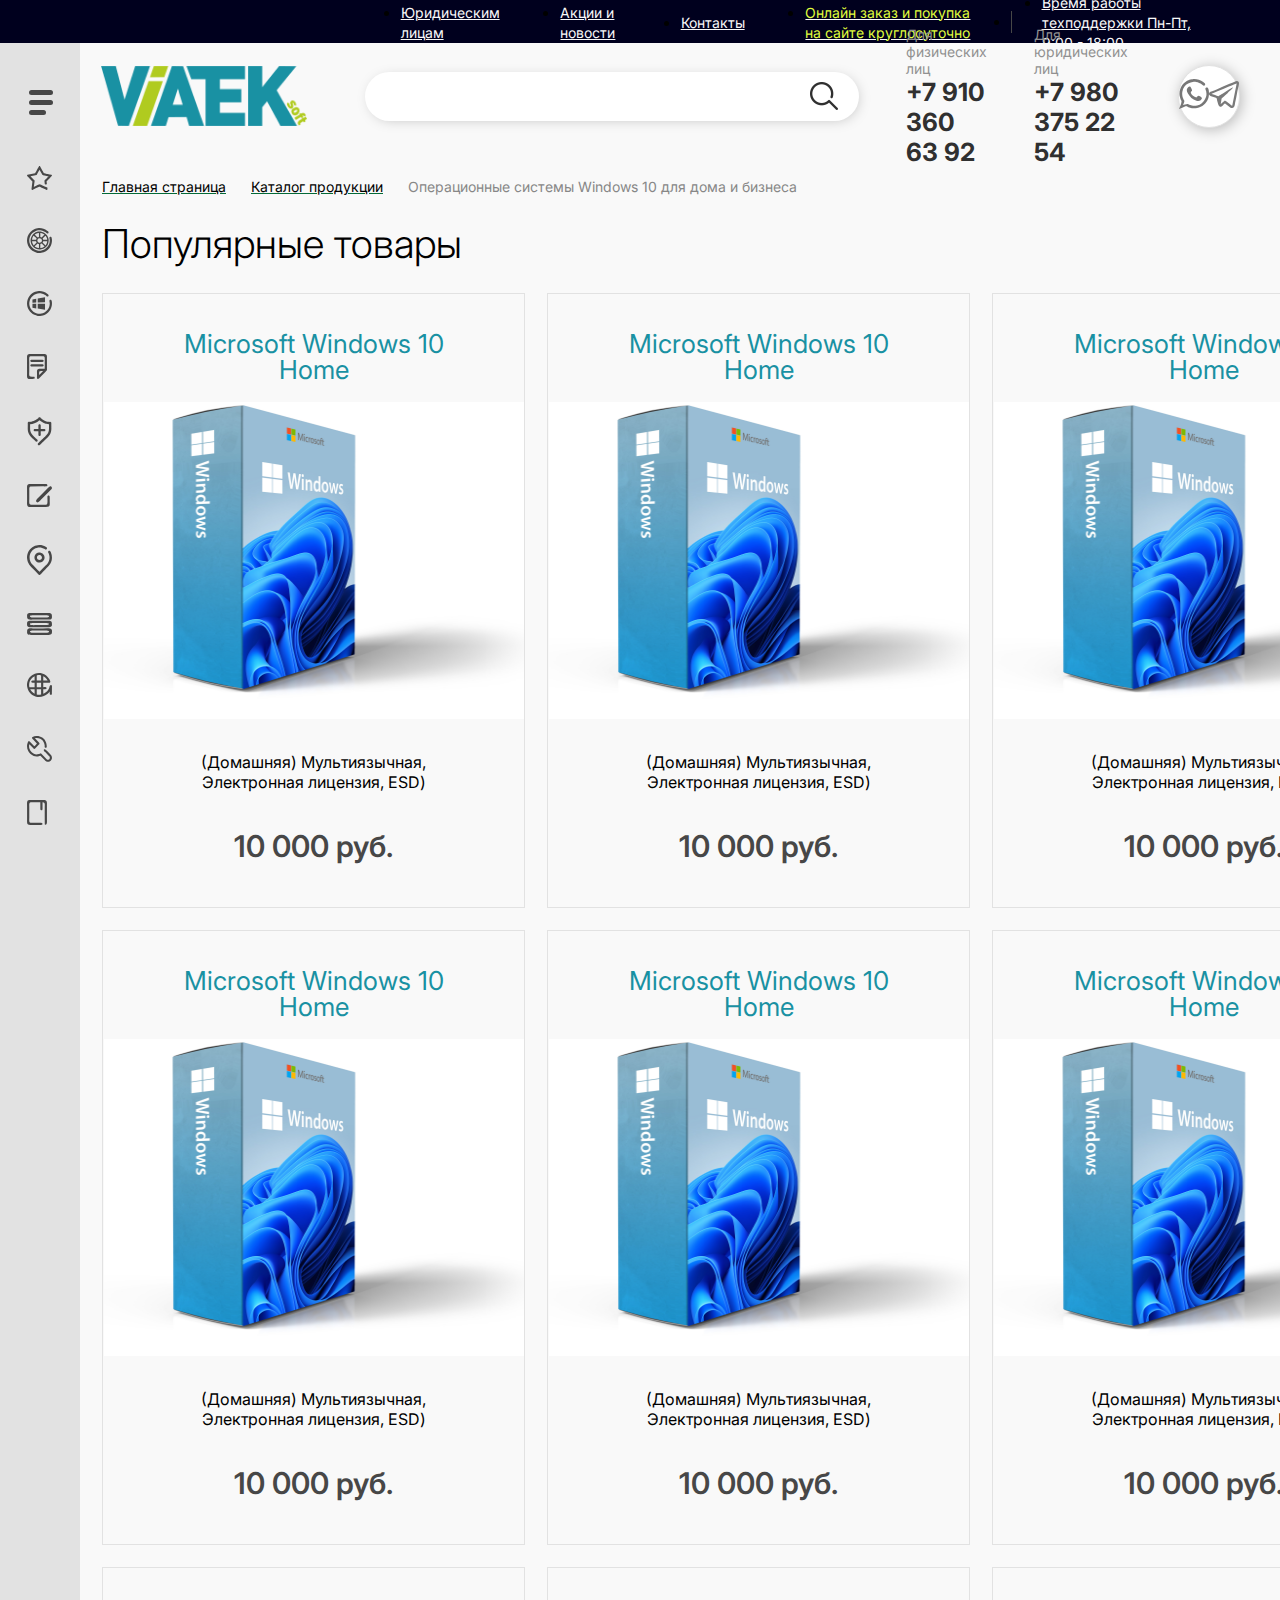
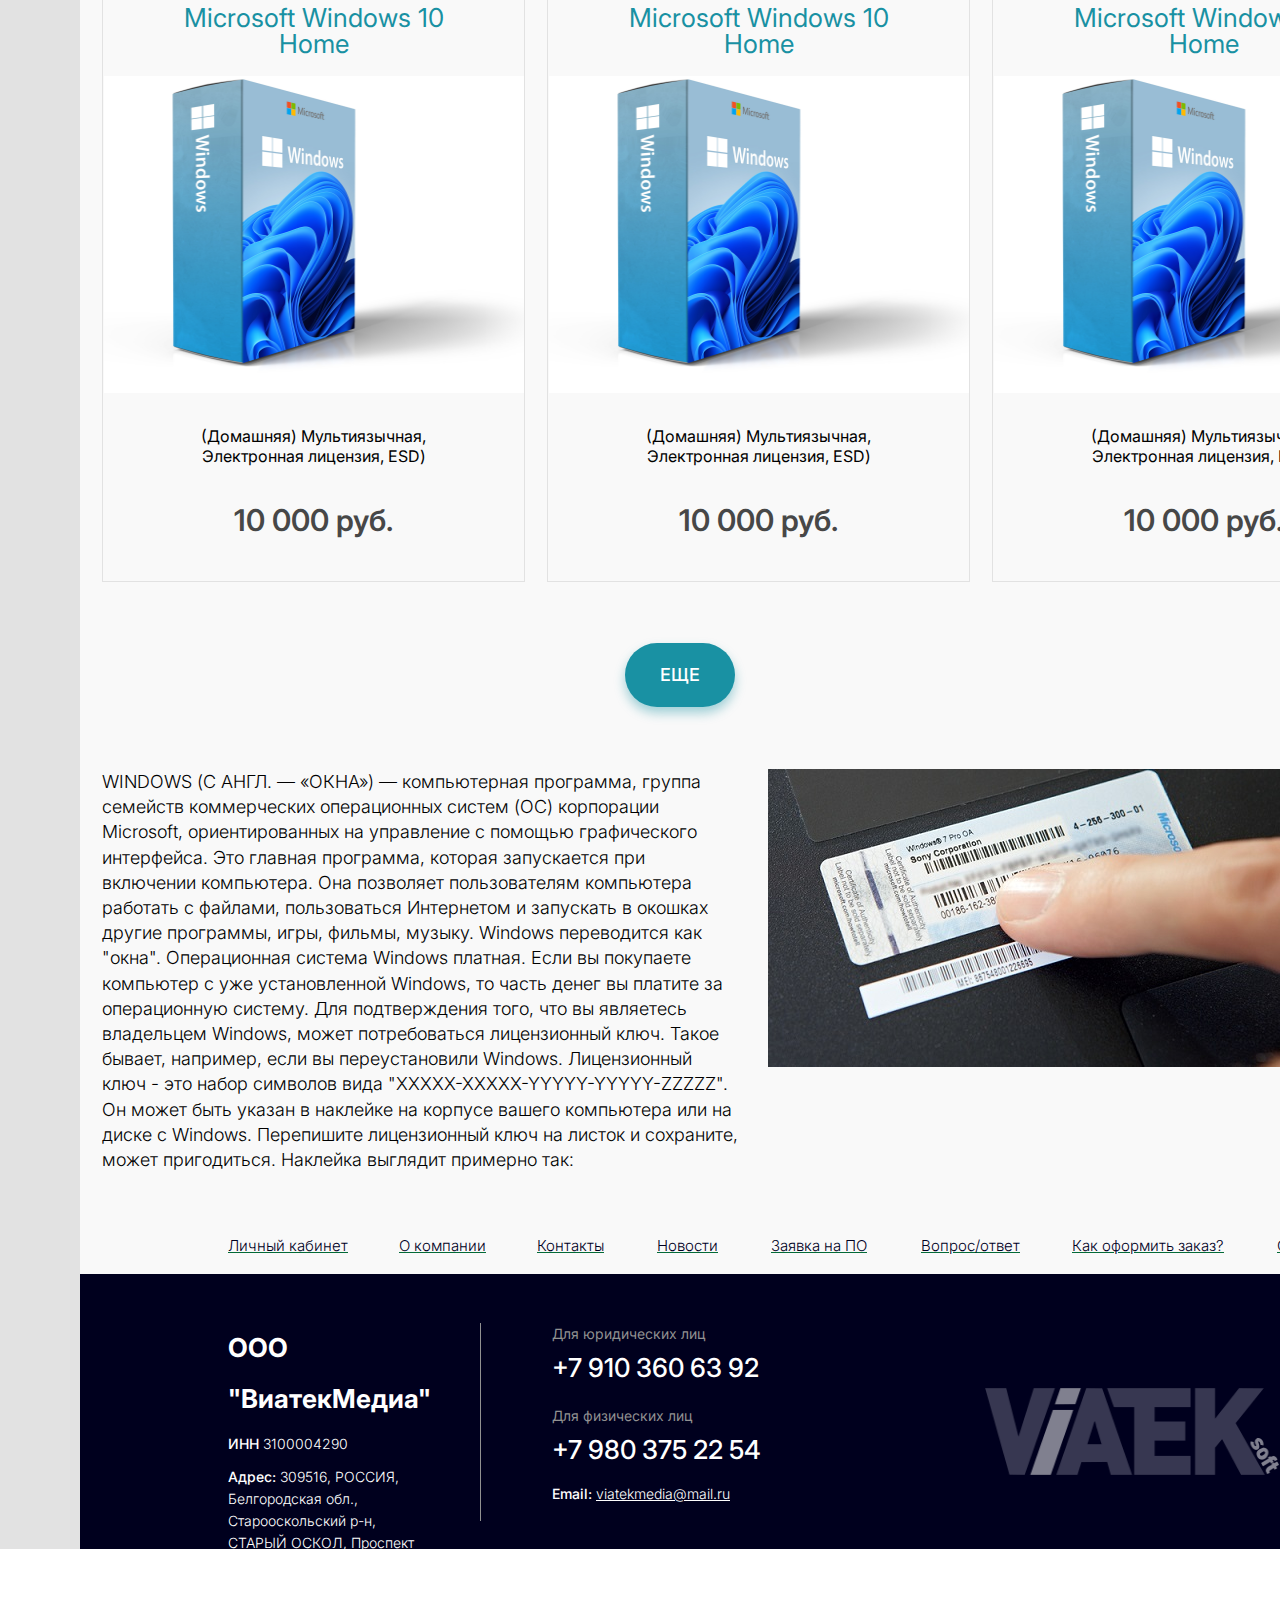
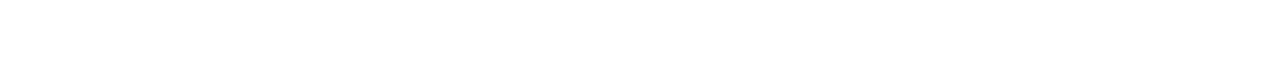
<file: popular products.html>
<!DOCTYPE html>
<html lang="en" xmlns="http://www.w3.org/1999/html">
<head>
    <meta charset="UTF-8">
    <title>Viatek</title>
    <meta name="viewport" content="width=device-width, initial-scale=1.0">
    <link rel="stylesheet" href="style.css">
    <link rel="stylesheet" href="https://cdn.jsdelivr.net/npm/swiper@8/swiper-bundle.min.css"/>
    <style>
        :root {
            --swiper-theme-color: #E3E2E7;
        }
        .swiper-horizontal>.swiper-pagination-bullets, .swiper-pagination-bullets.swiper-pagination-horizontal,
        .swiper-pagination-custom, .swiper-pagination-fraction  {
            left: 1025px;
        }

    </style>
</head>
<body>

<header>
    <div class="header-block">
        <nav>
            <ul id="nav-ul">
                <li><a href="#">Юридическим лицам</a></li>
                <li><a href="#">Акции и новости</a></li>
                <li><a href="#">Контакты</a></li>
                <li><a href="#">Онлайн заказ и покупка на сайте круглосуточно</a></li>
                <li><span></span></li>
                <li><a href="#">Время работы техподдержки Пн-Пт, 9:00 - 18:00</a></li>
            </ul>
        </nav>
    </div>
</header>

<main>
    <div class="container">
        <div class="container-wrapper">
            <aside id="aside">

                <div class="side-icon" id="sideIcon">
                    <!-- burger-->
                    <div id="burger-menu">
                        <span id="burger"></span>
                    </div>
                    <!---->

                    <a href="#"><svg width="25" height="24" viewBox="0 0 25 24" fill="none" xmlns="http://www.w3.org/2000/svg">
                        <path class="icon-nav" fill-rule="evenodd" clip-rule="evenodd" d="M12.38 0L12.914 0.054C13.426 1.01 13.956 1.987 14.514 2.909C14.984 3.686 15.359 4.515 15.821 5.279C16.11 5.758 16.339 6.266 16.621 6.734C16.6747 6.9187 16.7761 7.08599 16.915 7.219C17.0963 7.2788 17.2845 7.31509 17.475 7.327C17.968 7.461 18.499 7.487 19.022 7.627C19.545 7.767 20.138 7.8 20.7 7.946C21.942 8.269 23.273 8.434 24.542 8.7C24.8004 8.99407 24.9605 9.36151 25 9.751C24.88 9.85478 24.7726 9.97225 24.68 10.101C24.3594 10.4068 24.0566 10.7306 23.773 11.071C23.514 11.418 23.098 11.671 22.839 12.014C22.6424 12.2706 22.4286 12.5135 22.199 12.741L21.906 13.01C21.5977 13.3948 21.2682 13.762 20.919 14.11C20.607 14.441 20.298 14.775 19.985 15.11C19.876 15.1699 19.7828 15.2549 19.7132 15.3581C19.6437 15.4612 19.5997 15.5795 19.585 15.703C19.6597 15.9841 19.6957 16.2741 19.692 16.565L19.852 17.665C19.8309 17.8184 19.7776 17.9656 19.6957 18.097C19.6137 18.2285 19.5049 18.3411 19.3765 18.4275C19.248 18.514 19.1027 18.5724 18.9501 18.5988C18.7975 18.6253 18.6411 18.6192 18.491 18.581C17.631 18.294 17.815 17.588 17.611 16.669L17.584 16.103C17.4757 15.608 17.431 15.1013 17.451 14.595C17.6681 14.4285 17.8572 14.2283 18.011 14.002C18.195 13.757 18.462 13.581 18.651 13.329L19.1 12.9C19.4056 12.6053 19.6909 12.2902 19.954 11.957L20.594 11.337C20.794 11.075 21.07 10.892 21.261 10.637C21.3389 10.5129 21.438 10.4035 21.554 10.314C21.5388 10.3007 21.52 10.2924 21.5 10.29C21.3391 10.231 21.1709 10.1946 21 10.182C20.581 10.067 20.134 10.033 19.693 9.913C19.014 9.728 18.293 9.681 17.585 9.482C17.176 9.366 16.716 9.337 16.278 9.213C16.0347 9.13558 15.7845 9.08134 15.531 9.051C15.4492 8.85771 15.3415 8.67639 15.211 8.512C15.011 8.188 14.842 7.855 14.651 7.542C14.228 6.85 13.898 6.134 13.477 5.442C13.162 4.928 12.8 4.4 12.54 3.852H12.513C12.3353 4.29282 12.1021 4.70918 11.819 5.091C11.284 5.97 10.826 6.891 10.298 7.758C10.118 8.058 9.965 8.358 9.791 8.647C9.7405 8.81122 9.64855 8.95965 9.524 9.078L3.655 10.37C3.66152 10.3812 3.67082 10.3905 3.682 10.397L6.59 13.497C6.86692 13.7572 7.12554 14.0362 7.364 14.332C7.44124 14.3782 7.50747 14.4407 7.55807 14.5152C7.60867 14.5896 7.64243 14.6742 7.657 14.763C7.6228 14.8858 7.60497 15.0125 7.604 15.14C7.504 15.585 7.526 16.067 7.417 16.54C7.273 17.165 7.303 17.852 7.15 18.506C7.063 18.877 7.083 19.288 6.99 19.691C6.90239 20.0624 6.84883 20.4409 6.83 20.822H6.884C7.115 20.6702 7.36655 20.5524 7.631 20.472C8.025 20.296 8.418 20.091 8.831 19.906C9.631 19.55 10.414 19.138 11.231 18.775C11.6479 18.5135 12.0961 18.3055 12.565 18.156C12.814 18.3095 13.0833 18.4273 13.365 18.506C13.887 18.738 14.423 18.965 14.965 19.206C16.735 19.992 18.573 20.753 20.328 21.576L20.541 23.219C20.4511 23.319 20.3708 23.4271 20.301 23.542C20.1691 23.6686 20.0152 23.7703 19.847 23.842C19.7641 23.9104 19.6604 23.9485 19.553 23.95C19.3395 23.8692 19.134 23.7687 18.939 23.65C18.539 23.474 18.167 23.278 17.792 23.111C16.518 22.544 15.304 21.953 14.03 21.387C13.654 21.22 13.278 21.024 12.883 20.848C12.7515 20.7628 12.6074 20.699 12.456 20.659C12.3498 20.7312 12.2326 20.7859 12.109 20.821C11.751 20.981 11.394 21.164 11.015 21.333C9.77 21.889 8.546 22.521 7.28 23.084C6.875 23.264 6.436 23.464 6.026 23.677C5.81948 23.8267 5.58254 23.9291 5.332 23.977C5.2 23.877 5.015 23.854 4.878 23.762C4.7337 23.6401 4.59989 23.5063 4.478 23.362L5.439 15.524C5.22425 15.3446 5.03574 15.1358 4.879 14.904C4.748 14.729 4.562 14.604 4.425 14.419C4.158 14.062 3.731 13.806 3.464 13.449C3.26736 13.1925 3.05353 12.9496 2.824 12.722L2.531 12.453C2.18562 12.0153 1.8111 11.6013 1.41 11.214C1.067 10.855 0.747 10.478 0.4 10.128C0.214572 10.0053 0.0741542 9.8256 0 9.616C0.027629 9.53784 0.0454323 9.45655 0.053 9.374C0.120441 9.11602 0.259456 8.88236 0.454 8.7L8.164 7.219C8.24722 6.99609 8.36426 6.78731 8.511 6.6C8.754 6.2 8.943 5.776 9.178 5.388C9.878 4.238 10.436 3.001 11.126 1.859C11.405 1.397 11.626 0.908 11.9 0.459C11.9358 0.296949 12.0311 0.154217 12.167 0.059C12.21 0.027 12.337 0.028 12.38 0Z"
                              fill="#474747"/></svg>
                    </a>
                    <a href="#"><svg width="25" height="25" viewBox="0 0 25 25" fill="none" xmlns="http://www.w3.org/2000/svg">
                        <path class="icon-nav1" fill-rule="evenodd" clip-rule="evenodd" d="M11.8246 0.0300046C14.8088 -0.11384 17.7462 0.812815 20.1077 2.643C20.3147 2.795 20.5077 2.936 20.7077 3.088L20.9177 3.326C21.0984 3.41386 21.2611 3.53458 21.3977 3.682C21.5569 3.95796 21.6144 4.28105 21.5599 4.59499C21.5054 4.90893 21.3426 5.19382 21.0997 5.4C20.0467 6.08801 19.2427 4.741 18.6687 4.331C17.6776 3.62443 16.5838 3.07435 15.4256 2.7C14.9927 2.558 14.5806 2.546 14.1046 2.433C13.4552 2.28617 12.7877 2.23629 12.1236 2.285C11.8056 2.356 11.4337 2.297 11.1037 2.374C10.3501 2.50534 9.60759 2.69389 8.88265 2.938C7.60778 3.42927 6.4425 4.1675 5.45369 5.11032C4.46489 6.05313 3.67203 7.18196 3.12065 8.432C2.94684 8.89068 2.79664 9.35796 2.67065 9.832C2.20252 11.4669 2.1612 13.1946 2.55065 14.85C2.8273 15.8996 3.24085 16.9083 3.78065 17.85C4.978 19.7607 6.75533 21.238 8.85265 22.066C9.35326 22.2383 9.86471 22.3772 10.3836 22.482C11.5628 22.7633 12.7853 22.8139 13.9837 22.631C14.6956 22.5038 15.3974 22.3253 16.0837 22.097C18.3992 21.1782 20.3279 19.4903 21.5457 17.317C22.0244 16.3911 22.3679 15.4014 22.5657 14.378C22.6397 14.093 22.5867 13.85 22.6557 13.547C22.7516 12.9782 22.7717 12.3991 22.7157 11.825L22.5657 10.637C22.4288 10.2983 22.3873 9.92861 22.4457 9.568C22.4971 9.39527 22.5873 9.23654 22.7093 9.10384C22.8313 8.97114 22.9819 8.86797 23.1497 8.80214C23.3175 8.73631 23.4981 8.70956 23.6777 8.72392C23.8574 8.73828 24.0314 8.79337 24.1867 8.885C24.7147 9.212 24.6157 9.821 24.7867 10.518C25.1204 12.2475 25.0277 14.0323 24.5167 15.718C24.3212 16.4023 24.0909 17.0762 23.8267 17.737C22.4051 20.7565 19.8487 23.0926 16.7137 24.237C15.9389 24.4926 15.1464 24.6911 14.3427 24.831L13.2027 24.95C12.6026 25.0069 11.9977 24.9871 11.4026 24.891C10.8146 24.758 10.2407 24.808 9.69165 24.653C8.9141 24.4382 8.15202 24.1709 7.41065 23.853C4.532 22.6006 2.2442 20.2906 1.01965 17.4C0.79965 16.9 0.69165 16.406 0.50965 15.855C0.33565 15.326 0.26065 14.694 0.11965 14.1L0.0596501 13.09C-0.027624 12.5482 -0.0174646 11.9952 0.0896501 11.457L0.14965 10.685C0.281751 9.89137 0.472269 9.10858 0.71965 8.34301C1.31841 6.69371 2.25123 5.18579 3.45969 3.91366C4.66816 2.64153 6.12624 1.63259 7.74265 0.950005C8.62066 0.621195 9.52353 0.363041 10.4426 0.178005L11.8246 0.0300046ZM12.6646 3.474C13.0195 3.47916 13.3722 3.52889 13.7147 3.622C13.9446 3.68 14.1217 3.648 14.3447 3.711C14.8943 3.84584 15.4356 4.01279 15.9656 4.211C16.3771 4.34871 16.7781 4.51581 17.1657 4.711C18.2698 5.36927 19.228 6.246 19.9814 7.2875C20.7349 8.329 21.2679 9.51334 21.5477 10.768C21.7729 12.0195 21.732 13.3044 21.4277 14.539C21.3605 14.9109 21.2703 15.2783 21.1577 15.639C20.7142 16.7809 20.048 17.8232 19.1979 18.7051C18.3477 19.5871 17.3305 20.291 16.2057 20.776C15.6021 21.0231 14.9798 21.2218 14.3447 21.37L13.4747 21.459C13.1023 21.5549 12.7178 21.595 12.3336 21.578C11.4027 21.4764 10.4801 21.3093 9.57265 21.078C7.36266 20.2506 5.55676 18.603 4.53065 16.478C4.28794 15.8862 4.07763 15.2817 3.90065 14.667C3.52281 13.4131 3.48143 12.0819 3.78065 10.807C3.83519 10.426 3.91537 10.0492 4.02065 9.679C4.52798 8.46856 5.19344 7.33066 5.99965 6.295C6.16715 6.10431 6.35876 5.93624 6.56965 5.795C6.79965 5.623 6.99965 5.388 7.23265 5.226C8.16273 4.58902 9.18492 4.09833 10.2636 3.771C10.7147 3.634 11.2157 3.607 11.6447 3.504C11.9841 3.54806 12.3284 3.53794 12.6646 3.474ZM11.9446 9V4.958C10.7494 4.95401 9.58737 5.35121 8.64465 6.086C8.31556 6.23325 8.01964 6.4455 7.77465 6.71C8.09311 6.92268 8.36804 7.19421 8.58465 7.51L9.03465 7.926C9.33965 8.226 9.63465 8.545 9.93465 8.846C10.1266 9.12249 10.3844 9.34688 10.6847 9.499C11.0634 9.243 11.4934 9.0727 11.9446 9ZM13.3246 4.962V8.967H13.3546V9C13.8331 9.1116 14.2967 9.27944 14.7357 9.5C14.921 9.2598 15.1322 9.04081 15.3657 8.847C15.5366 8.67801 15.6786 8.486 15.8456 8.313C16.1737 8.01452 16.4842 7.69732 16.7757 7.363C17.0498 7.15126 17.2923 6.9014 17.4957 6.621C17.1287 6.4487 16.7858 6.22917 16.4757 5.968C15.5463 5.33114 14.451 4.98006 13.3246 4.958V4.962ZM5.07165 11.847H9.09365C9.20646 11.3614 9.37771 10.8914 9.60365 10.447C9.16693 10.1431 8.79053 9.76056 8.49365 9.31901C8.1754 8.98905 7.83458 8.68164 7.47365 8.399C7.26458 8.12343 7.02281 7.87428 6.75365 7.657C6.64728 7.81607 6.51553 7.95661 6.36365 8.073C6.25865 8.215 6.15265 8.373 6.06365 8.518C5.45323 9.52435 5.11164 10.6707 5.07165 11.847ZM16.1717 11.847H20.1997C20.2477 9.88801 19.2507 8.858 18.5187 7.661H18.4887V7.69C17.7177 8.29732 17.0224 8.99498 16.4177 9.768C16.081 9.95239 15.8167 10.2453 15.6677 10.599C15.8313 10.7627 15.9606 10.9574 16.048 11.1717C16.1354 11.386 16.1791 11.6156 16.1767 11.847H16.1717ZM12.2997 10.3C12.1177 10.431 11.7636 10.4 11.5796 10.508C11.0394 10.8428 10.6355 11.3584 10.4396 11.963C10.3382 12.4797 10.4096 13.0155 10.6427 13.4877C10.8758 13.9599 11.2577 14.3423 11.7296 14.576C12.0343 14.7639 12.3957 14.8376 12.7497 14.784C13.1675 14.7252 13.5652 14.5675 13.9097 14.324C14.2543 14.0805 14.5357 13.7582 14.7306 13.384C15.4806 11.678 13.9517 10.289 12.2997 10.3ZM5.06665 13.21C5.01865 15.166 6.01665 16.199 6.74765 17.396H6.80765C7.01314 17.1627 7.24464 16.9537 7.49765 16.773L8.87865 15.259C9.2043 15.0841 9.45887 14.8012 9.59865 14.459C9.27017 14.1273 9.08675 13.6788 9.08865 13.212H5.07165L5.06665 13.21ZM16.1667 13.21C16.155 13.5896 16.041 13.9589 15.8366 14.279C15.7548 14.3511 15.6928 14.4431 15.6566 14.546C15.7012 14.6126 15.7413 14.6821 15.7767 14.754C15.9351 14.9267 16.1168 15.0765 16.3167 15.199C16.5526 15.4213 16.7732 15.6596 16.9767 15.912L17.6367 16.536C17.8725 16.873 18.1672 17.1647 18.5067 17.397C18.6123 17.2374 18.7442 17.0967 18.8967 16.981C19.0016 16.842 19.1077 16.681 19.1967 16.536C19.8081 15.5317 20.1492 14.3862 20.1867 13.211H16.1767L16.1667 13.21ZM11.9446 20.1V16.063C11.5732 16.0412 11.2128 15.9289 10.8947 15.736C10.8198 15.6564 10.7273 15.5954 10.6247 15.558C9.92465 16.229 9.24465 16.923 8.55365 17.607C8.25325 17.8311 7.99002 18.101 7.77365 18.407C7.89857 18.4998 8.00968 18.6099 8.10365 18.734C8.24965 18.843 8.40365 18.967 8.55365 19.061C9.57564 19.6936 10.7437 20.0515 11.9446 20.1ZM13.3246 16.062V20.1C14.6985 20.0366 16.0238 19.5721 17.1367 18.764L17.4967 18.378V18.32C17.2126 18.0993 16.9513 17.8507 16.7167 17.578L15.4267 16.331C15.2346 15.999 14.9398 15.7386 14.5866 15.589C14.1916 15.8082 13.7663 15.968 13.3246 16.063V16.062Z"
                              fill="#474747"/>
                    </svg>
                    </a>
                    <a href="#"><svg width="25" height="25" viewBox="0 0 25 25" fill="none" xmlns="http://www.w3.org/2000/svg">
                        <path class="icon-nav2" fill-rule="evenodd" clip-rule="evenodd" d="M11.9483 0.0250033C14.9276 -0.135642 17.8608 0.813463 20.1813 2.689C20.7103 3.125 21.8053 3.57 21.5613 4.656C21.5384 4.81033 21.4842 4.95836 21.4022 5.09109C21.3202 5.22382 21.212 5.33845 21.0843 5.428C20.0263 6.106 19.1983 4.728 18.6243 4.307C17.127 3.25644 15.3946 2.58958 13.5793 2.365L12.1733 2.29C11.1184 2.38475 10.0758 2.58576 9.06129 2.89C7.31609 3.51604 5.77579 4.60827 4.60765 6.04809C3.4395 7.4879 2.68819 9.22025 2.43529 11.057C2.22723 12.3146 2.26972 13.6009 2.56029 14.842C2.80853 15.8735 3.20606 16.8633 3.74029 17.78C5.11322 20.0721 7.33025 21.7344 9.91529 22.41C10.9513 22.7439 12.0464 22.8543 13.1283 22.734C14.038 22.6566 14.9377 22.4891 15.8143 22.234C18.1818 21.3857 20.1731 19.7277 21.4363 17.553C22.0155 16.4891 22.4143 15.3364 22.6163 14.142L22.7413 12.723C22.9163 11.665 22.2203 10.36 22.4653 9.536C22.5232 9.36632 22.6188 9.21195 22.7448 9.08442C22.8709 8.9569 23.0241 8.85954 23.1931 8.79961C23.3621 8.73969 23.5425 8.71877 23.7207 8.7384C23.8989 8.75804 24.0704 8.81773 24.2223 8.913C24.6162 9.36756 24.8225 9.95494 24.7993 10.556C25.1053 12.3224 25.0026 14.1354 24.4993 15.856C23.9422 17.9124 22.8641 19.7903 21.3691 21.3082C19.8742 22.8261 18.0129 23.9327 15.9653 24.521C15.0137 24.7416 14.0491 24.9015 13.0773 25L12.0003 24.975L10.6703 24.875C9.52362 24.6578 8.40425 24.3154 7.33228 23.854C5.09413 22.8287 3.20877 21.1649 1.91292 19.0717C0.617068 16.9785 -0.0315105 14.5492 0.0486132 12.0886C0.128737 9.62807 0.933991 7.24603 2.36327 5.24157C3.79256 3.23711 5.78216 1.69957 8.08228 0.822003C8.86544 0.537176 9.67178 0.320701 10.4923 0.175003L11.9483 0.0250033ZM18.0223 6.275V11.355L10.7223 11.504V7.62L18.0223 6.275ZM5.44729 11.629V8.591L9.26229 7.744L9.23729 11.529L5.44729 11.629ZM18.0223 12.849V18.749L10.7223 17.579V12.874L18.0223 12.849ZM5.44729 12.874H9.26229V17.48L5.44729 16.733V12.873V12.874Z"
                              fill="#474747"/>
                    </svg>
                    </a>
                    <a href="#"><svg width="20" height="25" viewBox="0 0 20 25" fill="none" xmlns="http://www.w3.org/2000/svg">
                        <path class="icon-nav3" fill-rule="evenodd" clip-rule="evenodd" d="M17.7386 14.7274V6.27421C17.7386 5.05969 17.8986 3.46776 17.3618 2.77824C16.8466 2.12018 15.133 2.29921 13.993 2.29921H5.68022C4.51062 2.29921 3.03222 2.16776 2.54742 2.87421C2.00022 3.6605 2.24022 6.2355 2.24022 7.56695V17.3855C2.24022 18.667 2.02022 20.8532 2.40502 21.8153C2.83302 22.8839 4.56982 22.654 6.03302 22.6532C6.46132 22.5956 6.89686 22.6707 7.28182 22.8686C7.4316 22.9982 7.54697 23.1635 7.61749 23.3493C7.68801 23.5352 7.71147 23.7359 7.68574 23.9332C7.66002 24.1305 7.58591 24.3183 7.47013 24.4795C7.35435 24.6407 7.20055 24.7702 7.02262 24.8565C6.20604 25.0026 5.37258 25.0267 4.54902 24.9282C2.87942 24.9282 1.27622 25.0815 0.544219 24.1379C-0.159781 23.2379 0.0234188 21.371 0.0234188 19.7581V3.85566C0.0234188 2.67743 -0.0293812 1.5976 0.447419 0.933886C1.28982 -0.241921 3.14182 0.0475953 5.08822 0.0475953L15.241 0.0234017C17.3666 0.0234017 18.8946 -0.213695 19.693 1.19679C20.1226 1.95566 19.9522 3.53953 19.9522 4.69276V15.2774C19.9973 15.6208 19.9813 15.9695 19.905 16.3073C19.4639 16.8894 18.9591 17.4196 18.4002 17.8879L14.8434 21.5274L12.2034 24.2331C12.077 24.468 11.884 24.6596 11.649 24.7833C11.414 24.907 11.1477 24.9572 10.8842 24.9274C10.6984 24.8876 10.5247 24.8039 10.3773 24.6832C10.2299 24.5625 10.113 24.4082 10.0362 24.2331C9.93311 23.6473 9.9172 23.0494 9.98902 22.4589V18.4629C9.92902 17.7682 9.95266 17.0688 10.0594 16.3799C10.1547 16.052 10.3202 15.7491 10.5441 15.4926C10.768 15.2361 11.0449 15.0322 11.3554 14.8952C12.0948 14.7132 12.8591 14.6565 13.617 14.7274H17.7394H17.7386ZM4.26422 5.69921H13.7842C15.0322 5.69921 16.893 5.4734 16.6586 6.92018C16.4634 8.12502 15.3146 7.95001 13.9498 7.95001H6.83142C5.89887 8.02901 4.9608 8.01307 4.03142 7.90243C3.87212 7.82747 3.73111 7.71814 3.61835 7.58218C3.50559 7.44621 3.42385 7.28693 3.3789 7.11561C3.33395 6.94428 3.32689 6.76509 3.35822 6.59071C3.38955 6.41633 3.45851 6.25102 3.56022 6.10647C3.75722 5.91325 3.99934 5.77319 4.26422 5.69921ZM4.26422 10.225H13.7842C15.033 10.225 16.893 9.9984 16.6586 11.446C16.4626 12.6557 15.2986 12.4758 13.9258 12.4758H6.80822C5.86666 12.574 4.91649 12.5499 3.98102 12.404C3.82882 12.3242 3.69537 12.2124 3.58967 12.0762C3.48397 11.9399 3.40849 11.7824 3.3683 11.6143C3.32812 11.4461 3.32417 11.2712 3.35672 11.1014C3.38928 10.9316 3.45758 10.7708 3.55702 10.6299C3.75519 10.4371 3.99844 10.2978 4.26422 10.225ZM13.9442 16.9992C13.5237 17.0601 13.1125 17.1742 12.7202 17.3387C11.9882 17.8887 12.1906 19.7468 12.2018 21.0266L16.1362 17.0032H13.9458L13.9442 16.9992Z"
                              fill="#474747"/>
                    </svg>
                    </a>
                    <a href="#"><svg width="25" height="29" viewBox="0 0 25 29" fill="none" xmlns="http://www.w3.org/2000/svg">
                        <path class="icon-nav4" fill-rule="evenodd" clip-rule="evenodd" d="M22.8004 4.85004C22.8001 4.87713 22.8089 4.90355 22.8254 4.92504C23.0233 4.83875 23.2463 4.82983 23.4504 4.90004C23.6535 4.9478 23.8398 5.04976 23.9895 5.19504C24.1392 5.34033 24.2466 5.5235 24.3004 5.72504C24.3462 5.97239 24.3546 6.2252 24.3254 6.47504V8.22504C24.3364 9.07104 24.3504 10.014 24.3504 10.9C24.3816 11.3249 24.3732 11.7517 24.3254 12.175V12.65L24.2254 13.6C24.1114 14.073 24.0734 14.569 23.9254 15.025C23.649 15.9749 23.2631 16.8893 22.7754 17.75C22.138 18.8549 21.3181 19.8439 20.3504 20.675L20.1004 20.95C19.8583 21.2007 19.5993 21.4346 19.3254 21.65L19.0004 22C18.7737 22.2328 18.5315 22.45 18.2754 22.65L17.8004 23.15C17.5266 23.3656 17.2676 23.5994 17.0254 23.85L16.7504 24.15C16.3264 24.4897 15.9256 24.8571 15.5504 25.25C15.0985 25.7404 14.6141 26.1998 14.1004 26.625C13.9094 26.769 13.7724 26.976 13.5754 27.125C13.2544 27.368 13.0244 27.76 12.7004 28C12.5278 28.1303 12.3261 28.2166 12.1126 28.2514C11.8992 28.2863 11.6805 28.2687 11.4754 28.2C11.3164 28.1301 11.1742 28.0269 11.0584 27.8976C10.9425 27.7682 10.8556 27.6155 10.8035 27.4498C10.7514 27.2841 10.7354 27.1092 10.7564 26.9367C10.7774 26.7643 10.8351 26.5984 10.9254 26.45C11.2114 26.1031 11.5389 25.7924 11.9004 25.525L12.3754 25.025C12.6494 24.8096 12.9083 24.5757 13.1504 24.325L13.4004 24.05C13.5688 23.911 13.7275 23.7607 13.8754 23.6C13.8964 23.579 13.9574 23.571 13.9754 23.55C13.9934 23.529 13.9754 23.474 14.0004 23.45C14.2077 23.2309 14.4335 23.0302 14.6754 22.85C14.8664 22.706 15.0034 22.499 15.2004 22.35L15.6254 21.9C15.9968 21.5201 16.389 21.1612 16.8004 20.825L17.2754 20.325C17.5493 20.1095 17.8083 19.8757 18.0504 19.625L18.3254 19.325C19.736 18.2206 20.8168 16.7507 21.4504 15.075C22.2504 13.114 21.9944 9.93704 22.0004 7.22504C21.05 7.2394 20.1038 7.09578 19.2004 6.80004C18.7784 6.66204 18.4004 6.61304 18.0004 6.45004C16.8539 5.98847 15.7498 5.42803 14.7004 4.77504C14.1584 4.43204 13.6734 4.07004 13.1754 3.70004C12.9433 3.56551 12.7326 3.39698 12.5504 3.20004H12.5254V3.22504C12.3678 3.34065 12.2176 3.46589 12.0754 3.60004C11.7174 3.86604 11.3624 4.14504 11.0004 4.40004C9.88772 5.15047 8.69754 5.77908 7.45043 6.27504C6.07849 6.87925 4.59935 7.20229 3.10043 7.22504V10.95C3.04513 12.0065 3.12919 13.0656 3.35043 14.1C3.8586 16.1372 5.02796 17.9484 6.67543 19.25L7.10043 19.7C7.47179 20.08 7.86407 20.4388 8.27543 20.775L8.60043 21.125C8.82719 21.3578 9.0694 21.5749 9.32543 21.775L9.80043 22.275C10.1111 22.4855 10.3749 22.7579 10.5754 23.075C10.6789 23.3144 10.7056 23.58 10.6519 23.8352C10.5982 24.0904 10.4667 24.3227 10.2754 24.5C10.0739 24.6441 9.83657 24.7297 9.58952 24.7473C9.34246 24.765 9.09534 24.714 8.87543 24.6C8.57543 24.41 8.38043 24.062 8.10043 23.85C7.51143 23.4 7.06543 22.8 6.47543 22.35L6.00043 21.85C5.71769 21.6267 5.45041 21.3845 5.20043 21.125L4.92543 20.825C4.43524 20.4526 3.99791 20.0152 3.62543 19.525C3.26943 19.053 2.84943 18.613 2.52543 18.1C1.79375 16.8666 1.26216 15.5249 0.950427 14.125C0.731018 12.7617 0.663939 11.3782 0.750427 10C0.750427 9.02104 0.772427 7.98904 0.775427 7.05004C0.702425 6.55942 0.719368 6.0596 0.825427 5.57504C0.924221 5.37979 1.06926 5.21165 1.24792 5.08529C1.42657 4.95892 1.63341 4.87816 1.85043 4.85004C1.96924 4.84369 2.08814 4.86068 2.20043 4.90004C2.31443 4.86825 2.43208 4.85144 2.55043 4.85004C2.89002 4.90333 3.23584 4.90333 3.57543 4.85004C3.80843 4.79704 4.07543 4.81304 4.32543 4.75004C5.082 4.58811 5.82566 4.37086 6.55043 4.10004C7.96226 3.48408 9.29648 2.70368 10.5254 1.77504C10.7544 1.60704 10.9504 1.36904 11.1754 1.20004C11.2275 1.17947 11.2777 1.15437 11.3254 1.12504L11.4754 0.725041C11.5968 0.571079 11.7478 0.443062 11.9196 0.348584C12.0914 0.254106 12.2804 0.195091 12.4754 0.175041C12.6944 0.162192 12.913 0.206063 13.1101 0.302412C13.3072 0.398761 13.4761 0.544329 13.6004 0.725041C13.6714 0.839041 13.6504 0.975041 13.7254 1.10004C13.835 1.19282 13.9521 1.27644 14.0754 1.35004C14.4384 1.62204 14.7754 1.96104 15.1504 2.22504C16.4361 3.15219 17.8513 3.88505 19.3504 4.40004C20.0254 4.62404 20.7384 4.68104 21.5004 4.85004C21.9326 4.89392 22.3682 4.89392 22.8004 4.85004ZM13.7254 11.925H16.4004C16.9798 11.8079 17.5819 11.9248 18.0754 12.25C18.2037 12.3605 18.3044 12.4994 18.3695 12.6556C18.4346 12.8119 18.4623 12.9812 18.4504 13.15C18.427 13.3819 18.3399 13.6027 18.1987 13.788C18.0575 13.9733 17.8677 14.1159 17.6504 14.2C17.2299 14.2764 16.8007 14.2933 16.3754 14.25H13.7254C13.7334 15.158 13.7418 16.0664 13.7504 16.975C13.7953 17.4096 13.77 17.8485 13.6754 18.275C13.5926 18.4579 13.4681 18.6188 13.3118 18.7447C13.1554 18.8706 12.9717 18.9581 12.7754 19C12.6066 19.0299 12.4332 19.0206 12.2685 18.973C12.1038 18.9253 11.9522 18.8405 11.8254 18.725C11.3354 18.366 11.4004 17.774 11.4004 16.95V14.25H8.75043C8.44877 14.3142 8.13696 14.314 7.83539 14.2494C7.53383 14.1848 7.2493 14.0572 7.00043 13.875C6.86637 13.7593 6.76392 13.6114 6.7027 13.4453C6.64148 13.2791 6.62349 13.1001 6.65043 12.925C6.68279 12.7418 6.75572 12.5682 6.86386 12.4168C6.97199 12.2654 7.11262 12.1401 7.27543 12.05C7.72091 11.9175 8.18834 11.875 8.65043 11.925H11.4004V9.30004C11.4004 8.38104 11.3284 7.84404 11.8754 7.45004C11.994 7.34668 12.1338 7.27069 12.2851 7.22749C12.4363 7.18428 12.5952 7.17491 12.7504 7.20004C12.9485 7.23767 13.1342 7.3235 13.2911 7.44994C13.4481 7.57639 13.5715 7.73957 13.6504 7.92504C13.7446 8.3516 13.7699 8.79048 13.7254 9.22504V11.925Z"
                              fill="#474747"/>
                    </svg>
                    </a>
                    <a href="#"><svg width="25" height="23" viewBox="0 0 25 23" fill="none" xmlns="http://www.w3.org/2000/svg">
                        <path class="icon-nav5" fill-rule="evenodd" clip-rule="evenodd" d="M17.0073 0.0660144C17.8653 0.0510144 19.3253 -0.119986 19.9003 0.232014C20.0455 0.339046 20.1657 0.47635 20.2526 0.634424C20.3395 0.792497 20.391 0.967565 20.4035 1.14751C20.4161 1.32745 20.3894 1.50798 20.3253 1.67658C20.2612 1.84519 20.1612 1.99786 20.0323 2.12401C19.4113 2.59801 16.6673 2.35701 15.5583 2.35601L3.55328 2.42301C2.02228 2.77001 2.30028 4.68601 2.30028 6.53801V15.267C2.17734 16.6816 2.19946 18.105 2.36628 19.515C2.70928 20.951 4.60628 20.677 6.34628 20.677H15.4583C16.7753 20.677 18.6353 20.907 19.6363 20.477C20.8483 19.957 20.4263 15.655 20.4253 13.806C20.4359 13.2973 20.4469 12.7883 20.4583 12.279C20.5457 12.0648 20.6942 11.881 20.8852 11.7505C21.0763 11.62 21.3015 11.5485 21.5329 11.545C21.7642 11.5415 21.9915 11.6061 22.1864 11.7307C22.3814 11.8553 22.5354 12.0345 22.6293 12.246C22.7842 13.5584 22.808 14.8829 22.7003 16.2C22.7003 18.084 23.0563 21 22.2073 22.108C21.4833 23.05 20.1073 22.971 18.4243 22.971H4.01328C2.77928 22.971 1.61328 23.031 0.92128 22.506C-0.24572 21.622 0.0662798 19.206 0.0662798 17.163L0.0332798 5.11101C0.0332798 2.81101 -0.16672 0.905014 1.44728 0.232014C2.33728 -0.137986 4.06628 0.100014 5.20028 0.100014H13.5883L17.0073 0.0660144ZM23.2243 2.29001C23.5336 2.26994 23.8422 2.33864 24.1138 2.48804C24.3854 2.63743 24.6087 2.86131 24.7573 3.13331C24.906 3.40531 24.9739 3.71412 24.953 4.02338C24.932 4.33265 24.8232 4.62951 24.6393 4.87901L13.8823 15.8C13.1243 16.565 11.2173 19.26 9.67128 18.09C7.72828 16.619 10.8633 14.463 11.5463 13.609L18.9803 6.10901C20.2433 4.83301 21.5173 3.06101 23.2243 2.29001Z"
                              fill="#474747"/>
                    </svg>
                    </a>
                    <a href="#"><svg width="25" height="30" viewBox="0 0 25 30" fill="none" xmlns="http://www.w3.org/2000/svg">
                        <path class="icon-nav6" fill-rule="evenodd" clip-rule="evenodd" d="M12.2197 0.0309696C14.4914 -0.0468364 16.7373 0.532689 18.6877 1.69997C19.3257 2.08497 20.4097 2.58797 19.9007 3.77397C19.749 4.07635 19.4872 4.30906 19.1691 4.42421C18.851 4.53936 18.5008 4.52818 18.1907 4.39297C18.0425 4.28598 17.9082 4.16103 17.7907 4.02097C16.9496 3.48535 16.0223 3.09901 15.0497 2.87897C12.3807 2.23113 9.56376 2.66539 7.21374 4.08697C5.98863 4.86357 4.94857 5.89919 4.16674 7.12097C3.61528 7.96423 3.18602 8.88133 2.89174 9.84497C2.32601 12.1385 2.53378 14.5547 3.48274 16.718C3.85335 17.5429 4.33443 18.3137 4.91274 19.009L6.71274 20.743L10.4127 24.737L12.4647 26.873L12.8377 26.532L15.3877 23.839L18.3417 20.712C18.8847 20.04 19.6707 19.558 20.2417 18.912C20.9598 18.0539 21.5274 17.0805 21.9207 16.033C22.6175 14.0622 22.715 11.9291 22.2007 9.90297C22.0126 9.24946 21.7842 8.60824 21.5167 7.98297C21.3713 7.80295 21.2463 7.60743 21.1437 7.39997C21.0681 7.15385 21.0684 6.89067 21.1444 6.6447C21.2205 6.39872 21.3689 6.18135 21.5703 6.0209C21.7716 5.86044 22.0166 5.76433 22.2734 5.74508C22.5301 5.72583 22.7867 5.78433 23.0097 5.91297C23.4701 6.37275 23.7932 6.95175 23.9427 7.58497C24.9519 9.96901 25.2121 12.6036 24.6887 15.139C23.4297 20.092 20.2477 21.875 17.5367 25.232L16.2307 26.532C15.7197 27.165 13.3677 29.844 12.6547 29.969C12.3711 29.9732 12.0916 29.9012 11.8453 29.7604C11.5991 29.6197 11.3951 29.4154 11.2547 29.169L8.27074 26.037C5.66574 23.262 2.39974 20.805 0.870736 17C0.486732 15.8759 0.226198 14.7134 0.093736 13.533C-0.0729867 12.2702 0.00064075 10.9873 0.310736 9.75197C0.761663 7.74081 1.70519 5.87319 3.05654 4.31693C4.40788 2.76066 6.1247 1.56452 8.05274 0.83597C8.91311 0.530859 9.79894 0.302959 10.6997 0.15497L12.2197 0.0309696ZM11.9707 7.52297C15.8997 7.46997 18.8377 10.905 17.0387 14.737C16.6385 15.5328 16.0383 16.211 15.2968 16.7049C14.5554 17.1987 13.6984 17.4913 12.8097 17.554C9.56574 18.054 6.63074 14.354 7.64774 11.083C7.8719 10.3483 8.25978 9.67403 8.78219 9.11092C9.30459 8.54781 9.94791 8.11053 10.6637 7.83197L11.9707 7.52297ZM12.2507 10.031C11.2157 10.445 10.5507 10.602 10.1367 11.61C9.94055 12.1141 9.91382 12.6685 10.0606 13.1891C10.2074 13.7098 10.5197 14.1686 10.9503 14.4961C11.3809 14.8236 11.9064 15.002 12.4474 15.0043C12.9884 15.0066 13.5154 14.8328 13.9488 14.5091C14.3823 14.1853 14.6985 13.7293 14.8498 13.2099C15.0011 12.6905 14.9791 12.1359 14.7873 11.6301C14.5955 11.1243 14.2442 10.6946 13.7866 10.4061C13.329 10.1176 12.7898 9.98592 12.2507 10.031Z"
                              fill="#474747"/>
                    </svg>
                    </a>
                    <a href="#"><svg width="25" height="22" viewBox="0 0 25 22" fill="none" xmlns="http://www.w3.org/2000/svg">
                        <path class="icon-nav7" fill-rule="evenodd" clip-rule="evenodd" d="M1.32103 0L1.59203 0.0267143L1.32103 0ZM23.408 0L23.679 0.0267143L23.408 0ZM10.095 0.0267143H19.546C21.178 0.0267143 22.914 -0.0832857 23.846 0.458071C24.908 1.07329 24.93 2.068 24.93 3.5585C25.0087 4.18743 24.917 4.82232 24.661 5.42143C23.772 6.81607 21.888 6.60786 19.309 6.60786H6.91103C5.15803 6.60786 2.61103 6.88364 1.42303 6.31164C0.150033 5.69329 0.100033 4.67971 0.100033 3.0195C0.0383546 2.45751 0.106104 1.89139 0.300033 1.34829C0.473437 1.03729 0.734611 0.761353 1.06379 0.541375C1.39296 0.321396 1.78151 0.163136 2.20003 0.0785714L10.095 0.0267143ZM2.84603 2.23771L2.87903 2.56143L2.84603 2.23771ZM5.18303 2.23771C4.50703 2.43571 3.90003 2.30764 3.42103 2.61486C2.27203 3.35657 3.48003 4.23343 4.53903 4.3945L17.514 4.42121C19.406 4.42121 21.759 4.67893 22.053 3.39979C22.334 2.178 19.66 2.24007 18.225 2.24086H5.18303V2.23771ZM2.84603 4.15171L2.87903 4.42121L2.84603 4.15171ZM1.38903 6.6055H1.52403V6.63221L1.38903 6.6055ZM23.476 6.6055H23.612V6.63221L23.476 6.6055ZM1.25303 7.6835L1.69303 7.71021L1.25303 7.6835ZM23.34 7.6835L23.78 7.71021L23.34 7.6835ZM2.50703 7.711H17.751C19.856 7.711 22.741 7.44936 23.951 8.19657C24.951 8.81336 24.933 9.85757 24.933 11.297C24.9808 11.7837 24.9472 12.2731 24.833 12.7529C24.172 14.4273 22.018 14.2898 19.244 14.2898H6.84303C4.72703 14.2898 2.19903 14.4956 1.01603 13.7508C0.634638 13.4816 0.352731 13.1366 0.200033 12.7521C-0.0590446 11.5366 -0.0360067 10.2943 0.268033 9.08521C0.713033 8.22957 1.43203 8.08421 2.50703 7.711ZM5.38603 9.8945C4.71203 10.1027 3.99203 9.95028 3.48603 10.2449C2.36503 10.9018 3.36903 11.8651 4.40103 12.0521C5.84046 12.1836 7.29301 12.2018 8.73703 12.1063H17.511C19.443 12.1063 21.678 12.342 22.05 11.0849C22.404 9.88821 19.628 9.89843 18.29 9.89843H5.38603V9.8945ZM2.84503 9.92121L2.87903 10.2449L2.84503 9.92121ZM2.84503 12.1047L3.31903 12.078H2.87903L2.84503 11.8085V12.1047ZM1.38903 15.3411H1.52403V15.3678L1.38903 15.3411ZM20.123 15.3678C22.087 15.3474 23.578 15.3552 24.391 16.2321C24.6318 16.5 24.8043 16.802 24.899 17.1215C25.0417 18.1884 25.0303 19.2646 24.865 20.3296C24.7246 20.7052 24.4688 21.0479 24.12 21.3274C23.009 22.2082 20.253 21.9474 18.056 21.9474L5.96203 21.9741C2.98603 21.9741 0.871033 22.1988 0.169033 20.3296C0.0734445 19.8658 0.0502732 19.3945 0.100033 18.9263C0.100033 17.3659 0.134033 16.3578 1.28603 15.7449C2.23403 15.2405 4.18603 15.3945 5.75803 15.3945H15.958L20.123 15.3678ZM2.84603 17.5788L2.88003 17.9025L2.84603 17.5788ZM5.21703 17.5788C4.51703 17.7854 3.86503 17.6409 3.38803 17.9834C2.35303 18.7259 3.48803 19.5792 4.50603 19.7356L17.48 19.7623C19.388 19.7623 21.709 20.0239 22.053 18.7644C22.388 17.5387 19.665 17.578 18.259 17.578H5.21703V17.5788ZM2.84603 19.4928L2.88003 19.7623L2.84603 19.4928ZM1.38903 21.9458L1.55803 21.9725L1.38903 21.9458ZM23.476 21.9458L23.645 21.9725L23.476 21.9458Z"
                              fill="#474747"/>
                    </svg>
                    </a>
                    <a href="#"><svg width="25" height="24" viewBox="0 0 25 24" fill="none" xmlns="http://www.w3.org/2000/svg">
                        <path class="icon-nav8" fill-rule="evenodd" clip-rule="evenodd" d="M16.255 9.79302C16.265 11.2437 16.275 12.6947 16.285 14.146C17.643 14.116 19.328 13.82 19.572 15.023C19.898 16.63 17.585 16.351 16.255 16.323V20.823L17.401 20.249C19.4812 19.1164 21.1323 17.3325 22.101 15.171C22.49 14.26 22.586 11.648 24.031 11.937C24.2178 11.9768 24.3922 12.0612 24.5392 12.1831C24.6862 12.305 24.8014 12.4608 24.875 12.637C24.9929 13.3056 25.0131 13.9877 24.935 14.662C24.925 16.2034 24.915 17.745 24.905 19.287C24.79 20.013 25.07 20.932 24.724 21.403C24.6045 21.5412 24.4541 21.6493 24.285 21.7186C24.1159 21.7878 23.9329 21.8162 23.7508 21.8015C23.5686 21.7868 23.3925 21.7294 23.2367 21.6339C23.0809 21.5384 22.9498 21.4076 22.854 21.252C22.6921 20.3138 22.6618 19.3576 22.764 18.411L22.704 18.441C22.1847 19.3136 21.4855 20.0656 20.653 20.647C17.81 22.916 13.436 25.015 8.44003 23.458C3.89303 22.038 1.01103 18.635 0.121031 13.511C-0.062914 12.3487 -0.0527764 11.164 0.151031 10.005C0.486123 7.90757 1.37979 5.93904 2.73819 4.30615C4.09659 2.67325 5.8696 1.43625 7.87103 0.72502C10.2112 -0.088929 12.7397 -0.193298 15.139 0.42502C18.1399 1.29417 20.6828 3.30064 22.226 6.01702C22.603 6.64502 23.706 8.49802 23.191 9.34202C22.775 10.024 22.012 9.76502 21.05 9.76502L16.255 9.79302ZM14.083 7.61702V3.74802C14.1544 3.29525 14.134 2.83275 14.023 2.38802C12.6184 2.02778 11.1456 2.02778 9.74103 2.38802L9.77103 7.61702H14.083ZM7.60003 14.146V9.79302C6.28803 9.82202 4.04203 10.107 4.31303 8.58402C4.53403 7.34302 6.15403 7.58402 7.60003 7.61702V3.17402C6.72731 3.51856 5.94377 4.05596 5.30803 4.74602C4.02198 5.9063 3.07181 7.39124 2.55717 9.04512C2.04253 10.699 1.98238 12.4609 2.38303 14.146H7.60003ZM16.255 7.61702L20.628 7.58702V7.55702C19.7023 5.64755 18.1624 4.10411 16.255 3.17402V7.61702ZM9.77103 9.79302V14.146H14.083V9.79302H9.77103ZM7.60003 16.322L3.16703 16.352C4.10399 18.2816 5.66641 19.8374 7.60003 20.766V16.322ZM9.77103 16.322V21.551C11.2061 21.8323 12.683 21.8221 14.114 21.521C14.104 19.7877 14.094 18.0544 14.084 16.321H9.77103V16.322Z"
                              fill="#474747"/>
                    </svg>
                    </a>
                    <a href="#"><svg width="25" height="27" viewBox="0 0 25 27" fill="none" xmlns="http://www.w3.org/2000/svg">
                        <path class="icon-nav9" fill-rule="evenodd" clip-rule="evenodd" d="M9.28738 1.00003C11.3948 0.855995 13.4911 1.40864 15.2509 2.57223C17.0107 3.73581 18.3357 5.44528 19.0204 7.4354C19.3094 8.19924 20.3684 11.8621 19.3544 12.6289C19.2117 12.7234 19.0498 12.785 18.8802 12.8093C18.7107 12.8337 18.5379 12.8202 18.3742 12.7697C18.2106 12.7193 18.0603 12.6332 17.9342 12.5177C17.8082 12.4022 17.7095 12.2603 17.6454 12.1021V10.2617C17.5145 9.38335 17.2774 8.52397 16.9394 7.7023C16.2082 6.02781 14.9011 4.6681 13.2531 3.86777C11.6051 3.06743 9.72443 2.879 7.94938 3.33636L11.2554 6.83688C11.7717 7.226 12.1912 7.72828 12.4814 8.3048C12.5019 8.61205 12.4365 8.91895 12.2922 9.19132C12.148 9.46368 11.9306 9.69082 11.6644 9.84742L8.61838 13.0054C8.28838 13.3489 7.92038 14.1138 7.13238 13.9465C6.49626 13.6437 5.9658 13.158 5.60938 12.5522L2.34038 9.16624L2.26638 9.20408C2.03708 10.4726 2.02457 11.7705 2.22938 13.0432C3.01038 16.1932 6.31438 20.0373 10.6614 19.2903C11.438 19.1821 12.1988 18.9815 12.9274 18.6928L13.8934 18.2038L19.9114 24.451C20.3443 24.6946 20.8519 24.7717 21.3381 24.6676C21.8242 24.5636 22.2552 24.2856 22.5494 23.8863C22.7327 23.5098 22.8248 23.0958 22.8184 22.6774C22.812 22.2591 22.7072 21.848 22.5124 21.4773V21.3986C22.1534 21.062 21.7774 20.8011 21.4354 20.4575L18.2004 17.1074C17.7254 16.6264 16.2164 15.5956 16.9744 14.548C17.9194 13.2424 19.4264 15.3387 19.9464 15.8655L22.1004 18.1242C23.4004 19.4417 25.6874 21.0779 24.7374 24.0327C24.5729 24.5621 24.2997 25.0517 23.9351 25.4704C23.5705 25.889 23.1226 26.2277 22.6196 26.4648C22.1166 26.7019 21.5697 26.8323 21.0134 26.8477C20.4572 26.8631 19.9038 26.7632 19.3884 26.5543C18.5892 26.147 17.901 25.5532 17.3824 24.8235L13.4104 20.7961C12.6634 20.9953 11.9194 21.2413 11.0704 21.3936C6.27038 22.28 2.52138 18.6271 1.11538 15.8237C0.0993819 13.7469 -0.213579 11.3982 0.223378 9.12939C0.467817 8.11278 0.829206 7.12765 1.30038 6.19354C1.68605 6.1685 2.07335 6.19395 2.45238 6.26923L7.31838 11.3124L8.24738 10.4091L9.99338 8.56871L9.84438 8.41435L6.12938 4.4627C5.7064 4.14836 5.35248 3.75116 5.08938 3.29553V2.27973C5.77938 2.01085 6.49538 1.58262 7.28138 1.33863L9.28738 1.00003Z"
                              fill="#474747"/>
                    </svg>
                    </a>
                    <a href="#"><svg width="20" height="25" viewBox="0 0 20 25" fill="none" xmlns="http://www.w3.org/2000/svg">
                        <path class="icon-nav10" fill-rule="evenodd" clip-rule="evenodd" d="M15.5432 2.33982V8.27028C15.5432 9.3195 15.4984 10.4914 14.36 10.3375C13.2216 10.1836 13.3416 9.157 13.3424 7.88903C13.3334 6.03956 13.3243 4.1906 13.3152 2.34216H5.88724C4.81204 2.34216 3.36964 2.21325 2.75124 2.69607C2.05844 3.23591 2.28324 5.89919 2.28324 7.18435V17.8726C2.28324 19.2133 2.01764 21.3367 2.61364 22.1695C3.06164 22.7945 4.25524 22.7164 5.33364 22.7164H12.24C13.5616 22.7164 15.112 22.4625 15.4312 23.4781C15.9432 25.107 14.0504 24.9742 12.6528 24.9742H4.62164C3.36804 24.9742 1.82964 25.1218 1.07284 24.6203C-0.251963 23.7414 0.0800374 21.2367 0.0800374 19.0695V6.80075C0.0800374 5.37419 -0.159963 2.38747 0.272837 1.38747C0.932837 -0.121903 2.46164 0.0780972 4.59444 0.0780972H14.3056C15.3976 0.0780972 17.5056 -0.110965 18.3768 0.156222C20.3024 0.757003 19.9448 2.91482 19.9448 5.35232V19.2875C19.9448 21.5703 20.372 24.5851 18.3488 24.864C18.2109 24.7942 18.0888 24.698 17.9896 24.5813C17.8904 24.4646 17.8161 24.3296 17.7712 24.1843C17.7622 22.6609 17.7531 21.1375 17.744 19.614C17.735 15.4614 17.7259 11.3083 17.7168 7.15466C17.7168 4.44607 18.4 2.32888 15.5432 2.33982Z"
                              fill="#474747"/>
                    </svg>
                    </a>
                </div>
                <div class="nav-text" id="navText">
                    <img src="img/logo_white.png" alt="">
                    <a href="#">Спец. предложения</a>
                    <a href="#">ПДД</a>
                    <a href="#">Windows</a>
                    <a href="#">Для офиса</a>
                    <a href="#">Безопасность</a>
                    <a href="#">Графика и дизайн</a>
                    <a href="#">Карты и навигация</a>
                    <a href="#">Серверное ПО</a>
                    <a href="#">Сеть и интернет</a>
                    <a href="#">Программирование</a>
                    <a href="#">Специализированное ПО</a>
                </div>
            </aside>

            <div class="first-page-sale">
                <section class="viatek">
                    <img class="logo" src="img/logo.png" alt="">
                    <form id="search">
                        <input id="search-input" type="text">
                        <button id="search-button" type="submit"></button>
                    </form>

                    <div class="number-fiz">
                        <p>Для физических лиц</p>
                        <h3>+7 910 360 63 92</h3>
                    </div>
                    <div class="number-yr">
                        <p>Для юридических лиц</p>
                        <h3>+7 980 375 22 54</h3>
                    </div>

                    <div class="social-icon">
                        <div class="social-icon-whats">
                            <svg width="30" height="30" viewBox="0 0 30 30" fill="none" xmlns="http://www.w3.org/2000/svg">
                                <path fill-rule="evenodd" clip-rule="evenodd" d="M14.439 0.0470007C17.9709 -0.128113 21.4497 0.96023 24.252 3.117C24.978 3.65 26.907 4.727 25.934 6.14C25.6851 6.43289 25.334 6.61999 24.9521 6.66327C24.5702 6.70655 24.1861 6.60276 23.878 6.373L22.944 5.4C21.2486 4.0982 19.2587 3.23408 17.15 2.884C16.3867 2.69282 15.5968 2.63063 14.813 2.7C10.192 3.454 7.529 4.709 5.327 7.816C4.33006 9.29241 3.66021 10.9649 3.36236 12.7213C3.06451 14.4777 3.14553 16.2775 3.6 18C3.87071 18.9236 4.2465 19.8131 4.72 20.651L5.327 21.628C5.603 22.728 4.34 25.295 3.972 26.047C5.022 25.803 7.702 24.705 8.925 24.977L10.28 25.677L12.943 26.514C14.6602 26.8477 16.429 26.8084 18.1296 26.3988C19.8303 25.9892 21.423 25.2189 22.8 24.14C24.813 22.605 28.042 18.166 27.379 14.093L27.1 12.047C26.9 11.259 26.157 10.287 26.446 9.347C26.5409 9.11115 26.6967 8.90476 26.8976 8.74898C27.0985 8.5932 27.3372 8.49362 27.5893 8.46045C27.8413 8.42727 28.0976 8.4617 28.332 8.5602C28.5664 8.6587 28.7703 8.81773 28.923 9.021C30.466 11.453 30.157 17.032 29.11 19.672C28.257 22.0545 26.7942 24.1717 24.8673 25.8121C22.9405 27.4526 20.6171 28.559 18.129 29.021C16.4095 29.403 14.6325 29.4506 12.895 29.161C11.6802 28.943 10.491 28.6008 9.346 28.14L7.846 27.349C7.00794 27.2626 6.16295 27.4243 5.416 27.814C3.516 28.471 1.826 29.437 0 30V29.954C0.922 27.675 2.335 25.254 2.523 22.419C2.572 21.681 1.837 20.911 1.588 20.326L0.7 17.349C0.243334 14.8631 0.438148 12.3014 1.26547 9.91317C2.0928 7.52495 3.52444 5.39166 5.421 3.721C7.10293 2.3237 9.03863 1.26401 11.122 0.600001C12.07 0.312001 13.483 0.420001 14.439 0.0470007ZM10.187 7.581L11.542 7.767C11.991 9.067 12.972 10.057 13.042 11.767C12.3924 12.2058 11.9268 12.8682 11.734 13.628C12.2327 14.8336 13.0012 15.9087 13.9806 16.7706C14.9599 17.6326 16.1239 18.2584 17.383 18.6C17.8404 17.7575 18.5631 17.0896 19.439 16.7C20.439 16.945 22.563 17.945 22.85 18.886C22.8954 19.0854 22.8981 19.2921 22.8578 19.4926C22.8174 19.6931 22.735 19.8827 22.616 20.049C21.851 21.809 19.84 22.449 17.429 21.723C13.396 20.506 10.868 17.81 8.929 14.514C7.117 11.445 7.454 9.334 10.187 7.581Z"
                                      fill="#777777"/>
                            </svg>

                        </div>
                        <div class="social-icon-tg">
                            <svg width="30" height="27" viewBox="0 0 30 27" fill="none" xmlns="http://www.w3.org/2000/svg">
                                <path fill-rule="evenodd" clip-rule="evenodd" d="M27.566 0L28.9 0.223C29.3055 0.567448 29.6445 0.983323 29.9 1.45C30.241 2.436 29.525 5.496 29.23 6.581C27.979 11.187 27.562 16.258 26.33 20.858C25.762 22.977 26.12 26.375 23.875 26.77C23.5015 26.9306 23.0962 27.0041 22.6901 26.9846C22.2839 26.9652 21.8875 26.8535 21.531 26.658L16.071 22.42C14.028 23.156 13.813 25.749 10.937 25.766C10.624 25.5642 10.3256 25.3407 10.044 25.097C9.256 24.018 8.709 21.331 8.258 19.966C7.948 19.026 7.931 17.775 7.365 17.066C6.1 16.13 3.04 15.79 1.451 15.058C0.86109 14.6489 0.366206 14.1175 -2.56952e-06 13.5C-0.00821951 12.9344 0.0669203 12.3707 0.222997 11.827C0.655997 11.558 0.993997 11.063 1.451 10.827C2.017 10.527 2.543 10.527 3.125 10.269C4.935 9.469 6.811 8.743 8.7 7.919C12.579 6.232 16.647 4.475 20.53 2.788C22.42 1.967 24.304 1.227 26.11 0.446C26.6075 0.34026 27.0947 0.191019 27.566 0V0ZM27.342 2.454C26.747 2.79926 26.1078 3.062 25.442 3.235C23.633 4.027 21.747 4.753 19.862 5.577C16.13 7.21 12.3 8.713 8.482 10.373C6.62324 11.3571 4.68263 12.1782 2.682 12.827V13.05C5.1 13.329 7.01 14.994 9.486 15.169C10.557 14.125 12.204 13.513 13.504 12.715C15.767 11.326 18.018 9.715 20.312 8.365C20.812 8.071 23.684 6.302 23.883 6.465L24.106 6.577C24.0946 6.66175 24.0552 6.74025 23.994 6.8C23.716 7.57 20.539 10.222 19.753 10.815L18.3 12.381C17.4751 12.9978 16.6921 13.6686 15.956 14.389L14.956 15.504C14.0981 16.0784 13.3112 16.7524 12.612 17.512L11.719 23.089H11.83C13.0669 21.714 14.4516 20.4796 15.959 19.408C16.3243 19.7617 16.7377 20.062 17.187 20.3C18.497 21.26 19.75 22.338 21.093 23.312C21.751 23.788 22.164 24.571 23.213 24.65L23.325 24.315L27.677 2.454H27.342Z"
                                      fill="#7A7A7A"/>
                            </svg>

                        </div>
                    </div>

                    <div class="profile">
                        <img src="img/Color%20Fill%201%20(2).png" alt="">
                    </div>

                    <div class="shopping-cart">
                        <img src="img/korzina%201.png" alt="">
                    </div>


                </section>

                <div class="page-list">
                    <a href="#">Главная страница</a>
                    <a href="#">Каталог продукции</a>
                    <a href="#">Операционные системы Windows 10 для дома и бизнеса</a>
                </div>

                <h2 class="popular-products-h">Популярные товары</h2>


                <div class="products-list">
                    <div class="products-card">
                        <div class="products-card-content">
                            <h3>Microsoft Windows 10
                                Home </h3>
                            <img src="img/products/Коробка_windows%201.png" alt="">
                            <span>(Домашняя) Мультиязычная, Электронная лицензия, ESD)</span>
                            <p>10 000 руб.</p>
                        </div>
                    </div>

                    <div class="products-card">
                        <div class="products-card-content">
                            <h3>Microsoft Windows 10
                                Home </h3>
                            <img src="img/products/Коробка_windows%201.png" alt="">
                            <span>(Домашняя) Мультиязычная, Электронная лицензия, ESD)</span>
                            <p>10 000 руб.</p>
                        </div>
                    </div>

                    <div class="products-card">
                        <div class="products-card-content">
                            <h3>Microsoft Windows 10
                                Home </h3>
                            <img src="img/products/Коробка_windows%201.png" alt="">
                            <span>(Домашняя) Мультиязычная, Электронная лицензия, ESD)</span>
                            <p>10 000 руб.</p>
                        </div>
                    </div>

                    <div class="products-card">
                        <div class="products-card-content">
                            <h3>Microsoft Windows 10
                                Home </h3>
                            <img src="img/products/Коробка_windows%201.png" alt="">
                            <span>(Домашняя) Мультиязычная, Электронная лицензия, ESD)</span>
                            <p>10 000 руб.</p>
                        </div>
                    </div>


                    <div class="products-card">
                        <div class="products-card-content">
                            <h3>Microsoft Windows 10
                                Home </h3>
                            <img src="img/products/Коробка_windows%201.png" alt="">
                            <span>(Домашняя) Мультиязычная, Электронная лицензия, ESD)</span>
                            <p>10 000 руб.</p>
                        </div>
                    </div>


                    <div class="products-card">
                        <div class="products-card-content">
                            <h3>Microsoft Windows 10
                                Home </h3>
                            <img src="img/products/Коробка_windows%201.png" alt="">
                            <span>(Домашняя) Мультиязычная, Электронная лицензия, ESD)</span>
                            <p>10 000 руб.</p>
                        </div>
                    </div>

                    <div class="products-card">
                        <div class="products-card-content">
                            <h3>Microsoft Windows 10
                                Home </h3>
                            <img src="img/products/Коробка_windows%201.png" alt="">
                            <span>(Домашняя) Мультиязычная, Электронная лицензия, ESD)</span>
                            <p>10 000 руб.</p>
                        </div>
                    </div>

                    <div class="products-card">
                        <div class="products-card-content">
                            <h3>Microsoft Windows 10
                                Home </h3>
                            <img src="img/products/Коробка_windows%201.png" alt="">
                            <span>(Домашняя) Мультиязычная, Электронная лицензия, ESD)</span>
                            <p>10 000 руб.</p>
                        </div>
                    </div>


                    <div class="products-card">
                        <div class="products-card-content">
                            <h3>Microsoft Windows 10
                                Home </h3>
                            <img src="img/products/Коробка_windows%201.png" alt="">
                            <span>(Домашняя) Мультиязычная, Электронная лицензия, ESD)</span>
                            <p>10 000 руб.</p>
                        </div>
                    </div>

                    <div class="products-card">
                        <div class="products-card-content">
                            <h3>Microsoft Windows 10
                                Home </h3>
                            <img src="img/products/Коробка_windows%201.png" alt="">
                            <span>(Домашняя) Мультиязычная, Электронная лицензия, ESD)</span>
                            <p>10 000 руб.</p>
                        </div>
                    </div>

                    <div class="products-card">
                        <div class="products-card-content">
                            <h3>Microsoft Windows 10
                                Home </h3>
                            <img src="img/products/Коробка_windows%201.png" alt="">
                            <span>(Домашняя) Мультиязычная, Электронная лицензия, ESD)</span>
                            <p>10 000 руб.</p>
                        </div>
                    </div>

                    <div class="products-card">
                        <div class="products-card-content">
                            <h3>Microsoft Windows 10
                                Home </h3>
                            <img src="img/products/Коробка_windows%201.png" alt="">
                            <span>(Домашняя) Мультиязычная, Электронная лицензия, ESD)</span>
                            <p>10 000 руб.</p>
                        </div>
                    </div>
                </div>

                <div class="popular-button-more">
                    <div class="button-more">
                        <a id="more" href="#">Еще</a>
                    </div>
                </div>

                <div class="windows-block">
                    <p class="windows-text">WINDOWS (С АНГЛ. — «ОКНА») — компьютерная программа, группа семейств коммерческих операционных систем (OC) корпорации Microsoft, ориентированных на управление с помощью графического интерфейса. Это главная программа, которая запускается при включении компьютера. Она позволяет пользователям компьютера работать с файлами, пользоваться Интернетом и запускать в окошках другие программы, игры, фильмы, музыку. Windows переводится как "окна".
                        Операционная система Windows платная. Если вы покупаете компьютер с уже установленной Windows, то часть денег вы платите за операционную систему. Для подтверждения того, что вы являетесь владельцем Windows, может потребоваться лицензионный ключ. Такое бывает, например, если вы переустановили Windows. Лицензионный ключ - это набор символов вида "XXXXX-XXXXX-YYYYY-YYYYY-ZZZZZ". Он может быть указан в наклейке на корпусе вашего компьютера или на диске с Windows. Перепишите лицензионный ключ на листок и сохраните, может пригодиться. Наклейка выглядит примерно так:
                    </p>
                    <img class="windows-img" src="img/windows_img.png" alt="">
                </div>

                <div class="nav-panel">
                    <a href="#">Личный кабинет</a>
                    <a href="#">О компании</a>
                    <a href="#">Контакты</a>
                    <a href="#">Новости</a>
                    <a href="#">Заявка на ПО</a>
                    <a href="#">Вопрос/ответ</a>
                    <a href="#">Как оформить заказ?</a>
                    <a href="#">Оплата и доставка</a>
                    <a href="#">Покупка в рассрочку</a>
                    <a href="#">Гарантия и возврат</a>
                </div>


            </div>


        </div>
    </div>

</main>




<footer>
    <div class="footer-block">

        <div class="footer-side">
            <span></span>
        </div>

        <div class="footer-viatek-media">
            <div class="viatek-media-1">
                <h2>ООО "ВиатекМедиа"</h2>
                <p><span>ИНН</span> 3100004290</p>
                <p><span>Адрес:</span> 309516, РОССИЯ, Белгородская обл., Старооскольский р-н, СТАРЫЙ ОСКОЛ, Проспект АЛЕКСЕЯ УГАРОВА,
                    д. Д. 11, квартира/офис ПОМЕЩ. 21</p>
            </div>
            <div class="viatek-media-2">
                <div class="footer-phone-yr">
                    <span>Для юридических лиц</span>
                    <p>+7 910 360 63 92</p>
                </div>
                <div class="footer-phone-fiz">
                    <span>Для физических лиц</span>
                    <p>+7 980 375 22 54</p>
                </div>
                <a href="#" class="email">Email: <span>viatekmedia@mail.ru</span></a>
            </div>
        </div>


        <img class="footer-logo" src="img/logo_black.png" alt="">

        <div class="work-time">
            <p class="work-office">Время работы офиса: 9.00-17.00</p>
            <p class="zakaz">Оформление заказа онлайн: <span>круглосуточно</span></p>
            <a class="privacy-policy" href="#">Политика конфиденциальности</a>
            <a class="contract" href="#">Пользовательское соглашение</a>
        </div>

    </div>
</footer>





<script src="https://cdn.jsdelivr.net/npm/swiper@8/swiper-bundle.min.js"></script>
<script src="js.js"></script>

</body>
</html>
</file>
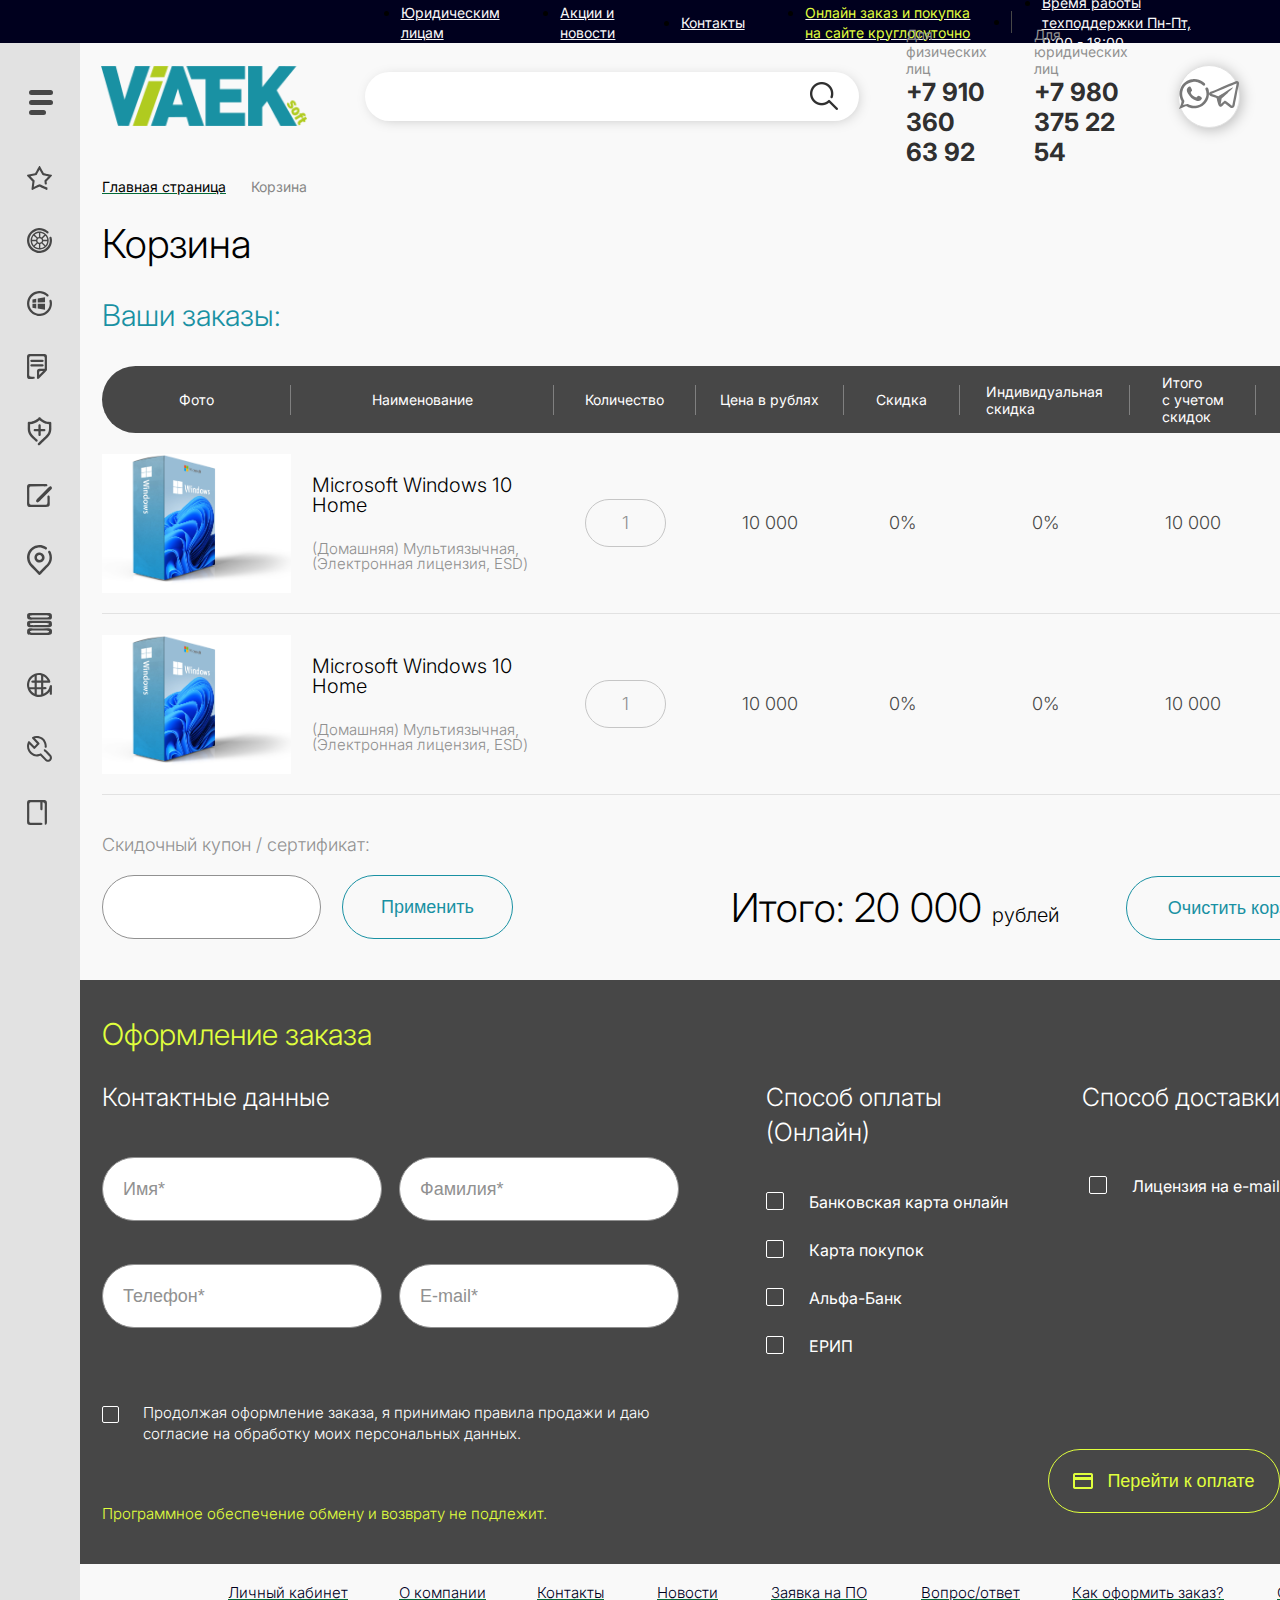
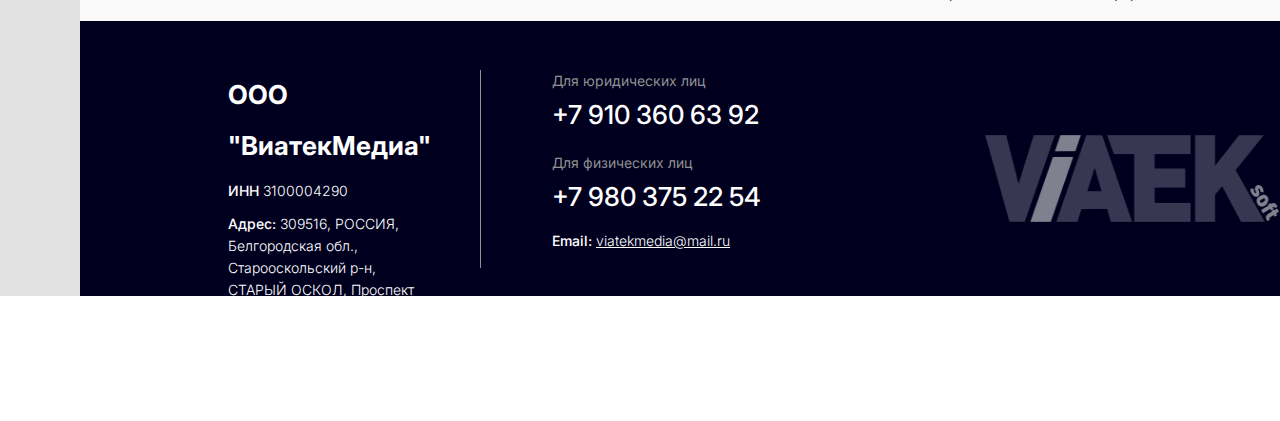
<file: shop cart.html>
<!DOCTYPE html>
<html lang="ru" xmlns="http://www.w3.org/1999/html">
<head>
    <meta charset="UTF-8">
    <title>Viatek</title>
    <meta name="viewport" content="width=device-width, initial-scale=1.0">
    <link rel="stylesheet" href="style.css">
    <link rel="stylesheet" href="https://cdn.jsdelivr.net/npm/swiper@8/swiper-bundle.min.css"/>
    <style>
        :root {
            --swiper-theme-color: #E3E2E7;
        }
        .swiper-horizontal>.swiper-pagination-bullets, .swiper-pagination-bullets.swiper-pagination-horizontal,
        .swiper-pagination-custom, .swiper-pagination-fraction  {
            left: 1025px;
        }

    </style>
</head>
<body>

<header>
    <div class="header-block">
        <nav>
            <ul id="nav-ul">
                <li><a href="#">Юридическим лицам</a></li>
                <li><a href="#">Акции и новости</a></li>
                <li><a href="#">Контакты</a></li>
                <li><a href="#">Онлайн заказ и покупка на сайте круглосуточно</a></li>
                <li><span></span></li>
                <li><a href="#">Время работы техподдержки Пн-Пт, 9:00 - 18:00</a></li>
            </ul>
        </nav>
    </div>
</header>

<main>
    <div class="container">
        <div class="container-wrapper">
            <aside id="aside">

                <div class="side-icon" id="sideIcon">
                    <!-- burger-->
                    <div id="burger-menu">
                        <span id="burger"></span>
                    </div>
                    <!---->

                    <a href="#"><svg width="25" height="24" viewBox="0 0 25 24" fill="none" xmlns="http://www.w3.org/2000/svg">
                        <path class="icon-nav" fill-rule="evenodd" clip-rule="evenodd" d="M12.38 0L12.914 0.054C13.426 1.01 13.956 1.987 14.514 2.909C14.984 3.686 15.359 4.515 15.821 5.279C16.11 5.758 16.339 6.266 16.621 6.734C16.6747 6.9187 16.7761 7.08599 16.915 7.219C17.0963 7.2788 17.2845 7.31509 17.475 7.327C17.968 7.461 18.499 7.487 19.022 7.627C19.545 7.767 20.138 7.8 20.7 7.946C21.942 8.269 23.273 8.434 24.542 8.7C24.8004 8.99407 24.9605 9.36151 25 9.751C24.88 9.85478 24.7726 9.97225 24.68 10.101C24.3594 10.4068 24.0566 10.7306 23.773 11.071C23.514 11.418 23.098 11.671 22.839 12.014C22.6424 12.2706 22.4286 12.5135 22.199 12.741L21.906 13.01C21.5977 13.3948 21.2682 13.762 20.919 14.11C20.607 14.441 20.298 14.775 19.985 15.11C19.876 15.1699 19.7828 15.2549 19.7132 15.3581C19.6437 15.4612 19.5997 15.5795 19.585 15.703C19.6597 15.9841 19.6957 16.2741 19.692 16.565L19.852 17.665C19.8309 17.8184 19.7776 17.9656 19.6957 18.097C19.6137 18.2285 19.5049 18.3411 19.3765 18.4275C19.248 18.514 19.1027 18.5724 18.9501 18.5988C18.7975 18.6253 18.6411 18.6192 18.491 18.581C17.631 18.294 17.815 17.588 17.611 16.669L17.584 16.103C17.4757 15.608 17.431 15.1013 17.451 14.595C17.6681 14.4285 17.8572 14.2283 18.011 14.002C18.195 13.757 18.462 13.581 18.651 13.329L19.1 12.9C19.4056 12.6053 19.6909 12.2902 19.954 11.957L20.594 11.337C20.794 11.075 21.07 10.892 21.261 10.637C21.3389 10.5129 21.438 10.4035 21.554 10.314C21.5388 10.3007 21.52 10.2924 21.5 10.29C21.3391 10.231 21.1709 10.1946 21 10.182C20.581 10.067 20.134 10.033 19.693 9.913C19.014 9.728 18.293 9.681 17.585 9.482C17.176 9.366 16.716 9.337 16.278 9.213C16.0347 9.13558 15.7845 9.08134 15.531 9.051C15.4492 8.85771 15.3415 8.67639 15.211 8.512C15.011 8.188 14.842 7.855 14.651 7.542C14.228 6.85 13.898 6.134 13.477 5.442C13.162 4.928 12.8 4.4 12.54 3.852H12.513C12.3353 4.29282 12.1021 4.70918 11.819 5.091C11.284 5.97 10.826 6.891 10.298 7.758C10.118 8.058 9.965 8.358 9.791 8.647C9.7405 8.81122 9.64855 8.95965 9.524 9.078L3.655 10.37C3.66152 10.3812 3.67082 10.3905 3.682 10.397L6.59 13.497C6.86692 13.7572 7.12554 14.0362 7.364 14.332C7.44124 14.3782 7.50747 14.4407 7.55807 14.5152C7.60867 14.5896 7.64243 14.6742 7.657 14.763C7.6228 14.8858 7.60497 15.0125 7.604 15.14C7.504 15.585 7.526 16.067 7.417 16.54C7.273 17.165 7.303 17.852 7.15 18.506C7.063 18.877 7.083 19.288 6.99 19.691C6.90239 20.0624 6.84883 20.4409 6.83 20.822H6.884C7.115 20.6702 7.36655 20.5524 7.631 20.472C8.025 20.296 8.418 20.091 8.831 19.906C9.631 19.55 10.414 19.138 11.231 18.775C11.6479 18.5135 12.0961 18.3055 12.565 18.156C12.814 18.3095 13.0833 18.4273 13.365 18.506C13.887 18.738 14.423 18.965 14.965 19.206C16.735 19.992 18.573 20.753 20.328 21.576L20.541 23.219C20.4511 23.319 20.3708 23.4271 20.301 23.542C20.1691 23.6686 20.0152 23.7703 19.847 23.842C19.7641 23.9104 19.6604 23.9485 19.553 23.95C19.3395 23.8692 19.134 23.7687 18.939 23.65C18.539 23.474 18.167 23.278 17.792 23.111C16.518 22.544 15.304 21.953 14.03 21.387C13.654 21.22 13.278 21.024 12.883 20.848C12.7515 20.7628 12.6074 20.699 12.456 20.659C12.3498 20.7312 12.2326 20.7859 12.109 20.821C11.751 20.981 11.394 21.164 11.015 21.333C9.77 21.889 8.546 22.521 7.28 23.084C6.875 23.264 6.436 23.464 6.026 23.677C5.81948 23.8267 5.58254 23.9291 5.332 23.977C5.2 23.877 5.015 23.854 4.878 23.762C4.7337 23.6401 4.59989 23.5063 4.478 23.362L5.439 15.524C5.22425 15.3446 5.03574 15.1358 4.879 14.904C4.748 14.729 4.562 14.604 4.425 14.419C4.158 14.062 3.731 13.806 3.464 13.449C3.26736 13.1925 3.05353 12.9496 2.824 12.722L2.531 12.453C2.18562 12.0153 1.8111 11.6013 1.41 11.214C1.067 10.855 0.747 10.478 0.4 10.128C0.214572 10.0053 0.0741542 9.8256 0 9.616C0.027629 9.53784 0.0454323 9.45655 0.053 9.374C0.120441 9.11602 0.259456 8.88236 0.454 8.7L8.164 7.219C8.24722 6.99609 8.36426 6.78731 8.511 6.6C8.754 6.2 8.943 5.776 9.178 5.388C9.878 4.238 10.436 3.001 11.126 1.859C11.405 1.397 11.626 0.908 11.9 0.459C11.9358 0.296949 12.0311 0.154217 12.167 0.059C12.21 0.027 12.337 0.028 12.38 0Z"
                              fill="#474747"/></svg>
                    </a>
                    <a href="#"><svg width="25" height="25" viewBox="0 0 25 25" fill="none" xmlns="http://www.w3.org/2000/svg">
                        <path class="icon-nav1" fill-rule="evenodd" clip-rule="evenodd" d="M11.8246 0.0300046C14.8088 -0.11384 17.7462 0.812815 20.1077 2.643C20.3147 2.795 20.5077 2.936 20.7077 3.088L20.9177 3.326C21.0984 3.41386 21.2611 3.53458 21.3977 3.682C21.5569 3.95796 21.6144 4.28105 21.5599 4.59499C21.5054 4.90893 21.3426 5.19382 21.0997 5.4C20.0467 6.08801 19.2427 4.741 18.6687 4.331C17.6776 3.62443 16.5838 3.07435 15.4256 2.7C14.9927 2.558 14.5806 2.546 14.1046 2.433C13.4552 2.28617 12.7877 2.23629 12.1236 2.285C11.8056 2.356 11.4337 2.297 11.1037 2.374C10.3501 2.50534 9.60759 2.69389 8.88265 2.938C7.60778 3.42927 6.4425 4.1675 5.45369 5.11032C4.46489 6.05313 3.67203 7.18196 3.12065 8.432C2.94684 8.89068 2.79664 9.35796 2.67065 9.832C2.20252 11.4669 2.1612 13.1946 2.55065 14.85C2.8273 15.8996 3.24085 16.9083 3.78065 17.85C4.978 19.7607 6.75533 21.238 8.85265 22.066C9.35326 22.2383 9.86471 22.3772 10.3836 22.482C11.5628 22.7633 12.7853 22.8139 13.9837 22.631C14.6956 22.5038 15.3974 22.3253 16.0837 22.097C18.3992 21.1782 20.3279 19.4903 21.5457 17.317C22.0244 16.3911 22.3679 15.4014 22.5657 14.378C22.6397 14.093 22.5867 13.85 22.6557 13.547C22.7516 12.9782 22.7717 12.3991 22.7157 11.825L22.5657 10.637C22.4288 10.2983 22.3873 9.92861 22.4457 9.568C22.4971 9.39527 22.5873 9.23654 22.7093 9.10384C22.8313 8.97114 22.9819 8.86797 23.1497 8.80214C23.3175 8.73631 23.4981 8.70956 23.6777 8.72392C23.8574 8.73828 24.0314 8.79337 24.1867 8.885C24.7147 9.212 24.6157 9.821 24.7867 10.518C25.1204 12.2475 25.0277 14.0323 24.5167 15.718C24.3212 16.4023 24.0909 17.0762 23.8267 17.737C22.4051 20.7565 19.8487 23.0926 16.7137 24.237C15.9389 24.4926 15.1464 24.6911 14.3427 24.831L13.2027 24.95C12.6026 25.0069 11.9977 24.9871 11.4026 24.891C10.8146 24.758 10.2407 24.808 9.69165 24.653C8.9141 24.4382 8.15202 24.1709 7.41065 23.853C4.532 22.6006 2.2442 20.2906 1.01965 17.4C0.79965 16.9 0.69165 16.406 0.50965 15.855C0.33565 15.326 0.26065 14.694 0.11965 14.1L0.0596501 13.09C-0.027624 12.5482 -0.0174646 11.9952 0.0896501 11.457L0.14965 10.685C0.281751 9.89137 0.472269 9.10858 0.71965 8.34301C1.31841 6.69371 2.25123 5.18579 3.45969 3.91366C4.66816 2.64153 6.12624 1.63259 7.74265 0.950005C8.62066 0.621195 9.52353 0.363041 10.4426 0.178005L11.8246 0.0300046ZM12.6646 3.474C13.0195 3.47916 13.3722 3.52889 13.7147 3.622C13.9446 3.68 14.1217 3.648 14.3447 3.711C14.8943 3.84584 15.4356 4.01279 15.9656 4.211C16.3771 4.34871 16.7781 4.51581 17.1657 4.711C18.2698 5.36927 19.228 6.246 19.9814 7.2875C20.7349 8.329 21.2679 9.51334 21.5477 10.768C21.7729 12.0195 21.732 13.3044 21.4277 14.539C21.3605 14.9109 21.2703 15.2783 21.1577 15.639C20.7142 16.7809 20.048 17.8232 19.1979 18.7051C18.3477 19.5871 17.3305 20.291 16.2057 20.776C15.6021 21.0231 14.9798 21.2218 14.3447 21.37L13.4747 21.459C13.1023 21.5549 12.7178 21.595 12.3336 21.578C11.4027 21.4764 10.4801 21.3093 9.57265 21.078C7.36266 20.2506 5.55676 18.603 4.53065 16.478C4.28794 15.8862 4.07763 15.2817 3.90065 14.667C3.52281 13.4131 3.48143 12.0819 3.78065 10.807C3.83519 10.426 3.91537 10.0492 4.02065 9.679C4.52798 8.46856 5.19344 7.33066 5.99965 6.295C6.16715 6.10431 6.35876 5.93624 6.56965 5.795C6.79965 5.623 6.99965 5.388 7.23265 5.226C8.16273 4.58902 9.18492 4.09833 10.2636 3.771C10.7147 3.634 11.2157 3.607 11.6447 3.504C11.9841 3.54806 12.3284 3.53794 12.6646 3.474ZM11.9446 9V4.958C10.7494 4.95401 9.58737 5.35121 8.64465 6.086C8.31556 6.23325 8.01964 6.4455 7.77465 6.71C8.09311 6.92268 8.36804 7.19421 8.58465 7.51L9.03465 7.926C9.33965 8.226 9.63465 8.545 9.93465 8.846C10.1266 9.12249 10.3844 9.34688 10.6847 9.499C11.0634 9.243 11.4934 9.0727 11.9446 9ZM13.3246 4.962V8.967H13.3546V9C13.8331 9.1116 14.2967 9.27944 14.7357 9.5C14.921 9.2598 15.1322 9.04081 15.3657 8.847C15.5366 8.67801 15.6786 8.486 15.8456 8.313C16.1737 8.01452 16.4842 7.69732 16.7757 7.363C17.0498 7.15126 17.2923 6.9014 17.4957 6.621C17.1287 6.4487 16.7858 6.22917 16.4757 5.968C15.5463 5.33114 14.451 4.98006 13.3246 4.958V4.962ZM5.07165 11.847H9.09365C9.20646 11.3614 9.37771 10.8914 9.60365 10.447C9.16693 10.1431 8.79053 9.76056 8.49365 9.31901C8.1754 8.98905 7.83458 8.68164 7.47365 8.399C7.26458 8.12343 7.02281 7.87428 6.75365 7.657C6.64728 7.81607 6.51553 7.95661 6.36365 8.073C6.25865 8.215 6.15265 8.373 6.06365 8.518C5.45323 9.52435 5.11164 10.6707 5.07165 11.847ZM16.1717 11.847H20.1997C20.2477 9.88801 19.2507 8.858 18.5187 7.661H18.4887V7.69C17.7177 8.29732 17.0224 8.99498 16.4177 9.768C16.081 9.95239 15.8167 10.2453 15.6677 10.599C15.8313 10.7627 15.9606 10.9574 16.048 11.1717C16.1354 11.386 16.1791 11.6156 16.1767 11.847H16.1717ZM12.2997 10.3C12.1177 10.431 11.7636 10.4 11.5796 10.508C11.0394 10.8428 10.6355 11.3584 10.4396 11.963C10.3382 12.4797 10.4096 13.0155 10.6427 13.4877C10.8758 13.9599 11.2577 14.3423 11.7296 14.576C12.0343 14.7639 12.3957 14.8376 12.7497 14.784C13.1675 14.7252 13.5652 14.5675 13.9097 14.324C14.2543 14.0805 14.5357 13.7582 14.7306 13.384C15.4806 11.678 13.9517 10.289 12.2997 10.3ZM5.06665 13.21C5.01865 15.166 6.01665 16.199 6.74765 17.396H6.80765C7.01314 17.1627 7.24464 16.9537 7.49765 16.773L8.87865 15.259C9.2043 15.0841 9.45887 14.8012 9.59865 14.459C9.27017 14.1273 9.08675 13.6788 9.08865 13.212H5.07165L5.06665 13.21ZM16.1667 13.21C16.155 13.5896 16.041 13.9589 15.8366 14.279C15.7548 14.3511 15.6928 14.4431 15.6566 14.546C15.7012 14.6126 15.7413 14.6821 15.7767 14.754C15.9351 14.9267 16.1168 15.0765 16.3167 15.199C16.5526 15.4213 16.7732 15.6596 16.9767 15.912L17.6367 16.536C17.8725 16.873 18.1672 17.1647 18.5067 17.397C18.6123 17.2374 18.7442 17.0967 18.8967 16.981C19.0016 16.842 19.1077 16.681 19.1967 16.536C19.8081 15.5317 20.1492 14.3862 20.1867 13.211H16.1767L16.1667 13.21ZM11.9446 20.1V16.063C11.5732 16.0412 11.2128 15.9289 10.8947 15.736C10.8198 15.6564 10.7273 15.5954 10.6247 15.558C9.92465 16.229 9.24465 16.923 8.55365 17.607C8.25325 17.8311 7.99002 18.101 7.77365 18.407C7.89857 18.4998 8.00968 18.6099 8.10365 18.734C8.24965 18.843 8.40365 18.967 8.55365 19.061C9.57564 19.6936 10.7437 20.0515 11.9446 20.1ZM13.3246 16.062V20.1C14.6985 20.0366 16.0238 19.5721 17.1367 18.764L17.4967 18.378V18.32C17.2126 18.0993 16.9513 17.8507 16.7167 17.578L15.4267 16.331C15.2346 15.999 14.9398 15.7386 14.5866 15.589C14.1916 15.8082 13.7663 15.968 13.3246 16.063V16.062Z"
                              fill="#474747"/>
                    </svg>
                    </a>
                    <a href="#"><svg width="25" height="25" viewBox="0 0 25 25" fill="none" xmlns="http://www.w3.org/2000/svg">
                        <path class="icon-nav2" fill-rule="evenodd" clip-rule="evenodd" d="M11.9483 0.0250033C14.9276 -0.135642 17.8608 0.813463 20.1813 2.689C20.7103 3.125 21.8053 3.57 21.5613 4.656C21.5384 4.81033 21.4842 4.95836 21.4022 5.09109C21.3202 5.22382 21.212 5.33845 21.0843 5.428C20.0263 6.106 19.1983 4.728 18.6243 4.307C17.127 3.25644 15.3946 2.58958 13.5793 2.365L12.1733 2.29C11.1184 2.38475 10.0758 2.58576 9.06129 2.89C7.31609 3.51604 5.77579 4.60827 4.60765 6.04809C3.4395 7.4879 2.68819 9.22025 2.43529 11.057C2.22723 12.3146 2.26972 13.6009 2.56029 14.842C2.80853 15.8735 3.20606 16.8633 3.74029 17.78C5.11322 20.0721 7.33025 21.7344 9.91529 22.41C10.9513 22.7439 12.0464 22.8543 13.1283 22.734C14.038 22.6566 14.9377 22.4891 15.8143 22.234C18.1818 21.3857 20.1731 19.7277 21.4363 17.553C22.0155 16.4891 22.4143 15.3364 22.6163 14.142L22.7413 12.723C22.9163 11.665 22.2203 10.36 22.4653 9.536C22.5232 9.36632 22.6188 9.21195 22.7448 9.08442C22.8709 8.9569 23.0241 8.85954 23.1931 8.79961C23.3621 8.73969 23.5425 8.71877 23.7207 8.7384C23.8989 8.75804 24.0704 8.81773 24.2223 8.913C24.6162 9.36756 24.8225 9.95494 24.7993 10.556C25.1053 12.3224 25.0026 14.1354 24.4993 15.856C23.9422 17.9124 22.8641 19.7903 21.3691 21.3082C19.8742 22.8261 18.0129 23.9327 15.9653 24.521C15.0137 24.7416 14.0491 24.9015 13.0773 25L12.0003 24.975L10.6703 24.875C9.52362 24.6578 8.40425 24.3154 7.33228 23.854C5.09413 22.8287 3.20877 21.1649 1.91292 19.0717C0.617068 16.9785 -0.0315105 14.5492 0.0486132 12.0886C0.128737 9.62807 0.933991 7.24603 2.36327 5.24157C3.79256 3.23711 5.78216 1.69957 8.08228 0.822003C8.86544 0.537176 9.67178 0.320701 10.4923 0.175003L11.9483 0.0250033ZM18.0223 6.275V11.355L10.7223 11.504V7.62L18.0223 6.275ZM5.44729 11.629V8.591L9.26229 7.744L9.23729 11.529L5.44729 11.629ZM18.0223 12.849V18.749L10.7223 17.579V12.874L18.0223 12.849ZM5.44729 12.874H9.26229V17.48L5.44729 16.733V12.873V12.874Z"
                              fill="#474747"/>
                    </svg>
                    </a>
                    <a href="#"><svg width="20" height="25" viewBox="0 0 20 25" fill="none" xmlns="http://www.w3.org/2000/svg">
                        <path class="icon-nav3" fill-rule="evenodd" clip-rule="evenodd" d="M17.7386 14.7274V6.27421C17.7386 5.05969 17.8986 3.46776 17.3618 2.77824C16.8466 2.12018 15.133 2.29921 13.993 2.29921H5.68022C4.51062 2.29921 3.03222 2.16776 2.54742 2.87421C2.00022 3.6605 2.24022 6.2355 2.24022 7.56695V17.3855C2.24022 18.667 2.02022 20.8532 2.40502 21.8153C2.83302 22.8839 4.56982 22.654 6.03302 22.6532C6.46132 22.5956 6.89686 22.6707 7.28182 22.8686C7.4316 22.9982 7.54697 23.1635 7.61749 23.3493C7.68801 23.5352 7.71147 23.7359 7.68574 23.9332C7.66002 24.1305 7.58591 24.3183 7.47013 24.4795C7.35435 24.6407 7.20055 24.7702 7.02262 24.8565C6.20604 25.0026 5.37258 25.0267 4.54902 24.9282C2.87942 24.9282 1.27622 25.0815 0.544219 24.1379C-0.159781 23.2379 0.0234188 21.371 0.0234188 19.7581V3.85566C0.0234188 2.67743 -0.0293812 1.5976 0.447419 0.933886C1.28982 -0.241921 3.14182 0.0475953 5.08822 0.0475953L15.241 0.0234017C17.3666 0.0234017 18.8946 -0.213695 19.693 1.19679C20.1226 1.95566 19.9522 3.53953 19.9522 4.69276V15.2774C19.9973 15.6208 19.9813 15.9695 19.905 16.3073C19.4639 16.8894 18.9591 17.4196 18.4002 17.8879L14.8434 21.5274L12.2034 24.2331C12.077 24.468 11.884 24.6596 11.649 24.7833C11.414 24.907 11.1477 24.9572 10.8842 24.9274C10.6984 24.8876 10.5247 24.8039 10.3773 24.6832C10.2299 24.5625 10.113 24.4082 10.0362 24.2331C9.93311 23.6473 9.9172 23.0494 9.98902 22.4589V18.4629C9.92902 17.7682 9.95266 17.0688 10.0594 16.3799C10.1547 16.052 10.3202 15.7491 10.5441 15.4926C10.768 15.2361 11.0449 15.0322 11.3554 14.8952C12.0948 14.7132 12.8591 14.6565 13.617 14.7274H17.7394H17.7386ZM4.26422 5.69921H13.7842C15.0322 5.69921 16.893 5.4734 16.6586 6.92018C16.4634 8.12502 15.3146 7.95001 13.9498 7.95001H6.83142C5.89887 8.02901 4.9608 8.01307 4.03142 7.90243C3.87212 7.82747 3.73111 7.71814 3.61835 7.58218C3.50559 7.44621 3.42385 7.28693 3.3789 7.11561C3.33395 6.94428 3.32689 6.76509 3.35822 6.59071C3.38955 6.41633 3.45851 6.25102 3.56022 6.10647C3.75722 5.91325 3.99934 5.77319 4.26422 5.69921ZM4.26422 10.225H13.7842C15.033 10.225 16.893 9.9984 16.6586 11.446C16.4626 12.6557 15.2986 12.4758 13.9258 12.4758H6.80822C5.86666 12.574 4.91649 12.5499 3.98102 12.404C3.82882 12.3242 3.69537 12.2124 3.58967 12.0762C3.48397 11.9399 3.40849 11.7824 3.3683 11.6143C3.32812 11.4461 3.32417 11.2712 3.35672 11.1014C3.38928 10.9316 3.45758 10.7708 3.55702 10.6299C3.75519 10.4371 3.99844 10.2978 4.26422 10.225ZM13.9442 16.9992C13.5237 17.0601 13.1125 17.1742 12.7202 17.3387C11.9882 17.8887 12.1906 19.7468 12.2018 21.0266L16.1362 17.0032H13.9458L13.9442 16.9992Z"
                              fill="#474747"/>
                    </svg>
                    </a>
                    <a href="#"><svg width="25" height="29" viewBox="0 0 25 29" fill="none" xmlns="http://www.w3.org/2000/svg">
                        <path class="icon-nav4" fill-rule="evenodd" clip-rule="evenodd" d="M22.8004 4.85004C22.8001 4.87713 22.8089 4.90355 22.8254 4.92504C23.0233 4.83875 23.2463 4.82983 23.4504 4.90004C23.6535 4.9478 23.8398 5.04976 23.9895 5.19504C24.1392 5.34033 24.2466 5.5235 24.3004 5.72504C24.3462 5.97239 24.3546 6.2252 24.3254 6.47504V8.22504C24.3364 9.07104 24.3504 10.014 24.3504 10.9C24.3816 11.3249 24.3732 11.7517 24.3254 12.175V12.65L24.2254 13.6C24.1114 14.073 24.0734 14.569 23.9254 15.025C23.649 15.9749 23.2631 16.8893 22.7754 17.75C22.138 18.8549 21.3181 19.8439 20.3504 20.675L20.1004 20.95C19.8583 21.2007 19.5993 21.4346 19.3254 21.65L19.0004 22C18.7737 22.2328 18.5315 22.45 18.2754 22.65L17.8004 23.15C17.5266 23.3656 17.2676 23.5994 17.0254 23.85L16.7504 24.15C16.3264 24.4897 15.9256 24.8571 15.5504 25.25C15.0985 25.7404 14.6141 26.1998 14.1004 26.625C13.9094 26.769 13.7724 26.976 13.5754 27.125C13.2544 27.368 13.0244 27.76 12.7004 28C12.5278 28.1303 12.3261 28.2166 12.1126 28.2514C11.8992 28.2863 11.6805 28.2687 11.4754 28.2C11.3164 28.1301 11.1742 28.0269 11.0584 27.8976C10.9425 27.7682 10.8556 27.6155 10.8035 27.4498C10.7514 27.2841 10.7354 27.1092 10.7564 26.9367C10.7774 26.7643 10.8351 26.5984 10.9254 26.45C11.2114 26.1031 11.5389 25.7924 11.9004 25.525L12.3754 25.025C12.6494 24.8096 12.9083 24.5757 13.1504 24.325L13.4004 24.05C13.5688 23.911 13.7275 23.7607 13.8754 23.6C13.8964 23.579 13.9574 23.571 13.9754 23.55C13.9934 23.529 13.9754 23.474 14.0004 23.45C14.2077 23.2309 14.4335 23.0302 14.6754 22.85C14.8664 22.706 15.0034 22.499 15.2004 22.35L15.6254 21.9C15.9968 21.5201 16.389 21.1612 16.8004 20.825L17.2754 20.325C17.5493 20.1095 17.8083 19.8757 18.0504 19.625L18.3254 19.325C19.736 18.2206 20.8168 16.7507 21.4504 15.075C22.2504 13.114 21.9944 9.93704 22.0004 7.22504C21.05 7.2394 20.1038 7.09578 19.2004 6.80004C18.7784 6.66204 18.4004 6.61304 18.0004 6.45004C16.8539 5.98847 15.7498 5.42803 14.7004 4.77504C14.1584 4.43204 13.6734 4.07004 13.1754 3.70004C12.9433 3.56551 12.7326 3.39698 12.5504 3.20004H12.5254V3.22504C12.3678 3.34065 12.2176 3.46589 12.0754 3.60004C11.7174 3.86604 11.3624 4.14504 11.0004 4.40004C9.88772 5.15047 8.69754 5.77908 7.45043 6.27504C6.07849 6.87925 4.59935 7.20229 3.10043 7.22504V10.95C3.04513 12.0065 3.12919 13.0656 3.35043 14.1C3.8586 16.1372 5.02796 17.9484 6.67543 19.25L7.10043 19.7C7.47179 20.08 7.86407 20.4388 8.27543 20.775L8.60043 21.125C8.82719 21.3578 9.0694 21.5749 9.32543 21.775L9.80043 22.275C10.1111 22.4855 10.3749 22.7579 10.5754 23.075C10.6789 23.3144 10.7056 23.58 10.6519 23.8352C10.5982 24.0904 10.4667 24.3227 10.2754 24.5C10.0739 24.6441 9.83657 24.7297 9.58952 24.7473C9.34246 24.765 9.09534 24.714 8.87543 24.6C8.57543 24.41 8.38043 24.062 8.10043 23.85C7.51143 23.4 7.06543 22.8 6.47543 22.35L6.00043 21.85C5.71769 21.6267 5.45041 21.3845 5.20043 21.125L4.92543 20.825C4.43524 20.4526 3.99791 20.0152 3.62543 19.525C3.26943 19.053 2.84943 18.613 2.52543 18.1C1.79375 16.8666 1.26216 15.5249 0.950427 14.125C0.731018 12.7617 0.663939 11.3782 0.750427 10C0.750427 9.02104 0.772427 7.98904 0.775427 7.05004C0.702425 6.55942 0.719368 6.0596 0.825427 5.57504C0.924221 5.37979 1.06926 5.21165 1.24792 5.08529C1.42657 4.95892 1.63341 4.87816 1.85043 4.85004C1.96924 4.84369 2.08814 4.86068 2.20043 4.90004C2.31443 4.86825 2.43208 4.85144 2.55043 4.85004C2.89002 4.90333 3.23584 4.90333 3.57543 4.85004C3.80843 4.79704 4.07543 4.81304 4.32543 4.75004C5.082 4.58811 5.82566 4.37086 6.55043 4.10004C7.96226 3.48408 9.29648 2.70368 10.5254 1.77504C10.7544 1.60704 10.9504 1.36904 11.1754 1.20004C11.2275 1.17947 11.2777 1.15437 11.3254 1.12504L11.4754 0.725041C11.5968 0.571079 11.7478 0.443062 11.9196 0.348584C12.0914 0.254106 12.2804 0.195091 12.4754 0.175041C12.6944 0.162192 12.913 0.206063 13.1101 0.302412C13.3072 0.398761 13.4761 0.544329 13.6004 0.725041C13.6714 0.839041 13.6504 0.975041 13.7254 1.10004C13.835 1.19282 13.9521 1.27644 14.0754 1.35004C14.4384 1.62204 14.7754 1.96104 15.1504 2.22504C16.4361 3.15219 17.8513 3.88505 19.3504 4.40004C20.0254 4.62404 20.7384 4.68104 21.5004 4.85004C21.9326 4.89392 22.3682 4.89392 22.8004 4.85004ZM13.7254 11.925H16.4004C16.9798 11.8079 17.5819 11.9248 18.0754 12.25C18.2037 12.3605 18.3044 12.4994 18.3695 12.6556C18.4346 12.8119 18.4623 12.9812 18.4504 13.15C18.427 13.3819 18.3399 13.6027 18.1987 13.788C18.0575 13.9733 17.8677 14.1159 17.6504 14.2C17.2299 14.2764 16.8007 14.2933 16.3754 14.25H13.7254C13.7334 15.158 13.7418 16.0664 13.7504 16.975C13.7953 17.4096 13.77 17.8485 13.6754 18.275C13.5926 18.4579 13.4681 18.6188 13.3118 18.7447C13.1554 18.8706 12.9717 18.9581 12.7754 19C12.6066 19.0299 12.4332 19.0206 12.2685 18.973C12.1038 18.9253 11.9522 18.8405 11.8254 18.725C11.3354 18.366 11.4004 17.774 11.4004 16.95V14.25H8.75043C8.44877 14.3142 8.13696 14.314 7.83539 14.2494C7.53383 14.1848 7.2493 14.0572 7.00043 13.875C6.86637 13.7593 6.76392 13.6114 6.7027 13.4453C6.64148 13.2791 6.62349 13.1001 6.65043 12.925C6.68279 12.7418 6.75572 12.5682 6.86386 12.4168C6.97199 12.2654 7.11262 12.1401 7.27543 12.05C7.72091 11.9175 8.18834 11.875 8.65043 11.925H11.4004V9.30004C11.4004 8.38104 11.3284 7.84404 11.8754 7.45004C11.994 7.34668 12.1338 7.27069 12.2851 7.22749C12.4363 7.18428 12.5952 7.17491 12.7504 7.20004C12.9485 7.23767 13.1342 7.3235 13.2911 7.44994C13.4481 7.57639 13.5715 7.73957 13.6504 7.92504C13.7446 8.3516 13.7699 8.79048 13.7254 9.22504V11.925Z"
                              fill="#474747"/>
                    </svg>
                    </a>
                    <a href="#"><svg width="25" height="23" viewBox="0 0 25 23" fill="none" xmlns="http://www.w3.org/2000/svg">
                        <path class="icon-nav5" fill-rule="evenodd" clip-rule="evenodd" d="M17.0073 0.0660144C17.8653 0.0510144 19.3253 -0.119986 19.9003 0.232014C20.0455 0.339046 20.1657 0.47635 20.2526 0.634424C20.3395 0.792497 20.391 0.967565 20.4035 1.14751C20.4161 1.32745 20.3894 1.50798 20.3253 1.67658C20.2612 1.84519 20.1612 1.99786 20.0323 2.12401C19.4113 2.59801 16.6673 2.35701 15.5583 2.35601L3.55328 2.42301C2.02228 2.77001 2.30028 4.68601 2.30028 6.53801V15.267C2.17734 16.6816 2.19946 18.105 2.36628 19.515C2.70928 20.951 4.60628 20.677 6.34628 20.677H15.4583C16.7753 20.677 18.6353 20.907 19.6363 20.477C20.8483 19.957 20.4263 15.655 20.4253 13.806C20.4359 13.2973 20.4469 12.7883 20.4583 12.279C20.5457 12.0648 20.6942 11.881 20.8852 11.7505C21.0763 11.62 21.3015 11.5485 21.5329 11.545C21.7642 11.5415 21.9915 11.6061 22.1864 11.7307C22.3814 11.8553 22.5354 12.0345 22.6293 12.246C22.7842 13.5584 22.808 14.8829 22.7003 16.2C22.7003 18.084 23.0563 21 22.2073 22.108C21.4833 23.05 20.1073 22.971 18.4243 22.971H4.01328C2.77928 22.971 1.61328 23.031 0.92128 22.506C-0.24572 21.622 0.0662798 19.206 0.0662798 17.163L0.0332798 5.11101C0.0332798 2.81101 -0.16672 0.905014 1.44728 0.232014C2.33728 -0.137986 4.06628 0.100014 5.20028 0.100014H13.5883L17.0073 0.0660144ZM23.2243 2.29001C23.5336 2.26994 23.8422 2.33864 24.1138 2.48804C24.3854 2.63743 24.6087 2.86131 24.7573 3.13331C24.906 3.40531 24.9739 3.71412 24.953 4.02338C24.932 4.33265 24.8232 4.62951 24.6393 4.87901L13.8823 15.8C13.1243 16.565 11.2173 19.26 9.67128 18.09C7.72828 16.619 10.8633 14.463 11.5463 13.609L18.9803 6.10901C20.2433 4.83301 21.5173 3.06101 23.2243 2.29001Z"
                              fill="#474747"/>
                    </svg>
                    </a>
                    <a href="#"><svg width="25" height="30" viewBox="0 0 25 30" fill="none" xmlns="http://www.w3.org/2000/svg">
                        <path class="icon-nav6" fill-rule="evenodd" clip-rule="evenodd" d="M12.2197 0.0309696C14.4914 -0.0468364 16.7373 0.532689 18.6877 1.69997C19.3257 2.08497 20.4097 2.58797 19.9007 3.77397C19.749 4.07635 19.4872 4.30906 19.1691 4.42421C18.851 4.53936 18.5008 4.52818 18.1907 4.39297C18.0425 4.28598 17.9082 4.16103 17.7907 4.02097C16.9496 3.48535 16.0223 3.09901 15.0497 2.87897C12.3807 2.23113 9.56376 2.66539 7.21374 4.08697C5.98863 4.86357 4.94857 5.89919 4.16674 7.12097C3.61528 7.96423 3.18602 8.88133 2.89174 9.84497C2.32601 12.1385 2.53378 14.5547 3.48274 16.718C3.85335 17.5429 4.33443 18.3137 4.91274 19.009L6.71274 20.743L10.4127 24.737L12.4647 26.873L12.8377 26.532L15.3877 23.839L18.3417 20.712C18.8847 20.04 19.6707 19.558 20.2417 18.912C20.9598 18.0539 21.5274 17.0805 21.9207 16.033C22.6175 14.0622 22.715 11.9291 22.2007 9.90297C22.0126 9.24946 21.7842 8.60824 21.5167 7.98297C21.3713 7.80295 21.2463 7.60743 21.1437 7.39997C21.0681 7.15385 21.0684 6.89067 21.1444 6.6447C21.2205 6.39872 21.3689 6.18135 21.5703 6.0209C21.7716 5.86044 22.0166 5.76433 22.2734 5.74508C22.5301 5.72583 22.7867 5.78433 23.0097 5.91297C23.4701 6.37275 23.7932 6.95175 23.9427 7.58497C24.9519 9.96901 25.2121 12.6036 24.6887 15.139C23.4297 20.092 20.2477 21.875 17.5367 25.232L16.2307 26.532C15.7197 27.165 13.3677 29.844 12.6547 29.969C12.3711 29.9732 12.0916 29.9012 11.8453 29.7604C11.5991 29.6197 11.3951 29.4154 11.2547 29.169L8.27074 26.037C5.66574 23.262 2.39974 20.805 0.870736 17C0.486732 15.8759 0.226198 14.7134 0.093736 13.533C-0.0729867 12.2702 0.00064075 10.9873 0.310736 9.75197C0.761663 7.74081 1.70519 5.87319 3.05654 4.31693C4.40788 2.76066 6.1247 1.56452 8.05274 0.83597C8.91311 0.530859 9.79894 0.302959 10.6997 0.15497L12.2197 0.0309696ZM11.9707 7.52297C15.8997 7.46997 18.8377 10.905 17.0387 14.737C16.6385 15.5328 16.0383 16.211 15.2968 16.7049C14.5554 17.1987 13.6984 17.4913 12.8097 17.554C9.56574 18.054 6.63074 14.354 7.64774 11.083C7.8719 10.3483 8.25978 9.67403 8.78219 9.11092C9.30459 8.54781 9.94791 8.11053 10.6637 7.83197L11.9707 7.52297ZM12.2507 10.031C11.2157 10.445 10.5507 10.602 10.1367 11.61C9.94055 12.1141 9.91382 12.6685 10.0606 13.1891C10.2074 13.7098 10.5197 14.1686 10.9503 14.4961C11.3809 14.8236 11.9064 15.002 12.4474 15.0043C12.9884 15.0066 13.5154 14.8328 13.9488 14.5091C14.3823 14.1853 14.6985 13.7293 14.8498 13.2099C15.0011 12.6905 14.9791 12.1359 14.7873 11.6301C14.5955 11.1243 14.2442 10.6946 13.7866 10.4061C13.329 10.1176 12.7898 9.98592 12.2507 10.031Z"
                              fill="#474747"/>
                    </svg>
                    </a>
                    <a href="#"><svg width="25" height="22" viewBox="0 0 25 22" fill="none" xmlns="http://www.w3.org/2000/svg">
                        <path class="icon-nav7" fill-rule="evenodd" clip-rule="evenodd" d="M1.32103 0L1.59203 0.0267143L1.32103 0ZM23.408 0L23.679 0.0267143L23.408 0ZM10.095 0.0267143H19.546C21.178 0.0267143 22.914 -0.0832857 23.846 0.458071C24.908 1.07329 24.93 2.068 24.93 3.5585C25.0087 4.18743 24.917 4.82232 24.661 5.42143C23.772 6.81607 21.888 6.60786 19.309 6.60786H6.91103C5.15803 6.60786 2.61103 6.88364 1.42303 6.31164C0.150033 5.69329 0.100033 4.67971 0.100033 3.0195C0.0383546 2.45751 0.106104 1.89139 0.300033 1.34829C0.473437 1.03729 0.734611 0.761353 1.06379 0.541375C1.39296 0.321396 1.78151 0.163136 2.20003 0.0785714L10.095 0.0267143ZM2.84603 2.23771L2.87903 2.56143L2.84603 2.23771ZM5.18303 2.23771C4.50703 2.43571 3.90003 2.30764 3.42103 2.61486C2.27203 3.35657 3.48003 4.23343 4.53903 4.3945L17.514 4.42121C19.406 4.42121 21.759 4.67893 22.053 3.39979C22.334 2.178 19.66 2.24007 18.225 2.24086H5.18303V2.23771ZM2.84603 4.15171L2.87903 4.42121L2.84603 4.15171ZM1.38903 6.6055H1.52403V6.63221L1.38903 6.6055ZM23.476 6.6055H23.612V6.63221L23.476 6.6055ZM1.25303 7.6835L1.69303 7.71021L1.25303 7.6835ZM23.34 7.6835L23.78 7.71021L23.34 7.6835ZM2.50703 7.711H17.751C19.856 7.711 22.741 7.44936 23.951 8.19657C24.951 8.81336 24.933 9.85757 24.933 11.297C24.9808 11.7837 24.9472 12.2731 24.833 12.7529C24.172 14.4273 22.018 14.2898 19.244 14.2898H6.84303C4.72703 14.2898 2.19903 14.4956 1.01603 13.7508C0.634638 13.4816 0.352731 13.1366 0.200033 12.7521C-0.0590446 11.5366 -0.0360067 10.2943 0.268033 9.08521C0.713033 8.22957 1.43203 8.08421 2.50703 7.711ZM5.38603 9.8945C4.71203 10.1027 3.99203 9.95028 3.48603 10.2449C2.36503 10.9018 3.36903 11.8651 4.40103 12.0521C5.84046 12.1836 7.29301 12.2018 8.73703 12.1063H17.511C19.443 12.1063 21.678 12.342 22.05 11.0849C22.404 9.88821 19.628 9.89843 18.29 9.89843H5.38603V9.8945ZM2.84503 9.92121L2.87903 10.2449L2.84503 9.92121ZM2.84503 12.1047L3.31903 12.078H2.87903L2.84503 11.8085V12.1047ZM1.38903 15.3411H1.52403V15.3678L1.38903 15.3411ZM20.123 15.3678C22.087 15.3474 23.578 15.3552 24.391 16.2321C24.6318 16.5 24.8043 16.802 24.899 17.1215C25.0417 18.1884 25.0303 19.2646 24.865 20.3296C24.7246 20.7052 24.4688 21.0479 24.12 21.3274C23.009 22.2082 20.253 21.9474 18.056 21.9474L5.96203 21.9741C2.98603 21.9741 0.871033 22.1988 0.169033 20.3296C0.0734445 19.8658 0.0502732 19.3945 0.100033 18.9263C0.100033 17.3659 0.134033 16.3578 1.28603 15.7449C2.23403 15.2405 4.18603 15.3945 5.75803 15.3945H15.958L20.123 15.3678ZM2.84603 17.5788L2.88003 17.9025L2.84603 17.5788ZM5.21703 17.5788C4.51703 17.7854 3.86503 17.6409 3.38803 17.9834C2.35303 18.7259 3.48803 19.5792 4.50603 19.7356L17.48 19.7623C19.388 19.7623 21.709 20.0239 22.053 18.7644C22.388 17.5387 19.665 17.578 18.259 17.578H5.21703V17.5788ZM2.84603 19.4928L2.88003 19.7623L2.84603 19.4928ZM1.38903 21.9458L1.55803 21.9725L1.38903 21.9458ZM23.476 21.9458L23.645 21.9725L23.476 21.9458Z"
                              fill="#474747"/>
                    </svg>
                    </a>
                    <a href="#"><svg width="25" height="24" viewBox="0 0 25 24" fill="none" xmlns="http://www.w3.org/2000/svg">
                        <path class="icon-nav8" fill-rule="evenodd" clip-rule="evenodd" d="M16.255 9.79302C16.265 11.2437 16.275 12.6947 16.285 14.146C17.643 14.116 19.328 13.82 19.572 15.023C19.898 16.63 17.585 16.351 16.255 16.323V20.823L17.401 20.249C19.4812 19.1164 21.1323 17.3325 22.101 15.171C22.49 14.26 22.586 11.648 24.031 11.937C24.2178 11.9768 24.3922 12.0612 24.5392 12.1831C24.6862 12.305 24.8014 12.4608 24.875 12.637C24.9929 13.3056 25.0131 13.9877 24.935 14.662C24.925 16.2034 24.915 17.745 24.905 19.287C24.79 20.013 25.07 20.932 24.724 21.403C24.6045 21.5412 24.4541 21.6493 24.285 21.7186C24.1159 21.7878 23.9329 21.8162 23.7508 21.8015C23.5686 21.7868 23.3925 21.7294 23.2367 21.6339C23.0809 21.5384 22.9498 21.4076 22.854 21.252C22.6921 20.3138 22.6618 19.3576 22.764 18.411L22.704 18.441C22.1847 19.3136 21.4855 20.0656 20.653 20.647C17.81 22.916 13.436 25.015 8.44003 23.458C3.89303 22.038 1.01103 18.635 0.121031 13.511C-0.062914 12.3487 -0.0527764 11.164 0.151031 10.005C0.486123 7.90757 1.37979 5.93904 2.73819 4.30615C4.09659 2.67325 5.8696 1.43625 7.87103 0.72502C10.2112 -0.088929 12.7397 -0.193298 15.139 0.42502C18.1399 1.29417 20.6828 3.30064 22.226 6.01702C22.603 6.64502 23.706 8.49802 23.191 9.34202C22.775 10.024 22.012 9.76502 21.05 9.76502L16.255 9.79302ZM14.083 7.61702V3.74802C14.1544 3.29525 14.134 2.83275 14.023 2.38802C12.6184 2.02778 11.1456 2.02778 9.74103 2.38802L9.77103 7.61702H14.083ZM7.60003 14.146V9.79302C6.28803 9.82202 4.04203 10.107 4.31303 8.58402C4.53403 7.34302 6.15403 7.58402 7.60003 7.61702V3.17402C6.72731 3.51856 5.94377 4.05596 5.30803 4.74602C4.02198 5.9063 3.07181 7.39124 2.55717 9.04512C2.04253 10.699 1.98238 12.4609 2.38303 14.146H7.60003ZM16.255 7.61702L20.628 7.58702V7.55702C19.7023 5.64755 18.1624 4.10411 16.255 3.17402V7.61702ZM9.77103 9.79302V14.146H14.083V9.79302H9.77103ZM7.60003 16.322L3.16703 16.352C4.10399 18.2816 5.66641 19.8374 7.60003 20.766V16.322ZM9.77103 16.322V21.551C11.2061 21.8323 12.683 21.8221 14.114 21.521C14.104 19.7877 14.094 18.0544 14.084 16.321H9.77103V16.322Z"
                              fill="#474747"/>
                    </svg>
                    </a>
                    <a href="#"><svg width="25" height="27" viewBox="0 0 25 27" fill="none" xmlns="http://www.w3.org/2000/svg">
                        <path class="icon-nav9" fill-rule="evenodd" clip-rule="evenodd" d="M9.28738 1.00003C11.3948 0.855995 13.4911 1.40864 15.2509 2.57223C17.0107 3.73581 18.3357 5.44528 19.0204 7.4354C19.3094 8.19924 20.3684 11.8621 19.3544 12.6289C19.2117 12.7234 19.0498 12.785 18.8802 12.8093C18.7107 12.8337 18.5379 12.8202 18.3742 12.7697C18.2106 12.7193 18.0603 12.6332 17.9342 12.5177C17.8082 12.4022 17.7095 12.2603 17.6454 12.1021V10.2617C17.5145 9.38335 17.2774 8.52397 16.9394 7.7023C16.2082 6.02781 14.9011 4.6681 13.2531 3.86777C11.6051 3.06743 9.72443 2.879 7.94938 3.33636L11.2554 6.83688C11.7717 7.226 12.1912 7.72828 12.4814 8.3048C12.5019 8.61205 12.4365 8.91895 12.2922 9.19132C12.148 9.46368 11.9306 9.69082 11.6644 9.84742L8.61838 13.0054C8.28838 13.3489 7.92038 14.1138 7.13238 13.9465C6.49626 13.6437 5.9658 13.158 5.60938 12.5522L2.34038 9.16624L2.26638 9.20408C2.03708 10.4726 2.02457 11.7705 2.22938 13.0432C3.01038 16.1932 6.31438 20.0373 10.6614 19.2903C11.438 19.1821 12.1988 18.9815 12.9274 18.6928L13.8934 18.2038L19.9114 24.451C20.3443 24.6946 20.8519 24.7717 21.3381 24.6676C21.8242 24.5636 22.2552 24.2856 22.5494 23.8863C22.7327 23.5098 22.8248 23.0958 22.8184 22.6774C22.812 22.2591 22.7072 21.848 22.5124 21.4773V21.3986C22.1534 21.062 21.7774 20.8011 21.4354 20.4575L18.2004 17.1074C17.7254 16.6264 16.2164 15.5956 16.9744 14.548C17.9194 13.2424 19.4264 15.3387 19.9464 15.8655L22.1004 18.1242C23.4004 19.4417 25.6874 21.0779 24.7374 24.0327C24.5729 24.5621 24.2997 25.0517 23.9351 25.4704C23.5705 25.889 23.1226 26.2277 22.6196 26.4648C22.1166 26.7019 21.5697 26.8323 21.0134 26.8477C20.4572 26.8631 19.9038 26.7632 19.3884 26.5543C18.5892 26.147 17.901 25.5532 17.3824 24.8235L13.4104 20.7961C12.6634 20.9953 11.9194 21.2413 11.0704 21.3936C6.27038 22.28 2.52138 18.6271 1.11538 15.8237C0.0993819 13.7469 -0.213579 11.3982 0.223378 9.12939C0.467817 8.11278 0.829206 7.12765 1.30038 6.19354C1.68605 6.1685 2.07335 6.19395 2.45238 6.26923L7.31838 11.3124L8.24738 10.4091L9.99338 8.56871L9.84438 8.41435L6.12938 4.4627C5.7064 4.14836 5.35248 3.75116 5.08938 3.29553V2.27973C5.77938 2.01085 6.49538 1.58262 7.28138 1.33863L9.28738 1.00003Z"
                              fill="#474747"/>
                    </svg>
                    </a>
                    <a href="#"><svg width="20" height="25" viewBox="0 0 20 25" fill="none" xmlns="http://www.w3.org/2000/svg">
                        <path class="icon-nav10" fill-rule="evenodd" clip-rule="evenodd" d="M15.5432 2.33982V8.27028C15.5432 9.3195 15.4984 10.4914 14.36 10.3375C13.2216 10.1836 13.3416 9.157 13.3424 7.88903C13.3334 6.03956 13.3243 4.1906 13.3152 2.34216H5.88724C4.81204 2.34216 3.36964 2.21325 2.75124 2.69607C2.05844 3.23591 2.28324 5.89919 2.28324 7.18435V17.8726C2.28324 19.2133 2.01764 21.3367 2.61364 22.1695C3.06164 22.7945 4.25524 22.7164 5.33364 22.7164H12.24C13.5616 22.7164 15.112 22.4625 15.4312 23.4781C15.9432 25.107 14.0504 24.9742 12.6528 24.9742H4.62164C3.36804 24.9742 1.82964 25.1218 1.07284 24.6203C-0.251963 23.7414 0.0800374 21.2367 0.0800374 19.0695V6.80075C0.0800374 5.37419 -0.159963 2.38747 0.272837 1.38747C0.932837 -0.121903 2.46164 0.0780972 4.59444 0.0780972H14.3056C15.3976 0.0780972 17.5056 -0.110965 18.3768 0.156222C20.3024 0.757003 19.9448 2.91482 19.9448 5.35232V19.2875C19.9448 21.5703 20.372 24.5851 18.3488 24.864C18.2109 24.7942 18.0888 24.698 17.9896 24.5813C17.8904 24.4646 17.8161 24.3296 17.7712 24.1843C17.7622 22.6609 17.7531 21.1375 17.744 19.614C17.735 15.4614 17.7259 11.3083 17.7168 7.15466C17.7168 4.44607 18.4 2.32888 15.5432 2.33982Z"
                              fill="#474747"/>
                    </svg>
                    </a>
                </div>
                <div class="nav-text" id="navText">
                    <img src="img/logo_white.png" alt="">
                    <a href="#">Спец. предложения</a>
                    <a href="#">ПДД</a>
                    <a href="#">Windows</a>
                    <a href="#">Для офиса</a>
                    <a href="#">Безопасность</a>
                    <a href="#">Графика и дизайн</a>
                    <a href="#">Карты и навигация</a>
                    <a href="#">Серверное ПО</a>
                    <a href="#">Сеть и интернет</a>
                    <a href="#">Программирование</a>
                    <a href="#">Специализированное ПО</a>
                </div>
            </aside>

            <div class="first-page-sale">
                <section class="viatek">
                    <img class="logo" src="img/logo.png" alt="">
                    <form id="search">
                        <input id="search-input" type="text">
                        <button id="search-button" type="submit"></button>
                    </form>

                    <div class="number-fiz">
                        <p>Для физических лиц</p>
                        <h3>+7 910 360 63 92</h3>
                    </div>
                    <div class="number-yr">
                        <p>Для юридических лиц</p>
                        <h3>+7 980 375 22 54</h3>
                    </div>

                    <div class="social-icon">
                        <div class="social-icon-whats">
                            <svg width="30" height="30" viewBox="0 0 30 30" fill="none" xmlns="http://www.w3.org/2000/svg">
                                <path fill-rule="evenodd" clip-rule="evenodd" d="M14.439 0.0470007C17.9709 -0.128113 21.4497 0.96023 24.252 3.117C24.978 3.65 26.907 4.727 25.934 6.14C25.6851 6.43289 25.334 6.61999 24.9521 6.66327C24.5702 6.70655 24.1861 6.60276 23.878 6.373L22.944 5.4C21.2486 4.0982 19.2587 3.23408 17.15 2.884C16.3867 2.69282 15.5968 2.63063 14.813 2.7C10.192 3.454 7.529 4.709 5.327 7.816C4.33006 9.29241 3.66021 10.9649 3.36236 12.7213C3.06451 14.4777 3.14553 16.2775 3.6 18C3.87071 18.9236 4.2465 19.8131 4.72 20.651L5.327 21.628C5.603 22.728 4.34 25.295 3.972 26.047C5.022 25.803 7.702 24.705 8.925 24.977L10.28 25.677L12.943 26.514C14.6602 26.8477 16.429 26.8084 18.1296 26.3988C19.8303 25.9892 21.423 25.2189 22.8 24.14C24.813 22.605 28.042 18.166 27.379 14.093L27.1 12.047C26.9 11.259 26.157 10.287 26.446 9.347C26.5409 9.11115 26.6967 8.90476 26.8976 8.74898C27.0985 8.5932 27.3372 8.49362 27.5893 8.46045C27.8413 8.42727 28.0976 8.4617 28.332 8.5602C28.5664 8.6587 28.7703 8.81773 28.923 9.021C30.466 11.453 30.157 17.032 29.11 19.672C28.257 22.0545 26.7942 24.1717 24.8673 25.8121C22.9405 27.4526 20.6171 28.559 18.129 29.021C16.4095 29.403 14.6325 29.4506 12.895 29.161C11.6802 28.943 10.491 28.6008 9.346 28.14L7.846 27.349C7.00794 27.2626 6.16295 27.4243 5.416 27.814C3.516 28.471 1.826 29.437 0 30V29.954C0.922 27.675 2.335 25.254 2.523 22.419C2.572 21.681 1.837 20.911 1.588 20.326L0.7 17.349C0.243334 14.8631 0.438148 12.3014 1.26547 9.91317C2.0928 7.52495 3.52444 5.39166 5.421 3.721C7.10293 2.3237 9.03863 1.26401 11.122 0.600001C12.07 0.312001 13.483 0.420001 14.439 0.0470007ZM10.187 7.581L11.542 7.767C11.991 9.067 12.972 10.057 13.042 11.767C12.3924 12.2058 11.9268 12.8682 11.734 13.628C12.2327 14.8336 13.0012 15.9087 13.9806 16.7706C14.9599 17.6326 16.1239 18.2584 17.383 18.6C17.8404 17.7575 18.5631 17.0896 19.439 16.7C20.439 16.945 22.563 17.945 22.85 18.886C22.8954 19.0854 22.8981 19.2921 22.8578 19.4926C22.8174 19.6931 22.735 19.8827 22.616 20.049C21.851 21.809 19.84 22.449 17.429 21.723C13.396 20.506 10.868 17.81 8.929 14.514C7.117 11.445 7.454 9.334 10.187 7.581Z"
                                      fill="#777777"/>
                            </svg>

                        </div>
                        <div class="social-icon-tg">
                            <svg width="30" height="27" viewBox="0 0 30 27" fill="none" xmlns="http://www.w3.org/2000/svg">
                                <path fill-rule="evenodd" clip-rule="evenodd" d="M27.566 0L28.9 0.223C29.3055 0.567448 29.6445 0.983323 29.9 1.45C30.241 2.436 29.525 5.496 29.23 6.581C27.979 11.187 27.562 16.258 26.33 20.858C25.762 22.977 26.12 26.375 23.875 26.77C23.5015 26.9306 23.0962 27.0041 22.6901 26.9846C22.2839 26.9652 21.8875 26.8535 21.531 26.658L16.071 22.42C14.028 23.156 13.813 25.749 10.937 25.766C10.624 25.5642 10.3256 25.3407 10.044 25.097C9.256 24.018 8.709 21.331 8.258 19.966C7.948 19.026 7.931 17.775 7.365 17.066C6.1 16.13 3.04 15.79 1.451 15.058C0.86109 14.6489 0.366206 14.1175 -2.56952e-06 13.5C-0.00821951 12.9344 0.0669203 12.3707 0.222997 11.827C0.655997 11.558 0.993997 11.063 1.451 10.827C2.017 10.527 2.543 10.527 3.125 10.269C4.935 9.469 6.811 8.743 8.7 7.919C12.579 6.232 16.647 4.475 20.53 2.788C22.42 1.967 24.304 1.227 26.11 0.446C26.6075 0.34026 27.0947 0.191019 27.566 0V0ZM27.342 2.454C26.747 2.79926 26.1078 3.062 25.442 3.235C23.633 4.027 21.747 4.753 19.862 5.577C16.13 7.21 12.3 8.713 8.482 10.373C6.62324 11.3571 4.68263 12.1782 2.682 12.827V13.05C5.1 13.329 7.01 14.994 9.486 15.169C10.557 14.125 12.204 13.513 13.504 12.715C15.767 11.326 18.018 9.715 20.312 8.365C20.812 8.071 23.684 6.302 23.883 6.465L24.106 6.577C24.0946 6.66175 24.0552 6.74025 23.994 6.8C23.716 7.57 20.539 10.222 19.753 10.815L18.3 12.381C17.4751 12.9978 16.6921 13.6686 15.956 14.389L14.956 15.504C14.0981 16.0784 13.3112 16.7524 12.612 17.512L11.719 23.089H11.83C13.0669 21.714 14.4516 20.4796 15.959 19.408C16.3243 19.7617 16.7377 20.062 17.187 20.3C18.497 21.26 19.75 22.338 21.093 23.312C21.751 23.788 22.164 24.571 23.213 24.65L23.325 24.315L27.677 2.454H27.342Z"
                                      fill="#7A7A7A"/>
                            </svg>

                        </div>
                    </div>

                    <div class="profile">
                        <img src="img/Color%20Fill%201%20(2).png" alt="">
                    </div>

                    <div class="shopping-cart">
                        <img src="img/korzina%201.png" alt="">
                    </div>

                </section>

                <div class="page-list">
                    <a href="#">Главная страница</a>
                    <a href="#">Корзина</a>
                </div>

                <h2 class="shop-cart-h">Корзина</h2>
                <h3 class="you-order">Ваши заказы:</h3>

                <div class="order-list">
                    <div class="order-parameters">
                        <div class="parameters">
                            <p>Фото</p>
                        </div>
                        <div class="parameters">
                            <p>Наименование</p>
                        </div>
                        <div class="parameters">
                            <p>Количество</p>
                        </div>
                        <div class="parameters">
                            <p>Цена в рублях</p>
                        </div>
                        <div class="parameters">
                            <p>Скидка</p>
                        </div>
                        <div class="parameters">
                            <p>Индивидуальная
                                скидка</p>
                        </div>
                        <div class="parameters">
                            <p>Итого
                                с учетом
                                скидок</p>
                        </div>
                        <img src="img/shape.png" alt="">
                    </div>
                    <div class="order-product">
                        <img class="order-img" src="img/products/Коробка_windows%201.png" alt="">
                        <div class="order-name">
                            <h3>Microsoft Windows 10 Home</h3>
                            <p>(Домашняя) Мультиязычная, (Электронная лицензия, ESD)</p>
                        </div>
                        <div class="menu-small">

                            <div class="volume-small">
                                <p class="volume-small-text">Кол-во</p>
                                <p class="volume-small-p">1</p>
                            </div>

                            <div class="sale-small">
                                <p class="sale-small">Скидка</p>
                                <p class="sale-small-p">0%</p>
                            </div>

                            <div class="ind-sale-small">
                                <p class="ind-sale-small-p">Индивид.
                                    скидка
                                </p>
                                <p class="ind-sale-small-number">0%</p>
                            </div>

                            <div class="cost-small">
                                <p class="small-result-text">Итого</p>
                                <p class="small-result-number">10 000</p>
                            </div>
                        </div>
                        <img class="close-small" src="img/close.png" alt="">
                        <p class="order-volume">1</p>
                        <p class="cost-rubles">10 000</p>
                        <p class="order-sale">0%</p>
                        <p class="order-ind-sale">0%</p>
                        <p class="cost-rubles-result">10 000</p>
                        <img class="close-product" src="img/close.png" alt="">
                    </div>
                    <div class="order-product">
                        <img class="order-img" src="img/products/Коробка_windows%201.png" alt="">
                        <div class="order-name">
                            <h3>Microsoft Windows 10 Home</h3>
                            <p>(Домашняя) Мультиязычная, (Электронная лицензия, ESD)</p>
                        </div>
                        <div class="menu-small">

                            <div class="volume-small">
                                <p class="volume-small-text">Кол-во</p>
                                <p class="volume-small-p">1</p>
                            </div>

                            <div class="sale-small">
                                <p class="sale-small">Скидка</p>
                                <p class="sale-small-p">0%</p>
                            </div>

                            <div class="ind-sale-small">
                                <p class="ind-sale-small-p">Индивид.
                                    скидка
                                </p>
                                <p class="ind-sale-small-number">0%</p>
                            </div>

                            <div class="cost-small">
                                <p class="small-result-text">Итого</p>
                                <p class="small-result-number">10 000</p>
                            </div>
                        </div>
                        <img class="close-small" src="img/close.png" alt="">
                        <p class="order-volume">1</p>
                        <p class="cost-rubles">10 000</p>
                        <p class="order-sale">0%</p>
                        <p class="order-ind-sale">0%</p>
                        <p class="cost-rubles-result">10 000</p>
                        <img class="close-product" src="img/close.png" alt="">
                    </div>
                </div>

                <form id="cost">
                    <div class="certificate">
                            <div class="cert-p">
                                <p>Скидочный купон / сертификат:</p>
                            </div>
                        <div class="cert-block">
                            <div class="cert-input">
                                <input id="certificate" type="text">
                            </div>

                            <button id="submitCertificate" type="submit">
                                Применить
                            </button>
                        </div>
                    </div>

                    <div class="cost-result" id="costResult">
                        <p>Итого: 20 000 <span>рублей</span></p>
                    </div>

                    <button id="clearBasket" type="submit">
                        Очистить корзину
                    </button>

                </form>



                <form id="orderRegistration" action="">
                    <div class="reg-block-1">
                        <h2>Оформление заказа</h2>
                        <h3>Контактные данные</h3>
                        <div class="reg-input">
                            <input id="regFirstName" type="text" name="regName" placeholder="Имя*">
                            <input id="regLastName" type="text" name="regName" placeholder="Фамилия*">
                            <input id="regPhone" type="tel" name="phone" placeholder="Телефон*">
                            <input id="regEmail" type="email" name="phone" placeholder="E-mail*">
                        </div>
                        <div class="reg-checkbox">
                            <input type="checkbox" id="regCheckbox" name="regCheckbox">
                            <label for="regCheckbox">    Продолжая оформление заказа, я принимаю правила продажи и даю
    согласие на обработку моих персональных данных.</label>
                        </div>
                        <p>Программное обеспечение обмену и возврату не подлежит.</p>
                    </div>

                    <div class="reg-block-2">

                        <div class="payment-method">
                            <h3>Способ оплаты (Онлайн)</h3>
                            <div class="pay-checkbox">
                                <input type="checkbox" id="payCheckbox1" name="payCheckbox">
                                <label for="payCheckbox1">Банковская карта онлайн</label>
                                <input type="checkbox" id="payCheckbox2" name="payCheckbox">
                                <label for="payCheckbox2">Карта покупок</label>
                                <input type="checkbox" id="payCheckbox3" name="payCheckbox">
                                <label for="payCheckbox3">Альфа-Банк</label>
                                <input type="checkbox" id="payCheckbox4" name="payCheckbox">
                                <label for="payCheckbox4">ЕРИП</label>
                            </div>
                        </div>


                    </div>

                    <div class="reg-block-3">
                        <h3>Способ доставки</h3>
                        <div class="reg-delivery">
                            <input type="checkbox" id="payCheckbox5" name="payCheckbox">
                            <label for="payCheckbox5">Лицензия на e-mail</label>
                        </div>

                        <form action="">
                            <button id="goPay" type="submit">
                                <img class="cardYel" src="img/card.png" alt="">
                                <img class="cardBlack" src="img/card_black.png" alt="">
                                Перейти к оплате
                            </button>
                        </form>

                    </div>









                </form>




                <div class="nav-panel">
                    <a href="#">Личный кабинет</a>
                    <a href="#">О компании</a>
                    <a href="#">Контакты</a>
                    <a href="#">Новости</a>
                    <a href="#">Заявка на ПО</a>
                    <a href="#">Вопрос/ответ</a>
                    <a href="#">Как оформить заказ?</a>
                    <a href="#">Оплата и доставка</a>
                    <a href="#">Покупка в рассрочку</a>
                    <a href="#">Гарантия и возврат</a>
                </div>


            </div>


        </div>
    </div>

</main>




<footer>
    <div class="footer-block">

        <div class="footer-side">
            <span></span>
        </div>

        <div class="footer-viatek-media">
            <div class="viatek-media-1">
                <h2>ООО "ВиатекМедиа"</h2>
                <p><span>ИНН</span> 3100004290</p>
                <p><span>Адрес:</span> 309516, РОССИЯ, Белгородская обл., Старооскольский р-н, СТАРЫЙ ОСКОЛ, Проспект АЛЕКСЕЯ УГАРОВА,
                    д. Д. 11, квартира/офис ПОМЕЩ. 21</p>
            </div>
            <div class="viatek-media-2">
                <div class="footer-phone-yr">
                    <span>Для юридических лиц</span>
                    <p>+7 910 360 63 92</p>
                </div>
                <div class="footer-phone-fiz">
                    <span>Для физических лиц</span>
                    <p>+7 980 375 22 54</p>
                </div>
                <a href="#" class="email">Email: <span>viatekmedia@mail.ru</span></a>
            </div>
        </div>


        <img class="footer-logo" src="img/logo_black.png" alt="">

        <div class="work-time">
            <p class="work-office">Время работы офиса: 9.00-17.00</p>
            <p class="zakaz">Оформление заказа онлайн: <span>круглосуточно</span></p>
            <a class="privacy-policy" href="#">Политика конфиденциальности</a>
            <a class="contract" href="#">Пользовательское соглашение</a>
        </div>

    </div>
</footer>





<script src="https://cdn.jsdelivr.net/npm/swiper@8/swiper-bundle.min.js"></script>
<script src="js.js"></script>

</body>
</html>
</file>
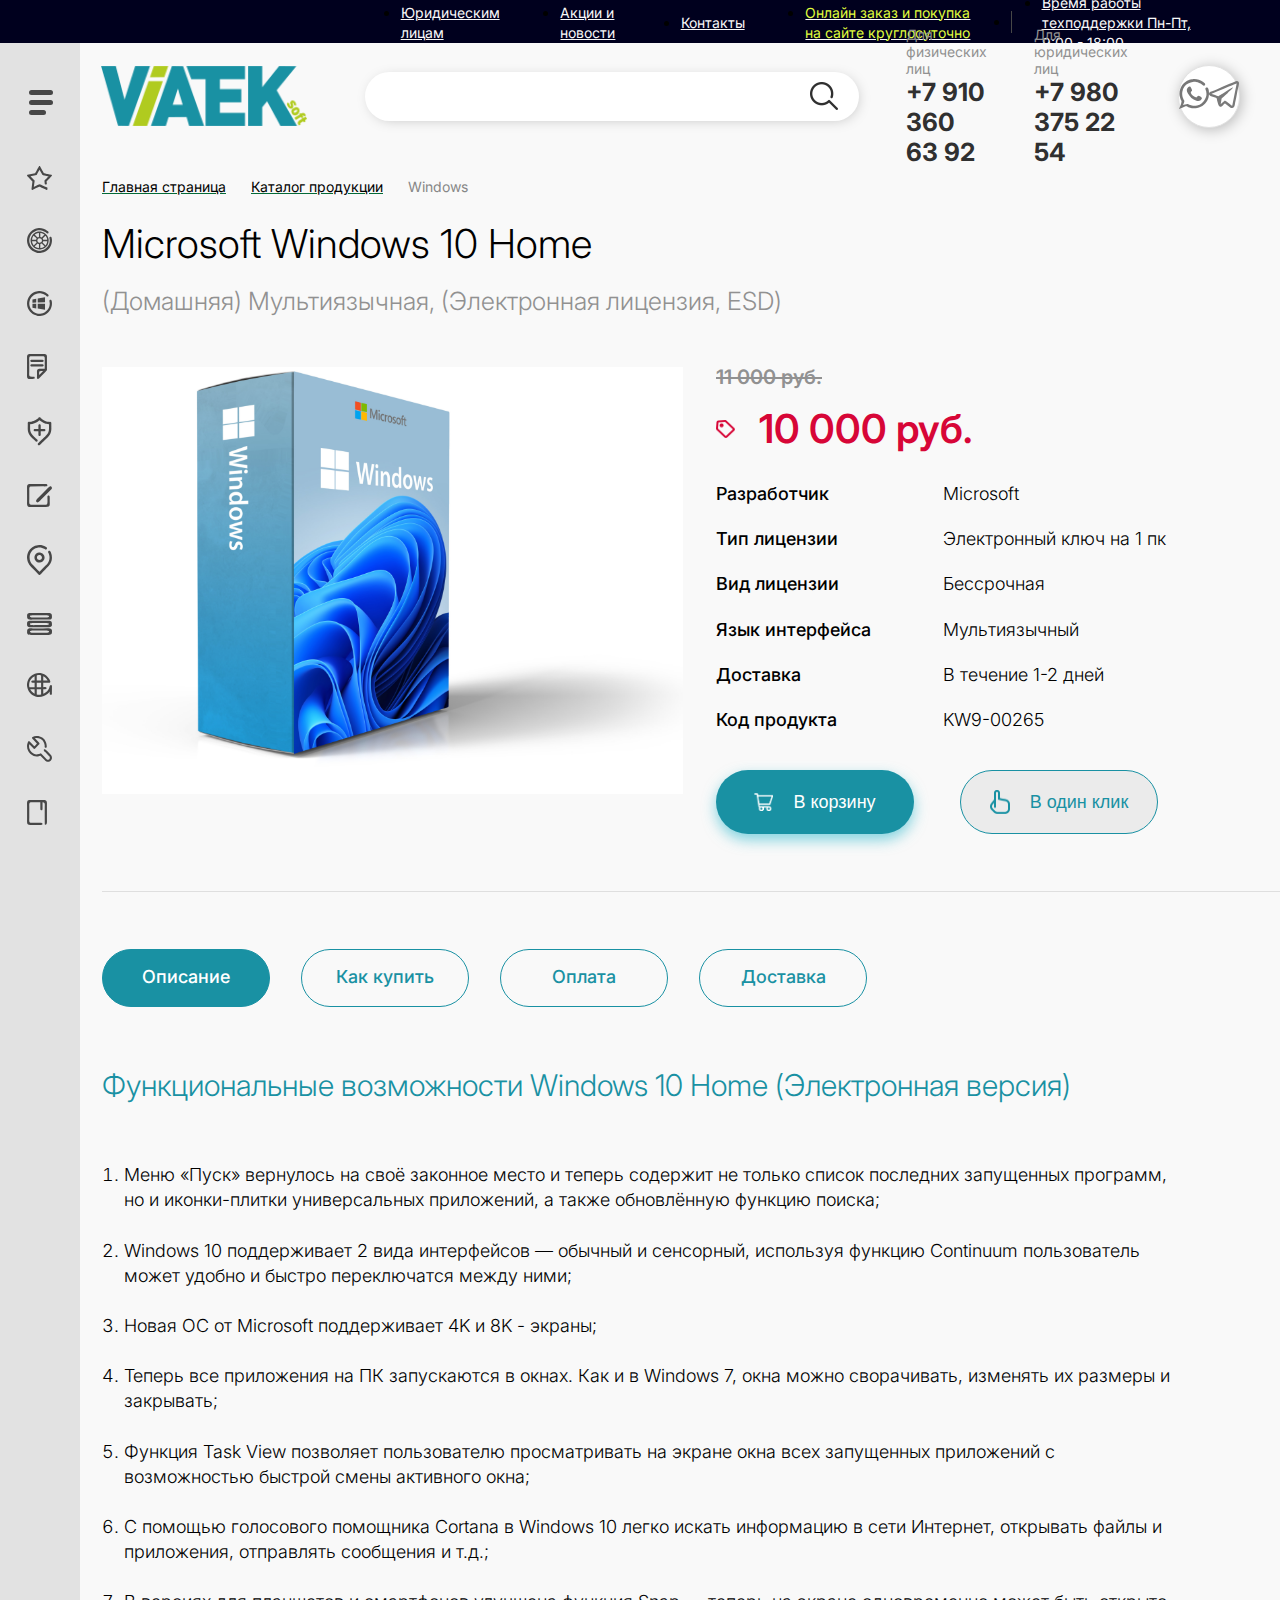
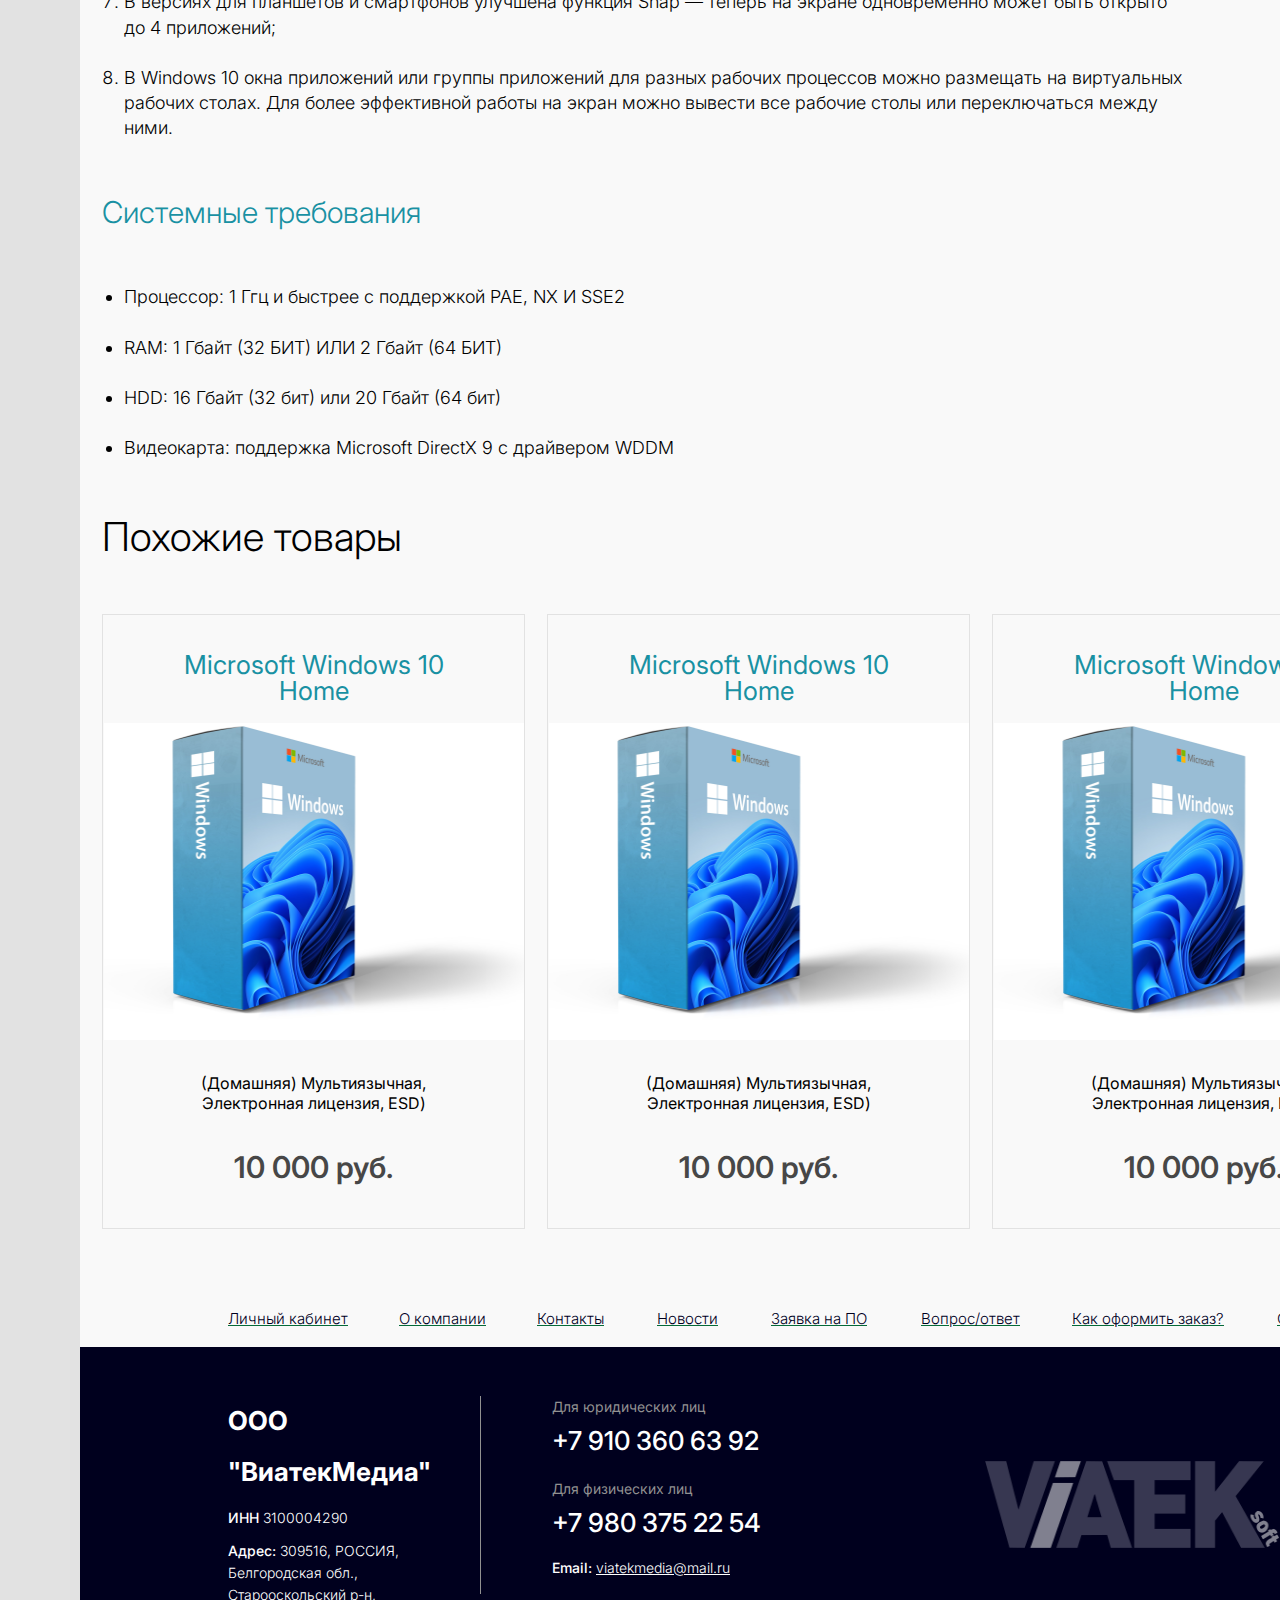
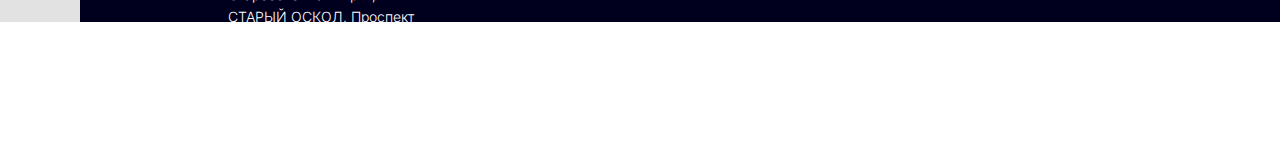
<file: Windows10Home.html>
<!DOCTYPE html>
<html lang="en" xmlns="http://www.w3.org/1999/html">
<head>
    <meta charset="UTF-8">
    <title>Viatek</title>
    <meta name="viewport" content="width=device-width, initial-scale=1.0">
    <link rel="stylesheet" href="style.css">
    <link rel="stylesheet" href="https://cdn.jsdelivr.net/npm/swiper@8/swiper-bundle.min.css"/>
    <style>
        :root {
            --swiper-theme-color: #E3E2E7;
        }
        .swiper-horizontal>.swiper-pagination-bullets, .swiper-pagination-bullets.swiper-pagination-horizontal,
        .swiper-pagination-custom, .swiper-pagination-fraction  {
            left: 1025px;
        }

    </style>
</head>
<body>

<header>
    <div class="header-block">
        <nav>
            <ul id="nav-ul">
                <li><a href="#">Юридическим лицам</a></li>
                <li><a href="#">Акции и новости</a></li>
                <li><a href="#">Контакты</a></li>
                <li><a href="#">Онлайн заказ и покупка на сайте круглосуточно</a></li>
                <li><span></span></li>
                <li><a href="#">Время работы техподдержки Пн-Пт, 9:00 - 18:00</a></li>
            </ul>
        </nav>
    </div>
</header>

<main>
    <div class="container">
        <div class="container-wrapper">
            <aside id="aside">

                <div class="side-icon" id="sideIcon">
                    <!-- burger-->
                    <div id="burger-menu">
                        <span id="burger"></span>
                    </div>
                    <!---->

                    <a href="#"><svg width="25" height="24" viewBox="0 0 25 24" fill="none" xmlns="http://www.w3.org/2000/svg">
                        <path class="icon-nav" fill-rule="evenodd" clip-rule="evenodd" d="M12.38 0L12.914 0.054C13.426 1.01 13.956 1.987 14.514 2.909C14.984 3.686 15.359 4.515 15.821 5.279C16.11 5.758 16.339 6.266 16.621 6.734C16.6747 6.9187 16.7761 7.08599 16.915 7.219C17.0963 7.2788 17.2845 7.31509 17.475 7.327C17.968 7.461 18.499 7.487 19.022 7.627C19.545 7.767 20.138 7.8 20.7 7.946C21.942 8.269 23.273 8.434 24.542 8.7C24.8004 8.99407 24.9605 9.36151 25 9.751C24.88 9.85478 24.7726 9.97225 24.68 10.101C24.3594 10.4068 24.0566 10.7306 23.773 11.071C23.514 11.418 23.098 11.671 22.839 12.014C22.6424 12.2706 22.4286 12.5135 22.199 12.741L21.906 13.01C21.5977 13.3948 21.2682 13.762 20.919 14.11C20.607 14.441 20.298 14.775 19.985 15.11C19.876 15.1699 19.7828 15.2549 19.7132 15.3581C19.6437 15.4612 19.5997 15.5795 19.585 15.703C19.6597 15.9841 19.6957 16.2741 19.692 16.565L19.852 17.665C19.8309 17.8184 19.7776 17.9656 19.6957 18.097C19.6137 18.2285 19.5049 18.3411 19.3765 18.4275C19.248 18.514 19.1027 18.5724 18.9501 18.5988C18.7975 18.6253 18.6411 18.6192 18.491 18.581C17.631 18.294 17.815 17.588 17.611 16.669L17.584 16.103C17.4757 15.608 17.431 15.1013 17.451 14.595C17.6681 14.4285 17.8572 14.2283 18.011 14.002C18.195 13.757 18.462 13.581 18.651 13.329L19.1 12.9C19.4056 12.6053 19.6909 12.2902 19.954 11.957L20.594 11.337C20.794 11.075 21.07 10.892 21.261 10.637C21.3389 10.5129 21.438 10.4035 21.554 10.314C21.5388 10.3007 21.52 10.2924 21.5 10.29C21.3391 10.231 21.1709 10.1946 21 10.182C20.581 10.067 20.134 10.033 19.693 9.913C19.014 9.728 18.293 9.681 17.585 9.482C17.176 9.366 16.716 9.337 16.278 9.213C16.0347 9.13558 15.7845 9.08134 15.531 9.051C15.4492 8.85771 15.3415 8.67639 15.211 8.512C15.011 8.188 14.842 7.855 14.651 7.542C14.228 6.85 13.898 6.134 13.477 5.442C13.162 4.928 12.8 4.4 12.54 3.852H12.513C12.3353 4.29282 12.1021 4.70918 11.819 5.091C11.284 5.97 10.826 6.891 10.298 7.758C10.118 8.058 9.965 8.358 9.791 8.647C9.7405 8.81122 9.64855 8.95965 9.524 9.078L3.655 10.37C3.66152 10.3812 3.67082 10.3905 3.682 10.397L6.59 13.497C6.86692 13.7572 7.12554 14.0362 7.364 14.332C7.44124 14.3782 7.50747 14.4407 7.55807 14.5152C7.60867 14.5896 7.64243 14.6742 7.657 14.763C7.6228 14.8858 7.60497 15.0125 7.604 15.14C7.504 15.585 7.526 16.067 7.417 16.54C7.273 17.165 7.303 17.852 7.15 18.506C7.063 18.877 7.083 19.288 6.99 19.691C6.90239 20.0624 6.84883 20.4409 6.83 20.822H6.884C7.115 20.6702 7.36655 20.5524 7.631 20.472C8.025 20.296 8.418 20.091 8.831 19.906C9.631 19.55 10.414 19.138 11.231 18.775C11.6479 18.5135 12.0961 18.3055 12.565 18.156C12.814 18.3095 13.0833 18.4273 13.365 18.506C13.887 18.738 14.423 18.965 14.965 19.206C16.735 19.992 18.573 20.753 20.328 21.576L20.541 23.219C20.4511 23.319 20.3708 23.4271 20.301 23.542C20.1691 23.6686 20.0152 23.7703 19.847 23.842C19.7641 23.9104 19.6604 23.9485 19.553 23.95C19.3395 23.8692 19.134 23.7687 18.939 23.65C18.539 23.474 18.167 23.278 17.792 23.111C16.518 22.544 15.304 21.953 14.03 21.387C13.654 21.22 13.278 21.024 12.883 20.848C12.7515 20.7628 12.6074 20.699 12.456 20.659C12.3498 20.7312 12.2326 20.7859 12.109 20.821C11.751 20.981 11.394 21.164 11.015 21.333C9.77 21.889 8.546 22.521 7.28 23.084C6.875 23.264 6.436 23.464 6.026 23.677C5.81948 23.8267 5.58254 23.9291 5.332 23.977C5.2 23.877 5.015 23.854 4.878 23.762C4.7337 23.6401 4.59989 23.5063 4.478 23.362L5.439 15.524C5.22425 15.3446 5.03574 15.1358 4.879 14.904C4.748 14.729 4.562 14.604 4.425 14.419C4.158 14.062 3.731 13.806 3.464 13.449C3.26736 13.1925 3.05353 12.9496 2.824 12.722L2.531 12.453C2.18562 12.0153 1.8111 11.6013 1.41 11.214C1.067 10.855 0.747 10.478 0.4 10.128C0.214572 10.0053 0.0741542 9.8256 0 9.616C0.027629 9.53784 0.0454323 9.45655 0.053 9.374C0.120441 9.11602 0.259456 8.88236 0.454 8.7L8.164 7.219C8.24722 6.99609 8.36426 6.78731 8.511 6.6C8.754 6.2 8.943 5.776 9.178 5.388C9.878 4.238 10.436 3.001 11.126 1.859C11.405 1.397 11.626 0.908 11.9 0.459C11.9358 0.296949 12.0311 0.154217 12.167 0.059C12.21 0.027 12.337 0.028 12.38 0Z"
                              fill="#474747"/></svg>
                    </a>
                    <a href="#"><svg width="25" height="25" viewBox="0 0 25 25" fill="none" xmlns="http://www.w3.org/2000/svg">
                        <path class="icon-nav1" fill-rule="evenodd" clip-rule="evenodd" d="M11.8246 0.0300046C14.8088 -0.11384 17.7462 0.812815 20.1077 2.643C20.3147 2.795 20.5077 2.936 20.7077 3.088L20.9177 3.326C21.0984 3.41386 21.2611 3.53458 21.3977 3.682C21.5569 3.95796 21.6144 4.28105 21.5599 4.59499C21.5054 4.90893 21.3426 5.19382 21.0997 5.4C20.0467 6.08801 19.2427 4.741 18.6687 4.331C17.6776 3.62443 16.5838 3.07435 15.4256 2.7C14.9927 2.558 14.5806 2.546 14.1046 2.433C13.4552 2.28617 12.7877 2.23629 12.1236 2.285C11.8056 2.356 11.4337 2.297 11.1037 2.374C10.3501 2.50534 9.60759 2.69389 8.88265 2.938C7.60778 3.42927 6.4425 4.1675 5.45369 5.11032C4.46489 6.05313 3.67203 7.18196 3.12065 8.432C2.94684 8.89068 2.79664 9.35796 2.67065 9.832C2.20252 11.4669 2.1612 13.1946 2.55065 14.85C2.8273 15.8996 3.24085 16.9083 3.78065 17.85C4.978 19.7607 6.75533 21.238 8.85265 22.066C9.35326 22.2383 9.86471 22.3772 10.3836 22.482C11.5628 22.7633 12.7853 22.8139 13.9837 22.631C14.6956 22.5038 15.3974 22.3253 16.0837 22.097C18.3992 21.1782 20.3279 19.4903 21.5457 17.317C22.0244 16.3911 22.3679 15.4014 22.5657 14.378C22.6397 14.093 22.5867 13.85 22.6557 13.547C22.7516 12.9782 22.7717 12.3991 22.7157 11.825L22.5657 10.637C22.4288 10.2983 22.3873 9.92861 22.4457 9.568C22.4971 9.39527 22.5873 9.23654 22.7093 9.10384C22.8313 8.97114 22.9819 8.86797 23.1497 8.80214C23.3175 8.73631 23.4981 8.70956 23.6777 8.72392C23.8574 8.73828 24.0314 8.79337 24.1867 8.885C24.7147 9.212 24.6157 9.821 24.7867 10.518C25.1204 12.2475 25.0277 14.0323 24.5167 15.718C24.3212 16.4023 24.0909 17.0762 23.8267 17.737C22.4051 20.7565 19.8487 23.0926 16.7137 24.237C15.9389 24.4926 15.1464 24.6911 14.3427 24.831L13.2027 24.95C12.6026 25.0069 11.9977 24.9871 11.4026 24.891C10.8146 24.758 10.2407 24.808 9.69165 24.653C8.9141 24.4382 8.15202 24.1709 7.41065 23.853C4.532 22.6006 2.2442 20.2906 1.01965 17.4C0.79965 16.9 0.69165 16.406 0.50965 15.855C0.33565 15.326 0.26065 14.694 0.11965 14.1L0.0596501 13.09C-0.027624 12.5482 -0.0174646 11.9952 0.0896501 11.457L0.14965 10.685C0.281751 9.89137 0.472269 9.10858 0.71965 8.34301C1.31841 6.69371 2.25123 5.18579 3.45969 3.91366C4.66816 2.64153 6.12624 1.63259 7.74265 0.950005C8.62066 0.621195 9.52353 0.363041 10.4426 0.178005L11.8246 0.0300046ZM12.6646 3.474C13.0195 3.47916 13.3722 3.52889 13.7147 3.622C13.9446 3.68 14.1217 3.648 14.3447 3.711C14.8943 3.84584 15.4356 4.01279 15.9656 4.211C16.3771 4.34871 16.7781 4.51581 17.1657 4.711C18.2698 5.36927 19.228 6.246 19.9814 7.2875C20.7349 8.329 21.2679 9.51334 21.5477 10.768C21.7729 12.0195 21.732 13.3044 21.4277 14.539C21.3605 14.9109 21.2703 15.2783 21.1577 15.639C20.7142 16.7809 20.048 17.8232 19.1979 18.7051C18.3477 19.5871 17.3305 20.291 16.2057 20.776C15.6021 21.0231 14.9798 21.2218 14.3447 21.37L13.4747 21.459C13.1023 21.5549 12.7178 21.595 12.3336 21.578C11.4027 21.4764 10.4801 21.3093 9.57265 21.078C7.36266 20.2506 5.55676 18.603 4.53065 16.478C4.28794 15.8862 4.07763 15.2817 3.90065 14.667C3.52281 13.4131 3.48143 12.0819 3.78065 10.807C3.83519 10.426 3.91537 10.0492 4.02065 9.679C4.52798 8.46856 5.19344 7.33066 5.99965 6.295C6.16715 6.10431 6.35876 5.93624 6.56965 5.795C6.79965 5.623 6.99965 5.388 7.23265 5.226C8.16273 4.58902 9.18492 4.09833 10.2636 3.771C10.7147 3.634 11.2157 3.607 11.6447 3.504C11.9841 3.54806 12.3284 3.53794 12.6646 3.474ZM11.9446 9V4.958C10.7494 4.95401 9.58737 5.35121 8.64465 6.086C8.31556 6.23325 8.01964 6.4455 7.77465 6.71C8.09311 6.92268 8.36804 7.19421 8.58465 7.51L9.03465 7.926C9.33965 8.226 9.63465 8.545 9.93465 8.846C10.1266 9.12249 10.3844 9.34688 10.6847 9.499C11.0634 9.243 11.4934 9.0727 11.9446 9ZM13.3246 4.962V8.967H13.3546V9C13.8331 9.1116 14.2967 9.27944 14.7357 9.5C14.921 9.2598 15.1322 9.04081 15.3657 8.847C15.5366 8.67801 15.6786 8.486 15.8456 8.313C16.1737 8.01452 16.4842 7.69732 16.7757 7.363C17.0498 7.15126 17.2923 6.9014 17.4957 6.621C17.1287 6.4487 16.7858 6.22917 16.4757 5.968C15.5463 5.33114 14.451 4.98006 13.3246 4.958V4.962ZM5.07165 11.847H9.09365C9.20646 11.3614 9.37771 10.8914 9.60365 10.447C9.16693 10.1431 8.79053 9.76056 8.49365 9.31901C8.1754 8.98905 7.83458 8.68164 7.47365 8.399C7.26458 8.12343 7.02281 7.87428 6.75365 7.657C6.64728 7.81607 6.51553 7.95661 6.36365 8.073C6.25865 8.215 6.15265 8.373 6.06365 8.518C5.45323 9.52435 5.11164 10.6707 5.07165 11.847ZM16.1717 11.847H20.1997C20.2477 9.88801 19.2507 8.858 18.5187 7.661H18.4887V7.69C17.7177 8.29732 17.0224 8.99498 16.4177 9.768C16.081 9.95239 15.8167 10.2453 15.6677 10.599C15.8313 10.7627 15.9606 10.9574 16.048 11.1717C16.1354 11.386 16.1791 11.6156 16.1767 11.847H16.1717ZM12.2997 10.3C12.1177 10.431 11.7636 10.4 11.5796 10.508C11.0394 10.8428 10.6355 11.3584 10.4396 11.963C10.3382 12.4797 10.4096 13.0155 10.6427 13.4877C10.8758 13.9599 11.2577 14.3423 11.7296 14.576C12.0343 14.7639 12.3957 14.8376 12.7497 14.784C13.1675 14.7252 13.5652 14.5675 13.9097 14.324C14.2543 14.0805 14.5357 13.7582 14.7306 13.384C15.4806 11.678 13.9517 10.289 12.2997 10.3ZM5.06665 13.21C5.01865 15.166 6.01665 16.199 6.74765 17.396H6.80765C7.01314 17.1627 7.24464 16.9537 7.49765 16.773L8.87865 15.259C9.2043 15.0841 9.45887 14.8012 9.59865 14.459C9.27017 14.1273 9.08675 13.6788 9.08865 13.212H5.07165L5.06665 13.21ZM16.1667 13.21C16.155 13.5896 16.041 13.9589 15.8366 14.279C15.7548 14.3511 15.6928 14.4431 15.6566 14.546C15.7012 14.6126 15.7413 14.6821 15.7767 14.754C15.9351 14.9267 16.1168 15.0765 16.3167 15.199C16.5526 15.4213 16.7732 15.6596 16.9767 15.912L17.6367 16.536C17.8725 16.873 18.1672 17.1647 18.5067 17.397C18.6123 17.2374 18.7442 17.0967 18.8967 16.981C19.0016 16.842 19.1077 16.681 19.1967 16.536C19.8081 15.5317 20.1492 14.3862 20.1867 13.211H16.1767L16.1667 13.21ZM11.9446 20.1V16.063C11.5732 16.0412 11.2128 15.9289 10.8947 15.736C10.8198 15.6564 10.7273 15.5954 10.6247 15.558C9.92465 16.229 9.24465 16.923 8.55365 17.607C8.25325 17.8311 7.99002 18.101 7.77365 18.407C7.89857 18.4998 8.00968 18.6099 8.10365 18.734C8.24965 18.843 8.40365 18.967 8.55365 19.061C9.57564 19.6936 10.7437 20.0515 11.9446 20.1ZM13.3246 16.062V20.1C14.6985 20.0366 16.0238 19.5721 17.1367 18.764L17.4967 18.378V18.32C17.2126 18.0993 16.9513 17.8507 16.7167 17.578L15.4267 16.331C15.2346 15.999 14.9398 15.7386 14.5866 15.589C14.1916 15.8082 13.7663 15.968 13.3246 16.063V16.062Z"
                              fill="#474747"/>
                    </svg>
                    </a>
                    <a href="#"><svg width="25" height="25" viewBox="0 0 25 25" fill="none" xmlns="http://www.w3.org/2000/svg">
                        <path class="icon-nav2" fill-rule="evenodd" clip-rule="evenodd" d="M11.9483 0.0250033C14.9276 -0.135642 17.8608 0.813463 20.1813 2.689C20.7103 3.125 21.8053 3.57 21.5613 4.656C21.5384 4.81033 21.4842 4.95836 21.4022 5.09109C21.3202 5.22382 21.212 5.33845 21.0843 5.428C20.0263 6.106 19.1983 4.728 18.6243 4.307C17.127 3.25644 15.3946 2.58958 13.5793 2.365L12.1733 2.29C11.1184 2.38475 10.0758 2.58576 9.06129 2.89C7.31609 3.51604 5.77579 4.60827 4.60765 6.04809C3.4395 7.4879 2.68819 9.22025 2.43529 11.057C2.22723 12.3146 2.26972 13.6009 2.56029 14.842C2.80853 15.8735 3.20606 16.8633 3.74029 17.78C5.11322 20.0721 7.33025 21.7344 9.91529 22.41C10.9513 22.7439 12.0464 22.8543 13.1283 22.734C14.038 22.6566 14.9377 22.4891 15.8143 22.234C18.1818 21.3857 20.1731 19.7277 21.4363 17.553C22.0155 16.4891 22.4143 15.3364 22.6163 14.142L22.7413 12.723C22.9163 11.665 22.2203 10.36 22.4653 9.536C22.5232 9.36632 22.6188 9.21195 22.7448 9.08442C22.8709 8.9569 23.0241 8.85954 23.1931 8.79961C23.3621 8.73969 23.5425 8.71877 23.7207 8.7384C23.8989 8.75804 24.0704 8.81773 24.2223 8.913C24.6162 9.36756 24.8225 9.95494 24.7993 10.556C25.1053 12.3224 25.0026 14.1354 24.4993 15.856C23.9422 17.9124 22.8641 19.7903 21.3691 21.3082C19.8742 22.8261 18.0129 23.9327 15.9653 24.521C15.0137 24.7416 14.0491 24.9015 13.0773 25L12.0003 24.975L10.6703 24.875C9.52362 24.6578 8.40425 24.3154 7.33228 23.854C5.09413 22.8287 3.20877 21.1649 1.91292 19.0717C0.617068 16.9785 -0.0315105 14.5492 0.0486132 12.0886C0.128737 9.62807 0.933991 7.24603 2.36327 5.24157C3.79256 3.23711 5.78216 1.69957 8.08228 0.822003C8.86544 0.537176 9.67178 0.320701 10.4923 0.175003L11.9483 0.0250033ZM18.0223 6.275V11.355L10.7223 11.504V7.62L18.0223 6.275ZM5.44729 11.629V8.591L9.26229 7.744L9.23729 11.529L5.44729 11.629ZM18.0223 12.849V18.749L10.7223 17.579V12.874L18.0223 12.849ZM5.44729 12.874H9.26229V17.48L5.44729 16.733V12.873V12.874Z"
                              fill="#474747"/>
                    </svg>
                    </a>
                    <a href="#"><svg width="20" height="25" viewBox="0 0 20 25" fill="none" xmlns="http://www.w3.org/2000/svg">
                        <path class="icon-nav3" fill-rule="evenodd" clip-rule="evenodd" d="M17.7386 14.7274V6.27421C17.7386 5.05969 17.8986 3.46776 17.3618 2.77824C16.8466 2.12018 15.133 2.29921 13.993 2.29921H5.68022C4.51062 2.29921 3.03222 2.16776 2.54742 2.87421C2.00022 3.6605 2.24022 6.2355 2.24022 7.56695V17.3855C2.24022 18.667 2.02022 20.8532 2.40502 21.8153C2.83302 22.8839 4.56982 22.654 6.03302 22.6532C6.46132 22.5956 6.89686 22.6707 7.28182 22.8686C7.4316 22.9982 7.54697 23.1635 7.61749 23.3493C7.68801 23.5352 7.71147 23.7359 7.68574 23.9332C7.66002 24.1305 7.58591 24.3183 7.47013 24.4795C7.35435 24.6407 7.20055 24.7702 7.02262 24.8565C6.20604 25.0026 5.37258 25.0267 4.54902 24.9282C2.87942 24.9282 1.27622 25.0815 0.544219 24.1379C-0.159781 23.2379 0.0234188 21.371 0.0234188 19.7581V3.85566C0.0234188 2.67743 -0.0293812 1.5976 0.447419 0.933886C1.28982 -0.241921 3.14182 0.0475953 5.08822 0.0475953L15.241 0.0234017C17.3666 0.0234017 18.8946 -0.213695 19.693 1.19679C20.1226 1.95566 19.9522 3.53953 19.9522 4.69276V15.2774C19.9973 15.6208 19.9813 15.9695 19.905 16.3073C19.4639 16.8894 18.9591 17.4196 18.4002 17.8879L14.8434 21.5274L12.2034 24.2331C12.077 24.468 11.884 24.6596 11.649 24.7833C11.414 24.907 11.1477 24.9572 10.8842 24.9274C10.6984 24.8876 10.5247 24.8039 10.3773 24.6832C10.2299 24.5625 10.113 24.4082 10.0362 24.2331C9.93311 23.6473 9.9172 23.0494 9.98902 22.4589V18.4629C9.92902 17.7682 9.95266 17.0688 10.0594 16.3799C10.1547 16.052 10.3202 15.7491 10.5441 15.4926C10.768 15.2361 11.0449 15.0322 11.3554 14.8952C12.0948 14.7132 12.8591 14.6565 13.617 14.7274H17.7394H17.7386ZM4.26422 5.69921H13.7842C15.0322 5.69921 16.893 5.4734 16.6586 6.92018C16.4634 8.12502 15.3146 7.95001 13.9498 7.95001H6.83142C5.89887 8.02901 4.9608 8.01307 4.03142 7.90243C3.87212 7.82747 3.73111 7.71814 3.61835 7.58218C3.50559 7.44621 3.42385 7.28693 3.3789 7.11561C3.33395 6.94428 3.32689 6.76509 3.35822 6.59071C3.38955 6.41633 3.45851 6.25102 3.56022 6.10647C3.75722 5.91325 3.99934 5.77319 4.26422 5.69921ZM4.26422 10.225H13.7842C15.033 10.225 16.893 9.9984 16.6586 11.446C16.4626 12.6557 15.2986 12.4758 13.9258 12.4758H6.80822C5.86666 12.574 4.91649 12.5499 3.98102 12.404C3.82882 12.3242 3.69537 12.2124 3.58967 12.0762C3.48397 11.9399 3.40849 11.7824 3.3683 11.6143C3.32812 11.4461 3.32417 11.2712 3.35672 11.1014C3.38928 10.9316 3.45758 10.7708 3.55702 10.6299C3.75519 10.4371 3.99844 10.2978 4.26422 10.225ZM13.9442 16.9992C13.5237 17.0601 13.1125 17.1742 12.7202 17.3387C11.9882 17.8887 12.1906 19.7468 12.2018 21.0266L16.1362 17.0032H13.9458L13.9442 16.9992Z"
                              fill="#474747"/>
                    </svg>
                    </a>
                    <a href="#"><svg width="25" height="29" viewBox="0 0 25 29" fill="none" xmlns="http://www.w3.org/2000/svg">
                        <path class="icon-nav4" fill-rule="evenodd" clip-rule="evenodd" d="M22.8004 4.85004C22.8001 4.87713 22.8089 4.90355 22.8254 4.92504C23.0233 4.83875 23.2463 4.82983 23.4504 4.90004C23.6535 4.9478 23.8398 5.04976 23.9895 5.19504C24.1392 5.34033 24.2466 5.5235 24.3004 5.72504C24.3462 5.97239 24.3546 6.2252 24.3254 6.47504V8.22504C24.3364 9.07104 24.3504 10.014 24.3504 10.9C24.3816 11.3249 24.3732 11.7517 24.3254 12.175V12.65L24.2254 13.6C24.1114 14.073 24.0734 14.569 23.9254 15.025C23.649 15.9749 23.2631 16.8893 22.7754 17.75C22.138 18.8549 21.3181 19.8439 20.3504 20.675L20.1004 20.95C19.8583 21.2007 19.5993 21.4346 19.3254 21.65L19.0004 22C18.7737 22.2328 18.5315 22.45 18.2754 22.65L17.8004 23.15C17.5266 23.3656 17.2676 23.5994 17.0254 23.85L16.7504 24.15C16.3264 24.4897 15.9256 24.8571 15.5504 25.25C15.0985 25.7404 14.6141 26.1998 14.1004 26.625C13.9094 26.769 13.7724 26.976 13.5754 27.125C13.2544 27.368 13.0244 27.76 12.7004 28C12.5278 28.1303 12.3261 28.2166 12.1126 28.2514C11.8992 28.2863 11.6805 28.2687 11.4754 28.2C11.3164 28.1301 11.1742 28.0269 11.0584 27.8976C10.9425 27.7682 10.8556 27.6155 10.8035 27.4498C10.7514 27.2841 10.7354 27.1092 10.7564 26.9367C10.7774 26.7643 10.8351 26.5984 10.9254 26.45C11.2114 26.1031 11.5389 25.7924 11.9004 25.525L12.3754 25.025C12.6494 24.8096 12.9083 24.5757 13.1504 24.325L13.4004 24.05C13.5688 23.911 13.7275 23.7607 13.8754 23.6C13.8964 23.579 13.9574 23.571 13.9754 23.55C13.9934 23.529 13.9754 23.474 14.0004 23.45C14.2077 23.2309 14.4335 23.0302 14.6754 22.85C14.8664 22.706 15.0034 22.499 15.2004 22.35L15.6254 21.9C15.9968 21.5201 16.389 21.1612 16.8004 20.825L17.2754 20.325C17.5493 20.1095 17.8083 19.8757 18.0504 19.625L18.3254 19.325C19.736 18.2206 20.8168 16.7507 21.4504 15.075C22.2504 13.114 21.9944 9.93704 22.0004 7.22504C21.05 7.2394 20.1038 7.09578 19.2004 6.80004C18.7784 6.66204 18.4004 6.61304 18.0004 6.45004C16.8539 5.98847 15.7498 5.42803 14.7004 4.77504C14.1584 4.43204 13.6734 4.07004 13.1754 3.70004C12.9433 3.56551 12.7326 3.39698 12.5504 3.20004H12.5254V3.22504C12.3678 3.34065 12.2176 3.46589 12.0754 3.60004C11.7174 3.86604 11.3624 4.14504 11.0004 4.40004C9.88772 5.15047 8.69754 5.77908 7.45043 6.27504C6.07849 6.87925 4.59935 7.20229 3.10043 7.22504V10.95C3.04513 12.0065 3.12919 13.0656 3.35043 14.1C3.8586 16.1372 5.02796 17.9484 6.67543 19.25L7.10043 19.7C7.47179 20.08 7.86407 20.4388 8.27543 20.775L8.60043 21.125C8.82719 21.3578 9.0694 21.5749 9.32543 21.775L9.80043 22.275C10.1111 22.4855 10.3749 22.7579 10.5754 23.075C10.6789 23.3144 10.7056 23.58 10.6519 23.8352C10.5982 24.0904 10.4667 24.3227 10.2754 24.5C10.0739 24.6441 9.83657 24.7297 9.58952 24.7473C9.34246 24.765 9.09534 24.714 8.87543 24.6C8.57543 24.41 8.38043 24.062 8.10043 23.85C7.51143 23.4 7.06543 22.8 6.47543 22.35L6.00043 21.85C5.71769 21.6267 5.45041 21.3845 5.20043 21.125L4.92543 20.825C4.43524 20.4526 3.99791 20.0152 3.62543 19.525C3.26943 19.053 2.84943 18.613 2.52543 18.1C1.79375 16.8666 1.26216 15.5249 0.950427 14.125C0.731018 12.7617 0.663939 11.3782 0.750427 10C0.750427 9.02104 0.772427 7.98904 0.775427 7.05004C0.702425 6.55942 0.719368 6.0596 0.825427 5.57504C0.924221 5.37979 1.06926 5.21165 1.24792 5.08529C1.42657 4.95892 1.63341 4.87816 1.85043 4.85004C1.96924 4.84369 2.08814 4.86068 2.20043 4.90004C2.31443 4.86825 2.43208 4.85144 2.55043 4.85004C2.89002 4.90333 3.23584 4.90333 3.57543 4.85004C3.80843 4.79704 4.07543 4.81304 4.32543 4.75004C5.082 4.58811 5.82566 4.37086 6.55043 4.10004C7.96226 3.48408 9.29648 2.70368 10.5254 1.77504C10.7544 1.60704 10.9504 1.36904 11.1754 1.20004C11.2275 1.17947 11.2777 1.15437 11.3254 1.12504L11.4754 0.725041C11.5968 0.571079 11.7478 0.443062 11.9196 0.348584C12.0914 0.254106 12.2804 0.195091 12.4754 0.175041C12.6944 0.162192 12.913 0.206063 13.1101 0.302412C13.3072 0.398761 13.4761 0.544329 13.6004 0.725041C13.6714 0.839041 13.6504 0.975041 13.7254 1.10004C13.835 1.19282 13.9521 1.27644 14.0754 1.35004C14.4384 1.62204 14.7754 1.96104 15.1504 2.22504C16.4361 3.15219 17.8513 3.88505 19.3504 4.40004C20.0254 4.62404 20.7384 4.68104 21.5004 4.85004C21.9326 4.89392 22.3682 4.89392 22.8004 4.85004ZM13.7254 11.925H16.4004C16.9798 11.8079 17.5819 11.9248 18.0754 12.25C18.2037 12.3605 18.3044 12.4994 18.3695 12.6556C18.4346 12.8119 18.4623 12.9812 18.4504 13.15C18.427 13.3819 18.3399 13.6027 18.1987 13.788C18.0575 13.9733 17.8677 14.1159 17.6504 14.2C17.2299 14.2764 16.8007 14.2933 16.3754 14.25H13.7254C13.7334 15.158 13.7418 16.0664 13.7504 16.975C13.7953 17.4096 13.77 17.8485 13.6754 18.275C13.5926 18.4579 13.4681 18.6188 13.3118 18.7447C13.1554 18.8706 12.9717 18.9581 12.7754 19C12.6066 19.0299 12.4332 19.0206 12.2685 18.973C12.1038 18.9253 11.9522 18.8405 11.8254 18.725C11.3354 18.366 11.4004 17.774 11.4004 16.95V14.25H8.75043C8.44877 14.3142 8.13696 14.314 7.83539 14.2494C7.53383 14.1848 7.2493 14.0572 7.00043 13.875C6.86637 13.7593 6.76392 13.6114 6.7027 13.4453C6.64148 13.2791 6.62349 13.1001 6.65043 12.925C6.68279 12.7418 6.75572 12.5682 6.86386 12.4168C6.97199 12.2654 7.11262 12.1401 7.27543 12.05C7.72091 11.9175 8.18834 11.875 8.65043 11.925H11.4004V9.30004C11.4004 8.38104 11.3284 7.84404 11.8754 7.45004C11.994 7.34668 12.1338 7.27069 12.2851 7.22749C12.4363 7.18428 12.5952 7.17491 12.7504 7.20004C12.9485 7.23767 13.1342 7.3235 13.2911 7.44994C13.4481 7.57639 13.5715 7.73957 13.6504 7.92504C13.7446 8.3516 13.7699 8.79048 13.7254 9.22504V11.925Z"
                              fill="#474747"/>
                    </svg>
                    </a>
                    <a href="#"><svg width="25" height="23" viewBox="0 0 25 23" fill="none" xmlns="http://www.w3.org/2000/svg">
                        <path class="icon-nav5" fill-rule="evenodd" clip-rule="evenodd" d="M17.0073 0.0660144C17.8653 0.0510144 19.3253 -0.119986 19.9003 0.232014C20.0455 0.339046 20.1657 0.47635 20.2526 0.634424C20.3395 0.792497 20.391 0.967565 20.4035 1.14751C20.4161 1.32745 20.3894 1.50798 20.3253 1.67658C20.2612 1.84519 20.1612 1.99786 20.0323 2.12401C19.4113 2.59801 16.6673 2.35701 15.5583 2.35601L3.55328 2.42301C2.02228 2.77001 2.30028 4.68601 2.30028 6.53801V15.267C2.17734 16.6816 2.19946 18.105 2.36628 19.515C2.70928 20.951 4.60628 20.677 6.34628 20.677H15.4583C16.7753 20.677 18.6353 20.907 19.6363 20.477C20.8483 19.957 20.4263 15.655 20.4253 13.806C20.4359 13.2973 20.4469 12.7883 20.4583 12.279C20.5457 12.0648 20.6942 11.881 20.8852 11.7505C21.0763 11.62 21.3015 11.5485 21.5329 11.545C21.7642 11.5415 21.9915 11.6061 22.1864 11.7307C22.3814 11.8553 22.5354 12.0345 22.6293 12.246C22.7842 13.5584 22.808 14.8829 22.7003 16.2C22.7003 18.084 23.0563 21 22.2073 22.108C21.4833 23.05 20.1073 22.971 18.4243 22.971H4.01328C2.77928 22.971 1.61328 23.031 0.92128 22.506C-0.24572 21.622 0.0662798 19.206 0.0662798 17.163L0.0332798 5.11101C0.0332798 2.81101 -0.16672 0.905014 1.44728 0.232014C2.33728 -0.137986 4.06628 0.100014 5.20028 0.100014H13.5883L17.0073 0.0660144ZM23.2243 2.29001C23.5336 2.26994 23.8422 2.33864 24.1138 2.48804C24.3854 2.63743 24.6087 2.86131 24.7573 3.13331C24.906 3.40531 24.9739 3.71412 24.953 4.02338C24.932 4.33265 24.8232 4.62951 24.6393 4.87901L13.8823 15.8C13.1243 16.565 11.2173 19.26 9.67128 18.09C7.72828 16.619 10.8633 14.463 11.5463 13.609L18.9803 6.10901C20.2433 4.83301 21.5173 3.06101 23.2243 2.29001Z"
                              fill="#474747"/>
                    </svg>
                    </a>
                    <a href="#"><svg width="25" height="30" viewBox="0 0 25 30" fill="none" xmlns="http://www.w3.org/2000/svg">
                        <path class="icon-nav6" fill-rule="evenodd" clip-rule="evenodd" d="M12.2197 0.0309696C14.4914 -0.0468364 16.7373 0.532689 18.6877 1.69997C19.3257 2.08497 20.4097 2.58797 19.9007 3.77397C19.749 4.07635 19.4872 4.30906 19.1691 4.42421C18.851 4.53936 18.5008 4.52818 18.1907 4.39297C18.0425 4.28598 17.9082 4.16103 17.7907 4.02097C16.9496 3.48535 16.0223 3.09901 15.0497 2.87897C12.3807 2.23113 9.56376 2.66539 7.21374 4.08697C5.98863 4.86357 4.94857 5.89919 4.16674 7.12097C3.61528 7.96423 3.18602 8.88133 2.89174 9.84497C2.32601 12.1385 2.53378 14.5547 3.48274 16.718C3.85335 17.5429 4.33443 18.3137 4.91274 19.009L6.71274 20.743L10.4127 24.737L12.4647 26.873L12.8377 26.532L15.3877 23.839L18.3417 20.712C18.8847 20.04 19.6707 19.558 20.2417 18.912C20.9598 18.0539 21.5274 17.0805 21.9207 16.033C22.6175 14.0622 22.715 11.9291 22.2007 9.90297C22.0126 9.24946 21.7842 8.60824 21.5167 7.98297C21.3713 7.80295 21.2463 7.60743 21.1437 7.39997C21.0681 7.15385 21.0684 6.89067 21.1444 6.6447C21.2205 6.39872 21.3689 6.18135 21.5703 6.0209C21.7716 5.86044 22.0166 5.76433 22.2734 5.74508C22.5301 5.72583 22.7867 5.78433 23.0097 5.91297C23.4701 6.37275 23.7932 6.95175 23.9427 7.58497C24.9519 9.96901 25.2121 12.6036 24.6887 15.139C23.4297 20.092 20.2477 21.875 17.5367 25.232L16.2307 26.532C15.7197 27.165 13.3677 29.844 12.6547 29.969C12.3711 29.9732 12.0916 29.9012 11.8453 29.7604C11.5991 29.6197 11.3951 29.4154 11.2547 29.169L8.27074 26.037C5.66574 23.262 2.39974 20.805 0.870736 17C0.486732 15.8759 0.226198 14.7134 0.093736 13.533C-0.0729867 12.2702 0.00064075 10.9873 0.310736 9.75197C0.761663 7.74081 1.70519 5.87319 3.05654 4.31693C4.40788 2.76066 6.1247 1.56452 8.05274 0.83597C8.91311 0.530859 9.79894 0.302959 10.6997 0.15497L12.2197 0.0309696ZM11.9707 7.52297C15.8997 7.46997 18.8377 10.905 17.0387 14.737C16.6385 15.5328 16.0383 16.211 15.2968 16.7049C14.5554 17.1987 13.6984 17.4913 12.8097 17.554C9.56574 18.054 6.63074 14.354 7.64774 11.083C7.8719 10.3483 8.25978 9.67403 8.78219 9.11092C9.30459 8.54781 9.94791 8.11053 10.6637 7.83197L11.9707 7.52297ZM12.2507 10.031C11.2157 10.445 10.5507 10.602 10.1367 11.61C9.94055 12.1141 9.91382 12.6685 10.0606 13.1891C10.2074 13.7098 10.5197 14.1686 10.9503 14.4961C11.3809 14.8236 11.9064 15.002 12.4474 15.0043C12.9884 15.0066 13.5154 14.8328 13.9488 14.5091C14.3823 14.1853 14.6985 13.7293 14.8498 13.2099C15.0011 12.6905 14.9791 12.1359 14.7873 11.6301C14.5955 11.1243 14.2442 10.6946 13.7866 10.4061C13.329 10.1176 12.7898 9.98592 12.2507 10.031Z"
                              fill="#474747"/>
                    </svg>
                    </a>
                    <a href="#"><svg width="25" height="22" viewBox="0 0 25 22" fill="none" xmlns="http://www.w3.org/2000/svg">
                        <path class="icon-nav7" fill-rule="evenodd" clip-rule="evenodd" d="M1.32103 0L1.59203 0.0267143L1.32103 0ZM23.408 0L23.679 0.0267143L23.408 0ZM10.095 0.0267143H19.546C21.178 0.0267143 22.914 -0.0832857 23.846 0.458071C24.908 1.07329 24.93 2.068 24.93 3.5585C25.0087 4.18743 24.917 4.82232 24.661 5.42143C23.772 6.81607 21.888 6.60786 19.309 6.60786H6.91103C5.15803 6.60786 2.61103 6.88364 1.42303 6.31164C0.150033 5.69329 0.100033 4.67971 0.100033 3.0195C0.0383546 2.45751 0.106104 1.89139 0.300033 1.34829C0.473437 1.03729 0.734611 0.761353 1.06379 0.541375C1.39296 0.321396 1.78151 0.163136 2.20003 0.0785714L10.095 0.0267143ZM2.84603 2.23771L2.87903 2.56143L2.84603 2.23771ZM5.18303 2.23771C4.50703 2.43571 3.90003 2.30764 3.42103 2.61486C2.27203 3.35657 3.48003 4.23343 4.53903 4.3945L17.514 4.42121C19.406 4.42121 21.759 4.67893 22.053 3.39979C22.334 2.178 19.66 2.24007 18.225 2.24086H5.18303V2.23771ZM2.84603 4.15171L2.87903 4.42121L2.84603 4.15171ZM1.38903 6.6055H1.52403V6.63221L1.38903 6.6055ZM23.476 6.6055H23.612V6.63221L23.476 6.6055ZM1.25303 7.6835L1.69303 7.71021L1.25303 7.6835ZM23.34 7.6835L23.78 7.71021L23.34 7.6835ZM2.50703 7.711H17.751C19.856 7.711 22.741 7.44936 23.951 8.19657C24.951 8.81336 24.933 9.85757 24.933 11.297C24.9808 11.7837 24.9472 12.2731 24.833 12.7529C24.172 14.4273 22.018 14.2898 19.244 14.2898H6.84303C4.72703 14.2898 2.19903 14.4956 1.01603 13.7508C0.634638 13.4816 0.352731 13.1366 0.200033 12.7521C-0.0590446 11.5366 -0.0360067 10.2943 0.268033 9.08521C0.713033 8.22957 1.43203 8.08421 2.50703 7.711ZM5.38603 9.8945C4.71203 10.1027 3.99203 9.95028 3.48603 10.2449C2.36503 10.9018 3.36903 11.8651 4.40103 12.0521C5.84046 12.1836 7.29301 12.2018 8.73703 12.1063H17.511C19.443 12.1063 21.678 12.342 22.05 11.0849C22.404 9.88821 19.628 9.89843 18.29 9.89843H5.38603V9.8945ZM2.84503 9.92121L2.87903 10.2449L2.84503 9.92121ZM2.84503 12.1047L3.31903 12.078H2.87903L2.84503 11.8085V12.1047ZM1.38903 15.3411H1.52403V15.3678L1.38903 15.3411ZM20.123 15.3678C22.087 15.3474 23.578 15.3552 24.391 16.2321C24.6318 16.5 24.8043 16.802 24.899 17.1215C25.0417 18.1884 25.0303 19.2646 24.865 20.3296C24.7246 20.7052 24.4688 21.0479 24.12 21.3274C23.009 22.2082 20.253 21.9474 18.056 21.9474L5.96203 21.9741C2.98603 21.9741 0.871033 22.1988 0.169033 20.3296C0.0734445 19.8658 0.0502732 19.3945 0.100033 18.9263C0.100033 17.3659 0.134033 16.3578 1.28603 15.7449C2.23403 15.2405 4.18603 15.3945 5.75803 15.3945H15.958L20.123 15.3678ZM2.84603 17.5788L2.88003 17.9025L2.84603 17.5788ZM5.21703 17.5788C4.51703 17.7854 3.86503 17.6409 3.38803 17.9834C2.35303 18.7259 3.48803 19.5792 4.50603 19.7356L17.48 19.7623C19.388 19.7623 21.709 20.0239 22.053 18.7644C22.388 17.5387 19.665 17.578 18.259 17.578H5.21703V17.5788ZM2.84603 19.4928L2.88003 19.7623L2.84603 19.4928ZM1.38903 21.9458L1.55803 21.9725L1.38903 21.9458ZM23.476 21.9458L23.645 21.9725L23.476 21.9458Z"
                              fill="#474747"/>
                    </svg>
                    </a>
                    <a href="#"><svg width="25" height="24" viewBox="0 0 25 24" fill="none" xmlns="http://www.w3.org/2000/svg">
                        <path class="icon-nav8" fill-rule="evenodd" clip-rule="evenodd" d="M16.255 9.79302C16.265 11.2437 16.275 12.6947 16.285 14.146C17.643 14.116 19.328 13.82 19.572 15.023C19.898 16.63 17.585 16.351 16.255 16.323V20.823L17.401 20.249C19.4812 19.1164 21.1323 17.3325 22.101 15.171C22.49 14.26 22.586 11.648 24.031 11.937C24.2178 11.9768 24.3922 12.0612 24.5392 12.1831C24.6862 12.305 24.8014 12.4608 24.875 12.637C24.9929 13.3056 25.0131 13.9877 24.935 14.662C24.925 16.2034 24.915 17.745 24.905 19.287C24.79 20.013 25.07 20.932 24.724 21.403C24.6045 21.5412 24.4541 21.6493 24.285 21.7186C24.1159 21.7878 23.9329 21.8162 23.7508 21.8015C23.5686 21.7868 23.3925 21.7294 23.2367 21.6339C23.0809 21.5384 22.9498 21.4076 22.854 21.252C22.6921 20.3138 22.6618 19.3576 22.764 18.411L22.704 18.441C22.1847 19.3136 21.4855 20.0656 20.653 20.647C17.81 22.916 13.436 25.015 8.44003 23.458C3.89303 22.038 1.01103 18.635 0.121031 13.511C-0.062914 12.3487 -0.0527764 11.164 0.151031 10.005C0.486123 7.90757 1.37979 5.93904 2.73819 4.30615C4.09659 2.67325 5.8696 1.43625 7.87103 0.72502C10.2112 -0.088929 12.7397 -0.193298 15.139 0.42502C18.1399 1.29417 20.6828 3.30064 22.226 6.01702C22.603 6.64502 23.706 8.49802 23.191 9.34202C22.775 10.024 22.012 9.76502 21.05 9.76502L16.255 9.79302ZM14.083 7.61702V3.74802C14.1544 3.29525 14.134 2.83275 14.023 2.38802C12.6184 2.02778 11.1456 2.02778 9.74103 2.38802L9.77103 7.61702H14.083ZM7.60003 14.146V9.79302C6.28803 9.82202 4.04203 10.107 4.31303 8.58402C4.53403 7.34302 6.15403 7.58402 7.60003 7.61702V3.17402C6.72731 3.51856 5.94377 4.05596 5.30803 4.74602C4.02198 5.9063 3.07181 7.39124 2.55717 9.04512C2.04253 10.699 1.98238 12.4609 2.38303 14.146H7.60003ZM16.255 7.61702L20.628 7.58702V7.55702C19.7023 5.64755 18.1624 4.10411 16.255 3.17402V7.61702ZM9.77103 9.79302V14.146H14.083V9.79302H9.77103ZM7.60003 16.322L3.16703 16.352C4.10399 18.2816 5.66641 19.8374 7.60003 20.766V16.322ZM9.77103 16.322V21.551C11.2061 21.8323 12.683 21.8221 14.114 21.521C14.104 19.7877 14.094 18.0544 14.084 16.321H9.77103V16.322Z"
                              fill="#474747"/>
                    </svg>
                    </a>
                    <a href="#"><svg width="25" height="27" viewBox="0 0 25 27" fill="none" xmlns="http://www.w3.org/2000/svg">
                        <path class="icon-nav9" fill-rule="evenodd" clip-rule="evenodd" d="M9.28738 1.00003C11.3948 0.855995 13.4911 1.40864 15.2509 2.57223C17.0107 3.73581 18.3357 5.44528 19.0204 7.4354C19.3094 8.19924 20.3684 11.8621 19.3544 12.6289C19.2117 12.7234 19.0498 12.785 18.8802 12.8093C18.7107 12.8337 18.5379 12.8202 18.3742 12.7697C18.2106 12.7193 18.0603 12.6332 17.9342 12.5177C17.8082 12.4022 17.7095 12.2603 17.6454 12.1021V10.2617C17.5145 9.38335 17.2774 8.52397 16.9394 7.7023C16.2082 6.02781 14.9011 4.6681 13.2531 3.86777C11.6051 3.06743 9.72443 2.879 7.94938 3.33636L11.2554 6.83688C11.7717 7.226 12.1912 7.72828 12.4814 8.3048C12.5019 8.61205 12.4365 8.91895 12.2922 9.19132C12.148 9.46368 11.9306 9.69082 11.6644 9.84742L8.61838 13.0054C8.28838 13.3489 7.92038 14.1138 7.13238 13.9465C6.49626 13.6437 5.9658 13.158 5.60938 12.5522L2.34038 9.16624L2.26638 9.20408C2.03708 10.4726 2.02457 11.7705 2.22938 13.0432C3.01038 16.1932 6.31438 20.0373 10.6614 19.2903C11.438 19.1821 12.1988 18.9815 12.9274 18.6928L13.8934 18.2038L19.9114 24.451C20.3443 24.6946 20.8519 24.7717 21.3381 24.6676C21.8242 24.5636 22.2552 24.2856 22.5494 23.8863C22.7327 23.5098 22.8248 23.0958 22.8184 22.6774C22.812 22.2591 22.7072 21.848 22.5124 21.4773V21.3986C22.1534 21.062 21.7774 20.8011 21.4354 20.4575L18.2004 17.1074C17.7254 16.6264 16.2164 15.5956 16.9744 14.548C17.9194 13.2424 19.4264 15.3387 19.9464 15.8655L22.1004 18.1242C23.4004 19.4417 25.6874 21.0779 24.7374 24.0327C24.5729 24.5621 24.2997 25.0517 23.9351 25.4704C23.5705 25.889 23.1226 26.2277 22.6196 26.4648C22.1166 26.7019 21.5697 26.8323 21.0134 26.8477C20.4572 26.8631 19.9038 26.7632 19.3884 26.5543C18.5892 26.147 17.901 25.5532 17.3824 24.8235L13.4104 20.7961C12.6634 20.9953 11.9194 21.2413 11.0704 21.3936C6.27038 22.28 2.52138 18.6271 1.11538 15.8237C0.0993819 13.7469 -0.213579 11.3982 0.223378 9.12939C0.467817 8.11278 0.829206 7.12765 1.30038 6.19354C1.68605 6.1685 2.07335 6.19395 2.45238 6.26923L7.31838 11.3124L8.24738 10.4091L9.99338 8.56871L9.84438 8.41435L6.12938 4.4627C5.7064 4.14836 5.35248 3.75116 5.08938 3.29553V2.27973C5.77938 2.01085 6.49538 1.58262 7.28138 1.33863L9.28738 1.00003Z"
                              fill="#474747"/>
                    </svg>
                    </a>
                    <a href="#"><svg width="20" height="25" viewBox="0 0 20 25" fill="none" xmlns="http://www.w3.org/2000/svg">
                        <path class="icon-nav10" fill-rule="evenodd" clip-rule="evenodd" d="M15.5432 2.33982V8.27028C15.5432 9.3195 15.4984 10.4914 14.36 10.3375C13.2216 10.1836 13.3416 9.157 13.3424 7.88903C13.3334 6.03956 13.3243 4.1906 13.3152 2.34216H5.88724C4.81204 2.34216 3.36964 2.21325 2.75124 2.69607C2.05844 3.23591 2.28324 5.89919 2.28324 7.18435V17.8726C2.28324 19.2133 2.01764 21.3367 2.61364 22.1695C3.06164 22.7945 4.25524 22.7164 5.33364 22.7164H12.24C13.5616 22.7164 15.112 22.4625 15.4312 23.4781C15.9432 25.107 14.0504 24.9742 12.6528 24.9742H4.62164C3.36804 24.9742 1.82964 25.1218 1.07284 24.6203C-0.251963 23.7414 0.0800374 21.2367 0.0800374 19.0695V6.80075C0.0800374 5.37419 -0.159963 2.38747 0.272837 1.38747C0.932837 -0.121903 2.46164 0.0780972 4.59444 0.0780972H14.3056C15.3976 0.0780972 17.5056 -0.110965 18.3768 0.156222C20.3024 0.757003 19.9448 2.91482 19.9448 5.35232V19.2875C19.9448 21.5703 20.372 24.5851 18.3488 24.864C18.2109 24.7942 18.0888 24.698 17.9896 24.5813C17.8904 24.4646 17.8161 24.3296 17.7712 24.1843C17.7622 22.6609 17.7531 21.1375 17.744 19.614C17.735 15.4614 17.7259 11.3083 17.7168 7.15466C17.7168 4.44607 18.4 2.32888 15.5432 2.33982Z"
                              fill="#474747"/>
                    </svg>
                    </a>
                </div>
                <div class="nav-text" id="navText">
                    <img src="img/logo_white.png" alt="">
                    <a href="#">Спец. предложения</a>
                    <a href="#">ПДД</a>
                    <a href="#">Windows</a>
                    <a href="#">Для офиса</a>
                    <a href="#">Безопасность</a>
                    <a href="#">Графика и дизайн</a>
                    <a href="#">Карты и навигация</a>
                    <a href="#">Серверное ПО</a>
                    <a href="#">Сеть и интернет</a>
                    <a href="#">Программирование</a>
                    <a href="#">Специализированное ПО</a>
                </div>
            </aside>

            <div class="first-page-sale">
                <section class="viatek">
                    <img class="logo" src="img/logo.png" alt="">
                    <form id="search">
                        <input id="search-input" type="text">
                        <button id="search-button" type="submit"></button>
                    </form>

                    <div class="number-fiz">
                        <p>Для физических лиц</p>
                        <h3>+7 910 360 63 92</h3>
                    </div>
                    <div class="number-yr">
                        <p>Для юридических лиц</p>
                        <h3>+7 980 375 22 54</h3>
                    </div>

                    <div class="social-icon">
                        <div class="social-icon-whats">
                            <svg width="30" height="30" viewBox="0 0 30 30" fill="none" xmlns="http://www.w3.org/2000/svg">
                                <path fill-rule="evenodd" clip-rule="evenodd" d="M14.439 0.0470007C17.9709 -0.128113 21.4497 0.96023 24.252 3.117C24.978 3.65 26.907 4.727 25.934 6.14C25.6851 6.43289 25.334 6.61999 24.9521 6.66327C24.5702 6.70655 24.1861 6.60276 23.878 6.373L22.944 5.4C21.2486 4.0982 19.2587 3.23408 17.15 2.884C16.3867 2.69282 15.5968 2.63063 14.813 2.7C10.192 3.454 7.529 4.709 5.327 7.816C4.33006 9.29241 3.66021 10.9649 3.36236 12.7213C3.06451 14.4777 3.14553 16.2775 3.6 18C3.87071 18.9236 4.2465 19.8131 4.72 20.651L5.327 21.628C5.603 22.728 4.34 25.295 3.972 26.047C5.022 25.803 7.702 24.705 8.925 24.977L10.28 25.677L12.943 26.514C14.6602 26.8477 16.429 26.8084 18.1296 26.3988C19.8303 25.9892 21.423 25.2189 22.8 24.14C24.813 22.605 28.042 18.166 27.379 14.093L27.1 12.047C26.9 11.259 26.157 10.287 26.446 9.347C26.5409 9.11115 26.6967 8.90476 26.8976 8.74898C27.0985 8.5932 27.3372 8.49362 27.5893 8.46045C27.8413 8.42727 28.0976 8.4617 28.332 8.5602C28.5664 8.6587 28.7703 8.81773 28.923 9.021C30.466 11.453 30.157 17.032 29.11 19.672C28.257 22.0545 26.7942 24.1717 24.8673 25.8121C22.9405 27.4526 20.6171 28.559 18.129 29.021C16.4095 29.403 14.6325 29.4506 12.895 29.161C11.6802 28.943 10.491 28.6008 9.346 28.14L7.846 27.349C7.00794 27.2626 6.16295 27.4243 5.416 27.814C3.516 28.471 1.826 29.437 0 30V29.954C0.922 27.675 2.335 25.254 2.523 22.419C2.572 21.681 1.837 20.911 1.588 20.326L0.7 17.349C0.243334 14.8631 0.438148 12.3014 1.26547 9.91317C2.0928 7.52495 3.52444 5.39166 5.421 3.721C7.10293 2.3237 9.03863 1.26401 11.122 0.600001C12.07 0.312001 13.483 0.420001 14.439 0.0470007ZM10.187 7.581L11.542 7.767C11.991 9.067 12.972 10.057 13.042 11.767C12.3924 12.2058 11.9268 12.8682 11.734 13.628C12.2327 14.8336 13.0012 15.9087 13.9806 16.7706C14.9599 17.6326 16.1239 18.2584 17.383 18.6C17.8404 17.7575 18.5631 17.0896 19.439 16.7C20.439 16.945 22.563 17.945 22.85 18.886C22.8954 19.0854 22.8981 19.2921 22.8578 19.4926C22.8174 19.6931 22.735 19.8827 22.616 20.049C21.851 21.809 19.84 22.449 17.429 21.723C13.396 20.506 10.868 17.81 8.929 14.514C7.117 11.445 7.454 9.334 10.187 7.581Z"
                                      fill="#777777"/>
                            </svg>

                        </div>
                        <div class="social-icon-tg">
                            <svg width="30" height="27" viewBox="0 0 30 27" fill="none" xmlns="http://www.w3.org/2000/svg">
                                <path fill-rule="evenodd" clip-rule="evenodd" d="M27.566 0L28.9 0.223C29.3055 0.567448 29.6445 0.983323 29.9 1.45C30.241 2.436 29.525 5.496 29.23 6.581C27.979 11.187 27.562 16.258 26.33 20.858C25.762 22.977 26.12 26.375 23.875 26.77C23.5015 26.9306 23.0962 27.0041 22.6901 26.9846C22.2839 26.9652 21.8875 26.8535 21.531 26.658L16.071 22.42C14.028 23.156 13.813 25.749 10.937 25.766C10.624 25.5642 10.3256 25.3407 10.044 25.097C9.256 24.018 8.709 21.331 8.258 19.966C7.948 19.026 7.931 17.775 7.365 17.066C6.1 16.13 3.04 15.79 1.451 15.058C0.86109 14.6489 0.366206 14.1175 -2.56952e-06 13.5C-0.00821951 12.9344 0.0669203 12.3707 0.222997 11.827C0.655997 11.558 0.993997 11.063 1.451 10.827C2.017 10.527 2.543 10.527 3.125 10.269C4.935 9.469 6.811 8.743 8.7 7.919C12.579 6.232 16.647 4.475 20.53 2.788C22.42 1.967 24.304 1.227 26.11 0.446C26.6075 0.34026 27.0947 0.191019 27.566 0V0ZM27.342 2.454C26.747 2.79926 26.1078 3.062 25.442 3.235C23.633 4.027 21.747 4.753 19.862 5.577C16.13 7.21 12.3 8.713 8.482 10.373C6.62324 11.3571 4.68263 12.1782 2.682 12.827V13.05C5.1 13.329 7.01 14.994 9.486 15.169C10.557 14.125 12.204 13.513 13.504 12.715C15.767 11.326 18.018 9.715 20.312 8.365C20.812 8.071 23.684 6.302 23.883 6.465L24.106 6.577C24.0946 6.66175 24.0552 6.74025 23.994 6.8C23.716 7.57 20.539 10.222 19.753 10.815L18.3 12.381C17.4751 12.9978 16.6921 13.6686 15.956 14.389L14.956 15.504C14.0981 16.0784 13.3112 16.7524 12.612 17.512L11.719 23.089H11.83C13.0669 21.714 14.4516 20.4796 15.959 19.408C16.3243 19.7617 16.7377 20.062 17.187 20.3C18.497 21.26 19.75 22.338 21.093 23.312C21.751 23.788 22.164 24.571 23.213 24.65L23.325 24.315L27.677 2.454H27.342Z"
                                      fill="#7A7A7A"/>
                            </svg>

                        </div>
                    </div>

                    <div class="profile">
                        <img src="img/Color%20Fill%201%20(2).png" alt="">
                    </div>

                    <div class="shopping-cart">
                        <img src="img/korzina%201.png" alt="">
                    </div>


                </section>

                <div class="page-list">
                    <a href="#">Главная страница</a>
                    <a href="#">Каталог продукции</a>
                    <a href="#">Windows</a>
                </div>

                <div class="w10-info">
                    <div class="w10-info-h">
                        <h2>Microsoft Windows 10 Home</h2>
                        <p>(Домашняя) Мультиязычная, (Электронная лицензия, ESD)</p>
                    </div>

                    <div class="w10-content">
                        <img class="w10-img" src="img/products/Коробка_windows%201.png" alt="">
                        <div class="w10-card">
                            <div class="w10-info-card">
                                <p class="last-price">11 000 руб.</p>
                                <div class="now-price">
                                    <img src="img/coolicon.png" alt="">
                                    <h4>10 000 руб.</h4>
                                </div>
                            </div>
                            <div class="w10-parameters">
                                <div class="par-left">
                                    <p>Разработчик</p>
                                    <p>Тип лицензии</p>
                                    <p>Вид лицензии</p>
                                    <p>Язык интерфейса</p>
                                    <p>Доставка</p>
                                    <p>Код продукта</p>
                                </div>

                                <div class="par-right">
                                    <p>Microsoft</p>
                                    <p>Электронный ключ на 1 пк</p>
                                    <p>Бессрочная</p>
                                    <p>Мультиязычный</p>
                                    <p>В течение 1-2 дней</p>
                                    <p>KW9-00265</p>
                                </div>

                            </div>

                            <form>
                                <div class="button-basket-click">
                                    <button id="basket" type="submit">
                                        <img src="img/shape.png" alt="">
                                        В корзину
                                    </button>

                                    <button id="clickBuy" type="submit">
                                        <img src="img/click.png" alt="">
                                        В один клик
                                    </button>
                                </div>
                            </form>
                        </div>
                    </div>




                </div>

                <div class="efq">
                <div class="tabs">
                    <input type="radio" name="tab-btn" id="tab-btn-1" value="" checked>
                    <label for="tab-btn-1">Описание</label>
                    <input type="radio" name="tab-btn" id="tab-btn-2" value="">
                    <label for="tab-btn-2">Как купить</label>
                    <input type="radio" name="tab-btn" id="tab-btn-3" value="">
                    <label for="tab-btn-3">Оплата</label>
                    <input type="radio" name="tab-btn" id="tab-btn-4" value="">
                    <label for="tab-btn-4">Доставка</label>
                    <div id="content-1">
                        <h3 class="func-w10">Функциональные возможности Windows 10 Home (Электронная версия)
                        </h3>

                        <ol>
                            <li>Меню «Пуск» вернулось на своё законное место и теперь
                                содержит не только список последних запущенных
                                программ, но и иконки-плитки универсальных приложений,
                                а также обновлённую функцию поиска;
                            </li>
                            <li>Windows 10 поддерживает 2 вида интерфейсов — обычный
                                и сенсорный, используя функцию Continuum пользователь
                                может удобно и быстро переключатся между ними;
                            </li>
                            <li>Новая ОС от Microsoft поддерживает 4K и 8K - экраны;</li>
                            <li>Теперь все приложения на ПК запускаются в окнах.
                                Как и в Windows 7, окна можно сворачивать, изменять
                                их размеры и закрывать;
                            </li>
                            <li>Функция Task View позволяет пользователю
                                просматривать на экране окна всех запущенных
                                приложений с возможностью быстрой смены активного окна;
                            </li>
                            <li>С помощью голосового помощника Cortana в Windows 10
                                легко искать информацию в сети Интернет, открывать
                                файлы и приложения, отправлять сообщения и т.д.;
                            </li>
                            <li>В версиях для планшетов и смартфонов улучшена функция
                                Snap — теперь на экране одновременно может быть
                                открыто до 4 приложений;
                            </li>
                            <li>В Windows 10 окна приложений или группы приложений
                                для разных рабочих процессов можно размещать на
                                виртуальных рабочих столах. Для более эффективной
                                работы на экран можно вывести все рабочие столы или
                                переключаться между ними.
                            </li>
                        </ol>

                        <h3 class="system-requirement">Системные требования</h3>

                        <ul class="system-list">
                            <li>Процессор: 1 Ггц и быстрее с поддержкой PAE, NX И SSE2</li>
                            <li>RAM: 1 Гбайт (32 БИТ) ИЛИ 2 Гбайт (64 БИТ)</li>
                            <li>HDD: 16 Гбайт (32 бит) или 20 Гбайт (64 бит)</li>
                            <li>Видеокарта: поддержка Microsoft DirectX 9 с драйвером WDDM</li>
                        </ul>

                        <h2>Похожие товары</h2>

                    </div>
                    <div id="content-2">
                        Содержимое 2...
                    </div>
                    <div id="content-3">
                        Содержимое 3...
                    </div>
                    <div id="content-4">
                        Содержимое 4...
                    </div>
                </div>
                </div>


                <div class="products-list">
                    <div class="products-card">
                        <div class="products-card-content">
                            <h3>Microsoft Windows 10
                                Home </h3>
                            <img src="img/products/Коробка_windows%201.png" alt="">
                            <span>(Домашняя) Мультиязычная, Электронная лицензия, ESD)</span>
                            <p>10 000 руб.</p>
                        </div>
                    </div>

                    <div class="products-card">
                        <div class="products-card-content">
                            <h3>Microsoft Windows 10
                                Home </h3>
                            <img src="img/products/Коробка_windows%201.png" alt="">
                            <span>(Домашняя) Мультиязычная, Электронная лицензия, ESD)</span>
                            <p>10 000 руб.</p>
                        </div>
                    </div>

                    <div class="products-card">
                        <div class="products-card-content">
                            <h3>Microsoft Windows 10
                                Home </h3>
                            <img src="img/products/Коробка_windows%201.png" alt="">
                            <span>(Домашняя) Мультиязычная, Электронная лицензия, ESD)</span>
                            <p>10 000 руб.</p>
                        </div>
                    </div>

                    <div class="products-card">
                        <div class="products-card-content">
                            <h3>Microsoft Windows 10
                                Home </h3>
                            <img src="img/products/Коробка_windows%201.png" alt="">
                            <span>(Домашняя) Мультиязычная, Электронная лицензия, ESD)</span>
                            <p>10 000 руб.</p>
                        </div>
                    </div>
                </div>




                <div class="nav-panel">
                    <a href="#">Личный кабинет</a>
                    <a href="#">О компании</a>
                    <a href="#">Контакты</a>
                    <a href="#">Новости</a>
                    <a href="#">Заявка на ПО</a>
                    <a href="#">Вопрос/ответ</a>
                    <a href="#">Как оформить заказ?</a>
                    <a href="#">Оплата и доставка</a>
                    <a href="#">Покупка в рассрочку</a>
                    <a href="#">Гарантия и возврат</a>
                </div>


            </div>


        </div>
    </div>

</main>




<footer>
    <div class="footer-block">

        <div class="footer-side">
            <span></span>
        </div>

        <div class="footer-viatek-media">
            <div class="viatek-media-1">
                <h2>ООО "ВиатекМедиа"</h2>
                <p><span>ИНН</span> 3100004290</p>
                <p><span>Адрес:</span> 309516, РОССИЯ, Белгородская обл., Старооскольский р-н, СТАРЫЙ ОСКОЛ, Проспект АЛЕКСЕЯ УГАРОВА,
                    д. Д. 11, квартира/офис ПОМЕЩ. 21</p>
            </div>
            <div class="viatek-media-2">
                <div class="footer-phone-yr">
                    <span>Для юридических лиц</span>
                    <p>+7 910 360 63 92</p>
                </div>
                <div class="footer-phone-fiz">
                    <span>Для физических лиц</span>
                    <p>+7 980 375 22 54</p>
                </div>
                <a href="#" class="email">Email: <span>viatekmedia@mail.ru</span></a>
            </div>
        </div>


        <img class="footer-logo" src="img/logo_black.png" alt="">

        <div class="work-time">
            <p class="work-office">Время работы офиса: 9.00-17.00</p>
            <p class="zakaz">Оформление заказа онлайн: <span>круглосуточно</span></p>
            <a class="privacy-policy" href="#">Политика конфиденциальности</a>
            <a class="contract" href="#">Пользовательское соглашение</a>
        </div>

    </div>
</footer>





<script src="https://cdn.jsdelivr.net/npm/swiper@8/swiper-bundle.min.js"></script>
<script src="js.js"></script>

</body>
</html>
</file>
<file: style.css>
/*FONT*/
@import url('https://fonts.googleapis.com/css2?family=Inter:wght@300;400;500;600;700&display=swap');


* {
    padding: 0;
    margin: 0;
    outline: 0;
    border: 0;
    list-style: inherit;
    text-decoration: #046A38;
    box-sizing: border-box;
}

body {
    font-family: Inter;
    overflow-x: hidden;
    z-index: 1;
}
:root {
    --swiper-theme-color: #E3E2E7;
}


nav {
    display: flex;
    align-items: center;
    margin-left: 31.3%;
}

.header-block {
    display: flex;
    background: #00001E;
    height: 43px;
    width: 100%;
}
#nav-ul {
    display: flex;
    align-items: center;
}
#nav-ul li {
    margin-right: 3.8rem;
}
#nav-ul a {
    color: #F9F9F9;
    font-weight: 400;
    font-size: 14px;
    line-height: 17px;
    text-decoration-line: underline;
    -webkit-text-decoration-color: #F9F9F9;
    text-decoration-color: #F9F9F9;
}
#nav-ul li:nth-child(4) a {
    color: #E0FF3D;
}
#nav-ul li:nth-child(4) {
    margin-right: 30px;
}
#nav-ul li:nth-child(5) {
    margin-right: 30px;
    background: #474747;
    height: 22px;
    width: 1px;
}


/*aside*/

main {
    background: #F9F9F9;
}
.container-wrapper {
    display: grid;
    grid-template-columns: 80px 1fr;
}




aside {
    display: flex;
    flex-direction: column;
    align-items: center;
    background: #E2E2E2;
    height: 100%;
}
#navText.open a:hover {
    color: #E0FF3D;
}
aside img {
    width: 25px;
    height: 24px;
}
.side-icon svg:hover path {
    fill: #E0FF3D;
}

.menu-small {
    display: none;
}


aside.open {
    display: grid;
    grid-template-columns: 102px 270px;
    align-items: flex-start;
    background: #303030;
    height: 100%;
    width: 378px;
    z-index: 50;
}
#sideIcon.open {
    margin-left: 27px;
}
#navText {
    display: none;
}
#navText.open {
    display: flex;
    flex-direction: column;
}
#navText img {
    width: 206px;
    height: 60.6px;
    margin-top: 23px;
    margin-bottom: 42px;
}
#navText.open a {
    margin-bottom: 39px;
    font-weight: 400;
    font-size: 20px;
    line-height: 24px;
    color: #FFFFFF;
}

.icon-nav.open, .icon-nav1.open, .icon-nav2.open, .icon-nav3.open, .icon-nav4.open,
.icon-nav5.open, .icon-nav6.open, .icon-nav7.open, .icon-nav8.open,
.icon-nav9.open, .icon-nav10.open {
    fill: #FFFFFF;
}


#burger-menu {
    cursor: pointer;
    height: 24px;
    width: 26px;
    margin: 44px 0 55px 0;
    overflow: visible;
    position: relative;
    z-index:2;
}
#burger-menu span,
#burger-menu span:before,
#burger-menu span:after {
    background: #474747;
    display: block;
    height: 5px;
    opacity: 1;
    position: absolute;
    transition: 0.3s ease-in-out;
}
#burger-menu span:before,
#burger-menu span:after {
    content: "";
}
#burger-menu span {
    right: 0px;
    top: 13px;
    width: 24px;
    border-radius: 40px;
}
#burger-menu span:before {
    left: 0px;
    top: -10px;
    width: 24px;
    border-radius: 40px;
}
#burger-menu span:after {
    left: 0px;
    top: 10px;
    width: 17px;
    border-radius: 40px;
}

#burger-menu.close span {
    transform: rotate(-45deg);
    top: 13px;
    width: 27px;
    background: #FFFFFF;;
}
#burger-menu.close span:before {
    top: 0px;
    transform: rotate(90deg);
    width: 27px;
    background: #FFFFFF;;
}
#burger-menu.close span:after {
    top: 0px;
    left:0;
    transform: rotate(90deg);
    opacity:0;
    width:0;
}

.side-icon {
    display: flex;
    flex-direction: column;
}
.side-icon a {
    margin-bottom: 34px;
}
.side-icon img:nth-child(1) {
    width: 25px;
    height: 24px;
}
.side-icon img:nth-child(2) {
    width: 25px;
    height: 25px;
}
.side-icon img:nth-child(3) {
    width: 25px;
    height: 25px;
}
.side-icon img:nth-child(4) {
    width: 20px;
    height: 25px;
}
.side-icon img:nth-child(5) {
    width: 23.6px;
    height: 28px;
}
.side-icon img:nth-child(6) {
    width: 25px;
    height: 23px;
}
.side-icon img:nth-child(7) {
    width: 25px;
    height: 30px;
}
.side-icon img:nth-child(8) {
    width: 25px;
    height: 22px;
}
.side-icon img:nth-child(9) {
    width: 25px;
    height: 24px;
}
.side-icon img:nth-child(10) {
    width: 25px;
    height: 26px;
}
.side-icon img:nth-child(11) {
    width: 20px;
    height: 25px;
}


.viatek {
    height: 106px;
    display: flex;
    align-items: center;
    margin-left: 21.1px;
}
.logo {
    width: 206.37px;
    height: 60.79px;
    margin-right: 57.5px;
}

#search {
    position: relative;
    margin-right: 47px;
}
#search-input, #search-button {
    border: none;
    outline: none;
    background: transparent;
}
#search-input {
    width: 494px;
    height: 49px;
    background: #FFFFFF;
    box-shadow: 2px 2px 14px -4px rgba(0, 0, 0, 0.25);
    border-radius: 111px;
}
#search-button {
    height: 28px;
    width: 28px;
    position: absolute;
    top: 10px;
    right: 21px;
    cursor: pointer;
    background-image: url("img/Color Fill 1 (1).png");
    background-size: 28px;
}



.number-fiz {
    margin-right: 47px;
}
.number-yr {
    margin-right: 50px;
}
.number-fiz, .number-yr {
    display: flex;
    flex-direction: column;
    width: 218px;
}
.number-fiz p, .number-yr p {
    font-weight: 400;
    font-size: 14px;
    line-height: 17px;
    color: #919191;
}
.number-fiz h3, .number-yr h3 {
    font-weight: 700;
    font-size: 25px;
    line-height: 30px;
    color: #303030;
}
.social-icon {
    display: flex;
    align-items: center;
    justify-content: space-around;
    width: 131px;
    height: 63px;
    background: #FFFFFF;
    border: 1px solid #E2E2E2;
    box-shadow: 2px 2px 14px rgba(0, 0, 0, 0.25);
    border-radius: 111px;
    margin-right: 51px;
}
.social-icon img:nth-child(1) {
    width: 30px;
    height: 30px;
}
.social-icon img:nth-child(1):after {
    content: "|";
    background: #00001E;
}
.social-icon img:nth-child(2) {
    width: 30px;
    height: 27px;
}

.profile {
    margin-right: 53px;
}
.profile img {
    width: 39.94px;
    height: 44px;
}


.shopping-cart {
    height: 100%;
    width: 209px;
    display: flex;
    align-items: center;
    background: #505050;

}

.shopping-cart img {
    width: 44.9px;
    height: 44.9px;
    margin-left: 42px;
}


.first-page-sale {
    min-width: 0;
}


#swiper1 {
    width: 100%;
    height: 500px;
    margin-bottom: 63px;
}
#swiper2 {
    width: 100%;
    height: 500px;
}
#swiper-wrapper1 {
    margin-left: 22px;
    gap: 22px;
}

/*ARROW*/
#next, #prev {
    display: flex;
    align-items: center;
    width: 49px;
    height: 49px;
    background: #F9F9F9;
    box-shadow: 0px 0px 18px rgba(0, 0, 0, 0.25);
    border-radius: 29px;
}
#next::after,#prev::after {
    font-size: 24px;
    font-weight: 700;
    color: black;
    padding-left: 5px;
}
#next {
    right: 124px;
}
#prev {
    left: 30px;
}
#prev::after {
    padding: 0 5px 0 0;
}



#nextPo, #prevPo {
    display: flex;
    align-items: center;
    width: 49px;
    height: 49px;
    background: #F9F9F9;
    box-shadow: 0px 0px 18px rgba(0, 0, 0, 0.25);
    border-radius: 29px;
}
#nextPo::after,#prevPo::after {
    font-size: 24px;
    font-weight: 700;
    color: black;
    padding-left: 5px;
}
#nextPo {
    right: 124px;
}
#prevPo {
    left: 30px;
}
#prevPo::after {
    padding: 0 5px 0 0;
}



#nextProd, #prevProd {
    display: flex;
    align-items: center;
    width: 49px;
    height: 49px;
    background: #F9F9F9;
    box-shadow: 0px 0px 18px rgba(0, 0, 0, 0.25);
    border-radius: 29px;
}
#nextProd::after,#prevProd::after {
    font-size: 24px;
    font-weight: 700;
    color: black;
    padding-left: 5px;
}
#nextProd {
    right: 124px;
}
#prevProd {
    left: 30px;
}
#prevProd::after {
    padding: 0 5px 0 0;
}



#nextNews, #prevNews {
    display: flex;
    align-items: center;
    width: 49px;
    height: 49px;
    background: #F9F9F9;
    box-shadow: 0px 0px 18px rgba(0, 0, 0, 0.25);
    border-radius: 29px;
}
#nextNews::after,#prevNews::after {
    font-size: 24px;
    font-weight: 700;
    color: black;
    padding-left: 5px;
}
#nextNews {
    right: 124px;
    top: 129px;
}
#prevNews {
    left: 30px;
    top: 129px;
}
#prevNews::after {
    padding: 0 5px 0 0;
}
/*ARROW END*/


#swiper-slide, #swiper-slide2, #swiper-slide3, #swiper-slide4, #swiper-slide5,
#swiper-slide6 {
    display: flex;
    flex-direction: column;
    align-items: start;
    height: 500px;
    max-width: 300px;
    min-width: 300px;
    background: #F9F9F9;
    box-shadow: 0px 0px 18px -4px rgba(0, 0, 0, 0.25);
    border-radius: 29px;
    padding-top: 12px;
}
#swiper-slide4 {
    background: linear-gradient(180deg, #FFA48F 0%, #E6502D 99.99%, rgba(249, 249, 249, 0) 100%, rgba(249, 249, 249, 0) 100%);
}
.swiper-slide img {
    width: 300px;
    height: 302px;
    margin-bottom: 12px;
}
#swiper-slide3 {
    position: relative;
}
#icon31 {
    position: absolute;
    top: 178px;
    right: 13px;
    width: 112px;
    height: 112px;
}
#slide-img-1, #slide-img-3, #slide-img-6 {
    margin-top: -17px;
    margin-bottom: 12px;
}
.swiper-slide h2 {
    padding: 0 40px 22px 17px;
    font-weight: 700;
    font-size: 30px;
    line-height: 100%;
    color: #D70637;
}
.swiper-block-p {
    display: flex;
    align-items: center;
    background: #474747;
    border-radius: 0px 0px 29px 29px;
    height: 78px;
    width: 100%;
    text-align: left;
    padding-left: 17px;
}
.swiper-slide p {
    max-width: 240px;
    font-weight: 300;
    font-size: 17px;
    line-height: 100%;
    color: #FFFFFF;
}
#swiper-slide2 h2 {
    color: #D7FF00;
}
#swiper-slide2 {
    background: #0298A6;
}
#eset2-img {
    width: 287px;
    height: 281px;
    margin: 10px 0 6px 13px;
}
#slide3-h2 {
    width: 172px;
}
#slide-img-4 {
    width: 250px;
    height: 285px;
    margin-left: 50px;
}
#slide4-h2 {
    padding: 0 15px 22px 17px;
    color: #FFFFFF;
}
#slide-img-5 {
    width: 300px;
    height: 249px;
    margin-top: 33px;
    margin-bottom: 15px;
}

/*slider2*/

#swiper2 {
    width: 100%;
    height: 100px;
}
.license-po {
    position: relative;
    width: 100%;
    margin-bottom: 63px;
}
.po-text h2 {
    font-weight: 300;
    font-size: 40px;
    line-height: 100%;
    color: #000000;
    margin-left: 22px;
    margin-bottom: 63px;
}
#swiper-wrapper2 {
    display: flex;
    margin-left: 22px;
    gap: 22px;
}

#slide2-img1 {
    width: 256px;
    height: 56px;
    margin: 0;
}
#slide2-img2 {
    width: 240px;
    height: 79px;
    margin: 0;
}
#slide2-img3 {
    width: 234px;
    height: 56px;
    margin: 0;
}
#slide2-img4 {
    width: 242px;
    height: 46px;
    margin: 0;
}
#slide2-img5 {
    width: 212px;
    height: 68px;
    margin: 0;
}
#slide2-img6 {
    width: 173px;
    height: 65px;
    margin: 0;
}
#swiper2-slide1, #swiper2-slide2, #swiper2-slide3, #swiper2-slide4,
#swiper2-slide5, #swiper2-slide6 {
    display: flex;
    max-width: 300px;
    align-items: center;
    justify-content: center;
    background: #0DADEA;
    box-shadow: 0px 0px 15px -4px rgba(0, 0, 0, 0.25);
    border-radius: 29px;
}
#swiper2-slide2, #swiper2-slide3, #swiper2-slide5 {
    background: #FFFFFF;
}
#swiper2-slide4 {
    background: #006D5C;
}
#swiper2-slide6 {
    background: #1E8A93;
}


/*swiper3*/
.popular-products {
    position: relative;
}
.products-text h2 {
    margin: 0 0 54px 22px;
    font-weight: 300;
    font-size: 40px;
    line-height: 100%;
    color: #000000;

}
#swiper3 {
    width: 100%;
    height: 616px;
}
#swiper3-slide1, #swiper3-slide2, #swiper3-slide3, #swiper3-slide4,
#swiper3-slide5, #swiper3-slide6 {
    display: flex;
    flex-direction: column;
    align-items: center;
    max-width: 433px;
    border: 1px solid #E2E2E2;
}
#swiper-wrapper3 {
    display: grid;
    grid-template-columns: repeat(7, 433px);
}
#swiper-wrapper3 span {
    text-align: center;
    max-width: 290px;
    margin-bottom: 39px;
}
#swiper-wrapper3 h3 {
    margin: 37px 0 19px 0;
    width: 272px;
    text-align: center;
    color: #1991A3;
    font-weight: 400;
    font-size: 26px;
    line-height: 100%;
}
#swiper-wrapper3 p {
    color: #474747;
    font-weight: 600;
    font-size: 30px;
    line-height: 100%;
    text-align: center;
}
#swiper-wrapper3 img {
    width: 429px;
    height: 317px;
    margin-bottom: 33px;
}


.news-action {
    position: relative;
}
.news-text-h {
    display: flex;
    align-items: center;
    background: #303030;
    height: 116px;
}
.news-text-h h3 {
    font-weight: 300;
    font-size: 40px;
    line-height: 100%;
    color: #D7FF00;
    margin: 0 55px 0 22px;
}
.news-text-h a {
    display: flex;
    align-items: center;
    justify-content: center;
    background: #303030;
    border: 1px solid #D7FF00;
    border-radius: 80px;
    font-weight: 300;
    font-size: 15px;
    line-height: 100%;
    color: #D7FF00;
    width: 143px;
    height: 49px;
}


#swiper4 {
    background: #303030;
}

#swiper4-slide1, #swiper4-slide2, #swiper4-slide3, #swiper4-slide4,
#swiper4-slide5 {
    display: flex;
    flex-direction: column;
    align-items: center;
    min-width: 433px;
    max-width: 433px;
    margin-right: 0;
}

#swiper-wrapper4 img {
    width: 433px;
    height: 257px;
    margin-bottom: 0;
}
.slide-text {
    display: flex;
    margin-top: 49px;
    justify-content: center;
    max-width: 300px;
    height: 147px;
    font-weight: 400;
    font-size: 26px;
    line-height: 100%;
    text-align: center;
    color: #FFFFFF;
}




.benefits-payment {
    position: relative;
    height: 633px;
    background: #E3E2E7;
    min-width: 0;
}
#swiper5 {
    height: 633px;
    overflow: hidden;
}

.numbers-ben-list1 {
    width: 464px;
    height: 95px;
}

#slide5-img1 {
    position: absolute;
    top: 0;
    left: 157px;
    width: 645px;
    height: 792px;
}

.payment {
    position: absolute;
    top: 87px;
    left: 1025px;
}

.swiper-pagination span {
    width: 95px;
    height: 95px;
}
.swiper-horizontal>.swiper-pagination-bullets, .swiper-pagination-bullets.swiper-pagination-horizontal,
.swiper-pagination-custom, .swiper-pagination-fraction  {
    left: 858px;
}
.swiper-pagination span:nth-child(1)::after  {
    content: "1";
    color: #474747;
    margin-top: 28px;
    display: flex;
    justify-content: center;
    align-items: center;
    font-weight: 400;
    font-size: 40px;
    line-height: 100%;
}
.swiper-pagination span:nth-child(2)::after  {
    content: "2";
    color: #474747;
    margin-top: 28px;
    display: flex;
    justify-content: center;
    align-items: center;
    font-weight: 400;
    font-size: 40px;
    line-height: 100%;
}
.swiper-pagination span:nth-child(3)::after  {
    content: "3";
    color: #474747;
    margin-top: 28px;
    display: flex;
    justify-content: center;
    align-items: center;
    font-weight: 400;
    font-size: 40px;
    line-height: 100%;
}
.swiper-pagination span:nth-child(4)::after  {
    content: "4";
    color: #474747;
    margin-top: 28px;
    display: flex;
    justify-content: center;
    align-items: center;
    font-weight: 400;
    font-size: 40px;
    line-height: 100%;
}
.swiper-pagination-bullet-active {
    border: 1px solid #000000;
    margin: 0 28px 0 0;
}
.swiper-pagination-bullet-inactive {
    border: 1px solid red;
}
.swiper-pagination {
    display: flex;
    gap: 19px;
    top: 452px;
    max-width: 500px;
    right: 351px;
}
.payment h3 {
    font-weight: 300;
    font-size: 40px;
    line-height: 100%;
    color: #474747;
    margin-bottom: 95px;
}
.payment h2 {
    padding: 0 0 39px 0;
    font-weight: 700;
    font-size: 80px;
    line-height: 100%;
    text-transform: uppercase;
    color: #D70637;
}
.payment p {
    max-width: 400px;
    font-weight: 400;
    font-size: 18px;
    line-height: 100%;
    color: #474747;
}



.attention {
    background: url("img/att_bg.png");
    height: 411px;
    position: relative;
}


.img-banan {
    position: absolute;
}
.img-banan img {
    width: 758px;
    height: 531px;
}
.attention-text {
    position: absolute;
    top: 50px;
    left: 732px;
    display: flex;
    flex-direction: column;
    max-width: 581px;
    color: #FFFFFF;
}
.attention-text h2 {
    font-weight: 300;
    font-size: 40px;
    line-height: 100%;
    margin-bottom: 44px;
}
.attention-text h3 {
    font-weight: 500;
    font-size: 18px;
    line-height: 100%;
    margin-bottom: 41px;
}
.attention-text p {
    font-weight: 300;
    font-size: 18px;
    line-height: 147.5%;
}


.plus-minus {
    display: grid;
    grid-template-columns: 1fr 1fr;
    background: #EBEBEB;
    height: 576px;
}

.minus {
    display: grid;
    grid-template-columns: 80px 681px;
    margin-top: 172px;
    padding-left: 68px;
}
.minus-text-1 {
    margin-top: 172px;
}
.minus-text-1 h2 {
    font-weight: 700;
    font-size: 70px;
    line-height: 100%;
    color: #FF5369;
    transform: rotate(-90deg);
}
.minus-text-2 {
    display: flex;
    white-space: pre-line;
    margin-top: -4px;
}
.minus-text-2 p span {
    font-weight: 500;
    font-size: 18px;
    line-height: 100%;
    color: #FF5369;
}


.plus {
    display: grid;
    grid-template-columns: 80px 574px;
    margin-top: 172px;
    padding-left: 35px;
}
.plus-text-1 {
    margin-top: 235px;
}
.plus-text-1 h2 {
    font-weight: 700;
    font-size: 70px;
    line-height: 100%;
    color: #1991A3;
    transform: rotate(-90deg);
}
.plus-text-2 {
    display: flex;
    white-space: pre-line;
    margin-top: -4px;
}
.plus-text-2 p {
    padding-left: 23px;
}
.plus-text-2 p span {
    font-weight: 500;
    font-size: 18px;
    line-height: 100%;
    color: #1991A3;
}



.respons {
    min-height: 639px;
    background: #FF5369;
}

.use-po-text {
    display: flex;
    padding: 55px 0 58px 148px;
}
.use-po-text p {
    color: #FFFFFF;
    max-width: 602px;
    font-weight: 300;
    font-size: 18px;
    line-height: 147.5%;
}
.respons-icon {
    margin-right: 31.05px;
    height: 86.88px;
    width: 85.94px;
}
.type-respons {
    white-space: pre-line;
    padding: 0 0 39px 148px;
    max-width: 1464px;
    color: #FFFFFF;
}
.type-respons span {
    font-weight: 700;
    font-size: 18px;
    line-height: 147.5%;
}
.type-respons p {
    max-width: 1464px;
    max-height: 381px;
    margin-top: -20px;
    font-weight: 300;
    font-size: 18px;
    line-height: 26.55px;
}

.nav-panel {
    display: grid;
    grid-template-columns: 120px 87px 69px 63px 99px 100px 154px 141px 154px 142px;
    padding-left: 148px;
    gap: 51px;
}
.nav-panel a {
    display: flex;
    align-items: center;
    height: 57px;
    font-weight: 300;
    font-size: 15px;
    line-height: 195%;
    text-decoration-line: underline;
    color: #00001E;
}


/*FOOTER*/


.footer-block {
    display: flex;
    height: 275px;
    background: #00001E;
}
.footer-side {
    min-width: 80px;
    background: #E2E2E2;
}


.footer-viatek-media {
    display: flex;
    color: #FFFFFF;
    padding: 49px 0 15px 148px;
    gap: 1px;
}

.footer-viatek-media h2 {
    margin-bottom: 9px;
    font-weight: 700;
    font-size: 26px;
    line-height: 195%;
}
.footer-viatek-media p {
    margin-bottom: 11px;
    max-width: 310px;
    font-size: 14px;
    font-weight: 300;
    line-height: 22px;
}
.footer-viatek-media p span {
    font-size: 14px;
    font-weight: 500;
    line-height: 22px;
}
.viatek-media-1 {
    border-right: 1px solid #919191;
    padding-right: 49px;
    height: 198px;
}
.viatek-media-2 {
    padding: 0 0 0 70px;
    height: 198px;
}
.viatek-media-2 span {
    font-weight: 400;
    font-size: 14px;
    line-height: 17px;
    color: #919191;
}
.viatek-media-2 p {
    width: 223px;
    font-weight: 500;
    font-size: 26px;
    line-height: 195%;
    color: #FFFFFF;
}
.footer-phone-fiz p {
    margin-bottom: 5px;
}
.viatek-media-2 a {

}
.close-small {
    display: none;
}
.email {
    height: 27px;
    margin-bottom: 0;
}
.email {
    font-size: 14px;
    font-weight: 500;
    line-height: 27px;
    letter-spacing: 0em;
    color: #FFFFFF;
    text-decoration-line: inherit;
}
.email span {
    font-size: 14px;
    font-weight: 300;
    line-height: 27px;
    color: #FFFFFF;
    text-decoration-line: underline;
    text-decoration-color: #FFFFFF;
}


.footer-logo {
    width: 293.87px;
    height: 86.7px;
    margin: 114px 114px 70px 210px;
}

.work-time {
    display: flex;
    flex-direction: column;
    justify-content: right;
    margin: 42px 83px 0 0;
    width: 330px;
    height: 198px;
}
.work-office {
    padding: 12px 23px;
    margin-bottom: 9px;
    border: 1px solid #FFFFFF;
    font-weight: 300;
    font-size: 18px;
    line-height: 195%;
    color: #FFFFFF;
}

.zakaz {
    height: 29px;
    font-size: 15px;
    font-weight: 300;
    line-height: 29px;
    color: #E0FF3D;
    margin-bottom: 37px;
}
.zakaz span {
    font-size: 15px;
    font-weight: 700;
    line-height: 29px;
}
.privacy-policy {
    font-weight: 300;
    font-size: 15px;
    line-height: 195%;
    text-align: right;
    text-decoration-line: underline;
    text-decoration-color: #FFFFFF;
    color: #FFFFFF;
}
.contract {
    font-weight: 300;
    font-size: 15px;
    line-height: 195%;
    text-align: right;
    text-decoration-line: underline;
    text-decoration-color: #FFFFFF;
    color: #FFFFFF;
}



.page-list {
    display: flex;
    margin: 29px 0 29px 22px;
    gap: 25px;
}
.page-list a {
    font-weight: 400;
    font-size: 14px;
    line-height: 17px;
    text-decoration-line: underline;
    color: #000000;
}
.page-list a:last-child {
    color: #878787;
    font-weight: 400;
    font-size: 14px;
    line-height: 17px;
    text-decoration-line: inherit;
}

.popular-products-h {
    margin: 0 0 29px 22px;
    font-weight: 300;
    font-size: 40px;
    line-height: 100%;
    color: #000000;
}
.contacts-h {
    margin: 0 0 24px 22px;
    font-weight: 300;
    font-size: 40px;
    line-height: 100%;
    color: #000000;
}


.products-list {
    display: grid;
    grid-template-columns: repeat(4, 423px);
    grid-template-rows: auto;
    width: 100%;
    height: auto;
    margin-bottom: 61px;
    margin-left: 22px;
    gap: 22px;
}
.products-card {
    display: flex;
    flex-direction: column;
    align-items: center;
    height: 615px;
    width: 423px;
    border: 1px solid #E2E2E2;
}
.products-card-content {
    display: flex;
    flex-direction: column;
    align-items: center;
}

.products-card span {
    text-align: center;
    max-width: 290px;
    margin-bottom: 39px;
}
.products-card h3 {
    margin: 37px 0 19px 0;
    width: 272px;
    text-align: center;
    color: #1991A3;
    font-weight: 400;
    font-size: 26px;
    line-height: 100%;
}
.products-card p {
    color: #474747;
    font-weight: 600;
    font-size: 30px;
    line-height: 100%;
    text-align: center;
}
.products-card img {
    width: 420px;
    height: 317px;
    margin-bottom: 33px;
}



.popular-button-more {
    display: flex;
    justify-content: center;
    margin-bottom: 62px;
}
.button-more{


    background: #1991A3;
    box-shadow: 0px 6px 11px rgba(25, 145, 163, 0.4);
    border-radius: 80px;
}
#more {
    display: flex;
    align-items: center;
    justify-content: center;
    width: 110px;
    height: 64px;
    font-weight: 500;
    font-size: 18px;
    line-height: 100%;
    text-transform: uppercase;
    color: #FFFFFF;
}

.windows-block {
    display: flex;
    margin-left: 22px;
    margin-bottom: 61px;
}
.windows-text {
    margin-right: 28px;
    width: 775px;
    height: 387px;
    font-weight: 300;
    font-size: 18px;
    line-height: 140%;
    color: #000000;
}
.windows-img {
    width: 512px;
    height: 298px;
}


.news-catalog {
    display: grid;
    grid-template-columns: repeat(4, 432px);
    height: auto;
    row-gap: 86px;
    column-gap: 22px;
    margin-left: 22px;
    margin-bottom: 86px;
}
.news-card {
    display: flex;
    flex-direction: column;
    align-items: center;
}
.news-card-img {
    width: 432px;
    height: 257px;
    margin-bottom: 49px;
}
.news-card-text {
    max-width: 310px;
    font-weight: 400;
    font-size: 26px;
    line-height: 100%;
    text-align: center;
    color: #00001E;
}

.coreldraw-info-text {
    display: flex;
    margin: 0 0 46px 22px;
}
.coreldraw-info-text p {
    white-space: pre-line;
    margin-right: 31px;
    width: 614px;
    font-weight: 300;
    font-size: 18px;
    line-height: 140%;
    color: #000000;
}
.coreldraw-info-text img {
    width: 553px;
    height: 329px;
}
.button-back {
    display: flex;
    align-items: center;
    justify-content: center;
    margin-left: 22px;
    margin-bottom: 46px;
    gap: 23px;
    width: 209px;
    height: 70px;
    background: #FFFFFF;
    border: 1px solid #1991A3;
    border-radius: 80px;
}
#undo {
    width: 17px;
    height: 20px;
}
#undo-link {
    color: #1991A3;
}


.contacts {
    margin-left: 22px;
    margin-bottom: 49px;
    display: flex;
    gap: 40px;
}
.contacts-block {
    width: 610px;
}
.contacts-block-info {
    width: 610px;
    border-bottom: 1px solid #000000;;
}
.address {
    font-size: 14px;
    font-weight: 300;
    line-height: 22px;
    color: #00001E;
    margin-bottom: 24px;
}
.address span {
    font-size: 14px;
    font-weight: 500;
    line-height: 22px;
    color: #00001E;
}
.name-company {
    font-weight: 700;
    font-size: 26px;
    line-height: 195%;
    color: #00001E;
    margin-bottom: 24px;
}
.contacts-number {
    font-size: 14px;
    font-weight: 500;
    line-height: 22px;
    color: #00001E;
    padding-bottom: 39px;
}
.contacts-number span {
    font-size: 14px;
    font-weight: 700;
    line-height: 25px;
    color: #00001E;
}
.manager {
    margin: 38px 0 41px 0;
    font-weight: 300;
    font-size: 40px;
    line-height: 100%;
    color: #000000;
}


#form {
    display: flex;
    flex-direction: column;
}
#name {
    margin-bottom: 44px;
    width: 610px;
    height: 64px;
    background: #FFFFFF;
    border: 1px solid #919191;
    border-radius: 50px;
}
#want {
    margin-bottom: 44px;
    width: 610px;
    height: 64px;
    border: 1px solid #919191;
    border-radius: 50px;
    font-weight: 300;
    font-size: 18px;
    line-height: 100%;
}
#message {
    padding: 20px;
    margin-bottom: 38px;
    width: 610px;
    height: 230px;
    background: #FFFFFF;
    border: 1px solid #919191;
    border-radius: 50px;
    font-weight: 500;
    font-size: 18px;
    line-height: 100%;
}
textarea {
    resize: none;
}
.checkbox {
    margin-bottom: 38px;
}
.checkbox label {
    font-weight: 300;
    font-size: 14px;
    line-height: 159.5%;
    color: #00001E;
}
.checkbox input {
    margin-right: 10px;
}
.email-submit {
    display: flex;
    gap: 43px;
}
#email {
    width: 357px;
    height: 64px;
    background: #FFFFFF;
    border: 1px solid #919191;
    border-radius: 50px;
}
#submit {
    display: flex;
    align-items: center;
    justify-content: center;
    gap: 22px;
    position: relative;
    width: 210px;
    height: 64px;
    border: 1.5px solid #1991A3;
    border-radius: 80px;
    font-weight: 500;
    font-size: 18px;
    line-height: 100%;
    color: #1991A3;
    background: #FFFFFF;
    cursor: pointer;
}
#submit img {
    width: 20px;
    height: 18px;
}
input[type=text], input[type=email] {
    width: 100%;
    padding: 12px 20px;
    font-weight: 300;
    font-size: 18px;
    line-height: 100%;
}
input[type=text], select {
    padding: 12px 20px;
    display: inline-block;
    font-weight: 300;
    font-size: 18px;
    line-height: 100%;
    border-radius: 50px;
}
select {
    border-radius: 10px;
    appearance: none;
    background: url("img/arrow.png");
    background-position-x: calc(100% - 38px);
    background-repeat: no-repeat;
    background-size: 14px 8px;
    background-position-y: calc(100% - 29px);
}
select:required:invalid {
    color: #919191;
}
option[value=""][disabled] {
    display: none;
}
option {
    color: #000;
    border-radius: 50px;
}

iframe {
    width: 1164px;
    height: 541px;
}


.w10-info-h {
    margin-bottom: 53px;
}
.w10-info {
    width: 1229px;
    margin-left: 22px;
    margin-bottom: 57px;
    border-bottom: 1px solid rgba(0, 0, 0, 0.1);;
}
.w10-info-h h2 {
    margin-bottom: 25px;
    font-weight: 300;
    font-size: 40px;
    line-height: 100%;
    color: #000000;
}
.w10-info-h p {
    font-weight: 300;
    font-size: 25px;
    line-height: 100%;
    color: #919191;
}
.w10-img {
    width: 581px;
    height: 427px;
}

.last-price {
    margin-bottom: 22px;
    font-weight: 600;
    font-size: 20px;
    line-height: 100%;
    text-decoration-color: #919191;
    text-decoration-line: line-through;
    color: #919191;
}
.now-price {
    display: flex;
    margin-bottom: 32px;
    gap: 24px;
    align-items: center;
}
.now-price img {
    width: 18.9px;
    height: 18.9px;
}
.now-price h4 {
    font-weight: 600;
    font-size: 40px;
    line-height: 100%;
    color: #D70637;
}


.w10-content {
    display: flex;
    gap: 33px;
}
.w10-parameters {
    display: grid;
    grid-template-columns: 165px 334px;
    gap: 62px;
    margin-bottom: 18px;
}
.par-left {
    display: flex;
    flex-direction: column;
    font-weight: 500;
    font-size: 18px;
    line-height: 140%;
    color: #000000;
}
.par-left p {
    margin-bottom: 20px;
}
.par-right {
    display: flex;
    flex-direction: column;
    font-weight: 300;
    font-size: 18px;
    line-height: 140%;
    color: #000000;
}
.par-right p {
    margin-bottom: 20px;
}

.button-basket-click {
    display: flex;
    gap: 46px;
    padding-bottom: 57px;
}
#basket {
    display: flex;
    align-items: center;
    justify-content: center;
    gap: 20px;
    width: 198px;
    height: 64px;
    background: #1991A3;
    box-shadow: 0px 6px 14px rgba(46, 184, 205, 0.58);
    border-radius: 80px;
    font-weight: 500;
    font-size: 18px;
    line-height: 100%;
    color: #FFFFFF;
}
#basket img {
    width: 19px;
    height: 18px;
}
#basket:hover {
    background: #2DB2C6;
}
#clickBuy {
    display: flex;
    align-items: center;
    justify-content: center;
    gap: 20px;
    width: 198px;
    height: 64px;
    background: #EBEBEB;
    border: 1.5px solid #1991A3;
    border-radius: 80px;
    font-weight: 500;
    font-size: 18px;
    line-height: 100%;
    color: #1991A3;
}
#clickBuy:hover {
    filter: drop-shadow(0px 0px 14px #2DB2C6);
}
#clickBuy:active {
    background: #1991A3;
    color: #90EFFD;;
}
#clickBuy:active img  {
    background: #1991A3;
}
#clickBuy img {
    width: 19.99px;
    height: 24px;
}


/*TABS*/



.tabs {
    font-size: 0;
}

.tabs>input[type="radio"] {
    display: none;
}

.tabs>div {
    /* скрыть контент по умолчанию */
    display: none;
    margin-left: 22px;
    padding-top: 63px;
    font-size: 16px;
    user-select: none;
}

/* отобразить контент, связанный с вабранной радиокнопкой (input type="radio") */
#tab-btn-1:checked~#content-1,
#tab-btn-2:checked~#content-2,
#tab-btn-3:checked~#content-3,
#tab-btn-4:checked~#content-4 {
    display: block;
}

.tabs>label {
    display: inline-block;
    text-align: center;
    vertical-align: middle;
    user-select: none;
    background-color: #FFFFFF00;
    margin-right: 31px;
    padding: 18px 8px;
    font-weight: 500;
    font-size: 18px;
    line-height: 100%;
    transition: color 0.15s ease-in-out, background-color 0.15s ease-in-out;
    cursor: pointer;
    position: relative;
    color: #1991A3;
    width: 168px;
    height: 58px;
    left: 22px;
    border: 1.5px solid #1991A3;
    border-radius: 80px;
}

.tabs>label:not(:first-of-type) {

}

.tabs>input[type="radio"]:checked+label {
    background-color: #1991A3;
    color: #FFFFFF;
}


.func-w10 {
    font-weight: 300;
    font-size: 30px;
    line-height: 100%;
    color: #1991A3;
    margin-bottom: 62px;
}
#content-1 ol li {
    font-weight: 300;
    font-size: 18px;
    line-height: 140%;
    color: #000000;
    list-style-type: auto;
    margin-bottom: 25px;
}
#content-1 ol {
    width: 1064px;
    margin-left: 22px;
    margin-bottom: 57px;
}
.system-requirement {
    font-weight: 300;
    font-size: 30px;
    line-height: 100%;
    color: #1991A3;
    margin-bottom: 57px;
}

.system-list {
    font-weight: 300;
    font-size: 18px;
    line-height: 140%;
    color: #000000;
    margin-left: 22px;
    margin-bottom: 57px;
}

#content-1 ul li {
    margin-bottom: 25px;
    list-style-type: disc;
}
#content-1 h2 {
    font-weight: 300;
    font-size: 40px;
    line-height: 100%;
    color: #000000;
    margin-bottom: 57px;
}

.shop-cart-h {
    font-weight: 300;
    font-size: 40px;
    line-height: 100%;
    color: #000000;
    margin-left: 22px;
    margin-bottom: 36px;
}
.you-order {
    font-weight: 300;
    font-size: 30px;
    line-height: 100%;
    color: #1991A3;
    margin-left: 22px;
    margin-bottom: 36px;
}


.order-list {
    display: flex;
    flex-direction: column;
    margin-left: 22px;
    margin-bottom: 41px;
    width: 1246px;
}

.order-parameters {
    display: grid;
    grid-template-columns: 189px 263px 142px 148px 116px 170px 126px 92px;
    align-items: center;
    justify-items: center;
    width: 1246px;
    height: 67px;
    background: #474747;
    border-radius: 51px;
    font-weight: 400;
    font-size: 14px;
    line-height: 17px;
    color: #FFFFFF;
    justify-content: center;
}
.parameters {
    display: flex;
    align-items: center;
    justify-content: center;
    width: 100%;
    height: 30px;
    border-right: 1px solid gray;
}
.order-parameters p {
    white-space: pre-line;
}


.order-parameters img {
    width: 19px;
    height: 18px;
}

.order-product {
    display: grid;
    grid-template-columns: 189px 263px 142px 148px 116px 170px 126px 92px;
    align-items: center;
    justify-items: center;
    width: 1246px;
    height: 181px;
    font-weight: 400;
    font-size: 14px;
    line-height: 17px;
    color: #FFFFFF;
    justify-content: center;
    border-bottom: 1px solid #E2E2E2;;
}
.order-name {
    padding: 0 21px 0 21px;
}
.order-img {
    width: 189px;
    height: 139px;
}
.order-product h3 {
    font-weight: 300;
    font-size: 20px;
    line-height: 100%;
    color: #000000;
    margin-bottom: 26px;
}
.order-name p {
    font-weight: 300;
    font-size: 15px;
    line-height: 100%;
    color: #919191;
}
.order-volume {
    display: flex;
    justify-content: center;
    align-items: center;
    font-weight: 300;
    font-size: 18px;
    line-height: 100%;
    color: #919191;
    border: 1px solid #C6C6C6;
    border-radius: 50px;
    width: 81px;
    height: 48px;
}
.cost-rubles, .cost-rubles-result, .order-ind-sale, .order-sale {
    font-weight: 300;
    font-size: 18px;
    line-height: 100%;
    color: #474747;
}
.close {
    width: 14px;
    height: 14px;
}
#cost {
    display: grid;
    grid-template-columns: 651px 395px 232px;
    align-items: center;
}
.certificate {
    display: flex;
    width: 410px;
    gap: 21px;
    flex-direction: column;
    justify-content: start;
    align-items: flex-start;
    margin-bottom: 41px;
    margin-left: 22px;
}
.cert-block {
    display: flex;
    gap: 21px;
}
.cost-result p {
    font-weight: 300;
    font-size: 40px;
    line-height: 100%;
    color: #000000;
}
.cost-result p span {
    font-weight: 300;
    font-size: 20px;
    line-height: 100%;
    color: #000000;
}
#clearBasket {
    width: 232px;
    height: 64px;
    border: 1.5px solid #1991A3;
    border-radius: 80px;
    background: #FFFFFF00;
    font-weight: 500;
    font-size: 18px;
    line-height: 100%;
    color: #1991A3;
    cursor: pointer;
}
.certificate p {
    font-weight: 300;
    font-size: 18px;
    line-height: 100%;
    color: #919191;
}
#certificate {
    width: 219px;
    height: 64px;
    background: #FFFFFF;
    border: 1px solid #919191;
    border-radius: 50px;

}
#submitCertificate {
    width: 171px;
    height: 64px;
    border: 1.5px solid #1991A3;
    border-radius: 80px;
    background: #FFFFFF00;
    font-weight: 500;
    font-size: 18px;
    line-height: 100%;
    color: #1991A3;
    cursor: pointer;
}




#orderRegistration {
    display: flex;
    background: #474747;
}
.reg-block-1 {
    width: 598px;
}
.reg-block-1 h2 {
    padding: 39px 0 31px 22px;
    font-weight: 300;
    font-size: 30px;
    line-height: 100%;
    color: #E0FF3D;
}
.reg-block-1 h3 {
    padding: 0 0 42px 22px;
    font-weight: 300;
    font-size: 25px;
    line-height: 140%;
    color: #FFFFFF;
}
.reg-input {
    margin-left: 22px;
    display: flex;
    flex-wrap: wrap;
    width: 577px;
    column-gap: 17px;
    row-gap: 43px;
}
.reg-input input {
    height: 64px;
    width: 280px;
    background: #FFFFFF;
    border: 1px solid #919191;
    border-radius: 50px;
}

.reg-input input::placeholder {
    font-weight: 300;
    font-size: 18px;
    line-height: 100%;
    color: #919191;
}
input[type=tel] {
    width: 280px;
    padding: 12px 20px;
    display: inline-block;
    font-weight: 300;
    font-size: 18px;
    line-height: 100%;
    border-radius: 50px;
}
input[type=email] {
    width: 280px;
    padding: 12px 20px;
    display: inline-block;
    font-weight: 300;
    font-size: 18px;
    line-height: 100%;
    border-radius: 50px;
}
.reg-checkbox {
    margin: 74px 0 59px 22px;
}
.reg-checkbox label {
    white-space: pre;
    font-weight: 300;
    font-size: 15px;
    line-height: 140%;
    color: #FFFFFF;
}
.reg-checkbox input {
    margin-right: 10px;
    background: #303030;
}
.reg-block-1 p {
    padding: 0 20px 40px 22px;
    font-weight: 300;
    font-size: 15px;
    line-height: 140%;
    color: #E0FF3D;
}
#regCheckbox {
    position: absolute;
    z-index: -1;
    opacity: 0;
}
#regCheckbox+label {
    display: inline-flex;
    user-select: none;
    align-items: flex-start;
}
#regCheckbox+label::before {
    content: '';
    display: inline-block;
    width: 1em;
    height: 1em;
    flex-shrink: 0;
    flex-grow: 0;
    border: 1.5px solid #FFFFFF;
    border-radius: 2px;
    margin-right: 0.5em;
    margin-top: 4px;
    background-repeat: no-repeat;
    background-position: center center;
    background-size: 50% 50%;

}
#regCheckbox:checked+label::before {
    border-color: #FFFFFF;
    background-color: #FFFFFF;
    background-image: url("img/ye.png");
}
.pay-checkbox {
    display: flex;
    gap: 28px;
    flex-direction: column;
    color: #FFFFFF;
    margin: 0 0 122px 88px;
}
.payment-method h3 {
    margin: 100px 65px 42px 88px;
    font-weight: 300;
    font-size: 25px;
    line-height: 140%;
    color: #FFFFFF;
}
#payCheckbox1, #payCheckbox2, #payCheckbox3, #payCheckbox4, #payCheckbox5 {
    position: absolute;
    z-index: -1;
    opacity: 0;
}
#payCheckbox1+label, #payCheckbox2+label,
#payCheckbox3+label, #payCheckbox4+label,
#payCheckbox5+label {
    display: inline-flex;
    user-select: none;
    align-items: flex-start;
}
#payCheckbox1+label::before, #payCheckbox2+label::before,
#payCheckbox3+label::before, #payCheckbox4+label::before,
#payCheckbox5+label::before {
    content: '';
    display: inline-block;
    width: 16px;
    height: 16px;
    flex-shrink: 0;
    flex-grow: 0;
    border: 1.5px solid #FFFFFF;
    border-radius: 2px;
    margin-right: 25px;
    margin-top: 0;
    background-repeat: no-repeat;
    background-position: center center;
    background-size: 50% 50%;
}
#payCheckbox1:checked+label::before, #payCheckbox2:checked+label::before,
#payCheckbox3:checked+label::before, #payCheckbox4:checked+label::before,
#payCheckbox5:checked+label::before {
    border-color: #FFFFFF;
    background-color: #FFFFFF;
    background-image: url("img/ye.png");
}

.reg-block-3 {
    text-align: end;
}
.reg-block-3 h3 {
    margin: 100px 0 61px 0;
    font-weight: 300;
    font-size: 25px;
    line-height: 140%;
    color: #FFFFFF;
}
.reg-delivery {
    color: #FFFFFF;
    margin-bottom: 251px;
}
.payCheckbox5 label {
    white-space: pre;
    font-weight: 300;
    font-size: 15px;
    line-height: 140%;
    color: #FFFFFF;
}
#goPay {
    display: flex;
    justify-content: center;
    align-items: center;
    background: transparent;
    gap: 14px;
    width: 232px;
    height: 64px;
    border: 1.5px solid #E0FF3D;
    border-radius: 50px;
    font-weight: 500;
    font-size: 18px;
    line-height: 100%;
    color: #E0FF3D;
}
#goPay img {
    width: 20px;
    height: 16px;
}
#goPay:hover {
    background: #FFFFFF;
    color: #E0FF3D;
    filter: drop-shadow(0px 0px 9px #E0FF3D);
}
#goPay:active {
    background: #E0FF3D;
    color: #474747;
}
.cardBlack {
    display: none;
}
.close-product {
    width: 14px;
    height: 14px;
}

/*CATALOG*/


.catalog-h {
    margin-left: 22px;
    margin-bottom: 29px;
    font-weight: 300;
    font-size: 40px;
    line-height: 100%;
    color: #000000;

}
.catalog-list {
    display: grid;
    grid-template-columns: 423px 423px 423px;
    gap: 26px;
    margin-left: 22px;
    margin-bottom: 55px;
}

.catalog-card {
    width: 423px;
    height: 314px;
    background: #FFFFFF;
    box-shadow: 0px 15px 16px rgba(0, 0, 0, 0.08);
}
.catalog-card-img {
    width: 423px;
    height: 205px;
}
.catalog-card-text {
    display: flex;
    align-items: center;
    justify-content: center;
    margin-top: 40px;
    font-weight: 400;
    font-size: 26px;
    line-height: 31px;
    text-align: center;
    color: #000000;
}
.arrow-block {
    display: none;
}



@media screen and (max-width: 430px){
    .container-wrapper {
        position: relative;
        grid: inherit;
    }
    header {
        display: none;
    }
    aside {
        position: absolute;
        left: 89%;
        top: 0;
        width: 48px;
        height: 63px;
        overflow: hidden;
        background: #00001E;
    }
    aside.open {
        left: 0;
        width: 100%;
        overflow: hidden;
        height: 100%;
    }
    #burger-menu.close {
        margin: 43px 20px 55px 0;
        overflow: hidden;
    }
    #burger-menu {
        margin: 15px 20px 40px 0;
        height: 26px;
        width: 26px;
    }
    #burger-menu span, #burger-menu span:before, #burger-menu span:after {
        background: #FFFFFF;
    }
    .viatek {
        position: relative;
        height: 231px;
        margin: 0;
    }
    .logo {
        position: absolute;
        top: 93px;
        left: 15px;
        width: 119px;
        height: 35px;
        margin: 0;
    }
    #search {
        position: absolute;
        top: 158px;
        width: 396px;
        height: 49px;
        left: 17px;
    }
    #search-input {
        width: 376px;
    }
    #search-button {
        right: 44px;
    }
    .page-list {
        display: none;
    }
    .number-fiz {
        position: absolute;
        flex-direction: row;
        width: 250px;
        left: 37%;
        top: 91px;
    }
    .number-fiz p, .number-yr p {
        display: none;
        font-weight: 400;
        font-size: 12px;
        line-height: 15px;
        color: #919191;
    }
    .number-fiz:before {
        content: "Физ. лицам";
        font-weight: 400;
        font-size: 12px;
        line-height: 15px;
        color: #919191;
    }
    .number-yr:before {
        content: "Юр. лицам";
        font-weight: 400;
        font-size: 12px;
        line-height: 15px;
        color: #919191;
    }
    .number-fiz h3, .number-yr h3 {
        position: absolute;
        top: -4px;
        left: 70px;
        font-weight: 700;
        font-size: 20px;
        line-height: 24px;
        color: #303030;
    }
    .number-yr {
        position: absolute;
        flex-direction: row;
        width: 250px;
        left: 37%;
        top: 115px;
    }
    .social-icon {
        position: absolute;
        justify-content: normal;
        right: 8%;
        top: 0;
        width: 235px;
        border-radius: inherit;
        background: #00001E;
        box-shadow: inherit;
        border: none;
        margin: 0;
    }
    .social-icon-whats {
        margin: 0 20px 0 115px;
    }
    .social-icon-whats svg path, .social-icon-tg svg path {
        fill: #FFFFFF;
    }
    .profile {
        position: absolute;
        left: 0;
        top: 0;
        display: flex;
        align-items: center;
        justify-content: center;
        width: 75px;
        height: 63px;
    }
    .profile img {
        width: 28px;
        height: 30px;
    }
    .shopping-cart {
        position: absolute;
        justify-content: center;
        width: 75px;
        height: 63px;
        left: 75px;
        top: 0;
    }
    .shopping-cart img {
        margin: 0;
        width: 30px;
        height: 30px;
    }
    .nav-panel {
        display: none;
    }

    .footer-block {
        display: flex;
        height: 920px;
        position: relative;
        flex-direction: column;
        align-items: center;
    }
    .footer-side {
        display: none;
    }
    .footer-viatek-media {
        display: flex;
        color: #FFFFFF;
        padding: 44px 0 38px 0;
        gap: 1px;
        flex-direction: column;
    }
    .footer-viatek-media p {
        margin-bottom: 11px;
        width: 310px;
    }
    .viatek-media-1 {
        border-bottom: 1px solid #919191;
        border-right: none;
        padding: 0 49px 0 55px;
        height: 347px;
    }
    .viatek-media-2 {
        padding: 44px 0 0 55px;
    }
    .footer-logo {
        position: absolute;
        top: 260px;
        left: 59px;
        width: 153px;
        height: 43px;
        margin: 0;
    }



    .catalog-list {
        display: grid;
        grid-template-columns: 350px;
    }
    .catalog-card {
        width: 350px;
    }
    .catalog-card-img {
        width: 350px;
    }
    .catalog-card-text {
        margin-top: 20px;
    }

    .work-time {
        margin: 60px 0 0 0;
        flex-direction: column;
        justify-content: center;
    }
    .privacy-policy, .contract {
        text-align: center;
    }


/*    index*/
    .popular-products img {
        mix-blend-mode: color-burn;
    }

    #swiper1 {
        height: 381px;
    }
    #swiper-wrapper1 h2 {
        font-size: 20px;
    }
    #swiper-slide, #swiper-slide2, #swiper-slide3, #swiper-slide4, #swiper-slide5, #swiper-slide6 {
        display: flex;
        flex-direction: column;
        align-items: start;
        height: 381px;
        max-width: 223px;
        min-width: 223px;
    }
    .swiper-slide img, #slide-img-5, #slide-img-4 {
        width: 223px;
    }
    #slide-img-4 {
        height: 223px;
        margin-left: 19px;
    }

    #eset2-img {
        width: 210px;
        height: 281px;
    }
    #next, #prev, #prevPo, #nextPo, #nextNews, #prevNews,
    #nextProd, #prevProd {
        display: none;
    }
    .benefits-payment, #swiper5 {
        height: 420px;
        background: #EBEBEB;;
    }
    #slide5-img1 {
        display: none;
    }
    .payment {
        display: flex;
        flex-direction: column;
        align-items: center;
        justify-content: center;
        position: absolute;
        top: 44px;
        left: 10px;
    }
    .payment h3 {
        font-weight: 300;
        font-size: 25px;
        line-height: 100%;
        color: #474747;
        margin-bottom: 44px;
    }
    .payment p {
        text-align: center;
        font-weight: 400;
        font-size: 18px;
        line-height: 100%;
        color: #474747;
    }
    .swiper-horizontal>.swiper-pagination-bullets, .swiper-pagination-bullets.swiper-pagination-horizontal,
    .swiper-pagination-custom, .swiper-pagination-fraction {
        left: 500px;
    }
    .swiper-pagination {
        display: flex;
        gap: 19px;
        top: 315px;
        max-width: 370px;
        right: 351px;
    }
    .swiper-pagination span {
        width: 68px;
        height: 68px;
    }
    .swiper-pagination span:nth-child(1)::after {
        content: "1";
        color: #474747;
        margin-top: 20px;
        display: flex;
        justify-content: center;
        align-items: center;
        font-weight: 400;
        font-size: 25px;
        line-height: 100%;
    }
    .swiper-pagination span:nth-child(2)::after  {
        content: "2";
        color: #474747;
        margin-top: 20px;
        display: flex;
        justify-content: center;
        align-items: center;
        font-weight: 400;
        font-size: 25px;
        line-height: 100%;
    }
    .swiper-pagination span:nth-child(3)::after  {
        content: "3";
        color: #474747;
        margin-top: 20px;
        display: flex;
        justify-content: center;
        align-items: center;
        font-weight: 400;
        font-size: 25px;
        line-height: 100%;
    }
    .swiper-pagination span:nth-child(4)::after  {
        content: "4";
        color: #474747;
        margin-top: 20px;
        display: flex;
        justify-content: center;
        align-items: center;
        font-weight: 400;
        font-size: 25px;
        line-height: 100%;
    }
    .img-banan img {
        display: none;
    }
    .attention {
        background: url(img/att_bg.png);
        height: 491px;
        position: relative;
    }
    .attention-text {
        position: absolute;
        top: 50px;
        left: 14px;
    }
    .plus-minus {
        display: grid;
        grid-template-columns: 1fr;
        background: #EBEBEB;
        height: auto;
    }
    .plus {
        display: grid;
        grid-template-columns: 44px 315px;
        margin-top: 46px;
        padding-left: 22px;
        padding-bottom: 50px;
        gap: 10px;
    }
    .minus {
        display: grid;
        grid-template-columns: 44px 315px;
        margin-top: 38px;
        padding-left: 22px;
        gap: 10px;
    }
    .minus-text-2 p span {
        font-weight: 500;
        font-size: 15px;
        line-height: 100%;
        color: #FF5369;
    }
    .minus-text-1 h2 {
        font-weight: 700;
        font-size: 50px;
        line-height: 100%;
        color: #FF5369;
        transform: rotate(-90deg);
    }
    .minus-text-1 {
        margin-top: 132px;
    }
    .plus-text-1 h2 {
        font-weight: 700;
        font-size: 50px;
        line-height: 100%;
        color: #1991A3;
        transform: rotate(-90deg);
    }
    .plus-text-1 {
        margin-top: 175px;
    }
    .plus-text-2 p {
        padding-left: 0;
    }
    .plus-text-2 p span {
        font-weight: 500;
        font-size: 15px;
        line-height: 100%;
        color: #1991A3;
    }

    .use-po-text {
        display: flex;
        padding: 40px 0 33px 22px;
    }
    .respons {
        position: relative;
        min-height: 709px;
    }
    .respons-icon {
        margin-right: 22px;
        height: 56px;
        width: 57px;
    }
    .type-respons {
        white-space: pre-line;
        padding: 0 0 39px 22px;
        max-width: 1464px;
        color: #FFFFFF;
    }
    .use-po-text p {
        color: #FFFFFF;
        max-width: 602px;
        font-weight: 300;
        font-size: 15px;
        line-height: 147.5%;
    }
    .type-respons span {
        font-weight: 700;
        font-size: 15px;
        line-height: 147.5%;
    }
    .type-respons p {
        max-width: 1464px;
        max-height: 381px;
        margin-top: -20px;
        font-weight: 300;
        font-size: 15px;
        line-height: 26.55px;
    }
    .arrow-block {
        display: flex;
        align-items: center;
        justify-content: center;
        position: absolute;
        top: 636px;
        left: 0;
        right: 0;
        margin-left: auto;
        margin-right: auto;
        text-align: center;
        width: 100%;
        height: 80px;
        background: #FF5369;
    }
    .arr_down {

        width: 22px;
        height: 13px;
    }
    #respons.open {
        min-height: 1375px;
    }
    .slide-text {
        display: flex;
        margin-top: 0;
        justify-content: center;
        align-items: center;
    }
    .windows-block {
        display: none;
    }
    .news-catalog {
        display: grid;
        grid-template-columns: 400px;
        margin: 0;
    }
    .coreldraw-info-text img {
        width: 553px;
        height: 329px;
        display: none;
    }
    .products-list {
        display: grid;
        grid-template-columns: 400px;
        grid-template-rows: auto;
        width: 100%;
        height: auto;
        margin-bottom: 61px;
        margin-left: 0;
    }

    .contacts-block-info {
        width: 345px;
    }
    #message {
        width: 350px;
    }
    #want {
        width: 350px;
    }
    #name {
        width: 350px;
    }
    .email-submit {
        display: flex;
        flex-direction: column;
    }
    #email {
        width: 350px;
    }
    #submit {
        width: 350px;
    }
    .w10-content {
        flex-direction: column;
    }
    .w10-info-h h2 {
        font-size: 25px;
    }
    .w10-info-h p {
        font-weight: 300;
        font-size: 15px;
    }
    .w10-info-h {
        margin-bottom: 53px;
        max-width: 389px;
    }
    .w10-img {
        width: 403px;
        height: 300px;
    }
    .w10-parameters {
        display: grid;
        grid-template-columns: 165px 257px;
        gap: 25px;
    }
    .button-basket-click {
        margin-left: -20px;
        display: flex;
        gap: 2px;
    }
    .tabs>label {
        width: 372px;
        margin-bottom: 20px;
    }
    .order-parameters {
        display: none;
    }
    .shop-cart-h {
        margin-left: 0;
        text-align: center;
    }
    .you-order {
        margin-left: 0;
        margin-bottom: 0;
        text-align: center;
    }


    .menu-small {
        display: grid;
        grid-template-columns: 1fr 1fr 1fr 1fr;
        grid-template-rows: 60px;
        justify-items: center;
        margin-top: 20px;
        font-weight: 300;
        font-size: 18px;
        line-height: 100%;
        color: #474747;
        text-align: center;
        height: 88px;
    }
    .menu-small > div {
        display: flex;
        flex-direction: column;
    }
    .menu-small p:first-child {
        min-height: 36px;
        margin-bottom: 20px;
    }
    .order-volume, .cost-rubles, .order-sale, .order-ind-sale,
    .cost-rubles-result, .close-product {
        display: none;
    }

    .order-product {
        width: auto;
        display: flex;
        flex-direction: column;
        height: auto;
        justify-content: inherit;
    }
    .order-li {
        margin: 0 auto;
    }
    .order-list {
        margin: 0 auto;
        width: auto;
    }
    .order-img {
        margin-bottom: 20px;
        margin-top: 20px;
    }
    .order-name {
        text-align: center;
        padding: 0 20.5px 0 20.5px;
    }
    .close-small {
        display: inherit;
        margin-top: 20px;
        margin-bottom: 20px;
        width: 14px;
        height: 14px;
    }
    #cost {
        display: flex;
        align-items: center;
        flex-direction: column;
    }
    .certificate {
        margin-top: 20px;
        margin-left: 0;
        margin-bottom: 0;
        align-items: center;
        flex-direction: column;
        width: 100%;
        height: 229px;
        gap: 20px;
        flex-wrap: wrap;
    }
    .cost-result p {
        font-weight: 300;
        font-size: 25px;
        line-height: 100%;
        margin-bottom: 20px;
    }
    .cost-result span {
        font-weight: 300;
        font-size: 20px;
        line-height: 100%;
    }
    #clearBasket {
        margin-bottom: 20px;
    }
    .cert-block {
        flex-direction: column;
    }
    #submitCertificate {
        width: 232px;
    }
    #certificate {
        width: 232px;
    }

    .reg-block-1 h2 {
        font-size: 25px;
        padding: 20px 0 20px 0;
        text-align: center;
    }
    .reg-block-1 h3 {
        text-align: center;
        font-size: 25px;
        padding: 0 0 20px 0;
    }
    .reg-input {
        flex-direction: column;
        row-gap: 20px;
        margin: 0;
        width: auto;
        align-items: center;
    }
    .reg-input input {
        margin: 0 20px 0 20px;
        width: auto;
        max-width: 388px;
        min-width: 315px;
    }
    .reg-block-1 {
        width: 100%;
    }
    #orderRegistration {
        display: flex;
        background: #474747;
        flex-direction: column;
    }
    #regCheckbox+label {
        display: inherit;
        text-align: start;
    }
    .reg-checkbox {
        margin: 38px 0 38px 22px;
    }
    .reg-block-1 p {
        /* padding: 0 0 40px 22px; */
        font-weight: 300;
        text-align: center;
    }
    .payment-method h3 {
        text-align: center;
        margin: 20px 0 20px 0;
    }
    .reg-block-3 {
        display: flex;
        flex-direction: column;
        align-items: center;
        text-align: center;
        margin-bottom: 60px;
    }
    .reg-block-3 h3 {
        margin: 9px 0 15px 0;
    }
    .reg-delivery {
        color: #FFFFFF;
        margin-bottom: 31px;
    }
    .reg-checkbox label {
        white-space: inherit;
    }
    .pay-checkbox {
        margin: 0 0 27px 60px;
    }
}

/*1925 START*/

@media screen and (min-width: 1925px){
    .viatek {
        justify-content: center;
        margin-bottom: 20px;
    }
    .footer-block {

        width: 100%;
    }
    .footer-block-2 {
        display: flex;
        justify-content: flex-start;
    }
    .swiper-wrapper {
        justify-content: center;
    }
    #swiper-wrapper3 {
        display: grid;
        grid-template-columns: repeat(6, 433px);
        justify-content: inherit;
    }
    .po-text h2 {
        text-align: center;
    }
    .products-text h2 {
        text-align: center;
    }
    #swiper-wrapper4 {
        justify-content: inherit;
    }
    #swiper5 {
        display: grid;
    }
    .nav-panel {
        display: grid;
        width: 100%;
        grid-template-columns: 124px 87px 69px 63px 99px 100px 154px 141px 154px 142px;
        padding-left: 148px;
        gap: 51px;
    }
    aside.open {
        width: 530px;
    }


    }

@media screen and (min-width: 1366px) and (max-width: 1550px) {
    .minus {
        display: grid;
        grid-template-columns: 80px 540px;
    }
    .plus {
        display: grid;
        grid-template-columns: 80px 490px;
    }
    .logo {
        width: 162.37px;
        height: 38.79px;
        margin-right: 19.5px;
    }
    #search-input {
        width: 275px;
    }
    #search {
        margin-right: 20px;
    }
    .number-fiz h3, .number-yr h3 {
        font-weight: 700;
        font-size: 20px;
    }
    .number-fiz, .number-yr {
        margin-right: 10px;
    }
    .payment {
        position: absolute;
        top: 87px;
        left: 770px;
    }
    .footer-block-2 {
        width: 100%;
        display: flex;
        align-items: center;
    }
    .footer-viatek-media h2 {
        font-size: 20px;
    }
    .viatek-media-2 p {
        font-size: 20px;
    }
    .footer-logo {
        width: 180.87px;
        height: 49.7px;
        margin: 65px 31px 70px 0px;
    }
    .viatek-media-1 {
        padding-right: 10px;
        height: 172px;
    }
    .viatek-media-2 {
        padding-left: 25px;
    }
    .work-time {
        margin: 0;
    }
    .zakaz {
        margin-bottom: 13px;
    }
    .work-office {
        padding: 12px 19px;
        margin-bottom: 19px;
        border: 1px solid #FFFFFF;
        font-weight: 300;
        font-size: 16px;
    }
    .privacy-policy, .contract {
        text-align: inherit;
    }
    .nav-panel {
        display: none;
    }
}
</file>
